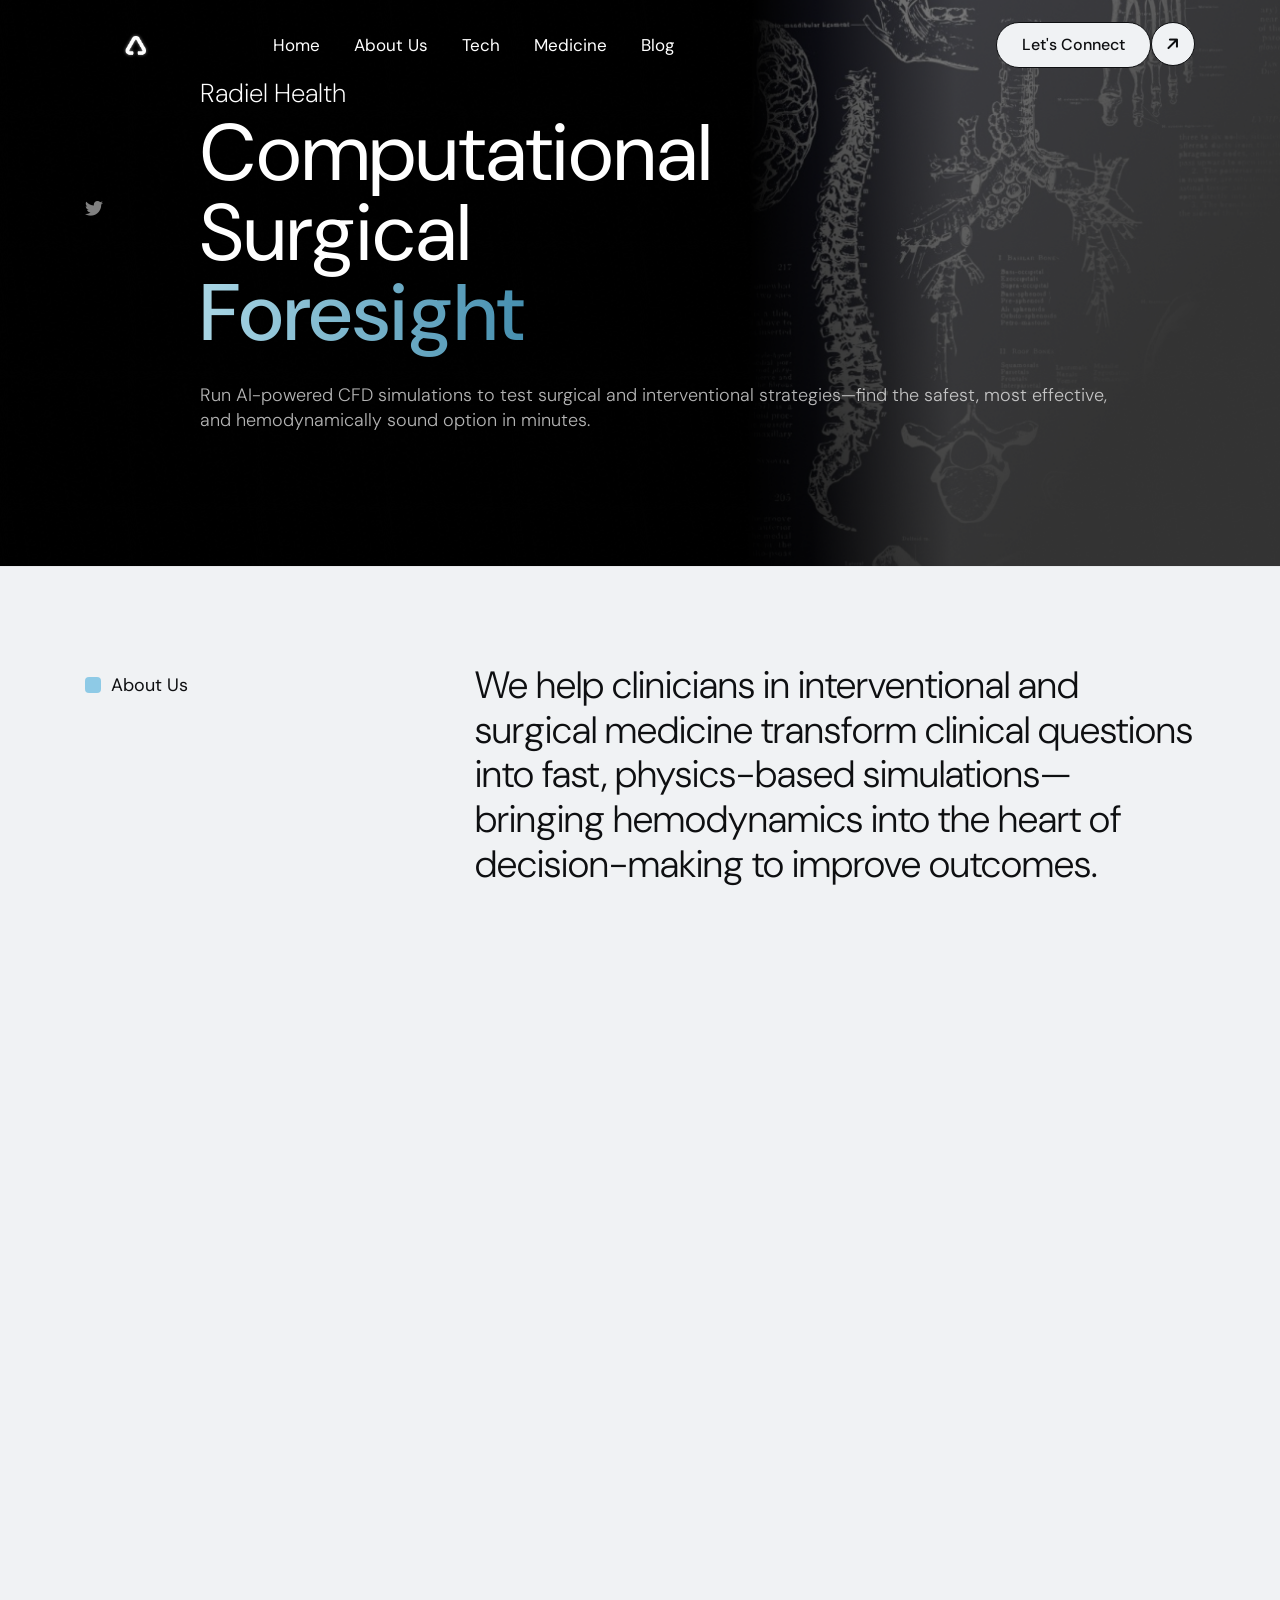
<file: index.html>
<!DOCTYPE html>
<html lang="en">

<head>
  <meta charset="UTF-8">
  <meta http-equiv="X-UA-Compatible" content="IE=edge">
  <meta name="viewport" content="width=device-width, initial-scale=1.0">
  <meta name="description" content="Radiel Health Home Page- Computational Surgical Foresight">
  <meta name="keywords" content="Radiel Health, Computational Surgical Foresight, AI-powered CFD simulations, surgical strategies, hemodynamics, medical technology">

  <title>Radiel Health</title>

  <!-- Fav Icon -->
  <link rel="icon" type="image/x-icon" href="assets/imgs/logo/favicon.png">





  <!-- Vendor CSS Files -->
  <link rel="stylesheet" href="assets/vendor/bootstrap.min.css">
  <link rel="stylesheet" href="assets/vendor/all.min.css">
  <link rel="stylesheet" href="assets/vendor/swiper-bundle.min.css">
  <link rel="stylesheet" href="assets/vendor/progressbar.css">
  <link rel="stylesheet" href="assets/vendor/meanmenu.min.css">
  <link rel="stylesheet" href="assets/vendor/magnific-popup.css">
  <link rel="stylesheet" href="assets/vendor/animate.min.css">
  <link rel="stylesheet" href="assets/vendor/nice-select.css">

  <!-- Template Main CSS File -->
  <link rel="stylesheet" href="assets/css/style.css">

  <!-- Custom styles for equal sizing -->
  <style>
    .about-area-6 .section-content {
      display: flex;
      justify-content: space-between;
      align-items: center;
      gap: 20px;
    }
    
    .about-area-6 .thumb.thumb-3 {
      flex: 1;
      max-width: 33.333%;
      margin: 0;
    }

    .about-area-6 {
      padding-bottom: 50px;   /* Reduced padding */
      margin-bottom: 60px;    /* Back to original margin */
      position: relative;     /* Ensure proper stacking */
      z-index: 1;            /* Keep it above background but below other sections */
    }

    .about-area-6-inner {
      padding: 60px 0;       /* Add vertical padding to inner container */
    }

    /* Custom styling for Evidence-Informed Surgical Support */
    .process-area .section-title,
    .about-area-4 .section-title {
      font-size: 48px;  /* Larger font size */
      line-height: 1.2;  /* Comfortable line height */
      margin-bottom: 30px;  /* Space below the title */
      font-weight: 400;  /* Normal weight */
    }

    .process-area .section-subtitle,
    .about-area-4 .section-subtitle {
      font-size: 18px;  /* Subtitle size */
      margin-bottom: 15px;  /* Space below subtitle */
    }

    /* Custom styling for GNN section title */
    .video-area .section-title {
      font-size: 48px;  /* Match Evidence-Informed Surgical Support size */
      line-height: 1.2;  /* Comfortable line height */
      margin-bottom: 30px;  /* Space below the title */
      font-weight: 400;  /* Normal weight */
    }

    /* Hero section title styling */
    .hero-area-5 .section-title {
      font-size: 80px;  /* Larger hero title */
      line-height: 1;   /* Tighter line height to maintain section size */
      font-weight: 400; /* Normal weight */
      margin-bottom: 30px;
    }

    /* Hide explore details buttons */
    .hero-area-5 .btn-wrapper {
      display: none; /* Hide the buttons completely */
    }

    /* Maintain section spacing but reduce bottom padding */
    .hero-area-5 .section-content-wrapper {
      padding: inherit;  /* Keep existing padding */
      padding-bottom: 40px;  /* Reduced bottom padding */
    }

    .hero-area-5-inner.section-spacing {
      padding-bottom: 60px;  /* Reduced section spacing */
    }

    /* Footer background styling */
    .footer-area-2 {
      position: relative;
      background-color: #1a1a1a;  /* Dark background color */
    }

    .footer-area-2 .area-bg {
      position: absolute;
      top: 0;
      left: 0;
      width: 100%;
      height: 100%;
      opacity: 0.1;  /* Adjust the opacity of the background pattern */
    }

    /* Sticky header styling */
    .header-sticky.sticky {
      background-color: rgba(26, 26, 26, 0.95);  /* Dark semi-transparent background */
      backdrop-filter: blur(10px);  /* Blur effect for glass morphism */
      -webkit-backdrop-filter: blur(10px);  /* For Safari support */
      box-shadow: 0 4px 30px rgba(0, 0, 0, 0.1);  /* Subtle shadow */
    }

    .header-sticky.sticky .header-logo img {
      filter: brightness(0) invert(1);  /* Make logo white when sticky */
    }

    /* Subtitle decoration styling */
    .section-subtitle:before {
      background-color: #8ECAE6 !important;  /* Light blue color */
      width: 10px;
      height: 10px;
      border-radius: 2px;
    }
    
    /* Targeted fix for neurosurgery section only */
    .service-area .services-wrapper-box .service-box-1:nth-child(3) .content {
      overflow: visible !important;
      height: auto !important;
      min-height: auto !important;
      padding-bottom: 50px !important;
    }
    
    .service-area .services-wrapper-box .service-box-1:nth-child(3) .service-list {
      margin-bottom: 30px !important;
    }
    
    .service-area .services-wrapper-box .service-box-1:nth-child(3) .service-box-inner.body {
      overflow: visible !important;
      padding-bottom: 60px !important;
    }

    /* Make sure the decoration shows on light and dark backgrounds */
    .section-subtitle.light:before {
      background-color: #8ECAE6 !important;
    }
  </style>

</head>


<body class="body-wrapper body-marketing-agency">

  <!-- Preloader -->
  <div id="preloader">
    <div id="container" class="container-preloader">
      <div class="animation-preloader">
        <div class="spinner"></div>

      </div>
      <div class="loader-section section-left"></div>
      <div class="loader-section section-right"></div>
    </div>
  </div>



  <!-- Sroll to top -->
  <div class="progress-wrap">
    <svg class="progress-circle svg-content" width="100%" height="100%" viewBox="-1 -1 102 102">
      <path d="M50,1 a49,49 0 0,1 0,98 a49,49 0 0,1 0,-98"></path>
    </svg>
  </div>

  <!-- side toggle start -->
  <aside class="fix">
    <div class="side-info">
      <div class="side-info-content">
        <div class="offset-widget offset-header">
          <div class="offset-logo">
            <a href="index.html">
              <img src="assets/imgs/logo/logo.png" alt="site logo">
            </a>
          </div>
          <button id="side-info-close" class="side-info-close">
            <i class="fas fa-times"></i>
          </button>
        </div>
        <div class="mobile-menu d-xl-none fix"></div>
        <div class="offset-info-box">
          <h2 class="title">Contact Us</h2>
          <div class="text-wrapper">
            <p class="text">Want to learn more about our technology?</p>
          </div>
          <div class="t-btn-group">
            <a class="t-btn t-btn-primary" href="mailto:hello@radielhealth.com">Email Us</a>
          </div>
        </div>
        
        <div class="offset-widget-box">
          <div class="social-links">
            <a href="https://x.com/HelloRadiel"><i class="fa-brands fa-twitter"></i></a>
          </div>
        </div>
      </div>
    </div>
  </aside>
  <div class="offcanvas-overlay"></div>
  <!-- side toggle end -->

  <!-- search modal start -->
  <div class="modal fade" id="search-template" data-bs-backdrop="static" data-bs-keyboard="false" tabindex="-1"
    aria-labelledby="search-template" aria-hidden="true">
    <button type="button" class="btn-close" data-bs-dismiss="modal" aria-label="Close"></button>
    <div class="modal-dialog modal-dialog-centered">
      <div class="modal-content">
        <div class="modal-body">
          <form action="#" class="form-search">
            <input type="text" placeholder="Search">
            <button type="submit"><i class="fa-solid fa-magnifying-glass"></i></button>
          </form>
        </div>
      </div>
    </div>
  </div>
  <!-- search modal end -->

  <!-- Header area start -->
  <header class="header-area-5">
    <div class="header-main header-sticky">
      <div class="container large">
        <div class="header-area-5-inner">
          <div class="header-logo">
            <a href="index.html">
              <img src="assets/imgs/logo/logo-light.png" class="normal-logo" alt="Site Logo">
            </a>
          </div>
          <div class="header-nav">
            <nav class="main-menu">
              <ul>
                <li><a href="index.html">Home</a></li>
                <li><a href="#about">About Us</a></li>
                <li><a href="#tech">Tech</a></li>
                <li><a href="#medical-impact">Medicine</a></li>
                <li><a href="https://radielhealth.notion.site/">Blog</a></li>
              </ul>
            </nav>
          </div>
          <div class="header-button">
            <div class="t-btn-group">
              <a class="t-btn t-btn-circle" href="mailto:hello@radielhealth.com">
                <i class="fa-solid fa-arrow-right"></i>
              </a>
              <a class="t-btn t-btn-primary" href="mailto:hello@radielhealth.com">Let's Connect</a>
              <a class="t-btn t-btn-circle" href="mailto:hello@radielhealth.com">
                <i class="fa-solid fa-arrow-right"></i>
              </a>
            </div>
          </div>
          <div class="header-offcanvas d-xl-none">
            <button class="side-toggle">
              <i class="fa-solid fa-bars"></i></button>
          </div>
        </div>
      </div>
    </div>
  </header>
  <!-- Header area end -->

  <div class="has-smooth" id="has_smooth"></div>
  <div id="smooth-wrapper">
    <div id="smooth-content">



      <main>

        <!-- hero area stat  -->
        <section class="hero-area-5">
          <div class="area-bg">
            <img src="assets/imgs/shape/radiel_background.png" alt="image">
    
            <div class="dots">
    
            </div>
          </div>
          <div class="container large">
            <div class="hero-area-5-inner section-spacing">
              <div class="section-content-wrapper section-spacing-top">
                <div class="social-links">
                  <a href="https://x.com/HelloRadiel"><i class="fa-brands fa-twitter"></i></a>
                </div>
                <div class="section-content">
                  <div class="section-title-wrapper">
                    <div class="subtitle-wrapper">
                      <span class="section-subtitle char-anim" data-delay="0.60">Radiel Health</span>
                    </div>
                    <div class="title-wrapper fade-anim" data-delay="0.75">
                      <h1 class="section-title">Computational<br>Surgical<br><span style="background: linear-gradient(to right, #A9D6E5, #468FAF); -webkit-background-clip: text; -webkit-text-fill-color: transparent;">Foresight</span></h1>
                    </div>
                  </div>
                  <div class="text-wrapper fade-anim" data-delay="0.90">
                    <p class="text">Run AI-powered CFD simulations to test surgical and interventional strategies—find the safest, most effective, and hemodynamically sound option in minutes.</p>
                  </div>
                  <div class="btn-wrapper fade-anim">
                    <a class="t-btn t-btn-primary" href="mailto:hello@radielhealth.com">Explore Services</a>
                  </div>
                </div>
                <div class="area-shape-image fade-anim" data-delay="1.20" data-direction="top" data-offset="100"
                  data-ease="bounce">
                  <div class="shape-1">
 
                  </div>
                </div>
              </div>
            </div>
          </div>
        </section>
        <!-- hero area end  -->

        <!-- about area start  -->
        <section id="about" class="about-area-5">
          <div class="container">
            <div class="about-area-5-inner section-spacing">
              <div class="section-content-wrapper">
                <div class="content-first fade-anim" data-direction="right">
                  <div class="subtitle-wrapper">
                    <span class="section-subtitle">About Us</span>
                  </div>
                  <div class="content-shape-1">
             
                  </div>
                </div>
                <div class="section-content fade-anim" data-direction="left">
                  <div class="section-title-wrapper">
                    <div class="title-wrapper">
                      <h2 class="section-title">We help clinicians in interventional and surgical medicine transform clinical questions into fast, physics-based simulations—bringing hemodynamics into the heart of decision-making to improve outcomes. </h2>
                    </div>
                  </div>
                  <!-- Removing About Us button wrapper -->
                </div>
              </div>

              <!-- process area start  -->
        <section class="process-area page-services">
          <div class="process-area-inner section-spacing">
            <div class="container">
              <div class="section-header">
                <div class="section-title-wrapper">
                  <!-- <div class="subtitle-wrapper fade-anim">
                    <span class="section-subtitle">About Us</span>
                  </div> -->
                  <div class="title-wrapper fade-anim">
                    <h2 class="section-title">Evidence-Informed Surgical Support</h2>
                  </div>
                </div>
                <div class="btn-wrapper fade-anim">
                  <div class="t-btn-group">
    
                    </a>

                    </a>
                  </div>
                </div>
              </div>
            </div>            <div class="process-wrapper-box fade-anim">
              <div class="container">
                <div class="process-wrapper">
                  <div class="process-box-1 fade-anim">
                    <span class="number">01</span>
                    <div class="thumb">
                      <img src="assets/imgs/icon/icon-1.webp" alt="image">
                    </div>
                    <div class="content">
                      <h3 class="title">Prevent Long-Term Complications</h3>
                      <p class="text">We understand blood flow to identify procedures with decreased complications such as fibrosis.
                        </p>
                    </div>
                  </div>
                  <div class="process-box-1 fade-anim">
                    <span class="number">02</span>
                    <div class="thumb">
                      <img src="assets/imgs/icon/icon-2.webp" alt="image">
                    </div>
                    <div class="content">
                      <h3 class="title">Visualize Blood Flow for Patients</h3>
                      <p class="text">By studying both anatomy and fluid behaviour across different interventions, we can personalize surgeries.</p>
                    </div>
                  </div>
                  <div class="process-box-1 fade-anim">
                    <span class="number">03</span>
                    <div class="thumb">
                      <img src="assets/imgs/icon/icon-3.webp" alt="image">
                    </div>
                    <div class="content">
                      <h3 class="title">Optimize Placement Sites for Interventions</h3>
                      <p class="text">We support surgical design by flagging the vascular access sites most likely to optimize patency.</p>
                    </div>
                  </div>
                </div>
              </div>
            </div>
          </div>
        </section>
        <!-- process area end  -->
   
            </div>
          </div>
        </section>
        <!-- about area end  -->
     <!-- video area start  -->
     <section id="tech" class="video-area fade-anim">
      <div class="area-bg">
        <img src="assets/imgs/shape/tech_background.png" alt="image" style="width: 100%; height: 100%; object-fit: cover; position: absolute; top: 0; left: 0;">
      </div>
      <div class="container">
        <div class="video-area-inner section-spacing">
          <div class="section-content">
            <div class="section-title-wrapper">
              <div class="subtitle-wrapper fade-anim">
                <span class="section-subtitle" style="color: #FFFFFF;">Our Technology</span>
              </div>
              <div class="title-wrapper fade-anim ">
                <h2 class="section-title">We use AI to predict CFD data & speed up simulations.
                  </h2>
              </div>
            </div>
          </div>
        </div>
      </div>
    </section>
    <!-- video area end  -->
        <!-- services area start  -->
        <section class="service-area-5 fade-anim">
          <div class="container">
            <div class="service-area-5-inner section-spacing-top">
              <div class="section-header">
                <div class="section-title-wrapper fade-anim">
                  <div class="subtitle-wrapper">
                    <span class="section-subtitle">Our Technology</span>
                  </div>
                </div>
                <div class="btn-wrapper fade-anim">
                  <div class="t-btn-group">
                    <a class="t-btn t-btn-circle" href="mailto:hello@radielhealth.com">
                      <i class="fa-solid fa-arrow-right"></i>
                    </a>
                    <a class="t-btn t-btn-primary" href="mailto:hello@radielhealth.com">Our Services</a>
                    <a class="t-btn t-btn-circle" href="mailto:hello@radielhealth.com">
                      <i class="fa-solid fa-arrow-right"></i>
                    </a>
                  </div>
                </div>
              </div>
              <div class="services-wrapper-box fade-anim">
                <div class="services-wrapper">
                  <div class="area-bg">
                    <img src="assets/imgs/shape/tech_background.jpg" alt="image">
                  </div>
                  <ul class="nav nav-pills" id="pills-tab" role="tablist">
                    <li class="nav-item" role="presentation">
                      <div class="nav-link active" id="pills-home-tab" data-bs-toggle="pill"
                        data-bs-target="#pills-home" role="tab" aria-controls="pills-home" aria-selected="true">
                        <div class="service-name">
                          <h2 class="title">Computational Fluid Dynamics (CFD) <span class="number">/01</span></h2>
                        </div>
                      </div>
                    </li>
                    <li class="nav-item" role="presentation">
                      <div class="nav-link" id="pills-profile-tab" data-bs-toggle="pill" data-bs-target="#pills-profile"
                        role="tab" aria-controls="pills-profile" aria-selected="false">
                        <div class="service-name">
                          <h2 class="title">Graph Neural Networks (GNNs) <span class="number">/02</span></h2>
                        </div>
                      </div>
                    </li>
                    <li class="nav-item" role="presentation">
                      <div class="nav-link" id="pills-contact-tab" data-bs-toggle="pill" data-bs-target="#pills-contact"
                        role="tab" aria-controls="pills-contact" aria-selected="false">
                        <div class="service-name">
                          <h2 class="title">Radiology-Guided CFD Pipeline<span class="number">/03</span></h2>
                        </div>
                      </div>
                    </li>
                    <li class="nav-item" role="presentation">
                      <div class="nav-link" id="pills-disabled-tab" data-bs-toggle="pill"
                        data-bs-target="#pills-disabled" role="tab" aria-controls="pills-disabled"
                        aria-selected="false">
                        <div class="service-name">
                          <h2 class="title">Physics Residuals & Error Analysis<span class="number">/04</span></h2>
                        </div>
                      </div>
                    </li>
                  </ul>
                  <div class="tab-content" id="pills-tabContent">
                    <div class="tab-pane fade show active" id="pills-home" role="tabpanel"
                      aria-labelledby="pills-home-tab" tabindex="0">
                      <div class="service-box-5">
                        <div class="area-bg">
                          <img src="assets/imgs/shape/shape-33.webp" alt="image">
                        </div>
                        <div class="thumb">
                          <img src="assets/imgs/icon/icon-10.webp" alt="image">
                        </div>
                        <div class="content">
                          <h3 class="title">Computational Fluid Dynamics</h3>
                          <p class="text">We run CFD simulations in vascular, cardiac and neurovascular interventions to build training datasets for our AI models. We are studying the following metrics: </p>
                          <div class="feature-list">
                            <ul>
                              <li>Wall Shear Stress (WSS)</li>
                              <li>Oscillatory Shear Index (OSI)</li>
                              <li>Time Averaged Wall Shear Stress (TAWSS)</li>
                              <li>Energy Loss</li>
                            </ul>
                          </div>
                          <!-- Removing "View Details" button -->
                        </div>
                      </div>
                    </div>
                    <div class="tab-pane fade" id="pills-profile" role="tabpanel" aria-labelledby="pills-profile-tab"
                      tabindex="0">
                      <div class="service-box-5">
                        <div class="area-bg">
                          <img src="assets/imgs/shape/shape-33.webp" alt="image">
                        </div>
                        <div class="thumb">
                          <img src="assets/imgs/icon/icon-28.webp" alt="image">
                        </div>
                        <div class="content">
                          <h3 class="title">Graph Neural Networks (GNNs)</h3>
                          <p class="text">GNNs are AI models where nodes and edges represent blood vessel anatomy and flow. These help capture how vessel structure influences blood dynamics and:</p>
                          <div class="feature-list">
                            <ul>
                              <li>Obtain CFD data without long simulations</li>
                              <li>Get real-time predictions of blood flow</li>
                              <li>Personlize interventions</li>
                              <li>Identify high risk complications</li>
                            </ul>
                          </div>
                          <!-- Removing "View Details" button -->
                        </div>
                      </div>
                    </div>
                    <div class="tab-pane fade" id="pills-contact" role="tabpanel" aria-labelledby="pills-contact-tab"
                      tabindex="0">
                      <div class="service-box-5">
                        <div class="area-bg">
                          <img src="assets/imgs/shape/shape-33.webp" alt="image">
                        </div>
                        <div class="thumb">
                          <img src="assets/imgs/icon/icon-29.webp" alt="image">
                        </div>
                        <div class="content">
                          <h3 class="title">Radiology-Guided CFD Pipeline</h3>
                          <p class="text">We streamline the process of using medical imaging for flow modeling. Our pipeline segments vessels and prepares them for simulation with minimal manual input.</p>
                          <div class="feature-list">
                            <ul>
                              <li>Supports CT, MRI, ultrasound</li>
                              <li>Automatic vessel segmentation</li>
                              <li>Reconstructs 3D Models</li>
                              <li>Uses filetypes already in the clinic</li>
                            </ul>
                          </div>
                          <!-- Removing "View Details" button -->
                        </div>
                      </div>
                    </div>
                    <div class="tab-pane fade" id="pills-disabled" role="tabpanel" aria-labelledby="pills-disabled-tab"
                      tabindex="0">
                      <div class="service-box-5">
                        <div class="area-bg">
                          <img src="assets/imgs/shape/shape-33.webp" alt="image">
                        </div>
                        <div class="thumb">
                          <img src="assets/imgs/icon/icon-30.webp" alt="image">
                        </div>
                        <div class="content">
                          <h3 class="title">Physics Residuals & Error Analysis</h3>
                          <p class="text">We monitor the outputs our AI models generate and evaluate physics equations with them. This ensures our models are always grounded in physics.
                          </p>
                          <div class="feature-list">
                            <ul>
                              <li>Navier-Stokes Equations</li>
                              <li>Continuity Equation</li>
                              <li>Momentum Equation</li>
                              <li>Energy Equation</li>
                            </ul>
                          </div>
                          <!-- Removing "View Details" button -->
                        </div>
                      </div>
                    </div>
                  </div>
                </div>
              </div>
        </section>
        <!-- services area end  -->

                        <!-- about area start  -->
                        <section id="medical-impact" class="about-area-4">
                          <div class="container">
                            <div class="about-area-4-inner section-spacing">
                              <div class="section-content-wrapper">
                                <div class="thumb fade-anim" data-direction="left">
                                  <img src="assets/imgs/shape/shape-23.webp" alt="image">
                                </div>
                                <div class="section-content">
                                  <div class="section-title-wrapper fade-anim">
                                    <div class="subtitle-wrapper">
                                      <span class="section-subtitle">The Medical Impact</span>
                                    </div>
                                    <div class="title-wrapper">
                                      <h2 class="section-title">Shaping the Future of Medicine</h2>
                                    </div>
                                  </div>
                                  <div class="text-wrapper fade-anim" data-direction="right">
                                    <p class="text">We are passionate about using our AI models to improve patient outcomes.</p>
                                    <p class="text">We anticipate that our models could be used in cardiothoracic surgery, vascular surgery, interventional radiology and neurovascular surgery. Scroll further to learn more.</p>
                                  </div>
                                </div>
                              </div>
                            </div>
                          </div>
                        </section>
                        <!-- about area end  -->
          <!-- about area start  -->
          <div class="about-area-6">
            <div class="about-area-6-inner">
              <div class="section-content fade-anim">
                <div class="thumb thumb-3">
                  <span class="brand-text">Vascular Surgery</span>
                  <div class="image img_anim_reveal">
                    <img src="assets/imgs/shape/avf.png" alt="image">
                  </div>
                </div>
                <div class="thumb thumb-3">
                  <span class="brand-text">Cardiac Surgery</span>
                  <div class="image img_anim_reveal">
                    <img src="assets/imgs/shape/cardio.png" alt="image">
                  </div>
                </div>
                <div class="thumb thumb-3">
                  <span class="brand-text">Neurosurgery</span>
                  <div class="image img_anim_reveal">
                    <img src="assets/imgs/shape/neurovas.png" alt="image">
                  </div>
                </div>
              </div>
            </div>
          </div>
          <!-- about area end  -->

        <!-- service area start  -->
        <section class="service-area">
          <div class="service-area-inner section-spacing-top">
            <div class="container">
              <div class="section-header">
                <div class="section-title-wrapper fade-anim">
                  <div class="subtitle-wrapper">
                    <span class="section-subtitle">The Medical Impact</span>
                  </div>
                  <div class="title-wrapper">
    
                  </div>
                </div>
                <div class="btn-wrapper fade-anim">
                  <div class="t-btn-group">
                    <a class="t-btn t-btn-circle" href="mailto:hello@radielhealth.com">
                      <i class="fa-solid fa-arrow-right"></i>
                    </a>
                    <a class="t-btn t-btn-primary" href="mailto:hello@radielhealth.com">See All Services</a>
                    <a class="t-btn t-btn-circle" href="mailto:hello@radielhealth.com">
                      <i class="fa-solid fa-arrow-right"></i>
                    </a>
                  </div>
                </div>
              </div>
            </div>
            <div class="services-wrapper-box">
              <div class="services-wrapper header-stacking-items">
                <div class="service-box-1 item">
                  <div class="container">
                    <div class="header">
                      <div class="number">(01)</div>
                      <h3 class="title">Vascular Surgery <span><img src="assets/imgs/shape/shape-50.webp" alt="image"></span></h3>
                    </div>
                    <div class="service-box-inner body">
                      <div class="btn-wrapper">
                        <div class="t-btn">
                          <!-- Removed "Show Details" text -->
                          <svg viewBox="0 0 123 115" fill="none" xmlns="http://www.w3.org/2000/svg">
                            <path fill-rule="evenodd" clip-rule="evenodd"
                              d="M7.67648 102.817L94.6863 16.8148H0.999996V0.999997H122V108.409H106V27.9975L18.9902 114L7.67648 102.817Z"
                              stroke="#FFFFFF" />
                          </svg>
                        </div>
                      </div>
                      <div class="content">
                        <p class="text">This includes vascular access and stent placement. For example, AV Fistula & graft patency are based on blood flow. We predict the optimal site that allows for graft patency and demonstrate the estimated blood flow maps.</p>
                        <ul class="service-list">
                          <li>1. AV Fistula/Graft Patency Prediction</li>
                          <li>2. Aortic Aneurysm Prediction</li>
                          <li>3. Endovascular Stent Placement</li>
                        </ul>
                      </div>
                    </div>
                  </div>
                </div>
                <div class="service-box-1 item">
                  <div class="container">
                    <div class="header">
                      <div class="number">(02)</div>
                      <h3 class="title">Cardiac Surgery <span><img src="assets/imgs/shape/shape-50.webp" alt="image"></span>
                      </h3>
                    </div>
                    <div class="service-box-inner body">
                      <div class="btn-wrapper">
                        <div class="t-btn">
                          <!-- Removed "Show Details" text -->
                          <svg viewBox="0 0 123 115" fill="none" xmlns="http://www.w3.org/2000/svg">
                            <path fill-rule="evenodd" clip-rule="evenodd"
                              d="M7.67648 102.817L94.6863 16.8148H0.999996V0.999997H122V108.409H106V27.9975L18.9902 114L7.67648 102.817Z"
                              stroke="#FFFFFF" />
                          </svg>
                        </div>
                      </div>
                      <div class="content">
                        <p class="text">This includes high-risk cardiac procedures such as graft, valve placement and reconstructions. For example, in pediatric cases, we work on optimizing long-term flow in patients.</p>
                        <ul class="service-list">
                          <li>1.  Coronary Artery Bypass Graft (CABG) Flow</li>
                          <li>2. Aortic Valve Replacement (AVR) Flow</a></li>
                          <li>3. Fontan Circuit Optimization</li>
                        </ul>
                      </div>
                    </div>
                  </div>
                </div>
                <div class="service-box-1 item">
                  <div class="container">
                    <div class="header">
                      <div class="number">(03)</div>
                      <h3 class="title">Neurosurgery<span><img src="assets/imgs/shape/shape-50.webp" alt="image"></span>
                      </h3>
                    </div>
                    <div class="service-box-inner body">
                      <div class="btn-wrapper">
                        <div class="t-btn">
                          <!-- Removed "Show Details" text -->
                          <svg viewBox="0 0 123 115" fill="none" xmlns="http://www.w3.org/2000/svg">
                            <path fill-rule="evenodd" clip-rule="evenodd"
                              d="M7.67648 102.817L94.6863 16.8148H0.999996V0.999997H122V108.409H106V27.9975L18.9902 114L7.67648 102.817Z"
                              stroke="#FFFFFF" />
                          </svg>
                        </div>
                      </div>
                      <div class="content">
                        <p class="text">This includes cerebrovascular procedures where personalized blood flow modeling can improve outcomes such as rupture prevention and long-term durability. Using AI and CFD, we support neurosurgeons in reducing uncertainty and enhancing surgical planning.</p>
                        <ul class="service-list">
                          <li>1. Intracranial Aneurysm Rupture Risk Prediction</li>
                          <li>2. Flow Diversion and Stent Planning</li>
                          <li>3. Arteriovenous Malformation (AVM) Flow Analysis</li>
                        </ul>
                      </div>
                    </div>
                  </div>
                </div>
              </div>
            </div>
            <div class="final"></div>
          </div>
        </section>
        <!-- service area end  -->

      </main>

      <!-- footer area start  -->
      <footer class="footer-area-2">
        <div class="area-bg">
          <img src="assets/imgs/shape/footer.png" alt="image">
        </div>
        <div class="cta-area fade-anim">
          <div class="container">
            <div class="cta-area-inner">
              <div class="section-header">
                <div class="section-title-wrapper fade-anim">
                  <div class="subtitle-wrapper">
                    <span class="section-subtitle">Pilot our Technology!</span>
                  </div>
                  <div class="title-wrapper">
                    <h2 class="section-title">Connect for a Demo</h2>
                  </div>
                </div>
                <div class="btn-wrapper fade-anim">
                  <div class="t-btn-group">
                    <a class="t-btn t-btn-circle" href="mailto:hello@radielhealth.com">
                      <i class="fa-solid fa-arrow-right"></i>
                    </a>
                    <a class="t-btn t-btn-primary" href="mailto:hello@radielhealth.com">Contact Us</a>
                    <a class="t-btn t-btn-circle" href="mailto:hello@radielhealth.com">
                      <i class="fa-solid fa-arrow-right"></i>
                    </a>
                  </div>
                </div>
              </div>
            </div>
          </div>
        </div>
        <div class="container">
          <div class="footer-widget-wrapper-box">
            <div class="footer-widget-wrapper">
              <div class="footer-widget-box">
                <div class="info-box">
                  <div class="footer-logo">
                    <a href="index.html"><img src="assets/imgs/logo/footer.png" alt="site logo"></a>
                  </div>
                  <div class="text-wrapper">
                    <p class="text">Predictive blood flow for surgical planning.</p>
                  </div>
                  <div class="social-links">
                    <a href="https://x.com/HelloRadiel"><i class="fa-brands fa-twitter"></i></a>
                  </div>
                </div>
              </div>
              <div class="footer-widget-box">

                </ul>
              </div>
              <div class="footer-widget-box">
      
                </ul>
              </div>
              <div class="footer-widget-box">
                <h2 class="title">Contact Us</h2>
                <ul class="footer-nav-list contact">
                  <li><span class="nav-title">Email Us</span><a href="mailto:hello@radielhealth.com">hello@radielhealth.com</a></li>
                  <li><span class="nav-title">Locations</span>Brisbane, Australia<br> Toronto, Canada</li>
                </ul>
              </div>
            </div>
          </div>
        </div>
        <div class="copyright-area">
          <div class="container">
            <div class="copyright-area-inner">
              <div class="copyright-text">
                <p class="text">Copyright © 2025 <a href="#">Radiel Health</a>. 
              </div>
              <ul class="copyright-nav-list">
     
              </ul>
            </div>
          </div>
        </div>
      </footer>
      <!-- footer area end  -->

    </div>
  </div>



  <!-- Vendor JS Files -->
  <script src="assets/vendor/jquery-3.7.1.min.js"></script>
  <script src="assets/vendor/bootstrap.bundle.min.js"></script>
  <script src="assets/vendor/jquery.magnific-popup.min.js"></script>
  <script src="assets/vendor/swiper-bundle.min.js"></script>
  <script src="assets/vendor/counter.js"></script>
  <script src="assets/vendor/progressbar.js"></script>
  <script src="assets/vendor/gsap.min.js"></script>
  <script src="assets/vendor/ScrollSmoother.min.js"></script>
  <script src="assets/vendor/ScrollTrigger.min.js"></script>
  <script src="assets/vendor/SplitText.min.js"></script>
  <script src="assets/vendor/jquery.meanmenu.min.js"></script>
  <script src="assets/vendor/jquery.nice-select.min.js"></script>
  <script src="assets/vendor/backToTop.js"></script>

  <!-- Template Main JS File -->
  <script src="assets/js/main.js"></script>



</body>

</html>
</html>
</file>
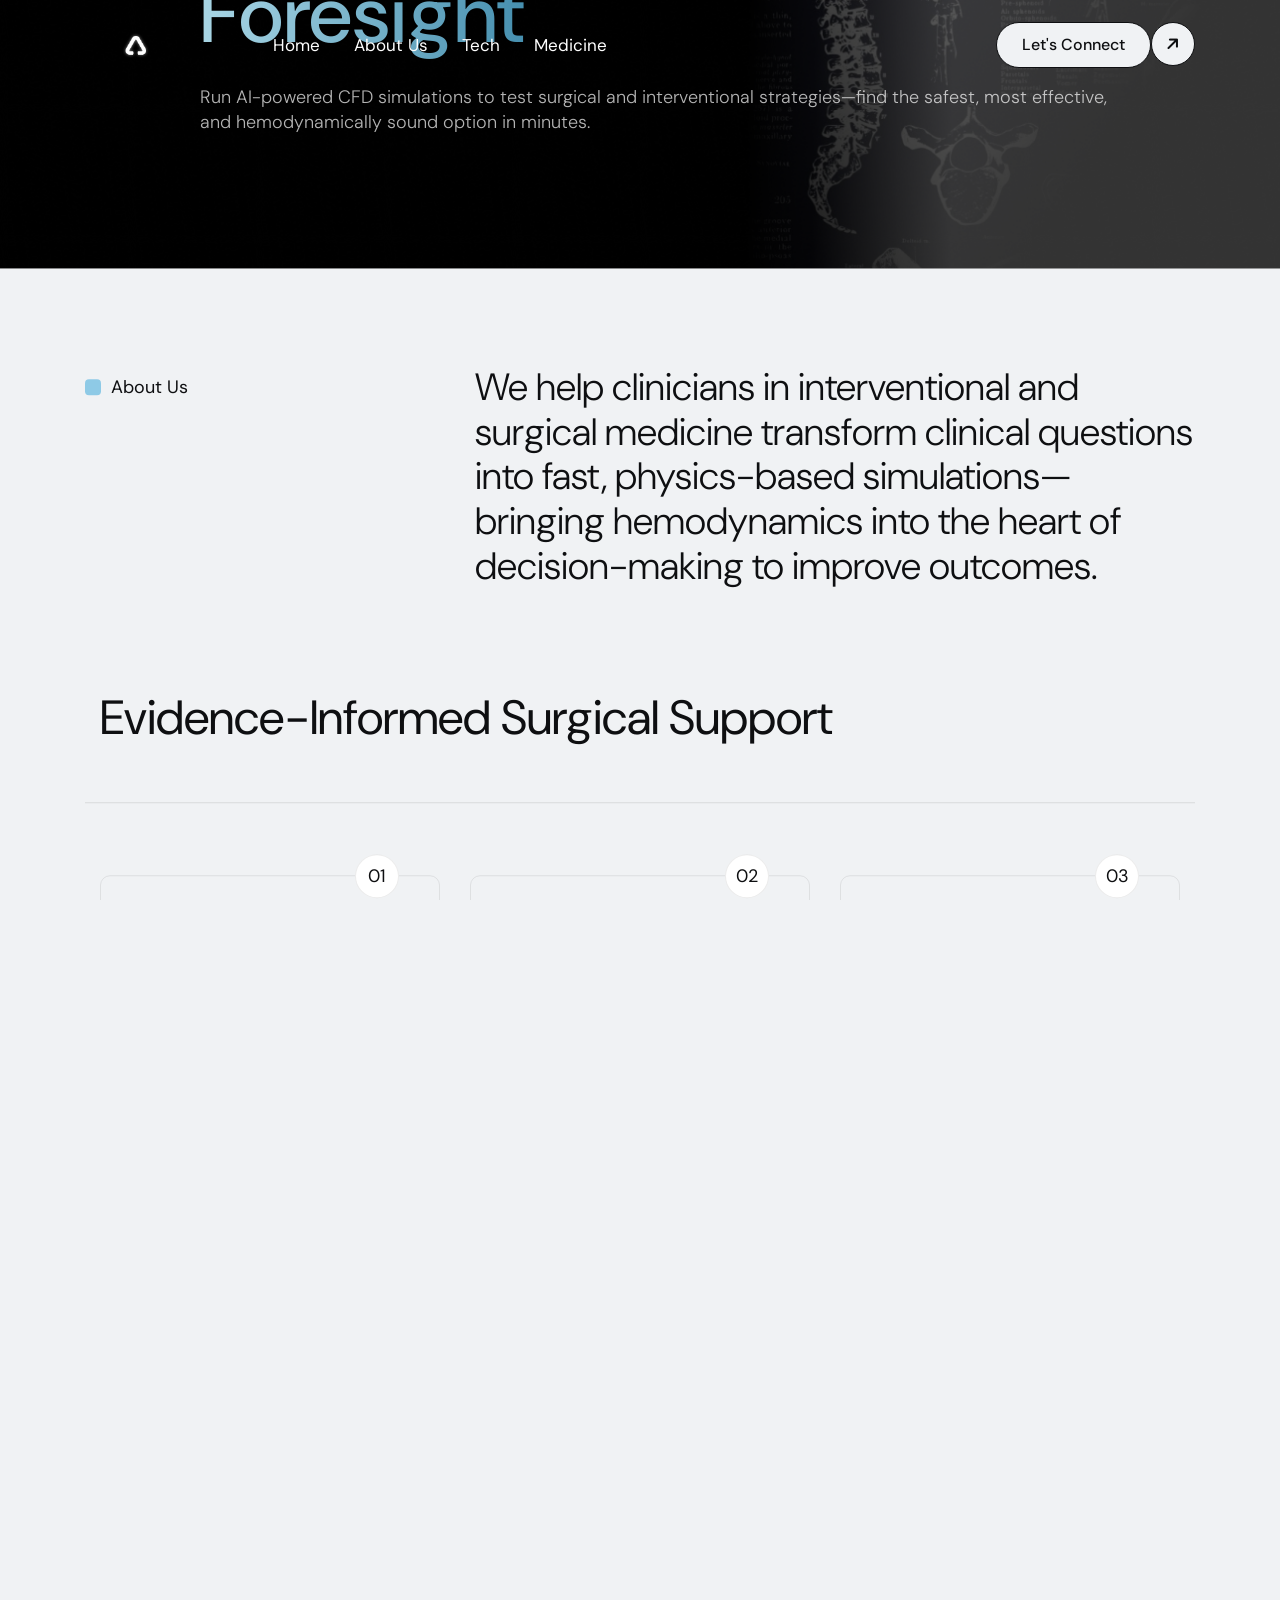
<file: Website Folder/index.html>
<!DOCTYPE html>
<html lang="en">

<head>
  <meta charset="UTF-8">
  <meta http-equiv="X-UA-Compatible" content="IE=edge">
  <meta name="viewport" content="width=device-width, initial-scale=1.0">
  <meta name="description" content="Feux HTML Template">

  <title>Radiel Health</title>

  <!-- Fav Icon -->
  <link rel="icon" type="image/x-icon" href="assets/imgs/logo/favicon.png">





  <!-- Vendor CSS Files -->
  <link rel="stylesheet" href="assets/vendor/bootstrap.min.css">
  <link rel="stylesheet" href="assets/vendor/all.min.css">
  <link rel="stylesheet" href="assets/vendor/swiper-bundle.min.css">
  <link rel="stylesheet" href="assets/vendor/progressbar.css">
  <link rel="stylesheet" href="assets/vendor/meanmenu.min.css">
  <link rel="stylesheet" href="assets/vendor/magnific-popup.css">
  <link rel="stylesheet" href="assets/vendor/animate.min.css">
  <link rel="stylesheet" href="assets/vendor/nice-select.css">

  <!-- Template Main CSS File -->
  <link rel="stylesheet" href="assets/css/style.css">

  <!-- Custom styles for equal sizing -->
  <style>
    .about-area-6 .section-content {
      display: flex;
      justify-content: space-between;
      align-items: center;
      gap: 20px;
    }
    
    .about-area-6 .thumb.thumb-3 {
      flex: 1;
      max-width: 33.333%;
      margin: 0;
    }

    .about-area-6 {
      padding-bottom: 50px;   /* Reduced padding */
      margin-bottom: 60px;    /* Back to original margin */
      position: relative;     /* Ensure proper stacking */
      z-index: 1;            /* Keep it above background but below other sections */
    }

    .about-area-6-inner {
      padding: 60px 0;       /* Add vertical padding to inner container */
    }

    /* Custom styling for Evidence-Informed Surgical Support */
    .process-area .section-title,
    .about-area-4 .section-title {
      font-size: 48px;  /* Larger font size */
      line-height: 1.2;  /* Comfortable line height */
      margin-bottom: 30px;  /* Space below the title */
      font-weight: 400;  /* Normal weight */
    }

    .process-area .section-subtitle,
    .about-area-4 .section-subtitle {
      font-size: 18px;  /* Subtitle size */
      margin-bottom: 15px;  /* Space below subtitle */
    }

    /* Custom styling for GNN section title */
    .video-area .section-title {
      font-size: 48px;  /* Match Evidence-Informed Surgical Support size */
      line-height: 1.2;  /* Comfortable line height */
      margin-bottom: 30px;  /* Space below the title */
      font-weight: 400;  /* Normal weight */
    }

    /* Hero section title styling */
    .hero-area-5 .section-title {
      font-size: 80px;  /* Larger hero title */
      line-height: 1;   /* Tighter line height to maintain section size */
      font-weight: 400; /* Normal weight */
      margin-bottom: 30px;
    }

    /* Hide explore details buttons */
    .hero-area-5 .btn-wrapper {
      display: none; /* Hide the buttons completely */
    }

    /* Maintain section spacing but reduce bottom padding */
    .hero-area-5 .section-content-wrapper {
      padding: inherit;  /* Keep existing padding */
      padding-bottom: 40px;  /* Reduced bottom padding */
    }

    .hero-area-5-inner.section-spacing {
      padding-bottom: 60px;  /* Reduced section spacing */
    }

    /* Footer background styling */
    .footer-area-2 {
      position: relative;
      background-color: #1a1a1a;  /* Dark background color */
    }

    .footer-area-2 .area-bg {
      position: absolute;
      top: 0;
      left: 0;
      width: 100%;
      height: 100%;
      opacity: 0.1;  /* Adjust the opacity of the background pattern */
    }

    /* Sticky header styling */
    .header-sticky.sticky {
      background-color: rgba(26, 26, 26, 0.95);  /* Dark semi-transparent background */
      backdrop-filter: blur(10px);  /* Blur effect for glass morphism */
      -webkit-backdrop-filter: blur(10px);  /* For Safari support */
      box-shadow: 0 4px 30px rgba(0, 0, 0, 0.1);  /* Subtle shadow */
    }

    .header-sticky.sticky .header-logo img {
      filter: brightness(0) invert(1);  /* Make logo white when sticky */
    }

    /* Subtitle decoration styling */
    .section-subtitle:before {
      background-color: #8ECAE6 !important;  /* Light blue color */
      width: 10px;
      height: 10px;
      border-radius: 2px;
    }
    
    /* Targeted fix for neurosurgery section only */
    .service-area .services-wrapper-box .service-box-1:nth-child(3) .content {
      overflow: visible !important;
      height: auto !important;
      min-height: auto !important;
      padding-bottom: 50px !important;
    }
    
    .service-area .services-wrapper-box .service-box-1:nth-child(3) .service-list {
      margin-bottom: 30px !important;
    }
    
    .service-area .services-wrapper-box .service-box-1:nth-child(3) .service-box-inner.body {
      overflow: visible !important;
      padding-bottom: 60px !important;
    }

    /* Make sure the decoration shows on light and dark backgrounds */
    .section-subtitle.light:before {
      background-color: #8ECAE6 !important;
    }
  </style>

</head>


<body class="body-wrapper body-marketing-agency">

  <!-- Preloader -->
  <div id="preloader">
    <div id="container" class="container-preloader">
      <div class="animation-preloader">
        <div class="spinner"></div>

      </div>
      <div class="loader-section section-left"></div>
      <div class="loader-section section-right"></div>
    </div>
  </div>



  <!-- Sroll to top -->
  <div class="progress-wrap">
    <svg class="progress-circle svg-content" width="100%" height="100%" viewBox="-1 -1 102 102">
      <path d="M50,1 a49,49 0 0,1 0,98 a49,49 0 0,1 0,-98"></path>
    </svg>
  </div>

  <!-- side toggle start -->
  <aside class="fix">
    <div class="side-info">
      <div class="side-info-content">
        <div class="offset-widget offset-header">
          <div class="offset-logo">
            <a href="index.html">
              <img src="assets/imgs/logo/logo.png" alt="site logo">
            </a>
          </div>
          <button id="side-info-close" class="side-info-close">
            <i class="fas fa-times"></i>
          </button>
        </div>
        <div class="mobile-menu d-xl-none fix"></div>
        <div class="offset-info-box">
          <h2 class="title">Contact Us</h2>
          <div class="text-wrapper">
            <p class="text">Want to learn more about our technology?</p>
          </div>
          <div class="t-btn-group">
            <a class="t-btn t-btn-primary" href="mailto:hello@radielhealth.com">Email Us</a>
          </div>
        </div>
        
        <div class="offset-widget-box">
          <div class="social-links">
            <a href="https://x.com/HelloRadiel"><i class="fa-brands fa-twitter"></i></a>
          </div>
        </div>
      </div>
    </div>
  </aside>
  <div class="offcanvas-overlay"></div>
  <!-- side toggle end -->

  <!-- search modal start -->
  <div class="modal fade" id="search-template" data-bs-backdrop="static" data-bs-keyboard="false" tabindex="-1"
    aria-labelledby="search-template" aria-hidden="true">
    <button type="button" class="btn-close" data-bs-dismiss="modal" aria-label="Close"></button>
    <div class="modal-dialog modal-dialog-centered">
      <div class="modal-content">
        <div class="modal-body">
          <form action="#" class="form-search">
            <input type="text" placeholder="Search">
            <button type="submit"><i class="fa-solid fa-magnifying-glass"></i></button>
          </form>
        </div>
      </div>
    </div>
  </div>
  <!-- search modal end -->

  <!-- Header area start -->
  <header class="header-area-5">
    <div class="header-main header-sticky">
      <div class="container large">
        <div class="header-area-5-inner">
          <div class="header-logo">
            <a href="index.html">
              <img src="assets/imgs/logo/logo-light.png" class="normal-logo" alt="Site Logo">
            </a>
          </div>
          <div class="header-nav">
            <nav class="main-menu">
              <ul>
                <li><a href="index.html">Home</a></li>
                <li><a href="#about">About Us</a></li>
                <li><a href="#tech">Tech</a></li>
                <li><a href="#medical-impact">Medicine</a></li>
              </ul>
            </nav>
          </div>
          <div class="header-button">
            <div class="t-btn-group">
              <a class="t-btn t-btn-circle" href="mailto:hello@radielhealth.com">
                <i class="fa-solid fa-arrow-right"></i>
              </a>
              <a class="t-btn t-btn-primary" href="mailto:hello@radielhealth.com">Let's Connect</a>
              <a class="t-btn t-btn-circle" href="mailto:hello@radielhealth.com">
                <i class="fa-solid fa-arrow-right"></i>
              </a>
            </div>
          </div>
          <div class="header-offcanvas d-xl-none">
            <button class="side-toggle">
              <i class="fa-solid fa-bars"></i></button>
          </div>
        </div>
      </div>
    </div>
  </header>
  <!-- Header area end -->

  <div class="has-smooth" id="has_smooth"></div>
  <div id="smooth-wrapper">
    <div id="smooth-content">



      <main>

        <!-- hero area stat  -->
        <section class="hero-area-5">
          <div class="area-bg">
            <img src="assets/imgs/shape/radiel_background.png" alt="image">
    
            <div class="dots">
    
            </div>
          </div>
          <div class="container large">
            <div class="hero-area-5-inner section-spacing">
              <div class="section-content-wrapper section-spacing-top">
                <div class="social-links">
                  <a href="https://x.com/HelloRadiel"><i class="fa-brands fa-twitter"></i></a>
                </div>
                <div class="section-content">
                  <div class="section-title-wrapper">
                    <div class="subtitle-wrapper">
                      <span class="section-subtitle char-anim" data-delay="0.60">Radiel Health</span>
                    </div>
                    <div class="title-wrapper fade-anim" data-delay="0.75">
                      <h1 class="section-title">Computational<br>Surgical<br><span style="background: linear-gradient(to right, #A9D6E5, #468FAF); -webkit-background-clip: text; -webkit-text-fill-color: transparent;">Foresight</span></h1>
                    </div>
                  </div>
                  <div class="text-wrapper fade-anim" data-delay="0.90">
                    <p class="text">Run AI-powered CFD simulations to test surgical and interventional strategies—find the safest, most effective, and hemodynamically sound option in minutes.</p>
                  </div>
                  <div class="btn-wrapper fade-anim">
                    <a class="t-btn t-btn-primary" href="mailto:hello@radielhealth.com">Explore Services</a>
                  </div>
                </div>
                <div class="area-shape-image fade-anim" data-delay="1.20" data-direction="top" data-offset="100"
                  data-ease="bounce">
                  <div class="shape-1">
 
                  </div>
                </div>
              </div>
            </div>
          </div>
        </section>
        <!-- hero area end  -->

        <!-- about area start  -->
        <section id="about" class="about-area-5">
          <div class="container">
            <div class="about-area-5-inner section-spacing">
              <div class="section-content-wrapper">
                <div class="content-first fade-anim" data-direction="right">
                  <div class="subtitle-wrapper">
                    <span class="section-subtitle">About Us</span>
                  </div>
                  <div class="content-shape-1">
             
                  </div>
                </div>
                <div class="section-content fade-anim" data-direction="left">
                  <div class="section-title-wrapper">
                    <div class="title-wrapper">
                      <h2 class="section-title">We help clinicians in interventional and surgical medicine transform clinical questions into fast, physics-based simulations—bringing hemodynamics into the heart of decision-making to improve outcomes. </h2>
                    </div>
                  </div>
                  <!-- Removing About Us button wrapper -->
                </div>
              </div>

              <!-- process area start  -->
        <section class="process-area page-services">
          <div class="process-area-inner section-spacing">
            <div class="container">
              <div class="section-header">
                <div class="section-title-wrapper">
                  <!-- <div class="subtitle-wrapper fade-anim">
                    <span class="section-subtitle">About Us</span>
                  </div> -->
                  <div class="title-wrapper fade-anim">
                    <h2 class="section-title">Evidence-Informed Surgical Support</h2>
                  </div>
                </div>
                <div class="btn-wrapper fade-anim">
                  <div class="t-btn-group">
    
                    </a>

                    </a>
                  </div>
                </div>
              </div>
            </div>            <div class="process-wrapper-box fade-anim">
              <div class="container">
                <div class="process-wrapper">
                  <div class="process-box-1 fade-anim">
                    <span class="number">01</span>
                    <div class="thumb">
                      <img src="assets/imgs/icon/icon-1.webp" alt="image">
                    </div>
                    <div class="content">
                      <h3 class="title">Prevent Long-Term Complications</h3>
                      <p class="text">We understand blood flow to identify procedures with decreased complications such as fibrosis.
                        </p>
                    </div>
                  </div>
                  <div class="process-box-1 fade-anim">
                    <span class="number">02</span>
                    <div class="thumb">
                      <img src="assets/imgs/icon/icon-2.webp" alt="image">
                    </div>
                    <div class="content">
                      <h3 class="title">Visualize Blood Flow for Patients</h3>
                      <p class="text">By studying both anatomy and fluid behaviour across different interventions, we can personalize surgeries.</p>
                    </div>
                  </div>
                  <div class="process-box-1 fade-anim">
                    <span class="number">03</span>
                    <div class="thumb">
                      <img src="assets/imgs/icon/icon-3.webp" alt="image">
                    </div>
                    <div class="content">
                      <h3 class="title">Optimize Placement Sites for Interventions</h3>
                      <p class="text">We support surgical design by flagging the vascular access sites most likely to optimize patency.</p>
                    </div>
                  </div>
                </div>
              </div>
            </div>
          </div>
        </section>
        <!-- process area end  -->
   
            </div>
          </div>
        </section>
        <!-- about area end  -->
     <!-- video area start  -->
     <section id="tech" class="video-area fade-anim">
      <div class="area-bg">
        <img src="assets/imgs/shape/tech_background.png" alt="image" style="width: 100%; height: 100%; object-fit: cover; position: absolute; top: 0; left: 0;">
      </div>
      <div class="container">
        <div class="video-area-inner section-spacing">
          <div class="section-content">
            <div class="section-title-wrapper">
              <div class="subtitle-wrapper fade-anim">
                <span class="section-subtitle" style="color: #FFFFFF;">Our Technology</span>
              </div>
              <div class="title-wrapper fade-anim ">
                <h2 class="section-title">We use AI to predict CFD data & speed up simulations.
                  </h2>
              </div>
            </div>
          </div>
        </div>
      </div>
    </section>
    <!-- video area end  -->
        <!-- services area start  -->
        <section class="service-area-5 fade-anim">
          <div class="container">
            <div class="service-area-5-inner section-spacing-top">
              <div class="section-header">
                <div class="section-title-wrapper fade-anim">
                  <div class="subtitle-wrapper">
                    <span class="section-subtitle">Our Technology</span>
                  </div>
                </div>
                <div class="btn-wrapper fade-anim">
                  <div class="t-btn-group">
                    <a class="t-btn t-btn-circle" href="mailto:hello@radielhealth.com">
                      <i class="fa-solid fa-arrow-right"></i>
                    </a>
                    <a class="t-btn t-btn-primary" href="mailto:hello@radielhealth.com">Our Services</a>
                    <a class="t-btn t-btn-circle" href="mailto:hello@radielhealth.com">
                      <i class="fa-solid fa-arrow-right"></i>
                    </a>
                  </div>
                </div>
              </div>
              <div class="services-wrapper-box fade-anim">
                <div class="services-wrapper">
                  <div class="area-bg">
                    <img src="assets/imgs/shape/tech_background.jpg" alt="image">
                  </div>
                  <ul class="nav nav-pills" id="pills-tab" role="tablist">
                    <li class="nav-item" role="presentation">
                      <div class="nav-link active" id="pills-home-tab" data-bs-toggle="pill"
                        data-bs-target="#pills-home" role="tab" aria-controls="pills-home" aria-selected="true">
                        <div class="service-name">
                          <h2 class="title">Computational Fluid Dynamics (CFD) <span class="number">/01</span></h2>
                        </div>
                      </div>
                    </li>
                    <li class="nav-item" role="presentation">
                      <div class="nav-link" id="pills-profile-tab" data-bs-toggle="pill" data-bs-target="#pills-profile"
                        role="tab" aria-controls="pills-profile" aria-selected="false">
                        <div class="service-name">
                          <h2 class="title">Graph Neural Networks (GNNs) <span class="number">/02</span></h2>
                        </div>
                      </div>
                    </li>
                    <li class="nav-item" role="presentation">
                      <div class="nav-link" id="pills-contact-tab" data-bs-toggle="pill" data-bs-target="#pills-contact"
                        role="tab" aria-controls="pills-contact" aria-selected="false">
                        <div class="service-name">
                          <h2 class="title">Radiology-Guided CFD Pipeline<span class="number">/03</span></h2>
                        </div>
                      </div>
                    </li>
                    <li class="nav-item" role="presentation">
                      <div class="nav-link" id="pills-disabled-tab" data-bs-toggle="pill"
                        data-bs-target="#pills-disabled" role="tab" aria-controls="pills-disabled"
                        aria-selected="false">
                        <div class="service-name">
                          <h2 class="title">Physics Residuals & Error Analysis<span class="number">/04</span></h2>
                        </div>
                      </div>
                    </li>
                  </ul>
                  <div class="tab-content" id="pills-tabContent">
                    <div class="tab-pane fade show active" id="pills-home" role="tabpanel"
                      aria-labelledby="pills-home-tab" tabindex="0">
                      <div class="service-box-5">
                        <div class="area-bg">
                          <img src="assets/imgs/shape/shape-33.webp" alt="image">
                        </div>
                        <div class="thumb">
                          <img src="assets/imgs/icon/icon-10.webp" alt="image">
                        </div>
                        <div class="content">
                          <h3 class="title">Computational Fluid Dynamics</h3>
                          <p class="text">We run CFD simulations in vascular, cardiac and neurovascular interventions to build training datasets for our AI models. We are studying the following metrics: </p>
                          <div class="feature-list">
                            <ul>
                              <li>Wall Shear Stress (WSS)</li>
                              <li>Oscillatory Shear Index (OSI)</li>
                              <li>Time Averaged Wall Shear Stress (TAWSS)</li>
                              <li>Energy Loss</li>
                            </ul>
                          </div>
                          <!-- Removing "View Details" button -->
                        </div>
                      </div>
                    </div>
                    <div class="tab-pane fade" id="pills-profile" role="tabpanel" aria-labelledby="pills-profile-tab"
                      tabindex="0">
                      <div class="service-box-5">
                        <div class="area-bg">
                          <img src="assets/imgs/shape/shape-33.webp" alt="image">
                        </div>
                        <div class="thumb">
                          <img src="assets/imgs/icon/icon-28.webp" alt="image">
                        </div>
                        <div class="content">
                          <h3 class="title">Graph Neural Networks (GNNs)</h3>
                          <p class="text">GNNs are AI models where nodes and edges represent blood vessel anatomy and flow. These help capture how vessel structure influences blood dynamics and:</p>
                          <div class="feature-list">
                            <ul>
                              <li>Obtain CFD data without long simulations</li>
                              <li>Get real-time predictions of blood flow</li>
                              <li>Personlize interventions</li>
                              <li>Identify high risk complications</li>
                            </ul>
                          </div>
                          <!-- Removing "View Details" button -->
                        </div>
                      </div>
                    </div>
                    <div class="tab-pane fade" id="pills-contact" role="tabpanel" aria-labelledby="pills-contact-tab"
                      tabindex="0">
                      <div class="service-box-5">
                        <div class="area-bg">
                          <img src="assets/imgs/shape/shape-33.webp" alt="image">
                        </div>
                        <div class="thumb">
                          <img src="assets/imgs/icon/icon-29.webp" alt="image">
                        </div>
                        <div class="content">
                          <h3 class="title">Radiology-Guided CFD Pipeline</h3>
                          <p class="text">We streamline the process of using medical imaging for flow modeling. Our pipeline segments vessels and prepares them for simulation with minimal manual input.</p>
                          <div class="feature-list">
                            <ul>
                              <li>Supports CT, MRI, ultrasound</li>
                              <li>Automatic vessel segmentation</li>
                              <li>Reconstructs 3D Models</li>
                              <li>Uses filetypes already in the clinic</li>
                            </ul>
                          </div>
                          <!-- Removing "View Details" button -->
                        </div>
                      </div>
                    </div>
                    <div class="tab-pane fade" id="pills-disabled" role="tabpanel" aria-labelledby="pills-disabled-tab"
                      tabindex="0">
                      <div class="service-box-5">
                        <div class="area-bg">
                          <img src="assets/imgs/shape/shape-33.webp" alt="image">
                        </div>
                        <div class="thumb">
                          <img src="assets/imgs/icon/icon-30.webp" alt="image">
                        </div>
                        <div class="content">
                          <h3 class="title">Physics Residuals & Error Analysis</h3>
                          <p class="text">We monitor the outputs our AI models generate and evaluate physics equations with them. This ensures our models are always grounded in physics.
                          </p>
                          <div class="feature-list">
                            <ul>
                              <li>Navier-Stokes Equations</li>
                              <li>Continuity Equation</li>
                              <li>Momentum Equation</li>
                              <li>Energy Equation</li>
                            </ul>
                          </div>
                          <!-- Removing "View Details" button -->
                        </div>
                      </div>
                    </div>
                  </div>
                </div>
              </div>
        </section>
        <!-- services area end  -->

                        <!-- about area start  -->
                        <section id="medical-impact" class="about-area-4">
                          <div class="container">
                            <div class="about-area-4-inner section-spacing">
                              <div class="section-content-wrapper">
                                <div class="thumb fade-anim" data-direction="left">
                                  <img src="assets/imgs/shape/shape-23.webp" alt="image">
                                </div>
                                <div class="section-content">
                                  <div class="section-title-wrapper fade-anim">
                                    <div class="subtitle-wrapper">
                                      <span class="section-subtitle">The Medical Impact</span>
                                    </div>
                                    <div class="title-wrapper">
                                      <h2 class="section-title">Shaping the Future of Medicine</h2>
                                    </div>
                                  </div>
                                  <div class="text-wrapper fade-anim" data-direction="right">
                                    <p class="text">We are passionate about using our AI models to improve patient outcomes.</p>
                                    <p class="text">We anticipate that our models could be used in cardiothoracic surgery, vascular surgery, interventional radiology and neurovascular surgery. Scroll further to learn more.</p>
                                  </div>
                                </div>
                              </div>
                            </div>
                          </div>
                        </section>
                        <!-- about area end  -->
          <!-- about area start  -->
          <div class="about-area-6">
            <div class="about-area-6-inner">
              <div class="section-content fade-anim">
                <div class="thumb thumb-3">
                  <span class="brand-text">Vascular Surgery</span>
                  <div class="image img_anim_reveal">
                    <img src="assets/imgs/shape/avf.png" alt="image">
                  </div>
                </div>
                <div class="thumb thumb-3">
                  <span class="brand-text">Cardiac Surgery</span>
                  <div class="image img_anim_reveal">
                    <img src="assets/imgs/shape/cardio.png" alt="image">
                  </div>
                </div>
                <div class="thumb thumb-3">
                  <span class="brand-text">Neurosurgery</span>
                  <div class="image img_anim_reveal">
                    <img src="assets/imgs/shape/neurovas.png" alt="image">
                  </div>
                </div>
              </div>
            </div>
          </div>
          <!-- about area end  -->

        <!-- service area start  -->
        <section class="service-area">
          <div class="service-area-inner section-spacing-top">
            <div class="container">
              <div class="section-header">
                <div class="section-title-wrapper fade-anim">
                  <div class="subtitle-wrapper">
                    <span class="section-subtitle">The Medical Impact</span>
                  </div>
                  <div class="title-wrapper">
    
                  </div>
                </div>
                <div class="btn-wrapper fade-anim">
                  <div class="t-btn-group">
                    <a class="t-btn t-btn-circle" href="mailto:hello@radielhealth.com">
                      <i class="fa-solid fa-arrow-right"></i>
                    </a>
                    <a class="t-btn t-btn-primary" href="mailto:hello@radielhealth.com">See All Services</a>
                    <a class="t-btn t-btn-circle" href="mailto:hello@radielhealth.com">
                      <i class="fa-solid fa-arrow-right"></i>
                    </a>
                  </div>
                </div>
              </div>
            </div>
            <div class="services-wrapper-box">
              <div class="services-wrapper header-stacking-items">
                <div class="service-box-1 item">
                  <div class="container">
                    <div class="header">
                      <div class="number">(01)</div>
                      <h3 class="title">Vascular Surgery <span><img src="assets/imgs/shape/shape-50.webp" alt="image"></span></h3>
                    </div>
                    <div class="service-box-inner body">
                      <div class="btn-wrapper">
                        <div class="t-btn">
                          <!-- Removed "Show Details" text -->
                          <svg viewBox="0 0 123 115" fill="none" xmlns="http://www.w3.org/2000/svg">
                            <path fill-rule="evenodd" clip-rule="evenodd"
                              d="M7.67648 102.817L94.6863 16.8148H0.999996V0.999997H122V108.409H106V27.9975L18.9902 114L7.67648 102.817Z"
                              stroke="#FFFFFF" />
                          </svg>
                        </div>
                      </div>
                      <div class="content">
                        <p class="text">This includes vascular access and stent placement. For example, AV Fistula & graft patency are based on blood flow. We predict the optimal site that allows for graft patency and demonstrate the estimated blood flow maps.</p>
                        <ul class="service-list">
                          <li>1. AV Fistula/Graft Patency Prediction</li>
                          <li>2. Aortic Aneurysm Prediction</li>
                          <li>3. Endovascular Stent Placement</li>
                        </ul>
                      </div>
                    </div>
                  </div>
                </div>
                <div class="service-box-1 item">
                  <div class="container">
                    <div class="header">
                      <div class="number">(02)</div>
                      <h3 class="title">Cardiac Surgery <span><img src="assets/imgs/shape/shape-50.webp" alt="image"></span>
                      </h3>
                    </div>
                    <div class="service-box-inner body">
                      <div class="btn-wrapper">
                        <div class="t-btn">
                          <!-- Removed "Show Details" text -->
                          <svg viewBox="0 0 123 115" fill="none" xmlns="http://www.w3.org/2000/svg">
                            <path fill-rule="evenodd" clip-rule="evenodd"
                              d="M7.67648 102.817L94.6863 16.8148H0.999996V0.999997H122V108.409H106V27.9975L18.9902 114L7.67648 102.817Z"
                              stroke="#FFFFFF" />
                          </svg>
                        </div>
                      </div>
                      <div class="content">
                        <p class="text">This includes high-risk cardiac procedures such as graft, valve placement and reconstructions. For example, in pediatric cases, we work on optimizing long-term flow in patients.</p>
                        <ul class="service-list">
                          <li>1.  Coronary Artery Bypass Graft (CABG) Flow</li>
                          <li>2. Aortic Valve Replacement (AVR) Flow</a></li>
                          <li>3. Fontan Circuit Optimization</li>
                        </ul>
                      </div>
                    </div>
                  </div>
                </div>
                <div class="service-box-1 item">
                  <div class="container">
                    <div class="header">
                      <div class="number">(03)</div>
                      <h3 class="title">Neurosurgery<span><img src="assets/imgs/shape/shape-50.webp" alt="image"></span>
                      </h3>
                    </div>
                    <div class="service-box-inner body">
                      <div class="btn-wrapper">
                        <div class="t-btn">
                          <!-- Removed "Show Details" text -->
                          <svg viewBox="0 0 123 115" fill="none" xmlns="http://www.w3.org/2000/svg">
                            <path fill-rule="evenodd" clip-rule="evenodd"
                              d="M7.67648 102.817L94.6863 16.8148H0.999996V0.999997H122V108.409H106V27.9975L18.9902 114L7.67648 102.817Z"
                              stroke="#FFFFFF" />
                          </svg>
                        </div>
                      </div>
                      <div class="content">
                        <p class="text">This includes cerebrovascular procedures where personalized blood flow modeling can improve outcomes such as rupture prevention and long-term durability. Using AI and CFD, we support neurosurgeons in reducing uncertainty and enhancing surgical planning.</p>
                        <ul class="service-list">
                          <li>1. Intracranial Aneurysm Rupture Risk Prediction</li>
                          <li>2. Flow Diversion and Stent Planning</li>
                          <li>3. Arteriovenous Malformation (AVM) Flow Analysis</li>
                        </ul>
                      </div>
                    </div>
                  </div>
                </div>
              </div>
            </div>
            <div class="final"></div>
          </div>
        </section>
        <!-- service area end  -->

      </main>

      <!-- footer area start  -->
      <footer class="footer-area-2">
        <div class="area-bg">
          <img src="assets/imgs/shape/footer.png" alt="image">
        </div>
        <div class="cta-area fade-anim">
          <div class="container">
            <div class="cta-area-inner">
              <div class="section-header">
                <div class="section-title-wrapper fade-anim">
                  <div class="subtitle-wrapper">
                    <span class="section-subtitle">Pilot our Technology!</span>
                  </div>
                  <div class="title-wrapper">
                    <h2 class="section-title">Connect for a Demo</h2>
                  </div>
                </div>
                <div class="btn-wrapper fade-anim">
                  <div class="t-btn-group">
                    <a class="t-btn t-btn-circle" href="mailto:hello@radielhealth.com">
                      <i class="fa-solid fa-arrow-right"></i>
                    </a>
                    <a class="t-btn t-btn-primary" href="mailto:hello@radielhealth.com">Contact Us</a>
                    <a class="t-btn t-btn-circle" href="mailto:hello@radielhealth.com">
                      <i class="fa-solid fa-arrow-right"></i>
                    </a>
                  </div>
                </div>
              </div>
            </div>
          </div>
        </div>
        <div class="container">
          <div class="footer-widget-wrapper-box">
            <div class="footer-widget-wrapper">
              <div class="footer-widget-box">
                <div class="info-box">
                  <div class="footer-logo">
                    <a href="index.html"><img src="assets/imgs/logo/footer.png" alt="site logo"></a>
                  </div>
                  <div class="text-wrapper">
                    <p class="text">Predictive blood flow for surgical planning.</p>
                  </div>
                  <div class="social-links">
                    <a href="https://x.com/HelloRadiel"><i class="fa-brands fa-twitter"></i></a>
                  </div>
                </div>
              </div>
              <div class="footer-widget-box">

                </ul>
              </div>
              <div class="footer-widget-box">
      
                </ul>
              </div>
              <div class="footer-widget-box">
                <h2 class="title">Contact Us</h2>
                <ul class="footer-nav-list contact">
                  <li><span class="nav-title">Email Us</span><a href="mailto:hello@radielhealth.com">hello@radielhealth.com</a></li>
                  <li><span class="nav-title">Locations</span>Brisbane, Australia<br> Toronto, Canada</li>
                </ul>
              </div>
            </div>
          </div>
        </div>
        <div class="copyright-area">
          <div class="container">
            <div class="copyright-area-inner">
              <div class="copyright-text">
                <p class="text">Copyright © 2025 <a href="#">Radiel Health</a>. 
              </div>
              <ul class="copyright-nav-list">
     
              </ul>
            </div>
          </div>
        </div>
      </footer>
      <!-- footer area end  -->

    </div>
  </div>



  <!-- Vendor JS Files -->
  <script src="assets/vendor/jquery-3.7.1.min.js"></script>
  <script src="assets/vendor/bootstrap.bundle.min.js"></script>
  <script src="assets/vendor/jquery.magnific-popup.min.js"></script>
  <script src="assets/vendor/swiper-bundle.min.js"></script>
  <script src="assets/vendor/counter.js"></script>
  <script src="assets/vendor/progressbar.js"></script>
  <script src="assets/vendor/gsap.min.js"></script>
  <script src="assets/vendor/ScrollSmoother.min.js"></script>
  <script src="assets/vendor/ScrollTrigger.min.js"></script>
  <script src="assets/vendor/SplitText.min.js"></script>
  <script src="assets/vendor/jquery.meanmenu.min.js"></script>
  <script src="assets/vendor/jquery.nice-select.min.js"></script>
  <script src="assets/vendor/backToTop.js"></script>

  <!-- Template Main JS File -->
  <script src="assets/js/main.js"></script>



</body>

</html>
</html>
</file>
<file: assets/vendor/progressbar.css>
.sonny_progressbar {
	margin-bottom: 16px;
}
.sonny_progressbar p.title {
	font-size: 18px;
	line-height: 20px;
	margin: 0;
	padding: 10px 0;
}
.sonny_progressbar .bar-container {
	position: relative;
	height: 40px;
	border-radius: 25px;
}
.sonny_progressbar .bar-container.shadow {
	-moz-box-shadow: 0px 5px 7px -3px rgba(0,0,0,.5);
	-webkit-box-shadow: 0px 5px 7px -3px rgba(0,0,0,.5);
	box-shadow: 0px 5px 7px -3px rgba(0,0,0,.5);
}
.sonny_progressbar .backgroundBar {
	position: absolute;
	bottom: 0;
	top: 0;
	left: 0;
	right: 0;
}
.sonny_progressbar .bar {
	position: absolute;
	top: 0;
	left: 0;
	height: 100%;
	border-radius: 25px;
}
.sonny_progressbar .targetBar {
	position: absolute;
	top: 0;
	left: 0;
	height: 100%;
	-webkit-animation: Animation 2s infinite ease-in-out;
	-moz-animation: Animation 2s infinite ease-in-out;
	animation: Animation 2s infinite ease-in-out;
}
.sonny_progressbar .targetBar.loader {
	-webkit-animation: AnimationB 4s infinite ease-in-out;
	-moz-animation: AnimationB 4s infinite ease-in-out;
	animation: AnimationB 4s infinite ease-in-out;
	background-image: url('animated-overlay.gif');
}
.sonny_progressbar .bar-container.border .bar, .sonny_progressbar .bar-container.border .targetBar, .sonny_progressbar .bar-container.border .backgroundBar {
	border-bottom: 3px solid rgba(0,0,0,.2);
}
.sonny_progressbar .progress-percent {
	font-size: 20px;
	position: absolute;
	inset-inline-end: 15px;
	top:-24px;
}

@keyframes Animation {
  0%   { opacity:.4; }
  50%   { opacity:1; }
  100% { opacity:.4; }
}
@-moz-keyframes Animation{
  0%   { opacity:.4; }
  50%   { opacity:1; }
  100% { opacity:.4; }
}
@-webkit-keyframes Animation{
  0%   { opacity:.4; }
  50%   { opacity:1; }
  100% { opacity:.4; }
}
@keyframes AnimationB {
  0%   { opacity:.01; }
  50%   { opacity:.1; }
  100% { opacity:.01; }
}
@-moz-keyframes AnimationB {
  0%   { opacity:.01; }
  50%   { opacity:.1; }
  100% { opacity:.01; }
}
@-webkit-keyframes AnimationB {
  0%   { opacity:.01; }
  50%   { opacity:.1; }
  100% { opacity:.01; }
}
</file>
<file: assets/vendor/nice-select.css>
.nice-select {
  -webkit-tap-highlight-color: transparent;
  background-color: #fff;
  border-radius: 5px;
  border: solid 1px #e8e8e8;
  box-sizing: border-box;
  clear: both;
  cursor: pointer;
  display: block;
  float: left;
  font-family: inherit;
  font-size: 14px;
  font-weight: normal;
  height: 42px;
  line-height: 40px;
  outline: none;
  padding-left: 18px;
  padding-right: 30px;
  position: relative;
  text-align: left !important;
  -webkit-transition: all 0.2s ease-in-out;
  transition: all 0.2s ease-in-out;
  -webkit-user-select: none;
     -moz-user-select: none;
      -ms-user-select: none;
          user-select: none;
  white-space: nowrap;
  width: auto; }
  .nice-select:hover {
    border-color: #dbdbdb; }
  .nice-select:active, .nice-select.open, .nice-select:focus {
    border-color: #999; }
  .nice-select:after {
    border-bottom: 2px solid #999;
    border-right: 2px solid #999;
    content: '';
    display: block;
    height: 5px;
    margin-top: -4px;
    pointer-events: none;
    position: absolute;
    right: 12px;
    top: 50%;
    -webkit-transform-origin: 66% 66%;
        -ms-transform-origin: 66% 66%;
            transform-origin: 66% 66%;
    -webkit-transform: rotate(45deg);
        -ms-transform: rotate(45deg);
            transform: rotate(45deg);
    -webkit-transition: all 0.15s ease-in-out;
    transition: all 0.15s ease-in-out;
    width: 5px; }
  .nice-select.open:after {
    -webkit-transform: rotate(-135deg);
        -ms-transform: rotate(-135deg);
            transform: rotate(-135deg); }
  .nice-select.open .list {
    opacity: 1;
    pointer-events: auto;
    -webkit-transform: scale(1) translateY(0);
        -ms-transform: scale(1) translateY(0);
            transform: scale(1) translateY(0); }
  .nice-select.disabled {
    border-color: #ededed;
    color: #999;
    pointer-events: none; }
    .nice-select.disabled:after {
      border-color: #cccccc; }
  .nice-select.wide {
    width: 100%; }
    .nice-select.wide .list {
      left: 0 !important;
      right: 0 !important; }
  .nice-select.right {
    float: right; }
    .nice-select.right .list {
      left: auto;
      right: 0; }
  .nice-select.small {
    font-size: 12px;
    height: 36px;
    line-height: 34px; }
    .nice-select.small:after {
      height: 4px;
      width: 4px; }
    .nice-select.small .option {
      line-height: 34px;
      min-height: 34px; }
  .nice-select .list {
    background-color: #fff;
    border-radius: 5px;
    box-shadow: 0 0 0 1px rgba(68, 68, 68, 0.11);
    box-sizing: border-box;
    margin-top: 4px;
    opacity: 0;
    overflow: hidden;
    padding: 0;
    pointer-events: none;
    position: absolute;
    top: 100%;
    left: 0;
    -webkit-transform-origin: 50% 0;
        -ms-transform-origin: 50% 0;
            transform-origin: 50% 0;
    -webkit-transform: scale(0.75) translateY(-21px);
        -ms-transform: scale(0.75) translateY(-21px);
            transform: scale(0.75) translateY(-21px);
    -webkit-transition: all 0.2s cubic-bezier(0.5, 0, 0, 1.25), opacity 0.15s ease-out;
    transition: all 0.2s cubic-bezier(0.5, 0, 0, 1.25), opacity 0.15s ease-out;
    z-index: 9; }
    .nice-select .list:hover .option:not(:hover) {
      background-color: transparent !important; }
  .nice-select .option {
    cursor: pointer;
    font-weight: 400;
    line-height: 40px;
    list-style: none;
    min-height: 40px;
    outline: none;
    padding-left: 18px;
    padding-right: 29px;
    text-align: left;
    -webkit-transition: all 0.2s;
    transition: all 0.2s; }
    .nice-select .option:hover, .nice-select .option.focus, .nice-select .option.selected.focus {
      background-color: #f6f6f6; }
    .nice-select .option.selected {
      font-weight: bold; }
    .nice-select .option.disabled {
      background-color: transparent;
      color: #999;
      cursor: default; }

.no-csspointerevents .nice-select .list {
  display: none; }

.no-csspointerevents .nice-select.open .list {
  display: block; }
</file>
<file: assets/css/style.css>
@charset "UTF-8";
/*-----------------------------------------------------------------------------------

  Theme Name: Feux - Agency HTML Template
  Author: wprealizer 
  Support: 
  Description: 
  Version: 1.0

-----------------------------------------------------------------------------------

/************ TABLE OF CONTENTS ***************
/* variable css */
/* typography css */
/* animation css */
/* global css */
/* theme css */
/* preloader css */
/* scroll css */
/* button css */
/* button animation css */
/* menu css */
/* modal css */
/* side info style */
/* mean menu customize */
/* header area style  */
/* header area 2 style  */
/* header area 3 style  */
/* header area 4 style  */
/* header area 5 style  */
/* sticky header style */
/* footer area style  */
/* footer area 2 style  */
/* footer area 3 style  */
/* footer area 4 style  */
/* hero area style  */
/* hero area 2 style  */
/* hero area 3 style  */
/* hero area 4 style  */
/* hero area 5 style  */
/* brand area style  */
/* brand area 2 style  */
/* brand area 3 style  */
/* brand area 4 style  */
/* brand area 5 style  */
/* brand area 6 style  */
/* about area style  */
/* about area 2 style  */
/* about area 3 style  */
/* about area 4 style  */
/* about area 5 style  */
/* about area 6 style  */
/* process area style  */
/* process area 2 style */
/* process area 3 style  */
/* process area 4 style  */
/* process area 6 style  */
/* service area style  */
/* service area 2 style  */
/* service area 3 style  */
/* service area 4 style  */
/* service area 5 style  */
/* service area 6 style  */
/* service details area style  */
/* work area style  */
/* work area 2 style  */
/* work area 3 style  */
/* work area 4 style  */
/* work area 5 style  */
/* work area 6 style  */
/* work area 7 style  */
/* work area 8 style  */
/* work area 9 style  */
/* team area style  */
/* team area 2 style  */
/* team area 3 style  */
/* team area 4 style  */
/* team area 5 style  */
/* text slider area style  */
/* text slider area 2 style  */
/* text slider area 3 style  */
/* awards area style  */
/* awards area 2 style  */
/* blog area style  */
/* blog area 2 style  */
/* blog area 3 style  */
/* blog area 4 style  */
/* blog area 5 style  */
/* blog area 6 style  */
/* blog area 7 style  */
/* info area style  */
/* cta area style  */
/* cta area 2 style  */
/* cta area 3 style  */
/* page title area style  */
/* video area style  */
/* choose area style  */
/* choose area 2 style  */
/* testimonial area style  */
/* testimonial area 2 style  */
/* testimonial area 3 style  */
/* testimonial area 4 style  */
/* testimonial area 5 style  */
/* faq area style  */
/* faq area 2 style  */
/* contact area style  */
/* contact meta area style  */
/* reveal animation style  */
/* typing text style  */
/* work details area style  */
/*----------------------------------------*/
/* variable css */
/*----------------------------------------*/
@import url("https://fonts.googleapis.com/css2?family=Instrument+Sans:ital,wght@0,400..700;1,400..700&family=Space+Grotesk:wght@300..700&display=swap");
@import url("https://fonts.googleapis.com/css2?family=Poppins:ital,wght@0,100;0,200;0,300;0,400;0,500;0,600;0,700;0,800;0,900;1,100;1,200;1,300;1,400;1,500;1,600;1,700;1,800;1,900&display=swap");
@import url("https://fonts.googleapis.com/css2?family=DM+Sans:ital,opsz,wght@0,9..40,100..1000;1,9..40,100..1000&display=swap");
:root {
  --primary: #0E0F11;
  --secondary: #525355;
  --border: #0E0F11;
  --bg: #0E0F11;
  --theme: #8ecae6;
  --black: #0E0F11;
  --black-2: #525355;
  --white: #FFFFFF;
  --white-2: #FFFFFF;
  --action: #8ecae6;
}

/*----------------------------------------*/
/* typography css */
/*----------------------------------------*/
:root {
  --font_instrumentsans: "Instrument Sans", sans-serif;
  --font_awesome: "Font Awesome 6 Free";
  --font_poppins: "Poppins", sans-serif;
  --font_dmsans: "DM Sans", serif;
}

* {
  margin: 0;
  padding: 0;
}

body {
  font-family: var(--font_instrumentsans);
  line-height: 1;
}

html {
  scroll-behavior: smooth;
}

h1,
h2,
h3,
h4,
h5,
h6 {
  padding: 0;
  margin: 0;
  color: var(--primary);
  line-height: 1.22;
  font-family: var(--font_instrumentsans);
  font-weight: 500;
}

ul,
ol {
  padding: 0;
  margin: 0;
}

li {
  list-style: none;
}

a {
  text-decoration: none;
  transition: all 0.3s;
  color: inherit;
}
a:hover {
  color: var(--primary);
}

button {
  background-color: transparent;
  border: 0;
}

p {
  padding: 0;
  margin: 0;
  font-size: 18px;
  font-weight: 400;
  line-height: 26px;
  color: var(--secondary);
}

strong {
  font-weight: 500;
}

video,
iframe,
img {
  margin: 0;
  padding: 0;
}

img {
  max-width: 100%;
}

.medium {
  font-weight: 600;
}

.bold {
  font-weight: 700;
}

@media only screen and (max-width: 767px) {
  .g-0 {
    padding-right: 15px;
    padding-left: 15px;
  }
  .row.g-0 {
    padding-right: 0;
    padding-left: 0;
  }
  br {
    display: none;
  }
}
main {
  display: inline-block;
  width: 100%;
  overflow: hidden;
}

h1 {
  font-size: 48px;
}

h2 {
  font-size: 36px;
}

h3 {
  font-size: 32px;
}

h4 {
  font-size: 24px;
}

h5 {
  font-size: 20px;
}

h6 {
  font-size: 18px;
}

/*----------------------------------------*/
/* animation css */
/*----------------------------------------*/
.cf_parallax_image {
  overflow: hidden;
}

@keyframes wcBubble {
  0% {
    scale: 1;
  }
  50% {
    scale: 1.5;
  }
  100% {
    scale: 1;
  }
}
@keyframes wcZoom {
  0% {
    scale: 1;
  }
  50% {
    scale: 0.5;
  }
  100% {
    scale: 1;
  }
}
@keyframes wcZoom_2 {
  0% {
    scale: 1;
  }
  50% {
    scale: 0.9;
  }
  100% {
    scale: 1;
  }
}
@keyframes wcSlideBottom {
  0% {
    transform: translateY(0);
  }
  50% {
    transform: translateY(50px);
  }
  100% {
    transform: translateY(0);
  }
}
@keyframes reveal {
  to {
    opacity: 1;
    filter: blur(0px);
  }
}
@keyframes fadeUp {
  0% {
    opacity: 0;
    transform: translateY(50px);
  }
  100% {
    opacity: 1;
    transform: translateY(0);
  }
}
@keyframes spinner {
  to {
    transform: rotateZ(360deg);
  }
}
@keyframes characters {
  0%, 75%, 100% {
    opacity: 0;
    transform: rotateY(-90deg);
  }
  25%, 50% {
    opacity: 1;
    transform: rotateY(0deg);
  }
}
@keyframes sheen {
  50% {
    transform: translateY(-20px);
    color: var(--primary);
  }
}
/*----------------------------------------*/
/* global css */
/*----------------------------------------*/
.body-overlay {
  position: fixed;
  z-index: 9;
  pointer-events: none;
  top: 0;
  opacity: 1;
  inset-inline-start: 0;
  width: 100vw;
  height: 100vh;
  background-repeat: repeat;
  background-position: top left;
  background-image: url(../imgs/writer/body-bg.webp);
}

.container-xl {
  max-width: 1550px;
}

.text-slider-active .swiper-slide {
  width: auto;
}

::-webkit-scrollbar {
  width: 5px;
}

::-webkit-scrollbar-track {
  background: #d6d6d6;
}

::-webkit-scrollbar-thumb {
  background: #888;
}

::-webkit-scrollbar-thumb:hover {
  background: #555;
}

.pos-abs {
  position: absolute;
}

.circle-text {
  width: 140px;
  height: 140px;
  position: relative;
  border-radius: 100px;
  background: var(--white);
  display: flex;
  align-items: center;
  justify-content: center;
  padding: 14px;
}
@media only screen and (max-width: 991px) {
  .circle-text {
    width: 120px;
    height: 120px;
  }
}
.circle-text .text {
  animation: spinner 5s infinite linear;
  width: 100%;
}
.circle-text .icon {
  position: absolute;
  left: 50%;
  top: 50%;
  transform: translate(-50%, -50%);
}
.circle-text:before {
  position: absolute;
  content: "";
  width: 100%;
  height: 100%;
  border: 37px solid var(--white);
  border-radius: 50%;
}

.p-relative {
  position: relative;
}

.p-absolute {
  position: absolute;
}

.fix {
  overflow: hidden;
}

.bg-full {
  position: absolute;
  width: 100%;
  height: 100%;
  top: 0;
  left: 0;
}
.bg-full img {
  width: 100%;
  height: 100%;
  -o-object-fit: cover;
     object-fit: cover;
}

.has-top-line {
  position: relative;
  padding-top: 10px;
}
.has-top-line:before {
  position: absolute;
  content: "";
  width: 100%;
  height: 1px;
  background-color: currentColor;
  top: 0;
  left: 0;
}

.has-bottom-line {
  position: relative;
  padding-bottom: 10px;
}
.has-bottom-line:after {
  position: absolute;
  content: "";
  width: 100%;
  height: 1px;
  background-color: currentColor;
  bottom: 0;
  left: 0;
}

.has-left-line {
  position: relative;
  padding-inline-start: 35px;
  display: inline-block;
}
.has-left-line:before {
  position: absolute;
  content: "";
  width: 30px;
  height: 1px;
  background-color: currentColor;
  inset-inline-start: 0;
  top: 50%;
  transform: translateY(-50%);
}

.has-right-line {
  position: relative;
  padding-inline-end: 35px;
  display: inline-block;
}
.has-right-line:after {
  position: absolute;
  content: "";
  width: 30px;
  height: 1px;
  background-color: currentColor;
  inset-inline-end: 0;
  top: 50%;
  transform: translateY(-50%);
}

.t-btn-play {
  width: 56px;
  height: 56px;
  display: inline-flex;
  justify-content: center;
  align-items: center;
  border: 1.5px solid currentColor;
  color: var(--primary);
  border-radius: 50%;
  transition: all 0.5s;
  font-size: 14px;
}
@media only screen and (max-width: 767px) {
  .t-btn-play {
    width: 50px;
    height: 50px;
    font-size: 12px;
    border-width: 1px;
  }
}
.t-btn-play:hover {
  color: var(--theme, --action);
}
.t-btn-play.light {
  color: var(--white);
}
.t-btn-play.light:hover {
  color: var(--white);
}
.t-btn-play.dark {
  color: var(--black);
}
.t-btn-play.dark:hover {
  color: var(--black);
}

.show-light {
  display: inline-block;
}
.dark .show-light {
  display: none;
}

.show-dark {
  display: none;
}
.dark .show-dark {
  display: inline-block;
}

.line-area {
  position: relative;
}

.lines {
  width: 100%;
  height: 100%;
  position: absolute;
  top: 0;
  left: 0;
  display: flex;
  justify-content: space-between;
}
.lines .line {
  width: 1px;
  height: 100%;
  background-color: rgba(0, 81, 83, 0.031372549);
  display: inline-block;
  position: relative;
  z-index: 1;
}

.t-btn-icon i {
  transform: rotate(-45deg);
  transition: all 0.3s;
  font-size: 20px;
  color: var(--primary);
}
.dir-rtl .t-btn-icon i {
  transform: rotate(-135deg);
}
.t-btn-icon:hover i {
  transform: rotate(0);
}
.dir-rtl .t-btn-icon:hover i {
  transform: rotate(-180deg);
}

.list-check li {
  position: relative;
  padding-inline-start: 30px;
  font-size: 18px;
  font-weight: 400;
  line-height: 1.4;
  margin-bottom: 10px;
}
.list-check li::before {
  content: "";
  position: absolute;
  inset-inline-start: 0;
  background-image: url("../imgs/electrician/check-mark.webp");
  background-repeat: no-repeat;
  width: 14px;
  height: 14px;
  top: 4px;
  transform: rotateY(0deg);
}
.dir-rtl .list-check li::before {
  transform: rotateY(180deg);
}
.list-check li:last-child {
  margin-bottom: 0;
}

.list-plus li {
  position: relative;
  padding-inline-start: 30px;
  font-size: 18px;
  font-weight: 400;
  line-height: 1.4;
  display: inline-block;
  width: 100%;
}
.list-plus li::before {
  content: "+";
  position: absolute;
  inset-inline-start: 0;
  top: -10px;
  font-size: 30px;
  font-weight: 300;
  line-height: 1;
}
.list-plus li:not(:last-child) {
  margin-bottom: 10px;
}

.pos-center {
  position: absolute;
  top: 50%;
  left: 50%;
  transform: translate(-50%, -50%);
  z-index: 1;
}

.pagination-with-dash {
  font-size: 14px;
  display: flex;
  gap: 10px;
  color: var(--primary);
  align-items: center;
}
.pagination-with-dash .dash {
  width: 100px;
  height: 1px;
  background-color: var(--primary);
}
.pagination-with-dash .swiper-pagination-current {
  display: flex;
  gap: 5px;
  align-items: center;
}
.pagination-with-dash .swiper-pagination-current:before {
  content: url(../imgs/icon/arrow-left.webp);
}
.pagination-with-dash .swiper-pagination-total {
  display: flex;
  gap: 5px;
  align-items: center;
}
.pagination-with-dash .swiper-pagination-total:after {
  content: url(../imgs/icon/arrow-right.webp);
}

.form-search input {
  width: 100%;
  height: 55px;
  background: transparent;
  border: 0;
  color: var(--white);
}
.form-search input:focus {
  outline: 0;
}

.form-search {
  display: flex;
  gap: 10px;
  border: 1px solid rgba(95, 96, 98, 0.3);
  border-radius: 70px;
  padding: 0 15px;
}
.form-search button i {
  color: var(--white);
  opacity: 0.7;
}

.btn-close {
  content: "\e92d";
  font-family: "icomoon";
  font-size: 16px;
  opacity: 1;
  filter: brightness(100) contrast(0);
  border-radius: 50px;
  width: 2em;
  height: 2em;
  border: 1px solid var(--white);
  position: absolute;
  inset-inline-end: 20px;
  top: 20px;
  transition: unset;
}

.modal {
  background-color: var(--primary);
  z-index: 99999;
}

.modal-content {
  background-color: transparent;
  border: 0;
}

/*----------------------------------------*/
/* theme css */
/*----------------------------------------*/
html {
  --container-max-widths: 1320px;
}
@media only screen and (max-width: 1399px) {
  html {
    --container-max-widths: 1140px;
  }
}
@media only screen and (max-width: 1199px) {
  html {
    --container-max-widths: 960px;
  }
}
@media only screen and (max-width: 991px) {
  html {
    --container-max-widths: 720px;
  }
}
@media only screen and (max-width: 767px) {
  html {
    --container-max-widths: 540px;
  }
}
@media (max-width: 575px) {
  html {
    --container-max-widths: 100%;
  }
}

body {
  background-color: #F5F5F5;
  color: var(--secondary);
}

.body-wrapper {
  background-color: var(--white);
}
.dark .body-wrapper {
  background-color: var(--black);
}

.img-reveal-top {
  visibility: hidden;
  overflow: hidden;
}
.img-reveal-top img {
  -o-object-fit: cover;
     object-fit: cover;
  transform-origin: left;
}

.anim-reveal {
  overflow: hidden;
}

.anim-reveal-line {
  overflow: hidden;
}

.color-white {
  color: var(--white);
}
.color-black {
  color: var(--black);
}
.color-primary {
  color: var(--primary);
}
.color-secondary {
  color: var(--secondary);
}

.bg-white {
  background-color: var(--white);
}
.bg-black {
  background-color: var(--black);
}
.bg-primary {
  background-color: var(--primary);
}
.bg-secondary {
  background-color: var(--secondary);
}
.bg-transparent {
  background-color: transparent !important;
}

.zi-1 {
  z-index: 1;
}
.zi-2 {
  z-index: 2;
}
.zi-0 {
  z-index: 0;
}
.zi--1 {
  z-index: -1;
}

.box-layout {
  max-width: 1600px;
  margin: 0 auto;
  overflow: hidden !important;
}

.text-underline {
  text-decoration: underline;
  text-decoration-thickness: 2px;
  text-underline-offset: 5px;
}

.header__area-6 {
  position: unset;
}

.vertically-center {
  height: 100%;
  display: flex;
  flex-direction: column;
  justify-content: center;
}

.text-indent-40 {
  text-indent: 40px;
}
.text-indent-50 {
  text-indent: 50px;
}

header {
  margin-bottom: -1px;
  z-index: 100;
}

section {
  margin-bottom: -1px;
}

.dir-rtl {
  direction: rtl;
}

.show-dark {
  display: inline-block;
}
.dark .show-dark {
  display: none;
}

.show-light {
  display: none;
}
.dark .show-light {
  display: inline-block;
}

.line-divider-sm {
  height: 0.5px;
  background-color: var(--black-9);
}
.dark .line-divider-sm {
  background-color: #E9E9E9;
}

.admin-bar header,
.admin-bar .body-wrapper {
  margin-top: 32px;
}

.swiper,
.swiper-container {
  direction: ltr;
}

.border-e-0 {
  border-inline-end: 0 !important;
}

.border-s-0 {
  border-inline-start: 0 !important;
}

/* preloader css */
.container-preloader {
  align-items: center;
  cursor: none;
  display: flex;
  width: 100vw;
  height: 100vh;
  justify-content: center;
  position: fixed;
  left: 0;
  top: 0;
  z-index: 900;
}
.container-preloader .animation-preloader {
  position: absolute;
  z-index: 100;
}
.container-preloader .animation-preloader .spinner {
  animation: spinner 1s infinite linear;
  border-radius: 50%;
  height: 6em;
  width: 6em;
  border: 7px solid var(--primary);
  border-top-color: var(--white);
  margin: 0 auto 3.5em auto;
}
@media only screen and (max-width: 1199px) {
  .container-preloader .animation-preloader .spinner {
    height: 4em;
    width: 4em;
    border-width: 5px;
  }
}
@media only screen and (max-width: 767px) {
  .container-preloader .animation-preloader .spinner {
    margin: 0 auto 0.2em auto;
  }
}
.container-preloader .animation-preloader .txt-loading {
  font: bold 5em "Montserrat", sans-serif;
  text-align: center;
  -webkit-user-select: none;
     -moz-user-select: none;
          user-select: none;
}
.container-preloader .animation-preloader .txt-loading .characters {
  color: var(--white);
  position: relative;
  display: inline-block;
}
.dark .container-preloader .animation-preloader .txt-loading .characters {
  color: rgba(0, 0, 0, 0.2);
}
@media only screen and (max-width: 767px) {
  .container-preloader .animation-preloader .txt-loading .characters {
    font-size: 50px;
  }
}
.container-preloader .animation-preloader .txt-loading .characters:before {
  color: var(--primary);
  content: attr(data-text);
  animation: characters 4s infinite;
  left: 0;
  top: 0;
  opacity: 0;
  position: absolute;
  transform: rotateY(-90deg);
}
.container-preloader .animation-preloader .txt-loading .characters:nth-child(2):before {
  animation-delay: 0.2s;
}
.container-preloader .animation-preloader .txt-loading .characters:nth-child(3):before {
  animation-delay: 0.4s;
}
.container-preloader .animation-preloader .txt-loading .characters:nth-child(4):before {
  animation-delay: 0.6s;
}
.container-preloader .animation-preloader .txt-loading .characters:nth-child(5):before {
  animation-delay: 0.8s;
}
.container-preloader .animation-preloader .txt-loading .characters:nth-child(6):before {
  animation-delay: 1s;
}
.container-preloader .loader-section {
  background-color: var(--white);
  height: 100%;
  position: fixed;
  top: 0;
  width: calc(50% + 1px);
}
.dark .container-preloader .loader-section {
  background-color: var(--white);
}
.container-preloader .loader-section.section-left {
  left: 0;
}
.container-preloader .loader-section.section-right {
  right: 0;
}

.loaded .animation-preloader {
  opacity: 0;
  transition: 0.3s ease-out;
}
.loaded .loader-section.section-left {
  transform: translateX(-101%);
  transition: 0.7s 0.3s all cubic-bezier(0.1, 0.1, 0.1, 1);
}
.loaded .loader-section.section-right {
  transform: translateX(101%);
  transition: 0.7s 0.3s all cubic-bezier(0.1, 0.1, 0.1, 1);
}

/* scroll css */
.scroll__down {
  display: flex;
  gap: 20px;
  align-items: center;
}
.scroll__down p {
  font-weight: 500;
  font-size: 14px;
  line-height: 1.9;
  text-transform: uppercase;
  color: var(--white);
}
.scroll__down span {
  width: 66px;
  height: 106px;
  border: 1px solid var(--black-6);
  display: flex;
  align-items: center;
  justify-content: center;
  border-radius: 89px;
}
.scroll__down span i {
  color: var(--white);
}
.scroll__down-wrapper {
  height: 425px;
  display: flex;
  align-items: center;
  justify-content: center;
}
@media only screen and (max-width: 1399px) {
  .scroll__down-wrapper {
    height: 380px;
  }
}
@media only screen and (max-width: 1199px) {
  .scroll__down-wrapper {
    height: 350px;
  }
}
@media only screen and (max-width: 767px) {
  .scroll__down-wrapper {
    height: auto;
    padding: 40px 0;
  }
}
.scroll-top {
  width: 50px;
  height: 50px;
  position: fixed;
  right: 15px;
  bottom: 0px;
  z-index: 9999;
  background: var(--white);
  border-radius: 100px;
  mix-blend-mode: exclusion;
  opacity: 0;
  visibility: hidden;
  transition: all 0.5s;
}
.scroll-top.showed {
  opacity: 1;
  visibility: visible;
  bottom: 20px;
}

.go-top-writer {
  width: 105px;
  font-size: 16px;
  cursor: pointer;
  text-align: left;
  color: var(--white);
  background-image: url(../imgs/writer/go-top.webp);
  background-position: right center;
  background-repeat: no-repeat;
  right: 16%;
  visibility: hidden;
  opacity: 0;
  z-index: 9;
  transition: all 0.5s;
}
.dark .go-top-writer {
  color: var(--black);
  background-image: url(../imgs/writer/go-top-light.webp);
}
.go-top-writer:hover {
  color: var(--primary);
}
.go-top-writer.showed {
  opacity: 1;
  visibility: visible;
  bottom: 20px;
}
@media only screen and (max-width: 767px) {
  .go-top-writer br {
    display: block;
  }
}

.progress-wrap {
  position: fixed;
  right: 20px;
  bottom: 20px;
  height: 46px;
  width: 46px;
  cursor: pointer;
  display: block;
  border-radius: 50px;
  z-index: 99;
  opacity: 0;
  visibility: hidden;
  transform: translateY(-100px);
  transition: all 300ms linear;
  mix-blend-mode: exclusion;
}

.progress-wrap.active-progress {
  opacity: 1;
  visibility: visible;
  transform: translateY(0);
}

.progress-wrap::after {
  position: absolute;
  content: "\f062";
  font: var(--fa-font-solid);
  text-align: center;
  line-height: 46px;
  font-size: 20px;
  color: var(--primary);
  left: 0;
  top: 0;
  height: 46px;
  width: 46px;
  cursor: pointer;
  display: block;
  z-index: 1;
  transition: all 200ms linear;
  border-radius: 50px;
}

.progress-wrap svg path {
  fill: var(--black-6);
}

.progress-wrap svg.progress-circle path {
  fill: var(--white);
  stroke: var(--theme);
  stroke-width: 0;
  box-sizing: border-box;
  transition: all 200ms linear;
}

.light .scroll__down p {
  color: var(--black);
}
.light .scroll__down span {
  border-color: var(--white-3);
}
.light .scroll__down span i {
  color: var(--black);
}
.light.go-top-writer {
  color: var(--black);
  background-color: transparent;
  background-image: url(../imgs/writer/go-top-light.webp);
}
.light.progress-wrap {
  margin: 0;
  background-color: transparent;
}
.light.progress-wrap svg path {
  fill: var(--black);
}
.light.progress-wrap::after {
  color: var(--white);
}

/*----------------------------------------*/
/* button css */
/*----------------------------------------*/
.b-radius {
  border-radius: 12px;
}

.t-btn {
  display: inline-block;
}
.t-btn-default {
  font-size: 14px;
  font-weight: 500;
  line-height: 1;
  color: var(--white);
  text-transform: capitalize;
  background: transparent;
  border-radius: 100px;
  padding: 17px 35px;
  display: inline-flex;
  gap: 10px;
  align-items: center;
  border: 1px solid var(--black-6);
  overflow: hidden;
  transition: all 0.3s;
}
.t-btn-default:hover {
  color: var(--white);
}
.dark .t-btn-default {
  color: var(--black);
}
.dark .t-btn-default:hover {
  color: var(--black);
}
.dir-rtl .t-btn-default i {
  transform: rotateY(180deg);
}
.t-btn-border {
  gap: 10px;
  display: inline-flex;
  align-items: center;
  color: var(--white);
  font-size: 16px;
  font-weight: 500;
  line-height: 1.5;
  padding: 16px 30px;
  border: 1px solid var(--white);
  overflow: hidden;
  transition: all 0.3s;
  z-index: 1;
  position: relative;
}
.t-btn-border:hover {
  color: var(--white);
}
.dark .t-btn-border {
  color: var(--black);
  border-color: var(--black);
}
.dark .t-btn-border:hover {
  color: var(--black);
}
.t-btn-primary {
  padding: 13px 24px;
  font-weight: 500;
  font-size: 16px;
  line-height: 1;
  color: var(--primary);
  background-color: var(--white);
  border: 1px solid var(--primary);
  border-radius: 50px;
  transition: all 0.3s;
  display: inline-flex;
  align-items: center;
  justify-content: center;
  overflow: hidden;
  z-index: 1;
  gap: 10px;
  white-space: nowrap;
}
.t-btn-primary:hover {
  color: var(--primary);
  background-color: var(--white);
  border-color: var(--primary);
}
.t-btn-primary.bordered {
  border-color: var(--secondary);
  background-color: transparent;
  color: var(--primary);
}
.t-btn-primary.bordered:hover {
  border-color: var(--primary);
  background-color: var(--primary);
  color: var(--white);
}
.t-btn-primary.bg-active {
  background-color: var(--action);
  border-color: var(--action);
  color: var(--black);
}
.t-btn-primary.bg-active:hover {
  background-color: var(--primary);
  border-color: transparent;
  color: white;
}
.dir-rtl .t-btn-primary i {
  transform: rotateY(180deg);
}
.t-btn-circle {
  text-align: center;
  width: 44px;
  height: 44px;
  font-weight: 500;
  font-size: 16px;
  line-height: 1;
  color: var(--black);
  border-radius: 100%;
  display: flex;
  gap: 10px;
  align-items: center;
  justify-content: center;
  background-color: var(--white);
  border: 1px solid var(--primary);
}
.t-btn-circle:hover {
  background-color: var(--white);
  border-color: var(--primary);
}
.t-btn-circle i {
  transform: rotate(-45deg);
}
.t-btn-oval {
  font-weight: 500;
  font-size: 16px;
  line-height: 1.5;
  color: var(--white);
  border: 1px solid #3F3A36;
  display: inline-block;
  padding: 32px 52px;
  text-align: center;
  transition: all 0.3s;
  border-radius: 50% 50% 50% 50%/50% 50% 50% 50%;
}
.dark .t-btn-oval {
  color: var(--black);
}
.t-btn-oval:hover {
  color: var(--primary);
}
.t-btn-light {
  color: var(--white) !important;
  border-color: var(--white) !important;
}
.t-btn-light:hover {
  color: var(--black) !important;
}
.t-btn-light span {
  background-color: var(--white) !important;
}
.t-btn-ellipse {
  font-size: 16px;
  font-weight: 500;
  color: var(--white);
  padding: 45px 45px;
  position: relative;
  display: inline-block;
  background-color: var(--white);
  border-radius: 100%;
  border-top-left-radius: 200%;
  border-bottom-right-radius: 200%;
  z-index: 1;
}
.dark .t-btn-ellipse {
  color: var(--black);
  background-color: var(--black);
}
.t-btn-ellipse:before {
  position: absolute;
  content: "";
  width: calc(100% - 14px);
  height: calc(100% - 2px);
  background-color: var(--black);
  z-index: -1;
  top: 50%;
  left: 50%;
  transform: translate(-50%, -50%);
  border-radius: 100%;
  border-top-left-radius: 200%;
  border-bottom-right-radius: 200%;
}
.dark .t-btn-ellipse:before {
  background-color: #EDEDED;
}
.t-btn-appointment {
  font-weight: 500;
  font-size: 20px;
  line-height: 24px;
  color: var(--blue-6);
  text-align: center;
  border: 1px solid currentColor;
  display: flex;
  align-items: center;
  justify-content: center;
  flex-direction: column;
  height: 215px;
  width: 215px;
  padding: 20px;
}
@media only screen and (max-width: 1199px) {
  .t-btn-appointment {
    width: 200px;
    height: 200px;
  }
}
@media only screen and (max-width: 991px) {
  .t-btn-appointment {
    width: 170px;
    height: 170px;
    font-size: 18px;
  }
}
.t-btn-appointment i {
  font-size: 24px;
  margin-bottom: 10px;
}
.t-btn-appointment:hover {
  color: var(--blue-3);
}
.t-btn-link {
  font-weight: 500;
  font-size: 14px;
  line-height: 1.7;
  color: var(--white);
  display: inline-block;
  text-transform: uppercase;
  transition: all 0.3s;
  display: inline-flex;
  align-items: center;
  gap: 10px;
}
.dark .t-btn-link {
  color: var(--black);
}
.t-btn-link i {
  transform: rotate(-45deg);
  transition: all 0.3s;
}
.t-btn-link:hover {
  color: var(--primary);
}
.t-btn-link:hover i {
  transform: rotate(0);
  color: var(--primary);
}

.about-btn {
  display: inline-block;
  padding: 15px 30px;
  background-color: var(--primary);
  color: var(--black);
  font-weight: 500;
  font-size: 16px;
  line-height: 26px;
  text-align: center;
}
.about-btn img {
  padding-left: 15px;
}

.readmore-btn img {
  margin-bottom: 3px;
}

.play_btn_5 {
  height: 100px;
  width: 100px;
  border-radius: 50%;
  display: inline-flex;
  align-items: center;
  justify-content: center;
  border: 1px solid var(--white);
}
@media only screen and (max-width: 991px) {
  .play_btn_5 {
    height: 80px;
    width: 80px;
  }
}
.play_btn_5:hover {
  border-color: var(--primary);
}
.play_btn_5 i {
  font-size: 20px;
  color: var(--white);
}
.dark .play_btn_5 i {
  color: var(--black);
}
.dark .play_btn_5 img {
  filter: brightness(0);
}

.get-touch {
  font-weight: 500;
  font-size: 14px;
  line-height: 1.5;
  color: var(--white-11);
  padding: 13px 18px;
  display: inline-block;
  text-transform: uppercase;
  border: 1px solid var(--white);
  margin-inline-end: 40px;
}
.get-touch:hover {
  color: var(--white);
}
@media only screen and (max-width: 767px) {
  .get-touch {
    padding: 12px 10px;
    margin-inline-end: 12px;
  }
}

.t-btns-group {
  text-align: center;
  display: flex;
}
@media only screen and (max-width: 991px) {
  .t-btns-group {
    flex-direction: column;
  }
}
@media only screen and (max-width: 767px) {
  .t-btns-group {
    padding: 40px 0;
  }
  .t-btns-group br {
    display: block;
  }
}
.t-btns-group .btn-wrapper a {
  width: 140px;
  height: 140px;
  display: inline-flex;
  justify-content: center;
  align-items: center;
  background: var(--white);
  border-radius: 50%;
  color: var(--black);
  font-weight: 500;
}
@media only screen and (max-width: 1199px) {
  .t-btns-group .btn-wrapper a {
    width: 110px;
    height: 110px;
  }
}
.t-btns-group .btn-wrapper:first-child a {
  margin-inline-end: -15px;
  background-color: var(--primary);
}
@media only screen and (max-width: 991px) {
  .t-btns-group .btn-wrapper:first-child a {
    margin-inline-end: 0;
  }
}
.t-btns-group .btn-wrapper:first-child a span {
  background-color: var(--white);
}
.t-btns-group .btn-wrapper:last-child a {
  margin-inline-start: -15px;
}
.dark .t-btns-group .btn-wrapper:last-child a {
  background: var(--black);
  color: var(--white);
}
@media only screen and (max-width: 991px) {
  .t-btns-group .btn-wrapper:last-child a {
    margin-inline-start: 0;
    margin-top: -15px;
  }
}
.t-btns-group .btn-wrapper:last-child a:hover {
  border: 0;
}
.t-btns-group .btn-wrapper:last-child a span {
  background-color: var(--primary);
}
.t-btns-group-wrap {
  height: 425px;
  display: flex;
  justify-content: center;
  align-items: center;
  border-bottom: 1px solid var(--black-6);
}
.dark .t-btns-group-wrap {
  border-color: #F3F2F2;
}
@media only screen and (max-width: 1399px) {
  .t-btns-group-wrap {
    height: 380px;
  }
}
@media only screen and (max-width: 1199px) {
  .t-btns-group-wrap {
    height: 350px;
  }
}
@media only screen and (max-width: 767px) {
  .t-btns-group-wrap {
    height: auto;
  }
}
.t-btns-group a:hover {
  border: 0;
}
.t-btns-group a span {
  background-color: var(--white);
}

.btn-hover-bgchange {
  overflow: hidden;
  position: relative;
  z-index: 5;
}
.btn-hover-bgchange span {
  position: absolute;
  content: "";
  width: 0;
  height: 0;
  left: 50%;
  top: 50%;
  z-index: -1;
  border-radius: 100%;
  transition: all 1s;
  background-color: var(--primary);
  transform: translate(-50%, -50%);
}
.btn-hover-bgchange:hover {
  color: var(--black);
  border: 1px solid var(--primary);
}
.btn-hover-bgchange:hover span {
  width: 400px;
  height: 400px;
}

.t-btn-link-none {
  color: var(--primary);
  font-size: 13px;
  font-weight: 700;
  line-height: 1.85;
  text-transform: uppercase;
  display: inline-flex;
  align-items: center;
  gap: 30px;
}
.t-btn-link-none:hover {
  color: var(--action);
}

/*
--------------------
t-btn-underline
--------------------
*/
.t-btn-underline {
  font-size: 14px;
  font-weight: 500;
  letter-spacing: 0;
  color: var(--primary);
  text-transform: uppercase;
  position: relative;
  display: inline-flex;
  align-items: center;
  gap: 10px;
  padding-bottom: 4px;
  white-space: nowrap;
}
.t-btn-underline:hover::before {
  width: 0;
}
.t-btn-underline::before {
  position: absolute;
  content: "";
  inset-inline-start: 0;
  bottom: 0px;
  width: 100%;
  height: 2px;
  background-color: currentColor;
  transition: 0.3s;
}
.t-btn-underline i {
  font-size: 10px;
}
.dir-rtl .t-btn-underline i {
  transform: rotateY("180deg");
}

/*
--------------------
t-btn-normal
--------------------
*/
.t-btn-normal {
  display: inline-flex;
  position: relative;
  color: var(--secondary);
  text-decoration: none;
  font-size: 16px;
  font-weight: 500;
  align-items: center;
  gap: 5px;
}
.t-btn-normal:hover {
  color: var(--theme);
}
.t-btn-normal i {
  font-size: 14px;
}
.dir-rtl .t-btn-normal i {
  transform: rotateY(180deg);
}

/*
--------------------
btn-text-flip
--------------------
*/
.btn-text-flip {
  perspective: 1000px;
}
.btn-text-flip:hover span {
  transform: rotateX(90deg) translateY(-12px);
  color: inherit;
}
.btn-text-flip span {
  position: relative;
  display: inline-block;
  padding: 0;
  transition: transform 0.5s;
  transform-origin: 50% 0;
  transform-style: preserve-3d;
}
.btn-text-flip span:before {
  position: absolute;
  top: 100%;
  left: 0;
  width: 100%;
  height: 100%;
  content: attr(data-text);
  transition: color 0.5s;
  transform: rotateX(-90deg);
  transform-origin: 50% 0;
  text-align: center;
}

.t-btn-group {
  display: inline-flex;
}
.t-btn-group > *:nth-child(1) {
  transform: scale3d(0.5, 0.5, 1);
  margin-right: -44px;
  transition: all 0.3s;
}
.t-btn-group > *:nth-child(2) {
  transform: scale3d(1, 1, 1);
  transition: all 0.3s;
}
.t-btn-group > *:nth-child(3) {
  transform: scale3d(1, 1, 1);
  margin-left: 0;
  transition: all 0.3s;
}
.t-btn-group:hover > *:nth-child(1) {
  transform: scale3d(1, 1, 1);
  margin-right: 0;
}
.t-btn-group:hover > *:nth-child(2) {
  transform: scale3d(1, 1, 1);
}
.t-btn-group:hover > *:nth-child(3) {
  transform: scale3d(0.5, 0.5, 1);
  margin-left: -44px;
}

/* button animation css */
@keyframes mask_animation {
  from {
    -webkit-mask-position: 0 0;
    mask-position: 0 0;
  }
  to {
    -webkit-mask-position: 100% 0;
    mask-position: 100% 0;
  }
}
@keyframes mask_animation_2 {
  from {
    -webkit-mask-position: 100% 0;
    mask-position: 100% 0;
  }
  to {
    -webkit-mask-position: 0 0;
    mask-position: 0 0;
  }
}
.btn-hover-default {
  transition: all 0.5s;
}
.btn-hover-default:hover {
  color: var(--black);
  background-color: var(--white);
}
.btn-hover-cross {
  overflow: hidden;
  position: relative;
  transition: all 1s;
}
.btn-hover-cross::after {
  position: absolute;
  content: "";
  width: 150%;
  height: 0%;
  left: 50%;
  top: 50%;
  background-color: var(--primary);
  transform: translateX(-50%) translateY(-50%) rotate(0deg);
  transition: all 0.75s;
  opacity: 0.5;
  z-index: -1;
}
.btn-hover-cross:hover {
  border-color: var(--primary);
  background-color: transparent;
}
.btn-hover-cross:hover::after {
  height: 120%;
  opacity: 1;
}
.btn-hover-divide {
  overflow: hidden;
  position: relative;
  transition: all 1s;
  z-index: 1;
}
.btn-hover-divide::after {
  position: absolute;
  content: "";
  width: 150%;
  height: 0%;
  left: 50%;
  top: 50%;
  background-color: var(--primary);
  transform: translateX(-50%) translateY(-50%) rotate(90deg);
  transition: all 0.75s;
  opacity: 0.5;
  z-index: -1;
}
.btn-hover-divide:hover {
  border-color: var(--primary);
  background-color: transparent !important;
  border-color: transparent;
}
.btn-hover-divide:hover::after {
  height: 400%;
  opacity: 1;
}
.btn-hover-cropping {
  overflow: hidden;
  position: relative;
  transition: all 1s;
}
.btn-hover-cropping::after {
  position: absolute;
  content: "";
  width: 150%;
  height: 0%;
  left: 50%;
  top: 50%;
  background-color: var(--primary);
  transform: translateX(-50%) translateY(-50%) rotate(25deg);
  transition: all 0.75s;
  opacity: 0.5;
  z-index: -1;
}
.btn-hover-cropping:hover {
  border-color: var(--primary);
  background-color: transparent;
}
.btn-hover-cropping:hover::after {
  height: 400%;
  opacity: 1;
}
.btn-hover-mask {
  gap: 10px;
  display: inline-flex;
  align-items: center;
  padding: 15px 30px;
  position: relative;
  overflow: hidden;
  transition: all 0.5s;
  border-radius: 5px;
  color: var(--white);
  font-weight: 400;
  font-size: 16px;
  border: 1px solid var(--white);
  z-index: 1;
}
.btn-hover-mask::after {
  display: flex;
  align-items: center;
  justify-content: center;
  color: var(--black);
  position: absolute;
  content: attr(data-text);
  cursor: pointer;
  width: 100%;
  height: 100%;
  left: 0;
  top: 0;
  background-color: var(--white);
  -webkit-mask: url("https://raw.githubusercontent.com/robin-dela/css-mask-animation/master/img/nature-sprite.webp");
          mask: url("https://raw.githubusercontent.com/robin-dela/css-mask-animation/master/img/nature-sprite.webp");
  -webkit-mask-size: 2300% 100%;
          mask-size: 2300% 100%;
  animation: mask_animation_2 0.7s steps(22) forwards;
}
.btn-hover-mask:hover {
  color: var(--white);
}
.btn-hover-mask:hover::after {
  animation: mask_animation 0.7s steps(22) forwards;
}
.dark .btn-hover-mask {
  border-color: var(--black);
}
.dark .btn-hover-mask::after {
  z-index: -1;
  color: var(--white);
  background-color: var(--black);
}
.dark .btn-hover-mask:hover {
  color: var(--black);
}
.btn-rollover-top {
  position: relative;
  transition: all 0.4s cubic-bezier(0.215, 0.61, 0.355, 1) 0s;
}
.btn-rollover-top:before {
  position: absolute;
  left: 0px;
  bottom: 0px;
  height: 0px;
  width: 100%;
  z-index: -1;
  content: "";
  background-color: var(--primary);
  transition: all 0.4s cubic-bezier(0.215, 0.61, 0.355, 1) 0s;
}
.btn-rollover-top:hover {
  border-color: var(--primary);
  background-color: transparent;
}
.btn-rollover-top:hover::before {
  top: 0%;
  bottom: auto;
  height: 100%;
}
.btn-rollover-left {
  position: relative;
  transition: all 0.4s cubic-bezier(0.215, 0.61, 0.355, 1) 0s;
}
.btn-rollover-left::before {
  position: absolute;
  top: 0px;
  right: 0px;
  height: 100%;
  width: 0px;
  z-index: -1;
  content: "";
  background-color: var(--primary);
  transition: all 0.4s cubic-bezier(0.42, 0, 0.58, 1) 0s;
}
.btn-rollover-left:hover {
  border-color: var(--primary);
  background-color: transparent;
}
.btn-rollover-left:hover::before {
  left: 0%;
  right: auto;
  width: 100%;
}
.btn-rollover-cross {
  overflow: hidden;
  position: relative;
  transition: all 0.5s;
}
.btn-rollover-cross::before {
  position: absolute;
  content: "";
  width: 100%;
  height: 100%;
  bottom: 100%;
  left: 100%;
  opacity: 0;
  border-bottom: 3px solid var(--primary);
  border-left: 3px solid var(--primary);
  transition: all 0.75s;
}
.btn-rollover-cross::after {
  position: absolute;
  content: "";
  width: 100%;
  height: 100%;
  top: 100%;
  right: 100%;
  opacity: 0;
  border-top: 3px solid var(--primary);
  border-right: 3px solid var(--primary);
  transition: all 0.75s;
}
.btn-rollover-cross:hover {
  border-color: transparent;
  color: var(--primary);
}
.btn-rollover-cross:hover::before {
  bottom: 0;
  left: 0;
  opacity: 1;
  width: 100%;
  height: 100%;
}
.btn-rollover-cross:hover::after {
  top: 0;
  right: 0;
  opacity: 1;
  width: 100%;
  height: 100%;
}
.btn-parallal-border {
  overflow: hidden;
  position: relative;
  transition: all 0.5s;
}
.btn-parallal-border::before {
  position: absolute;
  content: "";
  width: 0%;
  height: 0%;
  bottom: 0;
  left: 0;
  opacity: 0;
  border-bottom: 3px solid var(--primary);
  border-left: 3px solid var(--primary);
  border-radius: 5px;
  transition: all 0.75s;
}
.btn-parallal-border::after {
  position: absolute;
  content: "";
  width: 0%;
  height: 0%;
  top: 0;
  right: 0;
  opacity: 0;
  border-top: 3px solid var(--primary);
  border-right: 3px solid var(--primary);
  border-radius: 5px;
  transition: all 0.75s;
}
.btn-parallal-border:hover {
  border-color: transparent;
  color: var(--primary);
}
.btn-parallal-border:hover::before {
  opacity: 1;
  width: 100%;
  height: 100%;
}
.btn-parallal-border:hover::after {
  opacity: 1;
  width: 100%;
  height: 100%;
}

/*----------------------------------------*/
/* menu css */
/*----------------------------------------*/
.main-menu.menu-dark > ul > li > a {
  color: var(--black);
}
.main-menu.menu-light > ul > li > a {
  color: var(--white);
}
.main-menu > ul {
  display: flex;
}
.main-menu > ul > li:hover > a {
  color: var(--primary);
}
.main-menu > ul > li:hover > ul {
  opacity: 1;
  pointer-events: all;
  inset-inline-start: 0;
}
.main-menu > ul > li:hover > ul.dp-menu li:hover > ul {
  opacity: 1;
  pointer-events: all;
  inset-inline-start: 100%;
}
.main-menu li {
  position: relative;
}
.main-menu li a {
  display: flex;
  align-items: center;
  font-weight: 400;
  font-size: 18px;
  line-height: 1;
  color: var(--primary);
  padding: 37px 15px;
  text-transform: capitalize;
}
.dark .main-menu li a {
  color: var(--black);
}
.main-menu ul.dp-menu {
  background-color: #232529;
  padding: 18px 0px;
  width: 250px;
  position: absolute;
  inset-inline-start: 10px;
  opacity: 0;
  pointer-events: none;
  z-index: 10;
  transition: all 0.5s;
}
.main-menu ul.dp-menu ul {
  background-color: #232529;
  padding: 18px 0px;
  width: 250px;
  position: absolute;
  inset-inline-start: calc(100% + 10px);
  top: 0;
  opacity: 0;
  pointer-events: none;
  z-index: 10;
  transition: all 0.5s;
}
.main-menu ul.dp-menu li {
  position: relative;
  padding: 0 25px;
}
.main-menu ul.dp-menu li:hover > a {
  color: var(--white);
  background-color: transparent;
}
.main-menu ul.dp-menu li:hover > ul {
  opacity: 1;
  transform: none !important;
  pointer-events: all;
}
.main-menu ul.dp-menu li a {
  font-size: 16px;
  font-weight: 500;
  color: #999999;
  padding: 10px 0;
  background-color: transparent;
  border-radius: 8px;
  text-transform: capitalize;
}
.main-menu ul.dp-menu li a:hover {
  letter-spacing: 0.5px;
}
.main-menu ul.dp-menu li a:after {
  transform: rotate(-90deg);
  margin-left: auto;
}
.main-menu .has-mega-menu {
  position: static;
}
.main-menu li.menu-item-has-children > a:after {
  content: "\f107";
  font-family: var(--font_awesome);
  margin-inline-start: 5px;
  font-weight: 600;
  font-size: 14px;
}
.main-menu .mega-menu {
  background-color: var(--black);
  padding: 30px 50px;
  width: 100%;
  position: absolute;
  left: 10px;
  display: grid;
  grid-template-columns: repeat(4, 1fr);
  -moz-column-gap: 50px;
       column-gap: 50px;
  justify-content: center;
  overflow: hidden;
  opacity: 0;
  pointer-events: none;
  z-index: 10;
  transition: all 0.5s;
}
@media only screen and (max-width: 1399px) {
  .main-menu .mega-menu {
    -moz-column-gap: 30px;
         column-gap: 30px;
  }
}
.main-menu .mega-menu li:has(ul) > a:after {
  content: "";
}
.main-menu .mega-menu li a {
  font-size: 16px;
  font-weight: 500;
  color: #999999;
  height: 40px;
  padding: 0 20px;
  display: flex;
  align-items: center;
  gap: 8px;
  background: var(--black);
  border-radius: 8px;
  overflow: hidden;
}
.main-menu .mega-menu li a:hover {
  color: var(--white);
  background: #2C2C2F;
}
.main-menu .mega-menu .title {
  font-weight: 600;
  color: var(--white);
  text-transform: uppercase;
  border-bottom: 1px solid #333337;
  padding-bottom: 20px;
  margin-bottom: 20px;
  pointer-events: none;
  border-radius: 0;
}
.main-menu .mega-style-2 {
  padding: 0 15%;
  gap: 0;
  grid-template-columns: repeat(2, 1fr);
}
.main-menu .mega-style-2 .title {
  height: 70px;
  padding-bottom: 0;
  margin-bottom: 0;
  position: relative;
  overflow: visible;
  padding-left: 30px;
}
.main-menu .mega-style-2 .title:after {
  position: absolute;
  content: "";
  width: 5000px;
  height: 1px;
  background-color: #333337;
  bottom: -1px;
  left: 50%;
  transform: translateX(-50%);
}
.main-menu .mega-style-2 > li:not(:first-child) {
  border-left: 1px solid #333337;
}
.main-menu .mega-style-2 ul {
  -moz-column-count: 2;
       column-count: 2;
  position: relative;
  padding: 20px 0;
}
.main-menu .mega-style-2 ul:after {
  position: absolute;
  content: "";
  width: 1px;
  height: 700px;
  background-color: #333337;
  top: 0;
  left: 50%;
  z-index: 1;
}
.main-menu .mega-style-2 ul li a {
  padding-left: 30px;
}
.main-menu .mega-style-3 {
  padding: 0 0 0 20px;
  gap: 0;
  grid-template-columns: repeat(3, 1fr);
}
.main-menu .mega-style-3 .title {
  height: 70px;
  padding-bottom: 0;
  margin-bottom: 0;
  position: relative;
  overflow: visible;
  padding-left: 30px;
}
.main-menu .mega-style-3 .title:after {
  position: absolute;
  content: "";
  width: 5000px;
  height: 1px;
  background-color: #333337;
  bottom: -1px;
  left: 50%;
  transform: translateX(-50%);
}
.main-menu .mega-style-3 > li:not(:first-child) {
  border-left: 1px solid #333337;
}
.main-menu .mega-style-3 > li:last-child {
  border: none;
  width: 36vw;
}
@media only screen and (max-width: 1399px) {
  .main-menu .mega-style-3 > li:last-child {
    width: 32vw;
  }
}
.main-menu .mega-style-3 ul {
  -moz-column-count: 2;
       column-count: 2;
  position: relative;
  padding: 20px 0;
  -moz-column-gap: 0;
       column-gap: 0;
}
.main-menu .mega-style-3 ul:after {
  position: absolute;
  content: "";
  width: 1px;
  height: 700px;
  background-color: #333337;
  top: 0;
  left: 50%;
  z-index: 1;
}
.main-menu .mega-style-3 ul li {
  margin: 0 10px;
}
.main-menu .mega-style-3 ul li a {
  padding-left: 20px;
}
.main-menu .mega-grid-6 {
  grid-template-columns: repeat(6, 1fr);
}
.main-menu .mega-grid-2 {
  grid-template-columns: repeat(2, 1fr);
  row-gap: 60px;
}
.main-menu .list-3-column ul {
  display: grid;
  grid-template-columns: repeat(3, 1fr);
  -moz-column-gap: 50px;
       column-gap: 50px;
}
@media only screen and (max-width: 1399px) {
  .main-menu .list-3-column ul {
    -moz-column-gap: 30px;
         column-gap: 30px;
  }
}
.main-menu .span-first-item ul li:first-child {
  grid-column: 1/-1;
  -moz-column-span: all;
       column-span: all;
}
.main-menu .new {
  font-size: 10px;
  font-weight: 600;
  background: #FFA38E;
  color: var(--black);
  padding: 3px 7px;
  line-height: 1;
  border-radius: 2px;
  margin-inline-start: 8px;
  display: inline-block;
}
@media only screen and (max-width: 1199px) {
  .main-menu-2 {
    display: none;
  }
}
.main-menu-2 li {
  display: inline-block;
  padding: 0 10px;
}
.main-menu-2 li a {
  display: block;
  font-weight: 500;
  font-size: 20px;
  line-height: 1.5;
  color: var(--white);
  padding: 10px;
  text-transform: capitalize;
}
.main-menu-2 li a:hover {
  color: var(--primary);
}
@media only screen and (max-width: 1399px) {
  .main-menu-2 li a {
    padding: 5px 0;
  }
}
.main-menu-3 li {
  display: inline-block;
  margin-right: 45px;
}
@media only screen and (max-width: 1199px) {
  .main-menu-3 li {
    margin-right: 25px;
  }
}
.main-menu-3 li:last-child {
  margin-right: 0;
}
.main-menu-3 li a {
  color: var(--white);
  font-weight: 500;
  font-size: 18px;
  line-height: 26px;
}
.main-menu-3 li a:hover {
  color: var(--primary);
}
.main-menu-4 li {
  display: inline-block;
  margin-right: 50px;
}
.main-menu-4 li a {
  font-size: 14px;
  font-weight: 500;
  line-height: 1.5;
  color: var(--white);
  text-transform: uppercase;
}
.main-menu-4 li a:hover {
  color: var(--primary);
}

.mega-menu-thumb {
  width: 108%;
  aspect-ratio: 100/83;
  position: absolute;
  right: 0;
  bottom: 0;
  z-index: -1;
}
@media only screen and (max-width: 1199px) {
  .mega-menu-thumb {
    width: 100%;
    height: 100%;
  }
}
.mega-menu-thumb:after {
  position: absolute;
  content: "";
  width: 76%;
  height: 100%;
  top: 0;
  left: 0;
  background: linear-gradient(270deg, rgba(28, 29, 32, 0) 0%, #1C1D20 100%);
}
.mega-menu-thumb .laptop-view {
  width: 70%;
  aspect-ratio: 100/114;
  -o-object-fit: cover;
     object-fit: cover;
  -o-object-position: center top;
     object-position: center top;
  position: absolute;
  right: 70px;
  bottom: 0;
}

.mega-menu-counter__item {
  text-align: center;
  display: inline-block;
  margin-top: 35%;
  margin-left: 17%;
  position: relative;
}
@media only screen and (max-width: 1199px) {
  .mega-menu-counter__item {
    margin: 30px auto 50px;
  }
}
.mega-menu-counter__text p {
  font-size: 30px;
  line-height: 28px;
  color: var(--white);
  font-weight: 500;
}
.mega-menu-counter__number {
  font-size: 150px;
  font-weight: 600;
  line-height: 1;
  margin-bottom: 24px;
  color: var(--white);
  background: linear-gradient(136deg, #9479FF 0%, #FFA6D6 47.92%, #FFFCE3 100%);
  background-clip: text;
  -webkit-background-clip: text;
  -webkit-text-fill-color: transparent;
}

@media only screen and (max-width: 1199px) {
  .menu-with-number {
    display: none;
  }
}
.menu-with-number li {
  display: inline-block;
}
.menu-with-number li a {
  font-weight: 500;
  font-size: 14px;
  line-height: 1.5;
  color: var(--white);
  padding: 34px 40px;
  display: inline-block;
  text-transform: uppercase;
}
.menu-with-number li a:hover span {
  color: var(--white);
}
.menu-with-number li a:hover span::before {
  background-color: var(--white);
}
.menu-with-number li a.active span {
  color: var(--white);
}
.menu-with-number li a.active span::before {
  position: absolute;
  content: "";
  width: 35px;
  height: 1px;
  right: 20px;
  top: 50%;
  background-color: var(--white);
}
.menu-with-number li a span {
  display: block;
  font-weight: 500;
  font-size: 12px;
  line-height: 10px;
  text-align: right;
  color: #999999;
  position: relative;
  transition: all 0.5s;
}
.menu-with-number li a span::before {
  position: absolute;
  content: "";
  width: 35px;
  height: 1px;
  right: 20px;
  top: 50%;
  transition: all 0.5s;
  background-color: var(--black-6);
}

.sidebar-menu li {
  display: block;
  padding-bottom: 15px;
}
@media only screen and (max-width: 1919px) {
  .sidebar-menu li {
    padding-bottom: 10px;
  }
}
.sidebar-menu li a {
  display: block;
  font-weight: 600;
  font-size: 14px;
  line-height: 1.5;
  color: var(--white);
  padding: 10px 0;
  text-transform: uppercase;
}
.sidebar-menu li a:hover, .sidebar-menu li a.active {
  color: var(--primary);
}
@media only screen and (max-width: 1399px) {
  .sidebar-menu li a {
    padding: 5px 0;
  }
}

/* mean menu customize */
.offcanvas__menu-wrapper.mean-container .mean-nav > ul {
  padding: 0;
  margin: 0;
  width: 100%;
  list-style-type: none;
  display: block !important;
}
.offcanvas__menu-wrapper.mean-container .mean-nav > ul > li:last-child > a {
  border-bottom: 1px solid var(--black-4);
}
.offcanvas__menu-wrapper.mean-container .mean-nav {
  background: none;
  margin-top: 0;
}
.offcanvas__menu-wrapper.mean-container .mean-nav .new {
  font-size: 10px;
  font-weight: 600;
  background: #FFA38E;
  color: var(--black);
  padding: 3px 7px;
  line-height: 1;
  display: flex;
  align-items: center;
  border-radius: 2px;
}
.offcanvas__menu-wrapper.mean-container .mean-nav ul li a {
  width: 100%;
  padding: 15px 0;
  padding-inline-start: 15px;
  font-weight: 400;
  font-size: 22px;
  line-height: 1;
  color: var(--white);
  text-transform: capitalize;
  border-top: 1px solid var(--black-4);
  display: flex;
  gap: 8px;
  justify-content: flex-start;
  align-items: center;
  outline: none;
  transform: translateY(var(--y)) translateZ(0);
  transition: transform 0.4s ease, box-shadow 0.4s ease;
  box-sizing: border-box;
}
.dark .offcanvas__menu-wrapper.mean-container .mean-nav ul li a {
  color: var(--black);
  border-color: var(--white-4);
}
@media only screen and (max-width: 767px) {
  .offcanvas__menu-wrapper.mean-container .mean-nav ul li a {
    font-size: 20px;
  }
}
.offcanvas__menu-wrapper.mean-container .mean-nav ul li a.mean-expand {
  width: 54px;
  height: 54px;
  justify-content: center;
  font-weight: 300;
  border: none !important;
}
.dark .offcanvas__menu-wrapper.mean-container .mean-nav ul li a.mean-expand {
  background-color: var(--white-4);
}
.dir-rtl .offcanvas__menu-wrapper.mean-container .mean-nav ul li a.mean-expand {
  right: 275px;
}
@media only screen and (max-width: 767px) {
  .offcanvas__menu-wrapper.mean-container .mean-nav ul li a.mean-expand {
    height: 50px;
  }
}
.offcanvas__menu-wrapper.mean-container .mean-nav ul li a.mean-expand:hover {
  background: var(--secondary);
  opacity: 1;
}
.dark .offcanvas__menu-wrapper.mean-container .mean-nav ul li a.mean-expand:hover {
  background-color: var(--white-4);
}
.offcanvas__menu-wrapper.mean-container .mean-nav ul li li:first-child {
  border-top: 1px solid var(--black-4);
}
.dark .offcanvas__menu-wrapper.mean-container .mean-nav ul li li:first-child {
  border-color: var(--white-4);
}
.offcanvas__menu-wrapper.mean-container .mean-nav ul li li a {
  font-size: 20px;
  text-transform: capitalize;
  border-top: none !important;
  padding: 12px 0;
  padding-inline-start: 30px;
}
@media only screen and (max-width: 767px) {
  .offcanvas__menu-wrapper.mean-container .mean-nav ul li li a {
    font-size: 18px;
  }
}
.offcanvas__menu-wrapper.mean-container .mean-nav ul li li a.mean-expand {
  height: 58px;
}
@media only screen and (max-width: 991px) {
  .offcanvas__menu-wrapper.mean-container .mean-nav ul li li a.mean-expand {
    height: 25px;
  }
}
@media only screen and (max-width: 767px) {
  .offcanvas__menu-wrapper.mean-container .mean-nav ul li li a.mean-expand {
    height: 22px;
  }
}
.offcanvas__menu-wrapper.mean-container .mean-nav ul li li li:last-child {
  border-bottom: 1px solid var(--black-4);
}
.offcanvas__menu-wrapper.mean-container .mean-nav ul li li li a {
  padding-left: 40px;
}
.offcanvas__menu-wrapper.mean-container .mean-bar {
  padding: 0;
  background: none;
  max-height: auto;
  overflow-y: scroll;
}
.offcanvas__menu-wrapper.mean-container .mean-bar::-webkit-scrollbar {
  width: 0;
}
.offcanvas__menu-wrapper.mean-container a.meanmenu-reveal {
  display: none !important;
}

.light .main-menu li a:hover {
  color: var(--primary);
}
.light .main-menu-2 li a {
  color: var(--black);
}
.light .main-menu-2 li a:hover {
  color: var(--primary);
}
.light .main-menu-3 li a {
  color: var(--black);
}
.light .main-menu-3 li a:hover {
  color: var(--primary);
}
.light .sidebar-menu li a {
  color: var(--black);
}
.light .sidebar-menu li a:hover {
  color: var(--primary);
}
.light .menu-with-number li a {
  color: var(--black);
}
.light .menu-with-number li a:hover span {
  color: var(--black);
}
.light .menu-with-number li a:hover span::before {
  background-color: var(--black);
}
.light .menu-with-number li a span {
  color: var(--black-9);
}
.light .menu-with-number li a span::before {
  background-color: var(--black-9);
}
.light .menu-with-number li a.active span {
  color: var(--black);
}
.light .menu-with-number li a.active span::before {
  background-color: var(--black);
}

/*----------------------------------------*/
/* modal css */
/*----------------------------------------*/
.modal__dialog {
  width: 760px;
  max-width: 100%;
  margin-top: 100px;
}
@media only screen and (max-width: 991px) {
  .modal__dialog {
    width: 700px;
    margin-top: 80px;
  }
}
@media only screen and (max-width: 767px) {
  .modal__dialog {
    width: 350px;
  }
}
.modal__content {
  height: 500px;
}
@media only screen and (max-width: 767px) {
  .modal__content {
    height: 300px;
  }
}
.modal__content iframe {
  width: 100%;
  height: 100%;
}
.modal__close {
  position: absolute;
  width: 40px;
  height: 40px;
  top: -15px;
  right: -15px;
  z-index: 9;
  border-radius: 50px;
  font-size: 20px;
  color: var(--white);
  background: var(--black);
  transition: all 0.3s;
}
.modal__close:hover {
  color: var(--primary);
}
.modal__sfluence {
  width: 100%;
  height: 100%;
  padding: 60px;
}
@media only screen and (max-width: 767px) {
  .modal__sfluence {
    padding: 20px 10px;
  }
}
.modal__sfluence-area {
  width: 100vw;
  height: 100vh;
  background: var(--black);
  position: fixed;
  top: 0;
  left: 0;
  z-index: 9;
  opacity: 0;
  visibility: hidden;
  transition: all 0.5s;
  transform: scale(0.5);
}
.modal__sfluence-area.showed {
  opacity: 1;
  visibility: visible;
  transform: scale(1);
}
.modal__sfluence-area .close_btn {
  position: absolute;
  width: 60px;
  height: 60px;
  top: 0px;
  right: 20px;
  z-index: 9;
  border-radius: 50px;
  font-size: 30px;
  color: var(--white);
  transition: all 0.3s;
  cursor: pointer;
  display: flex;
  align-items: center;
  justify-content: center;
}
.modal__sfluence-area .close_btn:hover {
  color: var(--primary);
}
@media only screen and (max-width: 767px) {
  .modal__sfluence-area .close_btn {
    right: 0;
  }
}
.modal__sfluence-area iframe,
.modal__sfluence-area video {
  width: 100%;
  height: 100%;
}
@media only screen and (max-width: 767px) {
  .modal__sfluence-area iframe,
  .modal__sfluence-area video {
    height: 300px;
    -o-object-fit: cover;
       object-fit: cover;
    margin-top: 45%;
  }
}

.parallax-view {
  overflow: hidden;
}

.body-inner-page {
  background-color: #FFFFFF;
}
.body-inner-page .section-subtitle {
  font-size: 18px;
  font-weight: 400;
  line-height: 28px;
  display: inline-flex;
  align-items: center;
  color: var(--primary);
}
.body-inner-page .section-subtitle:before {
  content: "";
  width: 6px;
  height: 6px;
  background-color: currentColor;
  border-radius: 50%;
  margin-inline-end: 8px;
  display: inline-block;
}

.body-digital-agency {
  background-color: #F2F2F2;
}
.body-digital-agency .section-subtitle {
  font-size: 18px;
  font-weight: 400;
  line-height: 28px;
  display: inline-flex;
  align-items: center;
  color: var(--primary);
}
.body-digital-agency .section-subtitle:before {
  content: "";
  width: 6px;
  height: 6px;
  background-color: currentColor;
  border-radius: 50%;
  margin-inline-end: 8px;
  display: inline-block;
}
.body-digital-agency .t-btn-primary {
  background-color: #F2F2F2;
}
.body-digital-agency .t-btn-circle {
  background-color: #F2F2F2;
}

.body-design-agency {
  --action: #FD5D39;
  background-color: #FFFAF4;
}
.body-design-agency .section-subtitle {
  display: flex;
  align-items: center;
  color: var(--primary);
  font-size: 18px;
  font-weight: 500;
  line-height: 28px;
  text-transform: uppercase;
}
@media only screen and (max-width: 1199px) {
  .body-design-agency .section-subtitle {
    font-size: 16px;
    font-weight: 400;
    line-height: 26px;
  }
}
.body-design-agency .section-subtitle:before {
  content: url(../imgs/shape/shape-14.webp);
  margin-inline-end: 14px;
  width: 24px;
  height: 24px;
  background-color: transparent;
}
.body-design-agency .section-subtitle.light:before {
  content: url(../imgs/shape/shape-14-light.webp);
}
.body-design-agency .t-btn-primary {
  background-color: #FFFAF4;
}
.body-design-agency .t-btn-circle {
  background-color: #FFFAF4;
}

.body-creative-agency {
  --action: #FD5D39;
  background-color: #F0F0F0;
}
.body-creative-agency h1,
.body-creative-agency h2,
.body-creative-agency h3,
.body-creative-agency h4,
.body-creative-agency h5,
.body-creative-agency h6 {
  line-height: 1.22;
  font-family: var(--font_poppins);
  font-weight: 400;
}
.body-creative-agency .section-subtitle {
  font-size: 18px;
  font-weight: 500;
  line-height: 28px;
}
.body-creative-agency .section-subtitle:before {
  display: none;
}
.body-creative-agency .t-btn-primary {
  background-color: #F0F0F0;
}
.body-creative-agency .t-btn-circle {
  background-color: #F0F0F0;
}

.body-ai-agency {
  background-color: #FFFFFF;
}
.body-ai-agency h1,
.body-ai-agency h2,
.body-ai-agency h3,
.body-ai-agency h4,
.body-ai-agency h5,
.body-ai-agency h6 {
  line-height: 1.2;
  font-weight: 500;
}
.body-ai-agency .section-subtitle {
  font-size: 16px;
  font-weight: 400;
  line-height: 26px;
  padding: 2px 17px;
  border: 1px solid rgba(14, 15, 17, 0.1);
  display: inline-block;
  border-radius: 50px;
}
.body-ai-agency .section-subtitle:before {
  display: none;
}
.body-ai-agency .section-title {
  font-size: 54px;
  font-weight: 500;
  line-height: 1.2;
  letter-spacing: -0.01em;
}
@media only screen and (max-width: 1919px) {
  .body-ai-agency .section-title {
    font-size: 48px;
  }
}
@media only screen and (max-width: 1399px) {
  .body-ai-agency .section-title {
    font-size: 42px;
  }
}
@media only screen and (max-width: 1199px) {
  .body-ai-agency .section-title {
    font-size: 34px;
  }
}
@media only screen and (max-width: 991px) {
  .body-ai-agency .section-title {
    font-size: 32px;
  }
}
@media only screen and (max-width: 767px) {
  .body-ai-agency .section-title {
    font-size: 30px;
  }
}
.body-ai-agency .t-btn-circle {
  width: 50px;
  height: 50px;
}
.body-ai-agency .t-btn-circle i {
  font-size: 18px;
}
.body-ai-agency .t-btn-group {
  display: inline-flex;
}
.body-ai-agency .t-btn-group > *:nth-child(1) {
  transform: scale3d(0.5, 0.5, 1);
  margin-right: -52px;
}
.body-ai-agency .t-btn-group > *:nth-child(2) {
  transform: scale3d(1, 1, 1);
}
.body-ai-agency .t-btn-group > *:nth-child(3) {
  transform: scale3d(1, 1, 1);
  margin-left: 0;
}
.body-ai-agency .t-btn-group:hover > *:nth-child(1) {
  transform: scale3d(1, 1, 1);
  margin-right: 0;
}
.body-ai-agency .t-btn-group:hover > *:nth-child(2) {
  transform: scale3d(1, 1, 1);
}
.body-ai-agency .t-btn-group:hover > *:nth-child(3) {
  transform: scale3d(0.5, 0.5, 1);
  margin-left: -52px;
}

.body-marketing-agency {
  --action: #8B93FF;
  background-color: #F0F2F4;
  font-family: var(--font_dmsans);
}
.body-marketing-agency h1,
.body-marketing-agency h2,
.body-marketing-agency h3,
.body-marketing-agency h4,
.body-marketing-agency h5,
.body-marketing-agency h6 {
  line-height: 1.18;
  font-family: var(--font_dmsans);
  font-weight: 300;
}
.body-marketing-agency .section-subtitle {
  font-size: 18px;
  font-weight: 400;
  line-height: 28px;
}
.body-marketing-agency .section-subtitle:before {
  width: 16px;
  height: 16px;
  background-color: var(--action);
  border-radius: 4px;
  margin-inline-end: 10px;
}
.body-marketing-agency .section-title {
  font-size: 44px;
  font-weight: 300;
  line-height: 1.18;
}
@media only screen and (max-width: 1919px) {
  .body-marketing-agency .section-title {
    font-size: 42px;
  }
}
@media only screen and (max-width: 1399px) {
  .body-marketing-agency .section-title {
    font-size: 38px;
  }
}
@media only screen and (max-width: 1199px) {
  .body-marketing-agency .section-title {
    font-size: 34px;
  }
}
@media only screen and (max-width: 991px) {
  .body-marketing-agency .section-title {
    font-size: 32px;
  }
}
@media only screen and (max-width: 767px) {
  .body-marketing-agency .section-title {
    font-size: 30px;
  }
}
.body-marketing-agency .t-btn-primary {
  background-color: #F0F2F4;
}
.body-marketing-agency .t-btn-circle {
  background-color: #F0F2F4;
}

.section-subtitle {
  font-size: 18px;
  font-weight: 400;
  line-height: 28px;
  display: inline-flex;
  align-items: center;
  color: var(--primary);
}
.section-subtitle:before {
  content: "";
  width: 6px;
  height: 6px;
  background-color: currentColor;
  border-radius: 50%;
  margin-inline-end: 8px;
  display: inline-block;
}

.section-title {
  font-size: 44px;
  font-weight: 500;
  line-height: 1.22;
}
@media only screen and (max-width: 1919px) {
  .section-title {
    font-size: 12px;
  }
}
@media only screen and (max-width: 1399px) {
  .section-title {
    font-size: 38px;
  }
}
@media only screen and (max-width: 1199px) {
  .section-title {
    font-size: 34px;
  }
}
@media only screen and (max-width: 991px) {
  .section-title {
    font-size: 32px;
  }
}
@media only screen and (max-width: 767px) {
  .section-title {
    font-size: 30px;
  }
}

.section-spacing {
  padding-top: 100px;
  padding-bottom: 100px;
}
@media only screen and (max-width: 1919px) {
  .section-spacing {
    padding-top: 90px;
    padding-bottom: 90px;
  }
}
@media only screen and (max-width: 1399px) {
  .section-spacing {
    padding-top: 80px;
    padding-bottom: 80px;
  }
}
@media only screen and (max-width: 1199px) {
  .section-spacing {
    padding-top: 70px;
    padding-bottom: 70px;
  }
}

.section-spacing-top {
  padding-top: 100px;
}
@media only screen and (max-width: 1919px) {
  .section-spacing-top {
    padding-top: 90px;
  }
}
@media only screen and (max-width: 1399px) {
  .section-spacing-top {
    padding-top: 80px;
  }
}
@media only screen and (max-width: 1199px) {
  .section-spacing-top {
    padding-top: 60px;
  }
}

.section-spacing-bottom {
  padding-bottom: 100px;
}
@media only screen and (max-width: 1919px) {
  .section-spacing-bottom {
    padding-bottom: 90px;
  }
}
@media only screen and (max-width: 1399px) {
  .section-spacing-bottom {
    padding-bottom: 80px;
  }
}
@media only screen and (max-width: 1199px) {
  .section-spacing-bottom {
    padding-bottom: 60px;
  }
}

.container {
  --bs-gutter-x: 30px;
}
@media (min-width: 1600px) {
  .container.large {
    max-width: 1750px;
  }
}
.container.full-hd {
  max-width: 1920px;
  margin-left: auto;
  margin-right: auto;
  padding-left: 0;
  padding-right: 0;
}

/* side info style */
.offcanvas-overlay {
  position: fixed;
  height: 100%;
  width: 100%;
  background-color: rgba(14, 15, 17, 0.1);
  z-index: 900;
  top: 0;
  opacity: 0;
  visibility: hidden;
  transition: all 0.5s;
  -webkit-backdrop-filter: blur(8px);
          backdrop-filter: blur(8px);
}

.offcanvas-overlay.overlay-open {
  opacity: 1;
  visibility: visible;
}

.side-info-close {
  font-size: 30px;
  padding: 0;
  transition: all 0.3s linear;
  background-color: var(--white);
  color: var(--black);
}
.side-info-close:hover {
  transform: rotate(90deg);
}

.side-info {
  background: var(--white);
  height: 100%;
  position: fixed;
  z-index: 999;
  inset-inline-end: -100%;
  top: 0;
  width: 505px;
  padding: 0px 0px;
  overflow-y: scroll;
  transition: all 0.5s;
  overscroll-behavior-y: contain;
}
@media (max-width: 575px) {
  .side-info {
    width: 100%;
  }
}
.side-info::-webkit-scrollbar {
  width: 0;
}

.side-info.info-open {
  inset-inline-end: 0;
}

.side-info-content {
  position: relative;
  min-height: 100%;
}

.offset-header {
  display: flex;
  justify-content: space-between;
  align-items: center;
  padding: 50px 50px 40px;
  border-bottom: 14px solid var(--theme);
  margin-bottom: 50px;
}
@media only screen and (max-width: 1199px) {
  .offset-header {
    border-width: 7px;
  }
}
@media (max-width: 575px) {
  .offset-header {
    padding: 30px 30px 30px;
    margin-bottom: 30px;
  }
}
.offset-logo {
  width: 100px;
}
@media (max-width: 575px) {
  .offset-logo {
    width: 100px;
  }
}
.offset-logo img {
  width: 100%;
}

.offset-info-box {
  padding: 0 50px;
  margin-top: 40px;
  margin-bottom: 54px;
}
@media (max-width: 575px) {
  .offset-info-box {
    padding: 0 30px;
  }
}
.offset-info-box .title {
  font-size: 44px;
  font-weight: 600;
  line-height: 54px;
}
.offset-info-box .text {
  font-size: 18px;
  font-weight: 400;
  line-height: 28px;
  margin-top: 6px;
}
.offset-info-box .t-btn-group {
  margin-top: 20px;
}
@media (min-width: 576px) {
  .offset-info-box .t-btn-group {
    display: none;
  }
}
.offset-info-box .t-btn-group .t-btn-primary {
  background-color: var(--white);
}
.offset-info-box .t-btn-group .t-btn-circle {
  background-color: var(--white);
}
.offset-info-box .post-image {
  display: grid;
  gap: 14px;
  grid-template-columns: repeat(4, 1fr);
  margin-top: 36px;
}
.offset-info-box .post-image img {
  width: 100%;
  border-radius: 8px;
}

.offset-widget-box {
  margin-top: 46px;
  margin-bottom: 30px;
  padding: 0 50px;
}
@media (max-width: 575px) {
  .offset-widget-box {
    padding: 0 30px;
  }
}
.offset-widget-box .title {
  font-size: 24px;
  font-weight: 500;
  line-height: 28px;
}
.offset-widget-box .contact-meta {
  margin-top: 12px;
}
.offset-widget-box .contact-meta > *:not(:first-child) {
  margin-top: 3px;
}
.offset-widget-box .contact-item .text {
  font-size: 18px;
  font-weight: 400;
  line-height: 28px;
}
.offset-widget-box .social-links {
  display: flex;
  gap: 9px;
  margin-top: 19px;
}
@media only screen and (max-width: 1199px) {
  .offset-widget-box .social-links {
    gap: 6px;
  }
}
.offset-widget-box .social-links a {
  font-size: 14px;
  font-weight: 500;
  line-height: 24px;
  color: var(--primary);
  width: 40px;
  height: 40px;
  border: 1px solid rgba(14, 15, 17, 0.1);
  display: inline-flex;
  justify-content: center;
  align-items: center;
  border-radius: 50%;
}
.offset-widget-box .social-links a:hover {
  background-color: var(--theme);
  border-color: transparent;
  color: var(--primary);
}

.offset-logo-footer {
  position: absolute;
  bottom: 77px;
  right: 0;
  z-index: -1;
}
@media only screen and (max-width: 1199px) {
  .offset-logo-footer {
    bottom: 47px;
  }
}
.offset-logo-footer img {
  width: 393px;
}
@media only screen and (max-width: 1199px) {
  .offset-logo-footer img {
    width: 293px;
  }
}
@media (max-width: 575px) {
  .offset-logo-footer img {
    width: 193px;
  }
}

/* mean menu customize */
.mobile-menu {
  padding: 0 50px;
}
@media (max-width: 575px) {
  .mobile-menu {
    padding: 0 30px;
  }
}
.mobile-menu.mean-container .mean-nav > ul {
  padding: 0;
  margin: 0;
  width: 100%;
  list-style-type: none;
  display: block !important;
}
.mobile-menu.mean-container .mean-nav > ul > li:last-child > a {
  border-bottom: 1px solid rgba(14, 15, 17, 0.1);
}
.mobile-menu.mean-container .mean-nav {
  background: none;
  margin-top: 0;
}
.mobile-menu.mean-container .mean-nav .new {
  font-size: 10px;
  font-weight: 600;
  background: #FFA38E;
  color: var(--black-2);
  padding: 3px 7px;
  line-height: 1;
  display: flex;
  align-items: center;
  border-radius: 2px;
}
.mobile-menu.mean-container .mean-nav ul li a {
  width: 100%;
  padding: 15px 0;
  padding-inline-start: 0px;
  font-weight: 400;
  font-size: 18px;
  line-height: 1;
  color: var(--secondary);
  text-transform: capitalize;
  border-top: 1px solid rgba(14, 15, 17, 0.1);
  display: flex;
  gap: 8px;
  justify-content: flex-start;
  align-items: center;
  outline: none;
  transform: translateY(var(--y)) translateZ(0);
  transition: transform 0.4s ease, box-shadow 0.4s ease;
  box-sizing: border-box;
  opacity: 1;
}
@media only screen and (max-width: 767px) {
  .mobile-menu.mean-container .mean-nav ul li a {
    font-size: 20px;
  }
}
.mobile-menu.mean-container .mean-nav ul li a.mean-expand {
  width: 100%;
  height: 48px;
  justify-content: end;
  font-weight: 300;
  border: none !important;
}
.dir-rtl .mobile-menu.mean-container .mean-nav ul li a.mean-expand {
  right: 275px;
}
@media only screen and (max-width: 767px) {
  .mobile-menu.mean-container .mean-nav ul li a.mean-expand {
    height: 50px;
  }
}
.mobile-menu.mean-container .mean-nav ul li a.mean-expand:hover {
  background: transparent;
  opacity: 1;
}
.mobile-menu.mean-container .mean-nav ul li li:first-child {
  border-top: 1px solid rgba(14, 15, 17, 0.1);
}
.mobile-menu.mean-container .mean-nav ul li li a {
  font-size: 16px;
  text-transform: capitalize;
  border-top: none !important;
  padding: 12px 0;
  padding-inline-start: 15px;
}
.mobile-menu.mean-container .mean-nav ul li li a.mean-expand {
  height: 58px;
}
@media only screen and (max-width: 991px) {
  .mobile-menu.mean-container .mean-nav ul li li a.mean-expand {
    height: 25px;
  }
}
@media only screen and (max-width: 767px) {
  .mobile-menu.mean-container .mean-nav ul li li a.mean-expand {
    height: 22px;
  }
}
.mobile-menu.mean-container .mean-nav ul li li li:last-child {
  border-bottom: 1px solid var(--border);
}
.mobile-menu.mean-container .mean-nav ul li li li a {
  padding-left: 40px;
}
.mobile-menu.mean-container .mean-bar {
  padding: 0;
  background: none;
  max-height: auto;
  overflow-y: scroll;
}
.mobile-menu.mean-container .mean-bar::-webkit-scrollbar {
  width: 0;
}
.mobile-menu.mean-container a.meanmenu-reveal {
  display: none !important;
}

/* header area style  */
.header-area {
  position: absolute;
  top: 0;
  left: 0;
  width: 100%;
  margin-top: 20px;
}
.header-area-inner {
  display: grid;
  gap: 0 130px;
  grid-template-columns: auto 1fr auto auto 140px auto;
  justify-content: space-between;
}
@media only screen and (max-width: 1399px) {
  .header-area-inner {
    gap: 0 100px;
  }
}
@media only screen and (max-width: 1199px) {
  .header-area-inner {
    gap: 0 80px;
    grid-template-columns: auto 1fr auto 140px auto;
  }
}
@media only screen and (max-width: 991px) {
  .header-area-inner {
    gap: 0 50px;
    grid-template-columns: auto 1fr auto auto auto;
  }
}
@media only screen and (max-width: 767px) {
  .header-area-inner {
    grid-template-columns: 1fr auto;
  }
}
.header-area .header-main {
  padding-top: 14px;
  padding-bottom: 14px;
  border-top: 1px solid rgba(14, 15, 17, 0.08);
}
.header-area .header-main .main-menu {
  display: block !important;
}
.header-area .header-main.sticky, .header-area .header-main.transformed {
  background-color: #F2F2F2;
}
.header-area .header-main.sticky .header-area-inner, .header-area .header-main.transformed .header-area-inner {
  grid-template-columns: 1fr 545px auto;
  align-items: center;
}
@media only screen and (max-width: 1199px) {
  .header-area .header-main.sticky .header-area-inner, .header-area .header-main.transformed .header-area-inner {
    grid-template-columns: 1fr auto;
  }
}
.header-area .header-main.sticky .site-category, .header-area .header-main.transformed .site-category {
  display: none !important;
}
.header-area .header-main.sticky .main-menu > ul, .header-area .header-main.transformed .main-menu > ul {
  flex-direction: row;
  gap: 30px;
}
.header-area .header-main.sticky .social-links, .header-area .header-main.transformed .social-links {
  display: none !important;
}
.header-area .header-main.sticky .office-location, .header-area .header-main.transformed .office-location {
  display: none !important;
}
.header-area .header-logo {
  width: 101px;
  margin-top: 6px;
}
@media only screen and (max-width: 1399px) {
  .header-area .header-logo {
    width: 101px;
  }
}
@media only screen and (max-width: 991px) {
  .header-area .header-logo {
    width: 101px;
  }
}
.header-area .header-logo img {
  width: 100%;
}
.header-area .site-category {
  font-size: 16px;
  font-weight: 500;
  line-height: 24px;
  color: var(--primary);
}
@media only screen and (max-width: 1199px) {
  .header-area .site-category {
    font-size: 14px;
  }
}
.header-area .main-menu > ul > li > a {
  font-size: 16px;
  font-weight: 500;
  line-height: 24px;
  padding: 0;
}
.header-area .main-menu > ul > li > a:hover {
  color: var(--action);
}
.header-area .social-links li:not(:first-child) {
  margin-top: 6px;
}
.header-area .social-links li a {
  font-size: 16px;
  font-weight: 500;
  line-height: 24px;
}
.header-area .social-links li a:hover {
  color: var(--action);
}
.header-area .office-location li a {
  font-size: 16px;
  font-weight: 500;
  line-height: 24px;
}
.header-area .office-location li a:hover {
  color: var(--action);
}
.header-area .main-menu > ul {
  flex-direction: column;
  gap: 6px;
}
@media (max-width: 575px) {
  .header-area .header-button {
    display: none;
  }
}
.header-area .header-offcanvas {
  margin-top: 6px;
}
.header-area .side-toggle {
  width: 44px;
  height: 44px;
}
@media only screen and (max-width: 1399px) {
  .header-area .side-toggle {
    width: 33px;
    height: 33px;
  }
}

/* header area 2 style  */
.header-area-2 {
  position: absolute;
  top: 0;
  left: 0;
  width: 100%;
}
.header-area-2-inner {
  display: flex;
  align-items: center;
  gap: 20px;
  position: relative;
  height: 90px;
}
@media only screen and (max-width: 1199px) {
  .header-area-2-inner {
    height: 70px;
  }
}
.header-area-2-inner > *:first-child {
  margin-inline-end: auto;
}
.header-area-2 .header-logo {
  width: 101px;
}
@media only screen and (max-width: 1399px) {
  .header-area-2 .header-logo {
    width: 101px;
  }
}
@media only screen and (max-width: 991px) {
  .header-area-2 .header-logo {
    width: 101px;
  }
}
.header-area-2 .header-logo img {
  width: 100%;
}
.header-area-2 .header-nav {
  margin-right: -50%;
}
.header-area-2 .main-menu > ul > li:hover > a {
  color: var(--action);
}
.header-area-2 .main-menu > ul > li > a {
  font-size: 16px;
  font-weight: 500;
  text-transform: uppercase;
}
.header-area-2 .search-icon {
  color: var(--primary);
}
@media (max-width: 575px) {
  .header-area-2 .header-meta {
    display: none;
  }
}
.header-area-2 .t-btn-primary {
  padding: 10px 25px;
}
@media only screen and (max-width: 991px) {
  .header-area-2 .t-btn-primary {
    padding: 10px 20px;
  }
}
@media (max-width: 575px) {
  .header-area-2 .header-button {
    display: none;
  }
}
.header-area-2 .header-offcanvas i {
  font-size: 22px;
}
.header-area-2 .sticky {
  background-color: #FFFAF4;
}
.body-inner-page .header-area-2 .sticky {
  background-color: #FFFFFF;
}

/* header area 3 style  */
.header-area-3 {
  position: absolute;
  top: 0;
  left: 0;
  width: 100%;
}
.header-area-3-inner {
  display: grid;
  grid-template-columns: 1fr 1290px 1fr;
  align-items: center;
  gap: 20px;
  position: relative;
  height: 110px;
}
@media only screen and (max-width: 1919px) {
  .header-area-3-inner {
    grid-template-columns: 1fr 890px 1fr;
  }
}
@media only screen and (max-width: 1399px) {
  .header-area-3-inner {
    grid-template-columns: 1fr 700px 1fr;
  }
}
@media only screen and (max-width: 1199px) {
  .header-area-3-inner {
    height: 70px;
    grid-template-columns: 1fr 0px auto;
  }
}
.header-area-3 .header-logo {
  width: 101px;
}
@media only screen and (max-width: 1399px) {
  .header-area-3 .header-logo {
    width: 101px;
  }
}
@media only screen and (max-width: 991px) {
  .header-area-3 .header-logo {
    width: 101px;
  }
}
.header-area-3 .header-logo img {
  width: 100%;
}
.header-area-3 .main-menu > ul > li > a {
  font-size: 18px;
  font-weight: 500;
  line-height: 28px;
  padding: 10px 0;
  border-top: 1px solid rgba(14, 15, 17, 0.1);
  position: relative;
}
.header-area-3 .main-menu > ul > li > a:hover {
  color: var(--primary);
}
.header-area-3 .main-menu > ul > li > a:hover:before {
  width: 100%;
  left: 0;
  right: auto;
}
.header-area-3 .main-menu > ul > li > a:before {
  position: absolute;
  content: "";
  width: 0%;
  height: 1px;
  background-color: var(--primary);
  top: 0;
  right: 0;
  transition: all 0.3s;
}
.header-area-3 .main-menu > ul {
  display: grid;
  gap: 0 30px;
  grid-template-columns: repeat(4, 1fr);
}
.header-area-3 .main-menu li.menu-item-has-children > a:after {
  content: "+";
  font-family: var(--font_awesome);
  margin-inline-start: 6px;
  font-weight: 600;
  font-size: 14px;
}
@media (max-width: 575px) {
  .header-area-3 .header-button {
    display: none;
  }
}
.header-area-3 .header-offcanvas {
  text-align: right;
}
.header-area-3 .sticky {
  background-color: #F0F0F0;
}

/* header area 4 style  */
.header-area-4 {
  position: absolute;
  top: 0;
  left: 0;
  width: 100%;
  margin-top: 24px;
}
.header-area-4-inner {
  display: flex;
  align-items: center;
  gap: 20px;
  position: relative;
  height: 100px;
  background-color: #F3F3F3;
  border-radius: 100px;
  padding: 24px 44px;
}
@media only screen and (max-width: 1919px) {
  .header-area-4-inner {
    height: 80px;
    padding: 24px 24px;
  }
}
@media only screen and (max-width: 1199px) {
  .header-area-4-inner {
    height: 70px;
  }
}
.header-area-4-inner > *:first-child {
  margin-inline-end: auto;
}
.header-area-4 .header-logo {
  width: 101px;
}
@media only screen and (max-width: 1399px) {
  .header-area-4 .header-logo {
    width: 101px;
  }
}
@media only screen and (max-width: 991px) {
  .header-area-4 .header-logo {
    width: 101px;
  }
}
.header-area-4 .header-logo img {
  width: 100%;
}
.header-area-4 .header-nav {
  margin-right: -50%;
}
.header-area-4 .main-menu li a {
  font-size: 18px;
  font-weight: 400;
  padding: 17px 17px;
}
.header-area-4 .main-menu li a:hover {
  color: var(--action);
}
.header-area-4 .main-menu li.menu-item-has-children > a:after {
  content: "+";
  font-family: var(--font_awesome);
  margin-inline-start: 6px;
  font-weight: 600;
  font-size: 14px;
}
.header-area-4 .t-btn-primary {
  padding: 17px 24px;
}
@media only screen and (max-width: 991px) {
  .header-area-4 .t-btn-primary {
    padding: 11px 20px;
  }
}
@media (max-width: 575px) {
  .header-area-4 .header-button {
    display: none;
  }
}
.header-area-4 .header-offcanvas i {
  font-size: 22px;
}
.header-area-4 .sticky {
  background-color: transparent;
}

/* header area 5 style  */
.header-area-5 {
  position: absolute;
  top: 0;
  left: 0;
  width: 100%;
}
.header-area-5-inner {
  display: flex;
  align-items: center;
  gap: 40px;
  position: relative;
  height: 90px;
}
@media only screen and (max-width: 1199px) {
  .header-area-5-inner {
    height: 70px;
  }
}
.header-area-5-inner > *:first-child {
  margin-inline-end: 60px;
}
@media only screen and (max-width: 1919px) {
  .header-area-5-inner > *:first-child {
    margin-inline-end: 30px;
  }
}
.header-area-5 .header-logo {
  width: 101px;
}
@media only screen and (max-width: 1399px) {
  .header-area-5 .header-logo {
    width: 101px;
  }
}
@media only screen and (max-width: 991px) {
  .header-area-5 .header-logo {
    width: 101px;
  }
}
.header-area-5 .header-logo img {
  width: 100%;
}
.header-area-5 .header-nav {
  margin-right: auto;
}
.header-area-5 .main-menu > ul > li > a {
  font-size: 18px;
  font-weight: 400;
  color: var(--white);
  padding: 21px 17px;
}
@media only screen and (max-width: 1399px) {
  .header-area-5 .main-menu > ul > li > a {
    font-size: 17px;
  }
}
.header-area-5 .main-menu > ul > li > a:hover {
  color: var(--white);
}
.header-area-5 .main-menu li.menu-item-has-children > a:after {
  content: "+";
  font-family: var(--font_awesome);
  margin-inline-start: 6px;
  font-weight: 600;
  font-size: 12px;
}
.header-area-5 .search-icon {
  color: var(--white);
  cursor: pointer;
}
@media (max-width: 575px) {
  .header-area-5 .header-meta {
    display: none;
  }
}
.header-area-5 .t-btn-primary {
  padding: 14px 25px;
}
@media only screen and (max-width: 991px) {
  .header-area-5 .t-btn-primary {
    padding: 11px 20px;
  }
}
@media (max-width: 575px) {
  .header-area-5 .header-button {
    display: none;
  }
}
.header-area-5 .header-offcanvas i {
  font-size: 22px;
  color: var(--white);
}
.header-area-5 .sticky {
  background-image: url("../imgs/shape/shape-42.webp");
  background-repeat: no-repeat;
  background-size: cover;
  background-color: transparent;
}

/* sticky header style */
.header-sticky {
  transition: all 0.5s;
}

.transformed {
  position: fixed !important;
  top: 0;
  left: 0;
  right: 0;
  width: 100%;
  z-index: 800;
  transform: translateY(-100%);
}

.sticky {
  position: fixed !important;
  top: 0;
  left: 0;
  right: 0;
  width: 100%;
  z-index: 800;
  background-color: #FFFFFF;
  transform: translateY(0%);
}

/* footer area style  */
.footer-area {
  position: relative;
  z-index: 1;
}
.footer-area .area-bg {
  position: absolute;
  width: 100%;
  height: 100%;
  top: 0;
  left: 0;
  z-index: -1;
}
.footer-area .area-bg:after {
  position: absolute;
  content: "";
  width: 100%;
  height: 100%;
  background-color: rgba(14, 15, 17, 0.92);
  top: 0;
  left: 0;
}
.footer-area .area-bg img {
  width: 100%;
  height: 100%;
  -o-object-fit: cover;
     object-fit: cover;
}
.footer-area .subscription-box {
  padding-right: 50px;
}
@media only screen and (max-width: 1199px) {
  .footer-area .subscription-box {
    padding-right: 0;
  }
}
.footer-area .subscription-box .section-title {
  font-weight: 600;
  color: var(--white);
}
.footer-area .subscription-box .text {
  font-size: 20px;
  line-height: 28px;
  color: var(--white);
  opacity: 0.74;
}
@media only screen and (max-width: 1399px) {
  .footer-area .subscription-box .text {
    font-size: 18px;
  }
}
.footer-area .subscription-box .text-wrapper {
  margin-top: 12px;
}
.footer-area .subscription-box .subscribe-form {
  margin-top: 43px;
  border: 1px solid rgba(255, 255, 255, 0.1);
  padding: 12px 24px;
  border-radius: 50px;
}
@media only screen and (max-width: 1399px) {
  .footer-area .subscription-box .subscribe-form {
    padding: 7px 14px;
  }
}
.footer-area .subscription-box .subscribe-form .input-field {
  display: flex;
  gap: 10px;
  margin-left: 10px;
}
.footer-area .subscription-box .subscribe-form .input-field input {
  width: 100%;
  border: none;
  background-color: transparent;
  outline: 0;
  font-size: 16px;
  line-height: 24px;
  color: var(--white);
}
.footer-area .subscription-box .subscribe-form .input-field input::-moz-placeholder {
  color: currentColor;
  opacity: 0.74;
}
.footer-area .subscription-box .subscribe-form .input-field input::placeholder {
  color: currentColor;
  opacity: 0.74;
}
.footer-area .subscription-box .subscribe-form .input-field .t-btn-primary {
  font-size: 16px;
  line-height: 24px;
  padding: 14px 42px;
  background-color: var(--action);
  border-color: transparent;
  color: var(--black);
}
@media only screen and (max-width: 1399px) {
  .footer-area .subscription-box .subscribe-form .input-field .t-btn-primary {
    padding: 9px 32px;
  }
}
.footer-area .subscription-box .subscribe-form .input-field .t-btn-primary:hover {
  background-color: var(--white);
}
.footer-area .footer-widget-wrapper-box {
  padding-top: 90px;
  padding-bottom: 90px;
}
@media only screen and (max-width: 1919px) {
  .footer-area .footer-widget-wrapper-box {
    padding-top: 80px;
    padding-bottom: 80px;
  }
}
@media only screen and (max-width: 1199px) {
  .footer-area .footer-widget-wrapper-box {
    padding-top: 60px;
    padding-bottom: 60px;
  }
}
.footer-area .footer-widget-wrapper {
  display: grid;
  gap: 30px 50px;
  grid-template-columns: 470px auto auto 254px;
  justify-content: space-between;
}
@media only screen and (max-width: 1199px) {
  .footer-area .footer-widget-wrapper {
    grid-template-columns: 1fr 1fr 1fr;
  }
}
@media only screen and (max-width: 767px) {
  .footer-area .footer-widget-wrapper {
    grid-template-columns: 1fr 1fr;
  }
}
@media (max-width: 575px) {
  .footer-area .footer-widget-wrapper {
    grid-template-columns: 1fr;
  }
}
.footer-area .footer-widget-box .title {
  font-size: 26px;
  font-weight: 600;
  line-height: 1.3;
  color: var(--white);
  margin-top: 13px;
  border-bottom: 1px solid rgba(255, 255, 255, 0.14);
  padding-bottom: 14px;
}
@media only screen and (max-width: 1199px) {
  .footer-area .footer-widget-box .title {
    font-size: 22px;
  }
}
@media only screen and (max-width: 1199px) {
  .footer-area .footer-widget-box.newsletter {
    grid-column: span 3;
    text-align: center;
    width: 100%;
    max-width: 700px;
    margin-inline: auto;
  }
}
@media only screen and (max-width: 767px) {
  .footer-area .footer-widget-box.newsletter {
    grid-column: span 2;
  }
}
@media (max-width: 575px) {
  .footer-area .footer-widget-box.newsletter {
    grid-column: auto;
  }
}
.footer-area .footer-nav-list {
  margin-top: 25px;
}
.footer-area .footer-nav-list li {
  font-size: 18px;
  font-weight: 400;
  line-height: 28px;
  color: var(--white);
  opacity: 0.74;
}
.footer-area .footer-nav-list li:not(:first-child) {
  margin-top: 9px;
}
.footer-area .footer-nav-list li a:hover {
  color: var(--action);
}
.footer-area .instagram-posts {
  margin-top: 34px;
  display: grid;
  gap: 10px 10px;
  grid-template-columns: 1fr 1fr;
}
.footer-area .instagram-posts a {
  position: relative;
  overflow: hidden;
  border-radius: 4px;
  display: inline-block;
  z-index: 1;
}
.footer-area .instagram-posts a:hover:before {
  opacity: 0.5;
}
.footer-area .instagram-posts a:hover:after {
  opacity: 1;
}
.footer-area .instagram-posts a:before {
  position: absolute;
  content: "";
  width: 100%;
  height: 100%;
  background-color: var(--primary);
  top: 0;
  left: 0;
  opacity: 0;
  transition: all 0.5s;
}
.footer-area .instagram-posts a:after {
  content: "\f16d";
  font-family: "Font Awesome 6 Brands";
  font-weight: 700;
  font-size: 20px;
  color: var(--white);
  position: absolute;
  width: 100%;
  height: 100%;
  top: 0;
  left: 0;
  display: inline-flex;
  justify-content: center;
  align-items: center;
  opacity: 0;
  transition: all 0.5s;
}
.footer-area .instagram-posts a img {
  width: 100%;
}
.footer-area .copyright-area {
  border-top: 1px solid rgba(255, 255, 255, 0.1);
}
.footer-area .copyright-area-inner {
  border-top: 1px solid rgba(0, 0, 0, 0.062745098);
  display: grid;
  gap: 15px 60px;
  grid-template-columns: 1fr 2fr 1fr;
  justify-content: space-between;
  align-items: center;
  padding-top: 40px;
  padding-bottom: 26px;
}
@media only screen and (max-width: 1199px) {
  .footer-area .copyright-area-inner {
    padding-top: 20px;
    padding-bottom: 16px;
  }
}
@media only screen and (max-width: 991px) {
  .footer-area .copyright-area-inner {
    grid-template-columns: 1fr;
    justify-content: center;
    text-align: center;
  }
}
@media only screen and (max-width: 991px) {
  .footer-area .copyright-text {
    order: 3;
  }
}
.footer-area .copyright-text .text {
  font-size: 18px;
  font-weight: 400;
  line-height: 28px;
  color: var(--white);
  opacity: 0.74;
  text-align: center;
}
.footer-area .copyright-text .text a:hover {
  color: var(--white);
}
.footer-area .social-links {
  display: flex;
  gap: 14px;
  justify-content: flex-end;
}
@media only screen and (max-width: 1199px) {
  .footer-area .social-links {
    gap: 6px;
  }
}
@media only screen and (max-width: 991px) {
  .footer-area .social-links {
    justify-content: center;
  }
}
.footer-area .social-links a {
  font-size: 14px;
  font-weight: 500;
  line-height: 24px;
  color: var(--white);
  width: 40px;
  height: 40px;
  border: 1px solid var(--white);
  display: inline-flex;
  justify-content: center;
  align-items: center;
  border-radius: 50%;
}
.footer-area .social-links a:hover {
  background-color: var(--white);
  color: var(--primary);
}

/* footer area 2 style  */
.footer-area-2 {
  background-color: var(--black);
  position: relative;
  z-index: 1;
}
.footer-area-2 .area-bg {
  position: absolute;
  width: 100%;
  height: 100%;
  top: 0;
  left: 0;
  z-index: -1;
}
.footer-area-2 .area-bg img {
  width: 100%;
  height: 100%;
  -o-object-fit: cover;
     object-fit: cover;
}
.footer-area-2 .footer-widget-wrapper-box {
  padding-top: 90px;
  padding-bottom: 82px;
}
@media only screen and (max-width: 1919px) {
  .footer-area-2 .footer-widget-wrapper-box {
    padding-top: 80px;
    padding-bottom: 70px;
  }
}
@media only screen and (max-width: 1199px) {
  .footer-area-2 .footer-widget-wrapper-box {
    padding-top: 60px;
    padding-bottom: 52px;
  }
}
.footer-area-2 .footer-widget-wrapper {
  display: grid;
  gap: 40px 50px;
  grid-template-columns: 420px auto auto auto;
  justify-content: space-between;
}
@media only screen and (max-width: 1399px) {
  .footer-area-2 .footer-widget-wrapper {
    grid-template-columns: 370px auto auto auto;
  }
}
@media only screen and (max-width: 1199px) {
  .footer-area-2 .footer-widget-wrapper {
    grid-template-columns: 1fr 1fr;
  }
}
@media only screen and (max-width: 767px) {
  .footer-area-2 .footer-widget-wrapper {
    grid-template-columns: 1fr 1fr;
  }
}
@media (max-width: 575px) {
  .footer-area-2 .footer-widget-wrapper {
    grid-template-columns: 1fr;
  }
}
.footer-area-2 .footer-widget-box .title {
  font-size: 18px;
  font-weight: 600;
  line-height: 1.89;
  color: var(--white);
  text-transform: uppercase;
  border-bottom: 1px solid rgba(255, 255, 255, 0.14);
  padding-bottom: 9px;
}
.footer-area-2 .info-box {
  margin-top: 10px;
}
.footer-area-2 .info-box .text {
  font-size: 18px;
  font-weight: 400;
  line-height: 26px;
  color: var(--white);
  opacity: 0.74;
  max-width: 300px;
}
.footer-area-2 .info-box .text-wrapper {
  margin-top: 23px;
}
.footer-area-2 .footer-nav-list {
  margin-top: 23px;
}
.footer-area-2 .footer-nav-list li {
  font-size: 18px;
  font-weight: 400;
  line-height: 28px;
  color: var(--white);
  opacity: 0.74;
}
.footer-area-2 .footer-nav-list li:not(:first-child) {
  margin-top: 15px;
}
@media only screen and (max-width: 1199px) {
  .footer-area-2 .footer-nav-list li:not(:first-child) {
    margin-top: 10px;
  }
}
.footer-area-2 .footer-nav-list li a:hover {
  color: var(--action);
}
.footer-area-2 .footer-nav-list.contact li {
  color: var(--white);
  opacity: 1;
}
.footer-area-2 .footer-nav-list.contact .nav-title {
  display: block;
  color: var(--white);
  opacity: 0.74;
  margin-bottom: 15px;
}
.footer-area-2 .copyright-area {
  border-top: 1px solid rgba(255, 255, 255, 0.14);
}
.footer-area-2 .copyright-area-inner {
  display: grid;
  gap: 10px 60px;
  grid-template-columns: 1fr auto;
  justify-content: space-between;
  align-items: center;
  padding-top: 23px;
  padding-bottom: 26px;
}
@media only screen and (max-width: 1199px) {
  .footer-area-2 .copyright-area-inner {
    padding-top: 20px;
    padding-bottom: 16px;
  }
}
@media only screen and (max-width: 991px) {
  .footer-area-2 .copyright-area-inner {
    grid-template-columns: 1fr;
    justify-content: center;
    text-align: center;
  }
}
.footer-area-2 .copyright-text .text {
  font-size: 18px;
  font-weight: 400;
  line-height: 28px;
  color: var(--white);
  opacity: 0.74;
}
.footer-area-2 .copyright-text .text a {
  color: var(--white);
}
.footer-area-2 .copyright-nav-list li {
  font-size: 18px;
  font-weight: 400;
  line-height: 28px;
  color: var(--white);
  opacity: 0.74;
}
.footer-area-2 .copyright-nav-list li a:hover {
  color: var(--action);
}
.footer-area-2 .social-links {
  display: flex;
  gap: 14px;
  margin-top: 27px;
}
@media only screen and (max-width: 1199px) {
  .footer-area-2 .social-links {
    gap: 8px;
  }
}
.footer-area-2 .social-links a {
  font-size: 18px;
  color: var(--white);
  width: 40px;
  height: 40px;
  border: 1px solid var(--white);
  display: inline-flex;
  justify-content: center;
  align-items: center;
  border-radius: 50%;
}
.footer-area-2 .social-links a:hover {
  background-color: var(--white);
  color: var(--primary);
}

/* footer area 3 style  */
.footer-area-3 {
  background-color: var(--black);
  position: relative;
  z-index: 1;
  border-radius: 40px 40px 0 0;
  overflow: hidden;
}
@media only screen and (max-width: 1399px) {
  .footer-area-3 {
    border-radius: 20px 20px 0 0;
  }
}
.footer-area-3 .area-shape-1 {
  position: absolute;
  right: 90%;
  bottom: 10px;
  z-index: -1;
  width: -moz-max-content;
  width: max-content;
  filter: blur(250px);
  opacity: 0.8;
}
.footer-area-3 .area-shape-1 img {
  animation: spinner 9s linear infinite;
}
.footer-area-3 .area-shape-2 {
  position: absolute;
  left: 91%;
  bottom: -131px;
  z-index: -1;
  width: -moz-max-content;
  width: max-content;
  filter: blur(250px);
  opacity: 0.8;
  transform: rotate(-123deg);
}
.footer-area-3 .area-shape-2 img {
  animation: spinner 9s linear infinite;
}
.footer-area-3 .footer-widget-wrapper-box {
  padding-top: 90px;
}
@media only screen and (max-width: 1919px) {
  .footer-area-3 .footer-widget-wrapper-box {
    padding-top: 80px;
  }
}
@media only screen and (max-width: 1199px) {
  .footer-area-3 .footer-widget-wrapper-box {
    padding-top: 60px;
  }
}
.footer-area-3 .info-box {
  margin-top: 40px;
  border-top: 1px solid rgba(255, 255, 255, 0.1);
  padding-top: 39px;
  padding-bottom: 42px;
  display: grid;
  gap: 15px 60px;
  grid-template-columns: 490px 1fr auto;
  align-items: flex-start;
}
@media only screen and (max-width: 1399px) {
  .footer-area-3 .info-box {
    margin-top: 30px;
    padding-top: 29px;
    padding-bottom: 32px;
    grid-template-columns: 390px 1fr auto;
  }
}
@media only screen and (max-width: 1199px) {
  .footer-area-3 .info-box {
    grid-template-columns: 290px 1fr auto;
  }
}
@media only screen and (max-width: 991px) {
  .footer-area-3 .info-box {
    grid-template-columns: 1fr;
  }
}
.footer-area-3 .info-box .text {
  font-size: 18px;
  font-weight: 400;
  line-height: 28px;
  color: var(--white);
  opacity: 0.7;
  max-width: 382px;
}
.footer-area-3 .info-box .text-wrapper {
  margin-top: 8px;
}
.footer-area-3 .footer-logo img {
  width: 160px;
}
@media only screen and (max-width: 1399px) {
  .footer-area-3 .footer-logo img {
    width: 130px;
  }
}
.footer-area-3 .mail-box li {
  font-size: 44px;
  font-weight: 400;
  line-height: 1.22;
  color: var(--white);
}
@media only screen and (max-width: 1919px) {
  .footer-area-3 .mail-box li {
    font-size: 42px;
  }
}
@media only screen and (max-width: 1399px) {
  .footer-area-3 .mail-box li {
    font-size: 38px;
  }
}
@media only screen and (max-width: 1199px) {
  .footer-area-3 .mail-box li {
    font-size: 34px;
  }
}
@media only screen and (max-width: 991px) {
  .footer-area-3 .mail-box li {
    font-size: 32px;
  }
}
@media only screen and (max-width: 767px) {
  .footer-area-3 .mail-box li {
    font-size: 30px;
  }
}
.footer-area-3 .mail-box li a {
  position: relative;
}
.footer-area-3 .mail-box li a:hover {
  color: var(--white);
}
.footer-area-3 .mail-box li a:hover::before {
  width: 100%;
}
.footer-area-3 .mail-box li a::before {
  position: absolute;
  content: "";
  inset-inline-start: 0;
  bottom: 0px;
  width: 0%;
  height: 2px;
  background-color: currentColor;
  transition: 0.3s;
}
.footer-area-3 .social-links {
  display: flex;
  gap: 40px;
  justify-content: flex-end;
  margin-top: 11px;
}
@media only screen and (max-width: 1199px) {
  .footer-area-3 .social-links {
    gap: 20px;
  }
}
@media only screen and (max-width: 991px) {
  .footer-area-3 .social-links {
    justify-content: flex-start;
  }
}
.footer-area-3 .social-links a {
  font-size: 22px;
  color: var(--white);
}
.footer-area-3 .social-links a:hover {
  color: var(--action);
}
.footer-area-3 .copyright-area-inner {
  display: grid;
  gap: 10px 60px;
  grid-template-columns: 1fr auto;
  justify-content: space-between;
  align-items: center;
  padding-top: 33px;
  padding-bottom: 22px;
  border-top: 1px solid rgba(255, 255, 255, 0.1);
}
@media only screen and (max-width: 1199px) {
  .footer-area-3 .copyright-area-inner {
    padding-top: 23px;
    padding-bottom: 17px;
  }
}
@media only screen and (max-width: 991px) {
  .footer-area-3 .copyright-area-inner {
    grid-template-columns: 1fr;
  }
}
.footer-area-3 .copyright-text .text {
  font-size: 18px;
  font-weight: 400;
  line-height: 28px;
  color: var(--white);
  opacity: 0.7;
}
.footer-area-3 .copyright-text .text a {
  color: var(--white);
}
.footer-area-3 .copyright-nav-list {
  display: flex;
  gap: 10px 48px;
  align-items: center;
  flex-wrap: wrap;
}
.footer-area-3 .copyright-nav-list li {
  font-size: 18px;
  font-weight: 400;
  line-height: 28px;
  color: var(--white);
  position: relative;
}
.footer-area-3 .copyright-nav-list li a:hover {
  color: var(--action);
}
.footer-area-3 .copyright-nav-list li:not(:first-child):before {
  position: absolute;
  content: "";
  width: 1px;
  height: 24px;
  background-color: rgba(255, 255, 255, 0.1);
  left: -24px;
  top: 50%;
  transform: translateY(-50%);
}

/* footer area 4 style  */
.footer-area-4 {
  background-color: var(--black);
  position: relative;
  z-index: 1;
}
.footer-area-4 .area-bg {
  position: absolute;
  width: 100%;
  height: 100%;
  top: 0;
  left: 0;
  z-index: -1;
}
.footer-area-4 .area-bg:after {
  position: absolute;
  content: "";
  width: 100%;
  height: 100%;
  background-color: rgba(14, 15, 17, 0.84);
  top: 0;
  left: 0;
}
.footer-area-4 .area-bg img {
  width: 100%;
  height: 100%;
  -o-object-fit: cover;
     object-fit: cover;
}
.footer-area-4 .footer-widget-wrapper-box {
  border-top: 1px solid rgba(255, 255, 255, 0.14);
  padding-top: 90px;
  padding-bottom: 90px;
}
@media only screen and (max-width: 1919px) {
  .footer-area-4 .footer-widget-wrapper-box {
    padding-top: 70px;
    padding-bottom: 70px;
  }
}
@media only screen and (max-width: 1199px) {
  .footer-area-4 .footer-widget-wrapper-box {
    padding-top: 50px;
    padding-bottom: 50px;
  }
}
.footer-area-4 .info-box {
  display: grid;
  gap: 15px 60px;
  grid-template-columns: 1fr 2fr 1fr;
  align-items: center;
}
@media only screen and (max-width: 767px) {
  .footer-area-4 .info-box {
    grid-template-columns: 1fr;
  }
}
.footer-area-4 .footer-logo img {
  width: 117px;
}
.footer-area-4 .footer-nav-list {
  display: flex;
  gap: 10px 30px;
  justify-content: center;
}
@media only screen and (max-width: 767px) {
  .footer-area-4 .footer-nav-list {
    justify-content: flex-start;
  }
}
.footer-area-4 .footer-nav-list a {
  font-size: 18px;
  font-weight: 500;
  line-height: 32px;
  color: var(--white);
  border: 1px solid transparent;
  border-radius: 30px;
  padding: 0 14px;
  display: inline-flex;
}
@media only screen and (max-width: 991px) {
  .footer-area-4 .footer-nav-list a {
    border: none;
    padding: 0 0;
  }
}
.footer-area-4 .footer-nav-list a:hover {
  border-color: var(--white);
}
.footer-area-4 .social-links {
  display: flex;
  gap: 20px;
  justify-content: flex-end;
  margin-top: 11px;
}
@media only screen and (max-width: 1199px) {
  .footer-area-4 .social-links {
    gap: 15px;
  }
}
@media only screen and (max-width: 991px) {
  .footer-area-4 .social-links {
    justify-content: flex-start;
  }
}
.footer-area-4 .social-links a {
  font-size: 24px;
  color: var(--white);
}
@media only screen and (max-width: 1199px) {
  .footer-area-4 .social-links a {
    font-size: 20px;
  }
}
.footer-area-4 .social-links a:hover {
  color: var(--action);
}
.footer-area-4 .copyright-area {
  border-top: 1px solid rgba(255, 255, 255, 0.14);
}
.footer-area-4 .copyright-area-inner {
  display: grid;
  gap: 5px 60px;
  grid-template-columns: 1fr auto;
  justify-content: space-between;
  align-items: center;
  padding-top: 24px;
  padding-bottom: 20px;
}
@media only screen and (max-width: 767px) {
  .footer-area-4 .copyright-area-inner {
    grid-template-columns: 1fr;
  }
}
.footer-area-4 .copyright-text .text {
  font-size: 18px;
  font-weight: 500;
  line-height: 34px;
  color: var(--white);
}
.footer-area-4 .copyright-text .text a {
  color: var(--white);
}
.footer-area-4 .copyright-nav-list {
  display: flex;
  gap: 5px 40px;
  align-items: center;
  flex-wrap: wrap;
}
@media only screen and (max-width: 991px) {
  .footer-area-4 .copyright-nav-list {
    gap: 5px 30px;
  }
}
.footer-area-4 .copyright-nav-list li {
  font-size: 18px;
  font-weight: 500;
  line-height: 34px;
  color: var(--white);
}
.footer-area-4 .copyright-nav-list li a:hover {
  color: var(--action);
}

/* hero area style  */
.hero-area .section-subtitle {
  font-size: 24px;
  font-weight: 500;
  line-height: 1.41;
  letter-spacing: 0.2em;
  display: inline-block;
}
@media only screen and (max-width: 1919px) {
  .hero-area .section-subtitle {
    font-size: 20px;
  }
}
@media only screen and (max-width: 1199px) {
  .hero-area .section-subtitle {
    font-size: 18px;
  }
}
@media only screen and (max-width: 767px) {
  .hero-area .section-subtitle {
    font-size: 16px;
  }
}
.hero-area .section-subtitle:before {
  display: none;
}
.hero-area .title-wrapper {
  margin-top: 22px;
}
.hero-area .section-title {
  font-size: 180px;
  font-weight: 600;
  line-height: 0.83;
  letter-spacing: -0.01em;
  text-transform: uppercase;
}
@media only screen and (max-width: 1919px) {
  .hero-area .section-title {
    font-size: 150px;
  }
}
@media only screen and (max-width: 1399px) {
  .hero-area .section-title {
    font-size: 130px;
  }
}
@media only screen and (max-width: 1199px) {
  .hero-area .section-title {
    font-size: 110px;
  }
}
@media only screen and (max-width: 991px) {
  .hero-area .section-title {
    font-size: 80px;
  }
}
@media only screen and (max-width: 767px) {
  .hero-area .section-title {
    font-size: 50px;
  }
}
@media (max-width: 575px) {
  .hero-area .section-title {
    font-size: 46px;
  }
}
.hero-area .section-title-wrapper {
  position: relative;
}
.hero-area .section-title-wrapper .shape-1 {
  position: absolute;
  top: 0;
  right: 0;
  transform: rotate(30deg);
  width: 140px;
}
@media only screen and (max-width: 1919px) {
  .hero-area .section-title-wrapper .shape-1 {
    width: 110px;
  }
}
@media only screen and (max-width: 1199px) {
  .hero-area .section-title-wrapper .shape-1 {
    width: 90px;
  }
}
@media only screen and (max-width: 991px) {
  .hero-area .section-title-wrapper .shape-1 {
    width: 70px;
  }
}
@media only screen and (max-width: 767px) {
  .hero-area .section-title-wrapper .shape-1 {
    width: 50px;
  }
}
@media (max-width: 575px) {
  .hero-area .section-title-wrapper .shape-1 {
    display: none;
  }
}
.hero-area .section-title-wrapper .shape-1 img {
  animation: spinner 9s linear infinite;
}
.hero-area .section-header {
  margin-top: 150px;
}
@media only screen and (max-width: 767px) {
  .hero-area .section-header {
    margin-top: 80px;
  }
}
.hero-area .section-content-wrapper {
  margin-top: 34px;
  border-top: 1px solid rgba(14, 15, 17, 0.08);
}
.hero-area .section-content {
  position: relative;
  padding-top: 44px;
  display: grid;
  gap: 40px 60px;
  grid-template-columns: 740px 435px;
  justify-content: space-between;
  align-items: flex-start;
  z-index: 1;
}
@media only screen and (max-width: 1919px) {
  .hero-area .section-content {
    grid-template-columns: 620px 435px;
  }
}
@media only screen and (max-width: 1399px) {
  .hero-area .section-content {
    grid-template-columns: 620px 375px;
  }
}
@media only screen and (max-width: 1199px) {
  .hero-area .section-content {
    padding-top: 24px;
    grid-template-columns: 490px 375px;
  }
}
@media only screen and (max-width: 991px) {
  .hero-area .section-content {
    gap: 40px 40px;
    grid-template-columns: 1fr 333px;
  }
}
@media only screen and (max-width: 767px) {
  .hero-area .section-content {
    grid-template-columns: 1fr;
  }
}
.hero-area .section-content .line-1 {
  position: absolute;
  content: "";
  width: 1px;
  height: 100%;
  background-color: rgba(14, 15, 17, 0.08);
  top: 0;
  left: -220px;
}
.hero-area .section-content .line-2 {
  position: absolute;
  content: "";
  width: 1px;
  height: 100%;
  background-color: rgba(14, 15, 17, 0.08);
  top: 0;
  left: -120px;
}
.hero-area .section-content .line-3 {
  position: absolute;
  content: "";
  width: 1px;
  height: 100%;
  background-color: rgba(14, 15, 17, 0.08);
  top: 0;
  right: -120px;
}
.hero-area .section-content .line-4 {
  position: absolute;
  content: "";
  width: 1px;
  height: 100%;
  background-color: rgba(14, 15, 17, 0.08);
  top: 0;
  right: -220px;
}
.hero-area .hero-content {
  margin-top: 160px;
}
@media only screen and (max-width: 1919px) {
  .hero-area .hero-content {
    margin-top: 80px;
  }
}
@media only screen and (max-width: 1199px) {
  .hero-area .hero-content {
    margin-top: 80px;
  }
}
@media only screen and (max-width: 1199px) {
  .hero-area .hero-content {
    margin-top: 50px;
  }
}
@media only screen and (max-width: 991px) {
  .hero-area .hero-content {
    margin-top: 0px;
  }
}
.hero-area .hero-content .text {
  font-size: 24px;
  font-weight: 400;
  line-height: 1.41;
}
@media only screen and (max-width: 1919px) {
  .hero-area .hero-content .text {
    font-size: 20px;
  }
}
@media only screen and (max-width: 991px) {
  .hero-area .hero-content .text {
    font-size: 18px;
  }
}
.hero-area .hero-content .btn-wrapper {
  margin-top: 62px;
}
@media only screen and (max-width: 1919px) {
  .hero-area .hero-content .btn-wrapper {
    margin-top: 32px;
  }
}
.hero-area .content-lines {
  position: absolute;
  width: 100%;
  height: 100%;
  top: 0;
  left: 0;
  z-index: -1;
}
.hero-area .hero-thumb {
  border-radius: 210px;
  overflow: hidden;
  aspect-ratio: 100/54;
  margin-bottom: 20px;
}
@media only screen and (max-width: 767px) {
  .hero-area .hero-thumb {
    margin-bottom: 0;
  }
}
.hero-area .hero-thumb video {
  width: 100%;
  height: 100%;
  -o-object-fit: cover;
     object-fit: cover;
}

/* hero area 2 style  */
.hero-area-2 .section-title {
  font-size: 342px;
  font-weight: 700;
  line-height: 1;
  letter-spacing: -0.01em;
  text-transform: uppercase;
  display: inline-block;
  height: 342px;
}
@media only screen and (max-width: 1919px) {
  .hero-area-2 .section-title {
    font-size: 232px;
    height: 232px;
  }
}
@media only screen and (max-width: 1919px) {
  .hero-area-2 .section-title {
    font-size: 182px;
    height: 182px;
  }
}
@media only screen and (max-width: 1199px) {
  .hero-area-2 .section-title {
    font-size: 142px;
    height: 142px;
  }
}
@media only screen and (max-width: 991px) {
  .hero-area-2 .section-title {
    font-size: 122px;
    height: 122px;
  }
}
@media (max-width: 575px) {
  .hero-area-2 .section-title {
    font-size: 72px;
    height: 72px;
  }
}
.hero-area-2 .typewriter-text {
  padding-right: 10px;
  border-right: solid var(--primary) 10px;
  animation: cursor 1s ease-in-out infinite;
  overflow: hidden;
}
@media only screen and (max-width: 1399px) {
  .hero-area-2 .typewriter-text {
    border-width: 8px;
  }
}
@media only screen and (max-width: 991px) {
  .hero-area-2 .typewriter-text {
    border-width: 4px;
  }
}
@keyframes cursor {
  from {
    border-color: var(--primary);
  }
  to {
    border-color: transparent;
  }
}
.hero-area-2 .section-subtitle {
  font-size: 18px;
  font-weight: 400;
  line-height: 28px;
  padding: 3px 14px;
  border-left: 1px solid var(--primary);
  border-right: 1px solid var(--primary);
  display: inline-block;
}
@media only screen and (max-width: 991px) {
  .hero-area-2 .section-subtitle {
    font-size: 16px;
    line-height: 24px;
  }
}
.hero-area-2 .section-subtitle:before {
  display: none;
}
@keyframes marquee {
  0% {
    transform: translateX(0);
  }
  100% {
    transform: translateX(-100%);
  }
}
.hero-area-2 .marquee {
  display: flex;
  align-items: center;
  justify-content: flex-start;
  overflow: hidden;
  width: 238px;
}
.hero-area-2 .marquee span {
  will-change: transform;
  transform: translateX(0);
  white-space: nowrap;
  animation: marquee 4s linear infinite;
  padding-right: 5px;
}
.hero-area-2 .section-content {
  display: grid;
  gap: 20px 60px;
  grid-template-columns: 150px 1fr 515px;
  align-items: flex-end;
}
@media only screen and (max-width: 1919px) {
  .hero-area-2 .section-content {
    grid-template-columns: 100px 1fr 455px;
  }
}
@media only screen and (max-width: 1399px) {
  .hero-area-2 .section-content {
    grid-template-columns: 100px 1fr 365px;
  }
}
@media only screen and (max-width: 1199px) {
  .hero-area-2 .section-content {
    grid-template-columns: 70px 1fr 305px;
  }
}
@media only screen and (max-width: 991px) {
  .hero-area-2 .section-content {
    grid-template-columns: 1fr 275px;
    margin-top: 40px;
  }
}
@media only screen and (max-width: 767px) {
  .hero-area-2 .section-content {
    grid-template-columns: 1fr;
  }
}
.hero-area-2 .section-content .text {
  font-size: 54px;
  font-weight: 400;
  line-height: 1.22;
  max-width: 684px;
  color: var(--primary);
}
@media only screen and (max-width: 1919px) {
  .hero-area-2 .section-content .text {
    font-size: 40px;
    max-width: 504px;
  }
}
@media only screen and (max-width: 1399px) {
  .hero-area-2 .section-content .text {
    font-size: 30px;
    max-width: 384px;
  }
}
@media only screen and (max-width: 991px) {
  .hero-area-2 .section-content .text {
    font-size: 24px;
    max-width: 304px;
  }
}
@media only screen and (max-width: 767px) {
  .hero-area-2 .section-content .text {
    max-width: 100%;
  }
}
.hero-area-2 .hero-thumb {
  border-radius: 8px;
  position: relative;
}
.hero-area-2 .hero-thumb img {
  border-radius: 8px;
}
.hero-area-2 .hero-thumb .circle-text {
  position: absolute;
  top: 50%;
  left: 0;
  transform: translate(-50%, -50%);
  width: 172px;
  height: 172px;
  padding: 0;
  background: #F5F0EA;
}
@media only screen and (max-width: 1919px) {
  .hero-area-2 .hero-thumb .circle-text {
    width: 142px;
    height: 142px;
  }
}
@media only screen and (max-width: 1399px) {
  .hero-area-2 .hero-thumb .circle-text {
    width: 122px;
    height: 122px;
  }
}
@media only screen and (max-width: 767px) {
  .hero-area-2 .hero-thumb .circle-text {
    top: 70%;
    bottom: 0;
    left: 50%;
  }
}
.hero-area-2 .hero-thumb .circle-text:before {
  border-color: #F5F0EA;
}
.hero-area-2 .section-header {
  display: grid;
  gap: 20px 60px;
  grid-template-columns: 150px 1fr;
  margin-top: 52px;
}
@media only screen and (max-width: 1919px) {
  .hero-area-2 .section-header {
    grid-template-columns: 100px 1fr;
  }
}
@media only screen and (max-width: 1199px) {
  .hero-area-2 .section-header {
    grid-template-columns: 70px 1fr;
  }
}
@media only screen and (max-width: 991px) {
  .hero-area-2 .section-header {
    grid-template-columns: 40px 1fr;
  }
}
@media only screen and (max-width: 767px) {
  .hero-area-2 .section-header {
    grid-template-columns: 1fr;
  }
}
.hero-area-2 .social-links {
  display: inline-flex;
  flex-direction: column;
  gap: 32px 32px;
  margin-top: 109px;
  max-width: -moz-fit-content;
  max-width: fit-content;
}
@media only screen and (max-width: 1919px) {
  .hero-area-2 .social-links {
    margin-top: 49px;
  }
}
@media only screen and (max-width: 1399px) {
  .hero-area-2 .social-links {
    margin-top: 29px;
  }
}
@media only screen and (max-width: 1199px) {
  .hero-area-2 .social-links {
    margin-top: 49px;
  }
}
@media only screen and (max-width: 767px) {
  .hero-area-2 .social-links {
    margin-top: 0;
    flex-direction: row;
  }
}
.hero-area-2 .social-links a {
  position: relative;
  display: inline-flex;
}
.hero-area-2 .social-links a:hover img, .hero-area-2 .social-links a.active img {
  opacity: 1;
}
.hero-area-2 .social-links a img {
  opacity: 0.3;
  transition: all 0.5s;
}
.hero-area-2 .social-links a:not(:first-child):before {
  position: absolute;
  content: "";
  width: 4px;
  height: 4px;
  background-color: var(--primary);
  border-radius: 50%;
  top: -18px;
  left: 50%;
  transform: translate(-50%, 0);
  opacity: 0.1;
}
@media only screen and (max-width: 767px) {
  .hero-area-2 .social-links a:not(:first-child):before {
    top: 50%;
    left: -18px;
    transform: translate(0, -50%);
  }
}
.hero-area-2 .subtitle-wrapper {
  margin-top: 42px;
}
@media only screen and (max-width: 1399px) {
  .hero-area-2 .subtitle-wrapper {
    margin-top: 32px;
  }
}
.hero-area-2 .text-wrapper {
  margin-bottom: 21px;
}
@media only screen and (max-width: 1199px) {
  .hero-area-2 .text-wrapper {
    margin-bottom: 0;
  }
}
.hero-area-2 .hero-shape {
  margin-bottom: 64px;
}
@media only screen and (max-width: 1199px) {
  .hero-area-2 .hero-shape {
    margin-bottom: 24px;
  }
}
@media only screen and (max-width: 991px) {
  .hero-area-2 .hero-shape {
    display: none;
  }
}
.hero-area-2 .hero-shape svg path {
  stroke: var(--action);
  animation: movePath 5s infinite ease-in-out;
}
@keyframes movePath {
  0% {
    transform: translateY(0);
  }
  50% {
    transform: translateY(18px);
  }
  100% {
    transform: translateY(0);
  }
}
.hero-area-2 .section-content-wrapper {
  background-image: linear-gradient(180deg, #FFFAF4 88px, #F5F0EA 88px, #F5F0EA 100%);
}
@media only screen and (max-width: 1199px) {
  .hero-area-2 .section-content-wrapper {
    background-image: linear-gradient(180deg, #FFFAF4 48px, #F5F0EA 48px, #F5F0EA 100%);
  }
}
@media only screen and (max-width: 767px) {
  .hero-area-2 .section-content-wrapper {
    background-image: linear-gradient(180deg, #FFFAF4 148px, #F5F0EA 148px, #F5F0EA 100%);
  }
}

/* hero area 3 style  */
.hero-area-3 {
  position: relative;
}
.hero-area-3-inner {
  position: relative;
  z-index: 1;
}
.hero-area-3 .area-shape-1 {
  position: absolute;
  bottom: 0;
  width: 100%;
  left: 50%;
  transform: translateX(-50%);
  z-index: -1;
}
.hero-area-3 .area-shape-1:after {
  position: absolute;
  content: "";
  width: 100%;
  height: 100%;
  background: linear-gradient(180deg, #F0F0F0 -20.42%, rgba(240, 240, 240, 0) 46.23%, #F0F0F0 124.47%);
  top: 0;
  left: 0;
  z-index: 1;
}
.hero-area-3 .area-shape-1 img {
  opacity: 0.5;
}
.hero-area-3 .section-header {
  margin-top: 141px;
}
@media only screen and (max-width: 1919px) {
  .hero-area-3 .section-header {
    margin-top: 91px;
  }
}
@media only screen and (max-width: 1399px) {
  .hero-area-3 .section-header {
    margin-top: 71px;
  }
}
@media only screen and (max-width: 1199px) {
  .hero-area-3 .section-header {
    margin-top: 51px;
  }
}
.hero-area-3 .section-content {
  margin-top: 86px;
  margin-left: 558px;
}
@media only screen and (max-width: 1919px) {
  .hero-area-3 .section-content {
    margin-top: 46px;
    margin-left: 508px;
  }
}
@media only screen and (max-width: 1199px) {
  .hero-area-3 .section-content {
    margin-top: 36px;
    margin-left: 408px;
  }
}
@media only screen and (max-width: 991px) {
  .hero-area-3 .section-content {
    margin-left: 208px;
  }
}
@media only screen and (max-width: 767px) {
  .hero-area-3 .section-content {
    margin-top: 26px;
    margin-left: 0;
  }
}
.hero-area-3 .section-content .text {
  font-size: 24px;
  font-weight: 400;
  line-height: 1.42;
  max-width: 548px;
}
@media only screen and (max-width: 1199px) {
  .hero-area-3 .section-content .text {
    font-size: 22px;
  }
}
.hero-area-3 .section-content .btn-wrapper {
  margin-top: 42px;
}
@media only screen and (max-width: 1919px) {
  .hero-area-3 .section-content .btn-wrapper {
    margin-top: 32px;
  }
}
.hero-area-3 .section-content-wrapper {
  position: relative;
  z-index: 1;
}
.hero-area-3 .section-content-wrapper .content-shape-1 {
  position: absolute;
  bottom: 35px;
  right: calc(100% + 50px);
  width: 168px;
}
.hero-area-3 .section-content-wrapper .content-shape-1:hover img {
  opacity: 1;
}
@media only screen and (max-width: 1919px) {
  .hero-area-3 .section-content-wrapper .content-shape-1 {
    left: 0;
    right: auto;
    bottom: 0;
  }
}
@media only screen and (max-width: 767px) {
  .hero-area-3 .section-content-wrapper .content-shape-1 {
    display: none;
  }
}
.hero-area-3 .section-content-wrapper .content-shape-1 img {
  width: 186px;
  opacity: 0.1;
  transition: all 0.5s;
}
@media only screen and (max-width: 991px) {
  .hero-area-3 .section-content-wrapper .content-shape-1 img {
    width: 106px;
  }
}
.hero-area-3 .section-title {
  font-size: 100px;
  font-weight: 300;
  line-height: 1.2;
  letter-spacing: -0.01em;
}
@media only screen and (max-width: 1919px) {
  .hero-area-3 .section-title {
    font-size: 90px;
  }
}
@media only screen and (max-width: 1399px) {
  .hero-area-3 .section-title {
    font-size: 80px;
  }
}
@media only screen and (max-width: 1199px) {
  .hero-area-3 .section-title {
    font-size: 70px;
  }
}
@media only screen and (max-width: 991px) {
  .hero-area-3 .section-title {
    font-size: 50px;
  }
}
@media only screen and (max-width: 767px) {
  .hero-area-3 .section-title {
    font-size: 40px;
  }
}
.hero-area-3 .section-title span {
  font-weight: 500;
}
.hero-area-3 .section-title .title-shape-1 {
  display: inline-block;
  margin-left: 40px;
  animation: spinner 9s linear infinite;
}
@media only screen and (max-width: 991px) {
  .hero-area-3 .section-title .title-shape-1 {
    margin-left: 20px;
  }
}
@media (max-width: 575px) {
  .hero-area-3 .section-title .title-shape-1 {
    display: none;
  }
}
.hero-area-3 .section-title .title-shape-1 img {
  width: 90px;
  margin-top: -20px;
}
@media only screen and (max-width: 1919px) {
  .hero-area-3 .section-title .title-shape-1 img {
    width: 80px;
  }
}
@media only screen and (max-width: 1399px) {
  .hero-area-3 .section-title .title-shape-1 img {
    width: 70px;
  }
}
@media only screen and (max-width: 1199px) {
  .hero-area-3 .section-title .title-shape-1 img {
    width: 60px;
  }
}
@media only screen and (max-width: 991px) {
  .hero-area-3 .section-title .title-shape-1 img {
    width: 40px;
  }
}
@media only screen and (max-width: 767px) {
  .hero-area-3 .section-title .title-shape-1 img {
    width: 35px;
  }
}
.hero-area-3 .image-wrapper {
  border-radius: 40px;
  overflow: hidden;
}
@media only screen and (max-width: 1199px) {
  .hero-area-3 .image-wrapper {
    border-radius: 20px;
  }
}
.hero-area-3 .image-wrapper img {
  border-radius: 40px;
  width: 100%;
  height: 100%;
  -o-object-fit: cover;
     object-fit: cover;
  min-height: 400px;
}
@media only screen and (max-width: 1199px) {
  .hero-area-3 .image-wrapper img {
    border-radius: 20px;
  }
}

/* hero area 4 style  */
.hero-area-4-inner {
  position: relative;
  z-index: 1;
  overflow: hidden;
}
.hero-area-4 .area-bg {
  position: absolute;
  width: 100%;
  height: 100%;
  top: 0;
  left: 0;
  z-index: -1;
}
.hero-area-4 .area-bg:after {
  position: absolute;
  content: "";
  width: 100%;
  height: 100%;
  background-color: #FFFFFF;
  opacity: 0.08;
  top: 0;
  left: 0;
}
.hero-area-4 .area-bg img {
  width: 100%;
  height: 100%;
  -o-object-fit: cover;
     object-fit: cover;
}
.hero-area-4 .area-shape-1 {
  position: absolute;
  top: 110px;
  right: 89%;
  z-index: -1;
  rotate: 45deg;
  width: -moz-max-content;
  width: max-content;
}
.hero-area-4 .area-shape-1 img {
  width: 420px;
  animation: moveOne 15s infinite ease-in-out;
}
@media only screen and (max-width: 1919px) {
  .hero-area-4 .area-shape-1 img {
    width: 320px;
  }
}
@media only screen and (max-width: 1399px) {
  .hero-area-4 .area-shape-1 img {
    width: 220px;
  }
}
@media only screen and (max-width: 991px) {
  .hero-area-4 .area-shape-1 img {
    width: 170px;
  }
}
@media (max-width: 575px) {
  .hero-area-4 .area-shape-1 img {
    display: none;
  }
}
@keyframes moveOne {
  0% {
    transform: translateX(0);
  }
  50% {
    transform: translateX(-100px);
  }
  100% {
    transform: translateX(0);
  }
}
.hero-area-4 .area-shape-2 {
  position: absolute;
  bottom: -90px;
  left: 88%;
  z-index: -1;
  rotate: 25deg;
  width: -moz-max-content;
  width: max-content;
}
.hero-area-4 .area-shape-2 img {
  width: 450px;
  animation: moveTwo 15s infinite ease-in-out;
}
@media only screen and (max-width: 1919px) {
  .hero-area-4 .area-shape-2 img {
    width: 350px;
  }
}
@media only screen and (max-width: 1399px) {
  .hero-area-4 .area-shape-2 img {
    width: 250px;
  }
}
@media only screen and (max-width: 991px) {
  .hero-area-4 .area-shape-2 img {
    width: 200px;
  }
}
@media (max-width: 575px) {
  .hero-area-4 .area-shape-2 img {
    display: none;
  }
}
@keyframes moveTwo {
  0% {
    transform: translate(0, 0);
  }
  50% {
    transform: translate(-50px, 50px);
  }
  100% {
    transform: translate(0, 0);
  }
}
.hero-area-4 .section-content {
  margin-top: 55px;
  margin-bottom: 47px;
  text-align: center;
}
@media only screen and (max-width: 1919px) {
  .hero-area-4 .section-content {
    margin-top: 25px;
    margin-bottom: 27px;
  }
}
@media only screen and (max-width: 1199px) {
  .hero-area-4 .section-content {
    margin-bottom: 17px;
  }
}
.hero-area-4 .section-content .text {
  font-size: 20px;
  font-weight: 400;
  line-height: 30px;
  text-align: center;
  max-width: 465px;
  margin-inline: auto;
}
.hero-area-4 .section-content .text-wrapper {
  margin-top: 12px;
}
.hero-area-4 .section-content .btn-wrapper {
  margin-top: 52px;
  display: flex;
  justify-content: center;
  gap: 20px;
}
@media only screen and (max-width: 1919px) {
  .hero-area-4 .section-content .btn-wrapper {
    margin-top: 42px;
  }
}
@media only screen and (max-width: 1199px) {
  .hero-area-4 .section-content .btn-wrapper {
    margin-top: 32px;
  }
}
.hero-area-4 .section-content .t-btn-primary:hover {
  color: var(--white);
  background-color: var(--black);
  border-color: transparent;
}
.hero-area-4 .section-title {
  font-size: 90px;
  font-weight: 400;
  line-height: 1.16;
  letter-spacing: -0.01em;
  max-width: 1070px;
  margin-inline: auto;
}
@media only screen and (max-width: 1919px) {
  .hero-area-4 .section-title {
    font-size: 80px;
    max-width: 870px;
  }
}
@media only screen and (max-width: 1399px) {
  .hero-area-4 .section-title {
    font-size: 70px;
    max-width: 770px;
  }
}
@media only screen and (max-width: 1199px) {
  .hero-area-4 .section-title {
    font-size: 60px;
    max-width: 670px;
  }
}
@media only screen and (max-width: 991px) {
  .hero-area-4 .section-title {
    font-size: 50px;
    max-width: 570px;
  }
}
@media only screen and (max-width: 767px) {
  .hero-area-4 .section-title {
    font-size: 40px;
    max-width: 470px;
  }
}
.hero-area-4 .section-title span {
  font-weight: 600;
}

/* hero area 5 style  */
.hero-area-5 {
  background-color: #010001;
  position: relative;
  z-index: 3;
}
.hero-area-5 .area-bg {
  position: absolute;
  width: 100%;
  height: 100%;
  top: 0;
  left: 0;
  z-index: -1;
}
.hero-area-5 .area-bg img {
  width: 100%;
  height: 100%;
  -o-object-fit: cover;
     object-fit: cover;
}
.hero-area-5 .area-bg .lines {
  position: absolute;
  width: 100%;
  height: 100%;
  top: 0;
  left: 0;
  -o-object-fit: cover;
     object-fit: cover;
  opacity: 0.06;
}
.hero-area-5 .area-bg .dots {
  position: absolute;
  width: 100%;
  height: 100%;
  top: 0;
  left: 0;
  -o-object-fit: cover;
     object-fit: cover;
  opacity: 0.74;
}
.hero-area-5 .area-bg .dots img {
  width: 100%;
  height: 100%;
  -o-object-fit: cover;
     object-fit: cover;
  opacity: 0.1;
}
.hero-area-5 .section-subtitle {
  font-size: 44px;

  font-weight: 250;
  line-height: 1.18;
  color: var(--white);
  display: inline-block;
}
@media only screen and (max-width: 1919px) {
  .hero-area-5 .section-subtitle {
    font-size: 34px;
  }
}
@media only screen and (max-width: 1399px) {
  .hero-area-5 .section-subtitle {
    font-size: 26px;
  }
}
@media (max-width: 575px) {
  .hero-area-5 .section-subtitle {
    font-size: 22px;
  }
}
.hero-area-5 .section-subtitle:before {
  display: none;
}
.hero-area-5 .section-title {
  font-size: 180px;
  font-weight: 250;
  line-height: 1.07;
  letter-spacing: 0;
  color: var(--white);
  letter-spacing: 0.01em;
}
@media only screen and (max-width: 1919px) {
  .hero-area-5 .section-title {
    font-size: 140px;
  }
}
@media only screen and (max-width: 1399px) {
  .hero-area-5 .section-title {
    font-size: 120px;
  }
}
@media only screen and (max-width: 767px) {
  .hero-area-5 .section-title {
    font-size: 100px;
  }
}
@media (max-width: 575px) {
  .hero-area-5 .section-title {
    font-size: 60px;
  }
}
.hero-area-5 .section-title span {
  font-weight: 500;
  background-image: linear-gradient(235.28deg, #FFD7D7 -1.14%, #FF9292 40.74%, #FF48E7 68.06%, #BA1EF5 94.29%);
  -webkit-background-clip: text;
  -webkit-text-fill-color: transparent;
  background-clip: text;
  text-fill-color: transparent;
}
.hero-area-5 .section-content {
  position: relative;
  z-index: 1;
}
.hero-area-5 .section-content .text {
  font-size: 24px;
  font-weight: 300;
  line-height: 1.42;
  color: var(--white);
  opacity: 0.7;
}
@media only screen and (max-width: 1919px) {
  .hero-area-5 .section-content .text {
    font-size: 20px;
  }
}
@media only screen and (max-width: 1399px) {
  .hero-area-5 .section-content .text {
    font-size: 18px;
  }
}
.hero-area-5 .section-content .title-wrapper {
  margin-top: 4px;
}
.hero-area-5 .section-content .text-wrapper {
  margin-top: 3px;
}
.hero-area-5 .section-content .btn-wrapper {
  margin-top: 61px;
}
@media only screen and (max-width: 1919px) {
  .hero-area-5 .section-content .btn-wrapper {
    margin-top: 41px;
  }
}
.hero-area-5 .section-content .t-btn-primary {
  padding: 19px 23px;
  background-color: transparent;
  border-color: var(--white);
  color: var(--white);
}
.hero-area-5 .section-content .t-btn-primary:hover {
  background-color: var(--white);
  color: var(--black);
}
.hero-area-5 .section-content-wrapper {
  margin-top: 68px;
  margin-bottom: 32px;
  display: grid;
  gap: 40px 60px;
  grid-template-columns: 155px 1fr 385px;
  align-items: flex-start;
}
@media only screen and (max-width: 1919px) {
  .hero-area-5 .section-content-wrapper {
    grid-template-columns: 55px 1fr auto;
    margin-top: 28px;
  }
}
@media only screen and (max-width: 1399px) {
  .hero-area-5 .section-content-wrapper {
    margin-top: 8px;
  }
}
@media only screen and (max-width: 991px) {
  .hero-area-5 .section-content-wrapper {
    grid-template-columns: 1fr;
  }
}
.hero-area-5 .area-shape-image .shape-1 {
  position: absolute;
  top: -36px;
  right: 127px;
  transform: rotate(185deg);
  width: 600px;
  max-width: 600px;
  z-index: -1;
}
@media only screen and (max-width: 1919px) {
  .hero-area-5 .area-shape-image .shape-1 {
    width: 500px;
  }
}
@media only screen and (max-width: 1399px) {
  .hero-area-5 .area-shape-image .shape-1 {
    width: 400px;
  }
}
@media only screen and (max-width: 1199px) {
  .hero-area-5 .area-shape-image .shape-1 {
    width: 300px;
    top: 0;
    right: 77px;
  }
}
@media only screen and (max-width: 991px) {
  .hero-area-5 .area-shape-image .shape-1 {
    top: auto;
    right: 77px;
    bottom: 0;
  }
}
@media only screen and (max-width: 767px) {
  .hero-area-5 .area-shape-image .shape-1 {
    width: 200px;
    top: 0;
    right: 0;
  }
}
@media (max-width: 575px) {
  .hero-area-5 .area-shape-image .shape-1 {
    width: 150px;
    top: 0;
    right: 70px;
  }
}
.hero-area-5 .area-shape-image .shape-1 img {
  animation: moveOne 15s infinite ease-in-out;
}
@keyframes moveOne {
  0% {
    transform: translateX(0);
  }
  50% {
    transform: translateX(-100px);
  }
  100% {
    transform: translateX(0);
  }
}
.hero-area-5 .social-links {
  display: flex;
  flex-direction: column;
  align-items: flex-start;
  gap: 34px;
  margin-top: 171px;
}
@media only screen and (max-width: 1399px) {
  .hero-area-5 .social-links {
    margin-top: 121px;
  }
}
@media only screen and (max-width: 991px) {
  .hero-area-5 .social-links {
    flex-direction: row;
    margin-top: 0;
  }
}
.hero-area-5 .social-links a {
  color: var(--white);
  font-size: 18px;
  opacity: 0.5;
  position: relative;
  transition: all 0.5s;
}
.hero-area-5 .social-links a:hover, .hero-area-5 .social-links a.active {
  opacity: 1;
}
.hero-area-5 .social-links a:hover:before, .hero-area-5 .social-links a.active:before {
  opacity: 0.4;
}
.hero-area-5 .social-links a:not(:first-child):before {
  position: absolute;
  content: "";
  width: 4px;
  height: 4px;
  background-color: var(--white);
  border-radius: 50%;
  opacity: 0.4;
  left: 50%;
  top: -19px;
  transform: translate(-50%, 0);
}
@media only screen and (max-width: 991px) {
  .hero-area-5 .social-links a:not(:first-child):before {
    left: -19px;
    top: 50%;
    transform: translate(0, -50%);
  }
}

/* brand area style  */
.brand-area {
  background-color: var(--black);
  position: relative;
}
.brand-area-inner {
  padding-top: 81px;
  padding-bottom: 90px;
  display: grid;
  gap: 40px 60px;
  grid-template-columns: 1fr 885px;
}
@media only screen and (max-width: 1919px) {
  .brand-area-inner {
    padding-top: 61px;
    padding-bottom: 70px;
  }
}
@media only screen and (max-width: 1399px) {
  .brand-area-inner {
    grid-template-columns: 1fr 685px;
    padding-top: 41px;
    padding-bottom: 50px;
  }
}
@media only screen and (max-width: 1199px) {
  .brand-area-inner {
    grid-template-columns: 1fr 585px;
  }
}
@media only screen and (max-width: 991px) {
  .brand-area-inner {
    grid-template-columns: 1fr 455px;
  }
}
@media only screen and (max-width: 767px) {
  .brand-area-inner {
    grid-template-columns: 100%;
    padding-top: 61px;
    padding-bottom: 60px;
  }
}
.brand-area .section-title {
  font-size: 28px;
  font-weight: 500;
  line-height: 1.35;
  color: var(--white);
  position: relative;
  z-index: 1;
}
@media only screen and (max-width: 1919px) {
  .brand-area .section-title {
    font-size: 24px;
  }
}
@media only screen and (max-width: 991px) {
  .brand-area .section-title {
    font-size: 20px;
  }
}
.brand-area .counter-text {
  margin-top: -15px;
}
.brand-area .counter-text .brand-counter {
  font-size: 180px;
  font-weight: 600;
  line-height: 0.7;
  color: #5F6062;
  opacity: 0.6;
}
@media only screen and (max-width: 1919px) {
  .brand-area .counter-text .brand-counter {
    font-size: 150px;
  }
}
@media only screen and (max-width: 1199px) {
  .brand-area .counter-text .brand-counter {
    font-size: 130px;
  }
}
@media only screen and (max-width: 991px) {
  .brand-area .counter-text .brand-counter {
    font-size: 100px;
  }
}
.brand-area .brands-wrapper-box {
  border-top: 1px solid #5F6062;
  padding-top: 80px;
  margin-top: 20px;
}
@media only screen and (max-width: 1919px) {
  .brand-area .brands-wrapper-box {
    padding-top: 60px;
  }
}
@media only screen and (max-width: 1199px) {
  .brand-area .brands-wrapper-box {
    padding-top: 50px;
  }
}
@media only screen and (max-width: 767px) {
  .brand-area .brands-wrapper-box {
    padding-top: 30px;
    margin-top: 0px;
  }
}
.brand-area .brand-slider-active .swiper-wrapper {
  transition-timing-function: linear !important;
  display: flex;
  align-items: flex-start;
  gap: 20px 100px;
}
.brand-area .brand-slider-active .swiper-slide {
  width: auto;
}

/* brand area 2 style  */
.brand-area-2 .section-title {
  font-size: 18px;
  font-weight: 500;
  line-height: 28px;
  padding: 0 20px;
  display: inline-block;
  background-color: #FFFAF4;
}
.brand-area-2 .title-wrapper {
  max-width: 850px;
  margin-inline: auto;
  text-align: center;
  position: relative;
  z-index: 1;
}
.brand-area-2 .title-wrapper:before {
  position: absolute;
  content: "";
  width: 100%;
  height: 1px;
  background-color: var(--primary);
  opacity: 0.08;
  top: 14px;
  left: 0;
  z-index: -1;
}
.brand-area-2 .section-header {
  margin-top: 13px;
}
.brand-area-2 .brands-wrapper-box {
  margin-top: 52px;
}
@media only screen and (max-width: 1919px) {
  .brand-area-2 .brands-wrapper-box {
    margin-top: 42px;
  }
}
@media only screen and (max-width: 1199px) {
  .brand-area-2 .brands-wrapper-box {
    margin-top: 32px;
  }
}
.brand-area-2 .brand-slider-active .swiper-wrapper {
  transition-timing-function: linear !important;
  display: flex;
  gap: 20px 135px;
  align-items: center;
}
@media only screen and (max-width: 1199px) {
  .brand-area-2 .brand-slider-active .swiper-wrapper {
    gap: 20px 85px;
  }
}
.brand-area-2 .brand-slider-active .swiper-slide {
  width: auto;
}

.brand-item-2:hover img {
  opacity: 1;
}
.brand-item-2 img {
  opacity: 0.3;
  transition: all 0.5s;
}

/* brand area 3 style  */
.brand-area-3 .brand-slider-active .swiper-wrapper {
  transition-timing-function: linear !important;
}
.brand-area-3 .brand-slider-active .swiper-slide {
  width: auto;
}

.brand-item-3 {
  border-right: 1px solid rgba(14, 15, 17, 0.08);
  border-bottom: 1px solid rgba(14, 15, 17, 0.08);
  border-top: 1px solid rgba(14, 15, 17, 0.08);
  width: 320px;
  aspect-ratio: 100/100;
  padding: 40px;
  display: inline-flex;
  justify-content: center;
  align-items: center;
}
@media only screen and (max-width: 1919px) {
  .brand-item-3 {
    width: 240px;
  }
}
@media only screen and (max-width: 1399px) {
  .brand-item-3 {
    width: 230px;
  }
}
@media only screen and (max-width: 1199px) {
  .brand-item-3 {
    width: 180px;
    padding: 30px;
    aspect-ratio: 100/80;
  }
}
.brand-item-3:hover img {
  opacity: 1;
}
.brand-item-3 img {
  opacity: 0.3;
  transition: all 0.5s;
}

/* brand area 4 style  */
.brand-area-4 .section-title {
  font-size: 20px;
  font-weight: 500;
  line-height: 28px;
  text-align: center;
}
.brand-area-4 .brands-wrapper-box {
  margin-top: 46px;
  margin-bottom: -10px;
}
@media only screen and (max-width: 1919px) {
  .brand-area-4 .brands-wrapper-box {
    margin-top: 36px;
  }
}
.brand-area-4 .brand-slider-active .swiper-wrapper {
  transition-timing-function: linear !important;
  display: flex;
  gap: 20px 80px;
  align-items: center;
}
@media only screen and (max-width: 1199px) {
  .brand-area-4 .brand-slider-active .swiper-wrapper {
    gap: 20px 50px;
  }
}
.brand-area-4 .brand-slider-active .swiper-slide {
  width: auto;
}

.brand-item-4:hover img {
  opacity: 1;
}
.brand-item-4 img {
  opacity: 0.3;
  transition: all 0.5s;
}

/* brand area 5 style  */
.brand-area-5 .section-title {
  font-size: 24px;
  font-weight: 400;
  line-height: 34px;
  padding: 0 50px;
  display: inline-block;
  background-color: #F0F2F4;
}
.brand-area-5 .title-wrapper {
  text-align: center;
  position: relative;
  z-index: 1;
}
.brand-area-5 .title-wrapper:before {
  position: absolute;
  content: "";
  width: 100%;
  height: 1px;
  background-color: rgba(14, 15, 17, 0.1);
  top: 14px;
  left: 0;
  z-index: -1;
}
.brand-area-5 .section-header {
  margin-top: 12px;
}
.brand-area-5 .brands-wrapper-box {
  margin-top: 61px;
  margin-bottom: 20px;
}
@media only screen and (max-width: 1919px) {
  .brand-area-5 .brands-wrapper-box {
    margin-top: 41px;
  }
}
.brand-area-5 .brand-slider-active .swiper-wrapper {
  transition-timing-function: linear !important;
  display: flex;
  gap: 20px 80px;
  align-items: center;
}
.brand-area-5 .brand-slider-active .swiper-slide {
  width: auto;
}

.brand-item-5:hover img {
  filter: grayscale(0);
}
.brand-item-5 img {
  transition: all 0.5s;
  filter: grayscale(1);
}

/* brand area 6 style  */
.brand-area-6 .section-title {
  font-size: 18px;
  font-weight: 500;
  line-height: 28px;
  padding: 0 20px;
  display: inline-block;
  background-color: var(--white);
}
.brand-area-6 .title-wrapper {
  max-width: 850px;
  margin-inline: auto;
  text-align: center;
  position: relative;
  z-index: 1;
}
.brand-area-6 .title-wrapper:before {
  position: absolute;
  content: "";
  width: 100%;
  height: 1px;
  background-color: var(--primary);
  opacity: 0.08;
  top: 14px;
  left: 0;
  z-index: -1;
}
.brand-area-6 .section-header {
  margin-top: 13px;
}
.brand-area-6 .brands-wrapper-box {
  margin-top: 52px;
}
.brand-area-6 .brand-slider-active .swiper-wrapper {
  transition-timing-function: linear !important;
  display: flex;
  gap: 20px 135px;
  align-items: center;
}
.brand-area-6 .brand-slider-active .swiper-slide {
  width: auto;
}

.brand-item-6:hover img {
  opacity: 1;
}
.brand-item-6 img {
  opacity: 0.3;
  transition: all 0.5s;
}

/* about area style  */
.about-area {
  background-color: #F2F2F2;
  position: relative;
}
.about-area .section-content-wrapper {
  display: grid;
  gap: 40px 60px;
  grid-template-columns: 630px 520px;
  justify-content: space-between;
  align-items: center;
  margin-top: 20px;
}
@media only screen and (max-width: 1919px) {
  .about-area .section-content-wrapper {
    grid-template-columns: 530px 500px;
  }
}
@media only screen and (max-width: 1199px) {
  .about-area .section-content-wrapper {
    grid-template-columns: 430px 400px;
  }
}
@media only screen and (max-width: 991px) {
  .about-area .section-content-wrapper {
    grid-template-columns: 1fr;
  }
}
.about-area .section-content .text {
  max-width: 530px;
}
.about-area .section-content .title-wrapper {
  margin-top: 7px;
}
.about-area .section-content .text-wrapper {
  margin-top: 23px;
}
.about-area .section-content .btn-wrapper {
  margin-top: 64px;
}
@media only screen and (max-width: 1199px) {
  .about-area .section-content .btn-wrapper {
    margin-top: 44px;
  }
}
.about-area .about-thumb {
  position: relative;
}
.about-area .about-thumb .image {
  border-radius: 8px;
  overflow: hidden;
}
.about-area .about-thumb .image img {
  border-radius: 8px;
}
.about-area .about-thumb .btn-wrapper {
  position: absolute;
  left: -80px;
  bottom: -65px;
  z-index: 1;
}
@media only screen and (max-width: 1399px) {
  .about-area .about-thumb .btn-wrapper {
    left: -65px;
    bottom: -50px;
  }
}
@media only screen and (max-width: 991px) {
  .about-area .about-thumb .btn-wrapper {
    position: relative;
    left: 0;
    bottom: 0;
    margin-bottom: 30px;
  }
}
.about-area .about-thumb .circle-text {
  background: transparent;
  width: 180px;
  height: 180px;
  padding: 0;
}
@media only screen and (max-width: 1399px) {
  .about-area .about-thumb .circle-text {
    width: 150px;
    height: 150px;
  }
}
.about-area .about-thumb .circle-text:before {
  border-color: transparent;
}
.about-area .counter-item {
  position: relative;
}
.about-area .counter-item:hover .number {
  -webkit-background-clip: text;
          background-clip: text;
  -webkit-text-fill-color: transparent;
  -webkit-text-stroke: 1px;
}
.about-area .counter-item .number {
  font-size: 76px;
  font-weight: 500;
  line-height: 1.15;
  display: inline-block;
  transition: all 5s;
  color: var(--primary);
}
@media only screen and (max-width: 1399px) {
  .about-area .counter-item .number {
    font-size: 56px;
  }
}
@media only screen and (max-width: 1199px) {
  .about-area .counter-item .number {
    font-size: 46px;
  }
}
.about-area .counter-item .text {
  font-size: 18px;
  font-weight: 400;
  line-height: 24px;
  margin-top: 15px;
}
@media only screen and (max-width: 1399px) {
  .about-area .counter-item .text {
    margin-top: 5px;
  }
}
.about-area .counter-item:not(:first-child):before {
  content: "";
  height: 105px;
  width: 22px;
  background-image: url(../imgs/shape/shape-4.webp);
  background-size: contain;
  background-repeat: no-repeat;
  position: absolute;
  right: calc(100% + 92px);
  top: 50%;
  transform: translateY(-50%);
  opacity: 0.08;
}
@media only screen and (max-width: 1399px) {
  .about-area .counter-item:not(:first-child):before {
    right: calc(100% + 62px);
    height: 75px;
  }
}
@media only screen and (max-width: 1199px) {
  .about-area .counter-item:not(:first-child):before {
    right: calc(100% + 42px);
  }
}
@media only screen and (max-width: 991px) {
  .about-area .counter-item:not(:first-child):before {
    display: none;
  }
}
.about-area .counter-wrapper {
  display: grid;
  gap: 40px 60px;
  grid-template-columns: auto auto auto auto;
  justify-content: space-between;
}
@media only screen and (max-width: 991px) {
  .about-area .counter-wrapper {
    grid-template-columns: 1fr 1fr;
  }
}
@media (max-width: 575px) {
  .about-area .counter-wrapper {
    grid-template-columns: 1fr;
  }
}
.about-area .counter-wrapper-box {
  padding-top: 28px;
  border-top: 1px solid rgba(14, 15, 17, 0.08);
  margin-top: 105px;
}
@media only screen and (max-width: 991px) {
  .about-area .counter-wrapper-box {
    margin-top: 60px;
  }
}

.about-area.page-about {
  background-color: var(--white);
}
.about-area.page-about .counter-wrapper-box {
  margin-bottom: 14px;
}

/* about area 2 style  */
.about-area-2 .section-header {
  margin-top: 18px;
}
.about-area-2 .section-content-wrapper {
  border-top: 1px solid rgba(14, 15, 17, 0.08);
  margin-top: 22px;
  padding-top: 70px;
  display: grid;
  gap: 40px 60px;
  grid-template-columns: 1fr 550px;
  justify-content: space-between;
  align-items: flex-start;
  margin-bottom: 20px;
}
@media only screen and (max-width: 1919px) {
  .about-area-2 .section-content-wrapper {
    padding-top: 50px;
  }
}
@media only screen and (max-width: 1199px) {
  .about-area-2 .section-content-wrapper {
    padding-top: 40px;
    grid-template-columns: 1fr 480px;
  }
}
@media only screen and (max-width: 991px) {
  .about-area-2 .section-content-wrapper {
    grid-template-columns: 1fr;
  }
}
.about-area-2 .thumb {
  max-width: 630px;
  border-radius: 6px;
  overflow: hidden;
}
.about-area-2 .thumb img {
  width: 100%;
}
.about-area-2 .section-content {
  margin-top: 9px;
}
.about-area-2 .text-wrapper {
  margin-top: 23px;
}
.about-area-2 .feature-list {
  display: grid;
  gap: 20px 40px;
  grid-template-columns: 1fr 1fr;
  margin-top: 37px;
}
@media only screen and (max-width: 767px) {
  .about-area-2 .feature-list {
    grid-template-columns: 270px;
  }
}
.about-area-2 .feature-list-item {
  display: flex;
  gap: 20px;
}
.about-area-2 .feature-list-item .icon {
  width: 64px;
  min-width: 64px;
}
.about-area-2 .feature-list-item .text {
  font-size: 18px;
  font-weight: 500;
  line-height: 26px;
  margin-top: 4px;
  color: var(--primary);
}
.about-area-2 .btn-wrapper {
  margin-top: 50px;
}

/* about area 3 style  */
.about-area-3 .section-title-wrapper {
  display: grid;
  gap: 20px 60px;
  grid-template-columns: 380px 1fr;
}
@media only screen and (max-width: 1399px) {
  .about-area-3 .section-title-wrapper {
    grid-template-columns: 320px 1fr;
  }
}
@media only screen and (max-width: 1199px) {
  .about-area-3 .section-title-wrapper {
    grid-template-columns: 240px 1fr;
  }
}
@media only screen and (max-width: 991px) {
  .about-area-3 .section-title-wrapper {
    grid-template-columns: 1fr;
  }
}
.about-area-3 .subtitle-wrapper {
  margin-top: 5px;
}
.about-area-3 .section-header {
  margin-top: 9px;
}
.about-area-3 .counter-item {
  position: relative;
}
.about-area-3 .counter-item:not(:first-child):before {
  position: absolute;
  content: "";
  width: 1px;
  height: 68px;
  background-color: rgba(14, 15, 17, 0.1);
  left: -60px;
  top: 50%;
  transform: translateY(-50%);
}
@media only screen and (max-width: 1399px) {
  .about-area-3 .counter-item:not(:first-child):before {
    left: -40px;
  }
}
@media only screen and (max-width: 1199px) {
  .about-area-3 .counter-item:not(:first-child):before {
    left: -30px;
  }
}
@media only screen and (max-width: 767px) {
  .about-area-3 .counter-item:not(:first-child):before {
    display: none;
  }
}
.about-area-3 .counter-item .number {
  font-size: 100px;
  font-weight: 400;
  line-height: 0.92;
  letter-spacing: -0.01em;
  color: var(--primary);
}
@media only screen and (max-width: 1919px) {
  .about-area-3 .counter-item .number {
    font-size: 80px;
  }
}
@media only screen and (max-width: 1199px) {
  .about-area-3 .counter-item .number {
    font-size: 70px;
  }
}
.about-area-3 .counter-item .text {
  font-size: 18px;
  font-weight: 400;
  line-height: 28px;
  margin-top: 3px;
}
.about-area-3 .section-content-wrapper {
  margin-top: 68px;
  display: grid;
  gap: 20px 60px;
  grid-template-columns: 380px 1fr;
  align-items: flex-end;
}
@media only screen and (max-width: 1919px) {
  .about-area-3 .section-content-wrapper {
    margin-top: 48px;
  }
}
@media only screen and (max-width: 1399px) {
  .about-area-3 .section-content-wrapper {
    grid-template-columns: 320px 1fr;
  }
}
@media only screen and (max-width: 1199px) {
  .about-area-3 .section-content-wrapper {
    margin-top: 38px;
    grid-template-columns: 240px 1fr;
  }
}
@media only screen and (max-width: 991px) {
  .about-area-3 .section-content-wrapper {
    grid-template-columns: 1fr;
  }
}
.about-area-3 .section-content-wrapper .btn-wrapper {
  margin-bottom: 8px;
}
.about-area-3 .counter-wrapper {
  display: grid;
  gap: 25px 0;
  grid-template-columns: repeat(3, 1fr);
  justify-content: space-between;
}
@media only screen and (max-width: 767px) {
  .about-area-3 .counter-wrapper {
    grid-template-columns: repeat(2, 1fr);
  }
}
@media (max-width: 575px) {
  .about-area-3 .counter-wrapper {
    grid-template-columns: repeat(1, 1fr);
  }
}

/* about area 4 style  */
.about-area-4 .section-content-wrapper {
  display: grid;
  gap: 40px 60px;
  grid-template-columns: 360px 1fr;
  align-items: flex-end;
  margin-top: 20px;
  margin-bottom: 20px;
}
@media only screen and (max-width: 1919px) {
  .about-area-4 .section-content-wrapper {
    grid-template-columns: 460px 1fr;
  }
}
@media only screen and (max-width: 1199px) {
  .about-area-4 .section-content-wrapper {
    grid-template-columns: 380px 1fr;
  }
}
@media only screen and (max-width: 991px) {
  .about-area-4 .section-content-wrapper {
    grid-template-columns: 1fr;
  }
}
.about-area-4 .thumb {
  opacity: 0.5;
  margin-bottom: 38px;
}
@media only screen and (max-width: 991px) {
  .about-area-4 .thumb {
    text-align: center;
  }
}
.about-area-4 .section-content .title-wrapper {
  margin-top: 17px;
}
.about-area-4 .section-content .btn-wrapper {
  margin-top: 42px;
  max-width: 664px;
  margin-left: auto;
}
@media only screen and (max-width: 991px) {
  .about-area-4 .section-content .btn-wrapper {
    margin-left: 0;
  }
}
.about-area-4 .section-content .text {
  font-size: 18px;
  font-weight: 400;
  line-height: 28px;
}
.about-area-4 .section-content .text:not(:first-child) {
  margin-top: 19px;
}
.about-area-4 .section-content .text-wrapper {
  margin-top: 24px;
  max-width: 664px;
  margin-left: auto;
}
@media only screen and (max-width: 991px) {
  .about-area-4 .section-content .text-wrapper {
    margin-left: 0;
  }
}

/* about area 5 style  */
.about-area-5 .section-content-wrapper {
  margin-top: 18px;
  display: grid;
  gap: 20px 60px;
  grid-template-columns: 1fr 760px;
  align-items: flex-start;
}
@media only screen and (max-width: 1919px) {
  .about-area-5 .section-content-wrapper {
    grid-template-columns: 1fr 720px;
  }
}
@media only screen and (max-width: 1199px) {
  .about-area-5 .section-content-wrapper {
    grid-template-columns: 1fr 590px;
  }
}
@media only screen and (max-width: 991px) {
  .about-area-5 .section-content-wrapper {
    grid-template-columns: 1fr;
  }
}
.about-area-5 .content-shape-1 {
  margin-top: 138px;
}
@media only screen and (max-width: 1919px) {
  .about-area-5 .content-shape-1 {
    margin-top: 128px;
  }
}
@media only screen and (max-width: 1399px) {
  .about-area-5 .content-shape-1 {
    margin-top: 108px;
  }
}
@media only screen and (max-width: 991px) {
  .about-area-5 .content-shape-1 {
    display: none;
  }
}
.about-area-5 .content-shape-1 img {
  opacity: 0.1;
  width: 170px;
}
@media only screen and (max-width: 1399px) {
  .about-area-5 .content-shape-1 img {
    width: 120px;
  }
}
.about-area-5 .content-first {
  margin-top: 8px;
}
.about-area-5 .section-content .btn-wrapper {
  margin-top: 49px;
}
@media only screen and (max-width: 991px) {
  .about-area-5 .section-content .btn-wrapper {
    margin-top: 29px;
  }
}
.about-area-5 .counter-wrapper-box {
  margin-top: 20px;
  display: grid;
  gap: 40px 60px;
  grid-template-columns: 1fr 760px;
  align-items: flex-start;
}
@media only screen and (max-width: 1919px) {
  .about-area-5 .counter-wrapper-box {
    grid-template-columns: 1fr 720px;
  }
}
@media only screen and (max-width: 1199px) {
  .about-area-5 .counter-wrapper-box {
    grid-template-columns: 1fr 590px;
  }
}
@media only screen and (max-width: 991px) {
  .about-area-5 .counter-wrapper-box {
    grid-template-columns: 1fr;
  }
}
.about-area-5 .counter-wrapper {
  margin-top: 25px;
}
@media only screen and (max-width: 1199px) {
  .about-area-5 .counter-wrapper {
    margin-top: 0;
  }
}
.about-area-5 .counter-thumb {
  border-radius: 10px;
  overflow: hidden;
}
.about-area-5 .counter-thumb img {
  width: 100%;
  border-radius: 10px;
}

.counter-item-5:not(:first-child) {
  margin-top: 64px;
}
@media only screen and (max-width: 991px) {
  .counter-item-5:not(:first-child) {
    margin-top: 34px;
  }
}
.counter-item-5 .number {
  font-size: 80px;
  font-weight: 400;
  line-height: 0.7;
  letter-spacing: -0.01em;
  display: inline-block;
  color: var(--primary);
}
@media only screen and (max-width: 1919px) {
  .counter-item-5 .number {
    font-size: 70px;
  }
}
@media only screen and (max-width: 1199px) {
  .counter-item-5 .number {
    font-size: 50px;
  }
}
.counter-item-5 .text {
  font-size: 24px;
  font-weight: 300;
  line-height: 1.42;
  margin-top: 17px;
}
@media only screen and (max-width: 1399px) {
  .counter-item-5 .text {
    font-size: 20px;
  }
}
@media only screen and (max-width: 1199px) {
  .counter-item-5 .text {
    margin-top: 7px;
  }
}

/* about area 6 style  */
.about-area-6-inner {
  padding: 40px 40px 0;
}
@media only screen and (max-width: 1199px) {
  .about-area-6-inner {
    padding: 20px 20px 0;
  }
}
@media only screen and (max-width: 991px) {
  .about-area-6-inner {
    padding: 10px 10px 0;
  }
}
.about-area-6 .section-content {
  display: grid;
  gap: 30px;
  grid-template-columns: 1fr 1.43fr 1fr;
  align-items: flex-start;
}
@media only screen and (max-width: 1199px) {
  .about-area-6 .section-content {
    gap: 20px;
  }
}
@media only screen and (max-width: 991px) {
  .about-area-6 .section-content {
    gap: 10px;
  }
}
@media (max-width: 575px) {
  .about-area-6 .section-content {
    grid-template-columns: 1fr;
  }
}
.about-area-6 .section-content .thumb {
  position: relative;
  z-index: 1;
}
.about-area-6 .section-content .thumb .image {
  border-radius: 14px;
  position: relative;
  overflow: hidden;
  z-index: 1;
}
.about-area-6 .section-content .thumb .image img {
  width: 100%;
}
.about-area-6 .section-content .thumb .video {
  border-radius: 14px;
  position: relative;
  overflow: hidden;
  z-index: 1;
  width: 100%;
  height: 100%;
}
.about-area-6 .section-content .thumb .video video {
  width: 100%;
  height: 100%;
  -o-object-fit: cover;
     object-fit: cover;
}
.about-area-6 .section-content .thumb-1:hover .shape-1 img {
  animation: spinner 4s linear infinite;
}
.about-area-6 .section-content .thumb-1 .shape-1 {
  position: absolute;
  top: 36px;
  right: 34px;
  z-index: 2;
}
.about-area-6 .section-content .thumb-1 .shape-1 img {
  width: 92px;
}
@media only screen and (max-width: 1919px) {
  .about-area-6 .section-content .thumb-1 .shape-1 img {
    width: 72px;
  }
}
@media only screen and (max-width: 1199px) {
  .about-area-6 .section-content .thumb-1 .shape-1 img {
    width: 52px;
  }
}
@media only screen and (max-width: 991px) {
  .about-area-6 .section-content .thumb-1 .shape-1 img {
    width: 42px;
  }
}
.about-area-6 .section-content .thumb-2 {
  margin-bottom: 45px;
  aspect-ratio: 100/81;
}
@media only screen and (max-width: 1919px) {
  .about-area-6 .section-content .thumb-2 {
    margin-bottom: 35px;
  }
}
@media only screen and (max-width: 1199px) {
  .about-area-6 .section-content .thumb-2 {
    margin-bottom: 30px;
  }
}
@media only screen and (max-width: 767px) {
  .about-area-6 .section-content .thumb-2 {
    margin-bottom: 0;
  }
}
.about-area-6 .section-content .thumb-2:before {
  position: absolute;
  content: "";
  width: 100%;
  height: 100%;
  background-color: var(--primary);
  bottom: 0;
  left: 0;
  opacity: 0.24;
  z-index: 2;
  border-radius: 14px;
}
.about-area-6 .section-content .thumb-2 .shape-1 {
  position: absolute;
  top: 50%;
  left: 50%;
  transform: translate(-50%, -50%);
  z-index: 2;
}
.about-area-6 .section-content .thumb-2 .shape-1 img {
  width: 190px;
}
@media only screen and (max-width: 1919px) {
  .about-area-6 .section-content .thumb-2 .shape-1 img {
    width: 160px;
  }
}
@media only screen and (max-width: 1199px) {
  .about-area-6 .section-content .thumb-2 .shape-1 img {
    width: 130px;
  }
}
@media only screen and (max-width: 991px) {
  .about-area-6 .section-content .thumb-2 .shape-1 img {
    width: 110px;
  }
}
.about-area-6 .section-content .thumb-2 .video-button {
  height: 90px;
  background-color: var(--white);
  border-radius: 90px;
  padding: 0 30px;
  display: flex;
  align-items: center;
  width: 465px;
  position: absolute;
  right: 0;
  bottom: -45px;
  z-index: 2;
}
@media only screen and (max-width: 1919px) {
  .about-area-6 .section-content .thumb-2 .video-button {
    width: 345px;
    height: 70px;
    bottom: -35px;
    padding: 0 20px;
  }
}
@media only screen and (max-width: 1199px) {
  .about-area-6 .section-content .thumb-2 .video-button {
    width: 210px;
    height: 60px;
    bottom: -30px;
    padding: 0 15px;
    left: 0;
    margin: 0 auto;
  }
}
@media only screen and (max-width: 767px) {
  .about-area-6 .section-content .thumb-2 .video-button {
    width: 190px;
    height: 50px;
    bottom: 5px;
    padding: 0 5px;
  }
}
.about-area-6 .section-content .thumb-2 .video-button a {
  display: flex;
  gap: 12px;
  align-items: center;
  font-size: 20px;
  font-weight: 500;
  line-height: 30px;
}
.about-area-6 .section-content .thumb-2 .video-button a:hover .text::before {
  width: 100%;
}
@media only screen and (max-width: 1199px) {
  .about-area-6 .section-content .thumb-2 .video-button a {
    font-size: 16px;
  }
}
.about-area-6 .section-content .thumb-2 .video-button a .text {
  position: relative;
}
.about-area-6 .section-content .thumb-2 .video-button a .text::before {
  position: absolute;
  content: "";
  inset-inline-start: 0;
  bottom: 0px;
  width: 0%;
  height: 1px;
  background-color: currentColor;
  transition: 0.3s;
}
.about-area-6 .section-content .thumb-3 .brand-text {
  font-size: 90px;
  font-weight: 500;
  line-height: 1.16;
  display: inline-block;
  -webkit-text-stroke: 1.2px;
  -webkit-text-stroke-color: var(--white);
  color: var(--white);
  position: absolute;
  right: 11px;
  bottom: 34px;
  writing-mode: vertical-lr;
  z-index: 2;
}
@media only screen and (max-width: 1919px) {
  .about-area-6 .section-content .thumb-3 .brand-text {
    font-size: 60px;
  }
}
@media only screen and (max-width: 1199px) {
  .about-area-6 .section-content .thumb-3 .brand-text {
    font-size: 40px;
  }
}
@media only screen and (max-width: 991px) {
  .about-area-6 .section-content .thumb-3 .brand-text {
    font-size: 30px;
  }
}

/* process area style  */
.process-area .section-header {
  display: grid;
  gap: 20px 60px;
  grid-template-columns: 1fr auto;
  justify-content: space-between;
  align-items: flex-end;
  margin-top: 7px;
}
@media only screen and (max-width: 767px) {
  .process-area .section-header {
    grid-template-columns: 1fr;
  }
}
.process-area .section-header .title-wrapper {
  margin-top: 7px;
}
.process-area .section-header .btn-wrapper {
  margin-bottom: 5px;
}
.process-area .process-wrapper-box {
  border-top: 1px solid rgba(14, 15, 17, 0.1);
  padding-top: 70px;
  margin-top: 25px;
  margin-bottom: 20px;
}
@media only screen and (max-width: 1919px) {
  .process-area .process-wrapper-box {
    padding-top: 50px;
  }
}
@media only screen and (max-width: 1199px) {
  .process-area .process-wrapper-box {
    padding-top: 40px;
  }
}
.process-area .process-wrapper {
  display: grid;
  gap: 40px 30px;
  grid-template-columns: repeat(3, 1fr);
}
@media only screen and (max-width: 991px) {
  .process-area .process-wrapper {
    grid-template-columns: repeat(2, 1fr);
  }
}
@media only screen and (max-width: 767px) {
  .process-area .process-wrapper {
    grid-template-columns: repeat(1, 1fr);
  }
}

.process-box-1 {
  border: 1px solid rgba(14, 15, 17, 0.08);
  border-radius: 10px;
  margin-top: 22px;
  position: relative;
  padding: 44px 30px 37px;
  transition: all 0.5s;
}
@media only screen and (max-width: 1199px) {
  .process-box-1 {
    padding: 44px 20px 27px;
  }
}
.process-box-1:hover {
  border-color: var(--primary);
}
.process-box-1:hover .number {
  border-color: var(--primary);
  background-color: var(--theme);
}
.process-box-1 .number {
  font-size: 18px;
  color: var(--primary);
  width: 44px;
  height: 44px;
  border: 1px solid rgba(14, 15, 17, 0.08);
  border-radius: 50%;
  display: inline-flex;
  justify-content: center;
  align-items: center;
  position: absolute;
  top: -22px;
  right: 40px;
  background-color: #F2F2F2;
  transition: all 0.5s;
}
.process-box-1 .thumb {
  width: 90px;
  height: 90px;
  padding: 15px;
  border: 1px solid var(--primary);
  border-radius: 50%;
  display: flex;
  align-items: center;
  justify-content: center;
}
@media only screen and (max-width: 1919px) {
  .process-box-1 .thumb {
    width: 70px;
    height: 70px;
  }
}
.process-box-1 .title {
  font-size: 26px;
  font-weight: 500;
  line-height: 1.3;
}
@media only screen and (max-width: 1199px) {
  .process-box-1 .title {
    font-size: 22px;
  }
}
.process-box-1 .text {
  margin-top: 21px;
}
.process-box-1 .content {
  margin-top: 36px;
}

.process-area.page-services .section-header {
  margin-top: 13px;
}
.process-area.page-services .process-box-1:hover .number {
  background-color: var(--theme);
}
.process-area.page-services .process-box-1 .number {
  background-color: var(--white);
}

/* process area 2 style */
.process-area-2 {
  background-color: var(--black);
}
.process-area-2 .section-header {
  margin-top: 20px;
  text-align: center;
}
.process-area-2 .section-header .title-wrapper {
  margin-top: 11px;
}
.process-area-2 .section-subtitle {
  flex-direction: column;
  color: var(--white);
}
.process-area-2 .section-subtitle:before {
  margin-bottom: 7px;
  margin-inline-end: 0;
}
.process-area-2 .section-title {
  color: var(--white);
}
.process-area-2 .process-wrapper-box {
  margin-top: 59px;
}
@media only screen and (max-width: 1199px) {
  .process-area-2 .process-wrapper-box {
    margin-top: 49px;
  }
}
.process-area-2 .process-wrapper {
  display: grid;
  gap: 40px 45px;
  grid-template-columns: repeat(3, 1fr);
}
@media only screen and (max-width: 1199px) {
  .process-area-2 .process-wrapper {
    gap: 40px 35px;
  }
}
@media only screen and (max-width: 991px) {
  .process-area-2 .process-wrapper {
    grid-template-columns: repeat(2, 1fr);
  }
}
@media only screen and (max-width: 767px) {
  .process-area-2 .process-wrapper {
    grid-template-columns: repeat(1, 1fr);
  }
}

.process-box-2 {
  position: relative;
  padding: 41px 30px;
  border-left: 1px dashed rgba(255, 255, 255, 0.2);
  border-right: 1px dashed rgba(255, 255, 255, 0.2);
  min-height: 405px;
  transition: all 0.5s;
}
@media only screen and (max-width: 1399px) {
  .process-box-2 {
    padding: 21px 20px;
    min-height: 335px;
  }
}
.process-box-2:hover, .process-box-2.active {
  background-color: var(--action);
  border-color: transparent;
  border-radius: 8px;
  transform: scale(1.03);
}
.process-box-2:hover .number, .process-box-2.active .number {
  border-color: var(--white);
}
.process-box-2:hover .process-list, .process-box-2.active .process-list {
  opacity: 1;
}
.process-box-2:hover .process-list li, .process-box-2.active .process-list li {
  border-color: var(--white);
}
.process-box-2 .title {
  font-size: 26px;
  font-weight: 500;
  line-height: 1.31;
  color: var(--white);
}
@media only screen and (max-width: 1399px) {
  .process-box-2 .title {
    font-size: 24px;
  }
}
.process-box-2 .number {
  font-size: 16px;
  font-weight: 500;
  line-height: 26px;
  color: var(--white);
  display: inline-block;
  padding: 2px 18px;
  border: 1px solid rgba(255, 255, 255, 0.1);
  border-radius: 30px;
  position: absolute;
  top: 44px;
  right: 30px;
  transition: all 0.5s;
}
@media only screen and (max-width: 1399px) {
  .process-box-2 .number {
    top: 21px;
    right: 20px;
  }
}
@media only screen and (max-width: 1199px) {
  .process-box-2 .number {
    position: static;
    margin-bottom: 10px;
    border: 0;
    padding: 0;
  }
}
.process-box-2 .process-list {
  margin-top: 61px;
  opacity: 0.7;
  transition: all 0.5s;
}
.process-box-2 .process-list ul {
  display: inline-flex;
  flex-direction: column;
  align-items: flex-start;
}
.process-box-2 .process-list li {
  font-size: 18px;
  font-weight: 400;
  line-height: 26px;
  color: var(--white);
  border: 1px solid rgba(255, 255, 255, 0.1);
  border-radius: 30px;
  padding: 8px 18px;
  display: inline-block;
  transition: all 0.5s;
}
.process-box-2 .process-list li:not(:first-child) {
  margin-top: 20px;
}

/* process area 3 style  */
.process-area-3 .section-header {
  margin-top: 5px;
}
.process-area-3 .title-wrapper {
  margin-top: 11px;
}
.process-area-3 .process-wrapper-box {
  margin-top: 58px;
  margin-bottom: 20px;
}
@media only screen and (max-width: 1919px) {
  .process-area-3 .process-wrapper-box {
    margin-top: 38px;
  }
}
@media only screen and (max-width: 1199px) {
  .process-area-3 .process-wrapper-box {
    margin-top: 28px;
  }
}
.process-area-3 .process-wrapper {
  display: grid;
  gap: 30px;
  grid-template-columns: repeat(3, 1fr);
}
@media only screen and (max-width: 991px) {
  .process-area-3 .process-wrapper {
    grid-template-columns: repeat(2, 1fr);
  }
}
@media only screen and (max-width: 767px) {
  .process-area-3 .process-wrapper {
    grid-template-columns: repeat(1, 1fr);
  }
}

.process-box-3 {
  background-color: #E4E4E4;
  border: 1px solid #E4E4E4;
  border-radius: 8px;
  padding: 31px 30px 38px;
  transition: all 0.5s;
}
@media only screen and (max-width: 1199px) {
  .process-box-3 {
    padding: 21px 20px 28px;
  }
}
.process-box-3:hover {
  border-color: var(--primary);
  background-color: transparent;
}
.process-box-3:hover .number {
  color: transparent;
}
.process-box-3 .title {
  font-size: 24px;
  font-weight: 500;
  line-height: 1.42;
}
@media only screen and (max-width: 1199px) {
  .process-box-3 .title {
    font-size: 20px;
  }
}
.process-box-3 .text {
  font-size: 18px;
  font-weight: 400;
  line-height: 28px;
  margin-top: 29px;
}
.process-box-3 .number {
  font-size: 124px;
  font-weight: 400;
  line-height: 0.76;
  letter-spacing: -0.01em;
  margin-top: 90px;
  display: inline-block;
  color: transparent;
  background: linear-gradient(225.52deg, #CAA473 -0.42%, #A06AC8 84.05%);
  -webkit-background-clip: text;
          background-clip: text;
  color: #D0D0D0;
  transition: all 0.5s;
}
@media only screen and (max-width: 1919px) {
  .process-box-3 .number {
    font-size: 94px;
    margin-top: 70px;
  }
}
@media only screen and (max-width: 1399px) {
  .process-box-3 .number {
    font-size: 74px;
    margin-top: 60px;
  }
}

/* process area 4 style  */
.process-area-4 {
  background-color: var(--primary);
}
.process-area-4-inner {
  display: grid;
  gap: 40px 0;
  grid-template-columns: 740px 1fr;
}
@media only screen and (max-width: 1399px) {
  .process-area-4-inner {
    grid-template-columns: 640px 1fr;
  }
}
@media only screen and (max-width: 1199px) {
  .process-area-4-inner {
    grid-template-columns: 540px 1fr;
  }
}
@media only screen and (max-width: 991px) {
  .process-area-4-inner {
    grid-template-columns: 1fr;
  }
}
.process-area-4 .section-content {
  margin-top: 20px;
  margin-bottom: 20px;
}
.process-area-4 .section-content .title-wrapper {
  margin-top: 17px;
}
.process-area-4 .section-subtitle {
  color: var(--white);
  border-color: rgba(255, 255, 255, 0.1);
}
.process-area-4 .section-title {
  color: var(--white);
}
.process-area-4 .section-thumb {
  margin-right: calc((100vw - var(--container-max-widths)) / -2 - 14px);
}
@media only screen and (max-width: 991px) {
  .process-area-4 .section-thumb {
    display: none;
  }
}
.process-area-4 .section-thumb video {
  width: 100%;
  height: 100%;
  -o-object-fit: cover;
     object-fit: cover;
}

.accordion-wrapper-4 {
  margin-top: 67px;
}
@media only screen and (max-width: 1919px) {
  .accordion-wrapper-4 {
    margin-top: 47px;
  }
}
@media only screen and (max-width: 1199px) {
  .accordion-wrapper-4 {
    margin-top: 37px;
  }
}
.accordion-wrapper-4 .accordion {
  --bs-accordion-border-radius: 45px;
  --bs-accordion-inner-border-radius: 45px;
  counter-reset: accordion;
}
.accordion-wrapper-4 .accordion-item:not(:first-child) {
  margin-top: 24px;
}
.accordion-wrapper-4 .accordion-item {
  border: 1px solid rgba(255, 255, 255, 0.14);
  border-radius: 45px !important;
  background-color: var(--primary);
  padding-left: 90px;
  position: relative;
}
@media (max-width: 575px) {
  .accordion-wrapper-4 .accordion-item {
    padding-left: 0;
    border-radius: 15px !important;
  }
}
.accordion-wrapper-4 .accordion-item:before {
  counter-increment: accordion;
  content: counter(accordion, decimal-leading-zero);
  font-size: 24px;
  font-weight: 500;
  line-height: 34px;
  letter-spacing: -0.01em;
  color: var(--white);
  width: 90px;
  height: calc(100% + 2px);
  display: inline-flex;
  border: 1px solid rgba(255, 255, 255, 0.14);
  border-radius: 45px;
  justify-content: center;
  padding-top: 27px;
  position: absolute;
  left: -1px;
  top: -1px;
}
@media (max-width: 575px) {
  .accordion-wrapper-4 .accordion-item:before {
    display: none;
  }
}
.accordion-wrapper-4 .accordion-item.active {
  border-color: var(--action);
}
.accordion-wrapper-4 .accordion-item.active:before {
  background-color: var(--action);
  border-color: var(--action);
  color: var(--black);
}
.accordion-wrapper-4 .accordion-button {
  background-color: transparent;
  color: var(--white);
  font-size: 32px;
  font-weight: 500;
  line-height: 40px;
  letter-spacing: -0.01em;
  padding: 24px 39px 24px 24px;
  border: none;
  box-shadow: none;
}
@media only screen and (max-width: 1199px) {
  .accordion-wrapper-4 .accordion-button {
    font-size: 28px;
  }
}
@media (max-width: 575px) {
  .accordion-wrapper-4 .accordion-button {
    font-size: 22px;
  }
}
.accordion-wrapper-4 .accordion-button::after {
  content: "+";
  font-family: var(--font_awesome);
  background-image: none;
  width: auto;
  height: auto;
}
.accordion-wrapper-4 .accordion-button:not(.collapsed) {
  pointer-events: none;
}
.accordion-wrapper-4 .accordion-button:not(.collapsed)::after {
  transform: rotate(135deg);
}
.accordion-wrapper-4 .accordion-body {
  font-size: 18px;
  font-weight: 400;
  line-height: 28px;
  color: var(--white);
  opacity: 0.7;
  padding: 1px 39px 36px 24px;
  border: none;
}

/* process area 6 style  */
.process-area-6 {
  background-color: #F4F4F4;
}
.process-area-6 .section-header {
  display: grid;
  gap: 20px 60px;
  grid-template-columns: 1fr auto;
  justify-content: space-between;
  align-items: flex-end;
  margin-top: 13px;
}
@media only screen and (max-width: 767px) {
  .process-area-6 .section-header {
    grid-template-columns: 1fr;
  }
}
.process-area-6 .section-header .title-wrapper {
  margin-top: 7px;
}
.process-area-6 .section-header .btn-wrapper {
  margin-bottom: 5px;
}
.process-area-6 .section-header .t-btn-primary {
  background-color: #F4F4F4;
}
.process-area-6 .section-header .t-btn-circle {
  background-color: #F4F4F4;
}
.process-area-6 .process-wrapper-box {
  border-top: 1px solid rgba(14, 15, 17, 0.1);
  padding-top: 70px;
  margin-top: 25px;
  margin-bottom: 20px;
}
@media only screen and (max-width: 1919px) {
  .process-area-6 .process-wrapper-box {
    padding-top: 50px;
  }
}
@media only screen and (max-width: 1199px) {
  .process-area-6 .process-wrapper-box {
    padding-top: 40px;
  }
}
.process-area-6 .process-wrapper {
  display: grid;
  gap: 40px 30px;
  grid-template-columns: repeat(3, 1fr);
}
@media only screen and (max-width: 991px) {
  .process-area-6 .process-wrapper {
    grid-template-columns: repeat(2, 1fr);
  }
}
@media only screen and (max-width: 767px) {
  .process-area-6 .process-wrapper {
    grid-template-columns: repeat(1, 1fr);
  }
}

.process-box-6 {
  border: 1px solid rgba(14, 15, 17, 0.08);
  border-radius: 10px;
  margin-top: 22px;
  position: relative;
  padding: 44px 30px 37px;
  transition: all 0.5s;
}
@media only screen and (max-width: 1199px) {
  .process-box-6 {
    padding: 44px 20px 27px;
  }
}
.process-box-6:hover {
  border-color: var(--primary);
}
.process-box-6:hover .number {
  border-color: var(--primary);
  background-color: var(--theme);
}
.process-box-6 .number {
  font-size: 18px;
  color: var(--primary);
  width: 44px;
  height: 44px;
  border: 1px solid rgba(14, 15, 17, 0.08);
  border-radius: 50%;
  display: inline-flex;
  justify-content: center;
  align-items: center;
  position: absolute;
  top: -22px;
  right: 40px;
  background-color: #F2F2F2;
  transition: all 0.5s;
}
.process-box-6 .thumb {
  width: 90px;
  height: 90px;
  padding: 15px;
  border: 1px solid var(--primary);
  border-radius: 50%;
  display: flex;
  align-items: center;
  justify-content: center;
}
@media only screen and (max-width: 1919px) {
  .process-box-6 .thumb {
    width: 70px;
    height: 70px;
  }
}
.process-box-6 .title {
  font-size: 26px;
  font-weight: 500;
  line-height: 1.3;
}
@media only screen and (max-width: 1199px) {
  .process-box-6 .title {
    font-size: 22px;
  }
}
.process-box-6 .text {
  margin-top: 21px;
}
.process-box-6 .content {
  margin-top: 36px;
}

/* service area style  */
.service-area {
  background-color: var(--primary);
}
.service-area .section-header {
  display: grid;
  gap: 20px 60px;
  grid-template-columns: 1fr auto;
  justify-content: space-between;
  align-items: flex-end;
  margin-top: 13px;
}
@media only screen and (max-width: 767px) {
  .service-area .section-header {
    grid-template-columns: 1fr;
  }
}
.service-area .section-header .title-wrapper {
  margin-top: 7px;
}
.service-area .section-header .btn-wrapper {
  margin-bottom: 5px;
}
.service-area .section-header .t-btn-primary {
  background-color: var(--primary);
  border-color: var(--white);
  color: var(--white);
}
.service-area .section-header .t-btn-circle {
  background-color: var(--primary);
  border-color: var(--white);
  color: var(--white);
}
.service-area .section-subtitle {
  color: var(--white);
}
.service-area .section-title {
  color: var(--white);
}
.service-area .services-wrapper-box {
  margin-top: 39px;
}
@media only screen and (max-width: 991px) {
  .service-area .services-wrapper {
    display: grid;
    gap: 40px;
  }
}

.service-box-1 {
  border-top: 1px solid rgba(95, 96, 98, 0.3);
  background-color: var(--primary);
  height: 100vh;
}
@media only screen and (max-width: 991px) {
  .service-box-1 {
    height: auto;
  }
}
.service-box-1:hover .title span img {
  animation: spinner 4s linear infinite;
}
.service-box-1 .header {
  display: grid;
  gap: 20px 60px;
  grid-template-columns: 1fr 850px;
  align-items: flex-end;
  padding-top: 50px;
  padding-bottom: 36px;
}
@media only screen and (max-width: 1919px) {
  .service-box-1 .header {
    padding-top: 30px;
  }
}
@media only screen and (max-width: 1399px) {
  .service-box-1 .header {
    grid-template-columns: 1fr 750px;
    padding-top: 25px;
    padding-bottom: 26px;
  }
}
@media only screen and (max-width: 1199px) {
  .service-box-1 .header {
    grid-template-columns: 1fr 700px;
  }
}
@media only screen and (max-width: 991px) {
  .service-box-1 .header {
    grid-template-columns: 1fr 500px;
  }
}
@media only screen and (max-width: 767px) {
  .service-box-1 .header {
    grid-template-columns: 1fr;
  }
}
.service-box-1 .service-box-inner {
  display: grid;
  gap: 20px 60px;
  grid-template-columns: 1fr 850px;
  align-items: flex-end;
}
@media only screen and (max-width: 1399px) {
  .service-box-1 .service-box-inner {
    grid-template-columns: 1fr 750px;
  }
}
@media only screen and (max-width: 1199px) {
  .service-box-1 .service-box-inner {
    grid-template-columns: 1fr 700px;
  }
}
@media only screen and (max-width: 991px) {
  .service-box-1 .service-box-inner {
    grid-template-columns: 1fr 500px;
  }
}
@media only screen and (max-width: 767px) {
  .service-box-1 .service-box-inner {
    grid-template-columns: 1fr;
  }
}
.service-box-1 .number {
  font-size: 24px;
  font-weight: 500;
  line-height: 2.25;
  color: rgba(255, 255, 255, 0.7);
}
@media only screen and (max-width: 1399px) {
  .service-box-1 .number {
    font-size: 20px;
  }
}
.service-box-1 .title {
  font-size: 90px;
  font-weight: 600;
  line-height: 0.6;
  color: var(--white);
  display: flex;
  justify-content: space-between;
  align-items: center;
}
@media only screen and (max-width: 1919px) {
  .service-box-1 .title {
    font-size: 80px;
  }
}
@media only screen and (max-width: 1399px) {
  .service-box-1 .title {
    font-size: 60px;
  }
}
@media only screen and (max-width: 1199px) {
  .service-box-1 .title {
    font-size: 50px;
  }
}
@media only screen and (max-width: 991px) {
  .service-box-1 .title {
    font-size: 44px;
  }
}
@media (max-width: 575px) {
  .service-box-1 .title {
    font-size: 38px;
  }
}
@media only screen and (max-width: 1199px) {
  .service-box-1 .title img {
    scale: 0.8;
  }
}
@media only screen and (max-width: 991px) {
  .service-box-1 .title img {
    scale: 0.7;
  }
}
@media (max-width: 575px) {
  .service-box-1 .title img {
    scale: 0.6;
  }
}
.service-box-1 .text {
  font-size: 18px;
  font-weight: 400;
  line-height: 28px;
  color: var(--white);
  opacity: 0.7;
  max-width: 478px;
}
.service-box-1 .service-list {
  margin-top: 26px;
  margin-right: calc((100vw - (var(--container-max-widths) - 30px)) / -2);
}
@media (max-width: 575px) {
  .service-box-1 .service-list {
    margin-right: 0;
  }
}
.service-box-1 .service-list li {
  font-size: 26px;
  font-weight: 600;
  line-height: 1.3;
  color: var(--white);
  border-bottom: 1px solid #5F6062;
  padding-top: 20px;
  padding-bottom: 20px;
  transition: all 0.5s;
}
@media only screen and (max-width: 1919px) {
  .service-box-1 .service-list li {
    font-size: 24px;
    padding-top: 15px;
    padding-bottom: 15px;
  }
}
@media only screen and (max-width: 1399px) {
  .service-box-1 .service-list li {
    font-size: 20px;
  }
}
.service-box-1 .service-list li:hover {
  border-color: var(--action);
}
.service-box-1 .service-list li a:hover {
  color: var(--white);
}
.service-box-1 .btn-wrapper {
  display: flex;
  flex-direction: column;
  justify-content: space-between;
}
@media only screen and (max-width: 767px) {
  .service-box-1 .btn-wrapper {
    order: 2;
  }
}
.service-box-1 .btn-wrapper .t-btn {
  font-size: 18px;
  font-weight: 400;
  line-height: 28px;
  letter-spacing: 0.07em;
  display: inline-flex;
  flex-direction: column;
  gap: 12px;
  align-items: flex-start;
  align-self: flex-start;
}
@media only screen and (max-width: 1199px) {
  .service-box-1 .btn-wrapper .t-btn {
    font-size: 16px;
    gap: 7px;
  }
}
.service-box-1 .btn-wrapper .t-btn:hover span {
  opacity: 0.7;
}
.service-box-1 .btn-wrapper .t-btn:hover svg * {
  fill: var(--action);
}
.service-box-1 .btn-wrapper .t-btn span {
  color: var(--white);
  opacity: 0.2;
}
.service-box-1 .btn-wrapper .t-btn svg {
  width: 123px;
}
@media only screen and (max-width: 1199px) {
  .service-box-1 .btn-wrapper .t-btn svg {
    width: 93px;
  }
}
@media (max-width: 575px) {
  .service-box-1 .btn-wrapper .t-btn svg {
    width: 73px;
  }
}
.service-box-1 .btn-wrapper .t-btn svg > * {
  transition: all 0.5s;
}

/* service area 2 style  */
.service-area-2 {
  background-color: var(--primary);
}
.service-area-2 .section-header {
  display: grid;
  gap: 20px 60px;
  grid-template-columns: 1fr auto;
  justify-content: space-between;
  align-items: flex-end;
  margin-top: 17px;
}
@media only screen and (max-width: 767px) {
  .service-area-2 .section-header {
    grid-template-columns: 1fr;
  }
}
.service-area-2 .section-header .title-wrapper {
  margin-top: 17px;
}
.service-area-2 .section-header .btn-wrapper {
  margin-bottom: 5px;
}
.service-area-2 .section-header .t-btn-primary {
  background-color: var(--primary);
  border-color: var(--white);
  color: var(--white);
}
.service-area-2 .section-header .t-btn-circle {
  background-color: var(--primary);
  border-color: var(--white);
  color: var(--white);
}
.service-area-2 .section-subtitle {
  color: var(--white);
}
.service-area-2 .section-title {
  color: var(--white);
}
.service-area-2 .services-wrapper-box {
  margin-top: 19px;
  border-top: 1px solid rgba(255, 255, 255, 0.1);
  padding-top: 86px;
  margin-bottom: 20px;
}
@media only screen and (max-width: 1919px) {
  .service-area-2 .services-wrapper-box {
    padding-top: 56px;
  }
}
@media only screen and (max-width: 1199px) {
  .service-area-2 .services-wrapper-box {
    padding-top: 36px;
  }
}
.service-area-2 .services-wrapper {
  display: grid;
  gap: 60px;
  grid-template-columns: 1fr;
  position: relative;
  z-index: 1;
}
@media only screen and (max-width: 1919px) {
  .service-area-2 .services-wrapper {
    gap: 50px;
  }
}

.service-box-2 {
  display: grid;
  gap: 20px 85px;
  grid-template-columns: 1fr 465px;
  align-items: flex-start;
}
@media only screen and (max-width: 1919px) {
  .service-box-2 {
    grid-template-columns: 1fr 440px;
  }
}
@media only screen and (max-width: 1399px) {
  .service-box-2 {
    grid-template-columns: 1fr 380px;
  }
}
@media only screen and (max-width: 991px) {
  .service-box-2 {
    grid-template-columns: 1fr;
  }
}
.service-box-2:hover .service-box-2-inner, .service-box-2.active .service-box-2-inner {
  opacity: 1;
  visibility: visible;
  transform: rotate(0) translate(0, 0);
}
.service-box-2:hover .header:before, .service-box-2.active .header:before {
  width: 100%;
}
.service-box-2:hover .title, .service-box-2.active .title {
  color: var(--white);
}
.service-box-2-inner {
  padding-top: 4px;
  position: absolute;
  top: 0;
  right: 0;
  z-index: 1;
  transition: all 0.5s;
  transform-origin: bottom left;
  opacity: 0;
  visibility: hidden;
  transform: rotate(10deg) translate(20px, 20px);
  width: 465px;
}
@media only screen and (max-width: 1919px) {
  .service-box-2-inner {
    width: 440px;
  }
}
@media only screen and (max-width: 1399px) {
  .service-box-2-inner {
    width: 380px;
  }
}
@media only screen and (max-width: 991px) {
  .service-box-2-inner {
    position: relative;
    opacity: 1;
    visibility: visible;
    transform: none;
    width: 100%;
  }
}
.service-box-2 .title {
  font-size: 76px;
  font-weight: 500;
  line-height: 1.1;
  color: #5F6062;
  display: flex;
  align-items: flex-start;
  transition: all 0.5s;
}
@media only screen and (max-width: 1919px) {
  .service-box-2 .title {
    font-size: 66px;
  }
}
@media only screen and (max-width: 1399px) {
  .service-box-2 .title {
    font-size: 46px;
  }
}
@media only screen and (max-width: 991px) {
  .service-box-2 .title {
    color: var(--white);
  }
}
@media only screen and (max-width: 767px) {
  .service-box-2 .title {
    font-size: 36px;
  }
}
.service-box-2 .title a:hover {
  color: var(--white);
}
.service-box-2 .number {
  font-size: 18px;
  font-weight: 400;
  line-height: 26px;
  display: inline-block;
  color: #5F6062;
  margin-left: 3px;
  margin-top: 12px;
}
@media only screen and (max-width: 1399px) {
  .service-box-2 .number {
    margin-top: 7px;
  }
}
.service-box-2 .header {
  padding-bottom: 37px;
  border-bottom: 1px solid rgba(95, 96, 98, 0.3);
  transition: all 0.5s;
  position: relative;
  z-index: 1;
}
@media only screen and (max-width: 991px) {
  .service-box-2 .header {
    padding-bottom: 17px;
  }
}
.service-box-2 .header:before {
  position: absolute;
  content: "";
  width: 0%;
  height: 1px;
  background-color: #FD5D39;
  right: 0;
  bottom: -1px;
  transition: all 0.5s;
}
.service-box-2 .thumb {
  border-radius: 8px;
  overflow: hidden;
  width: 100%;
  aspect-ratio: 100/95;
}
@media only screen and (max-width: 991px) {
  .service-box-2 .thumb {
    aspect-ratio: 100/60;
    max-width: 600px;
  }
}
.service-box-2 .thumb img {
  width: 100%;
  height: 100%;
  -o-object-fit: cover;
     object-fit: cover;
}
.service-box-2 .thumb-2 {
  border-radius: 8px;
  overflow: hidden;
  width: 100%;
  aspect-ratio: 100/104;
}
.service-box-2 .thumb-2 img {
  width: 100%;
  height: 100%;
  -o-object-fit: cover;
     object-fit: cover;
}
.service-box-2 .content {
  display: grid;
  gap: 20px 50px;
  grid-template-columns: 180px 1fr;
  align-items: flex-end;
  margin-top: 40px;
}
@media only screen and (max-width: 1919px) {
  .service-box-2 .content {
    gap: 20px 40px;
    grid-template-columns: 120px 1fr;
  }
}
@media only screen and (max-width: 1399px) {
  .service-box-2 .content {
    grid-template-columns: 100px 1fr;
  }
}
.service-box-2 .content .text {
  font-size: 18px;
  font-weight: 400;
  line-height: 26px;
  color: var(--white);
  max-width: 235px;
  margin-bottom: 7px;
  opacity: 0.7;
}
@media only screen and (max-width: 767px) {
  .service-box-2 .content .text {
    margin-bottom: 0;
  }
}
.service-box-2 .shape-1 {
  position: absolute;
  width: 180px;
  top: 53%;
  right: 0;
  transform: translate(50%, 0);
  z-index: -1;
}
@media only screen and (max-width: 1919px) {
  .service-box-2 .shape-1 {
    width: 120px;
    top: 62%;
  }
}
@media only screen and (max-width: 1199px) {
  .service-box-2 .shape-1 {
    width: 100px;
  }
}
@media only screen and (max-width: 767px) {
  .service-box-2 .shape-1 {
    display: none;
  }
}
.service-box-2 .shape-1 img {
  animation: spinner 9s linear infinite;
}

/* service area 3 style  */
.services-area-3 {
  background-color: #181A1E;
  border-radius: 40px 40px 0 0;
  position: relative;
  z-index: 1;
}
@media only screen and (max-width: 1199px) {
  .services-area-3 {
    border-radius: 20px 20px 0 0;
  }
}
.services-area-3 .section-header {
  display: grid;
  gap: 20px 60px;
  grid-template-columns: 1fr auto;
  align-items: flex-end;
  margin-top: 13px;
}
@media only screen and (max-width: 767px) {
  .services-area-3 .section-header {
    grid-template-columns: 1fr;
  }
}
.services-area-3 .section-header .btn-wrapper {
  margin-bottom: 12px;
}
.services-area-3 .section-header .t-btn-primary {
  background-color: #181A1E;
  border-color: var(--white);
  color: var(--white);
}
.services-area-3 .section-header .t-btn-circle {
  background-color: #181A1E;
  border-color: var(--white);
  color: var(--white);
}
.services-area-3 .section-header .title-wrapper {
  margin-top: 11px;
}
.services-area-3 .section-subtitle {
  color: var(--white);
}
.services-area-3 .section-title {
  color: var(--white);
}
.services-area-3 .services-wrapper-box {
  border-top: 1px solid rgba(95, 96, 98, 0.3);
  margin-top: 28px;
}

.service-box-3 {
  border-bottom: 1px solid rgba(95, 96, 98, 0.3);
  padding-top: 20px;
  padding-bottom: 20px;
  position: relative;
  z-index: 1;
}
.service-box-3:hover .number {
  color: var(--white);
}
.service-box-3:hover .title {
  color: var(--white);
}
.service-box-3:hover .t-btn-primary {
  border-color: var(--white);
  background-color: var(--white);
  color: var(--primary);
}
.service-box-3:hover .video {
  opacity: 1;
}
.service-box-3-inner {
  display: grid;
  gap: 10px 60px;
  grid-template-columns: 50px 1fr 300px;
  align-items: flex-start;
}
@media only screen and (max-width: 1919px) {
  .service-box-3-inner {
    grid-template-columns: 50px 1fr 200px;
  }
}
@media only screen and (max-width: 1399px) {
  .service-box-3-inner {
    grid-template-columns: 50px 1fr 180px;
  }
}
@media only screen and (max-width: 1199px) {
  .service-box-3-inner {
    grid-template-columns: 50px 1fr 150px;
  }
}
@media only screen and (max-width: 991px) {
  .service-box-3-inner {
    grid-template-columns: 50px 1fr 130px;
  }
}
@media only screen and (max-width: 767px) {
  .service-box-3-inner {
    grid-template-columns: 1fr 130px;
  }
}
@media (max-width: 575px) {
  .service-box-3-inner {
    grid-template-columns: 1fr;
  }
}
.service-box-3 .number {
  font-size: 18px;
  font-weight: 500;
  line-height: 28px;
  display: inline-block;
  color: #5F6062;
  margin-top: 24px;
  transition: all 0.5s;
}
@media only screen and (max-width: 767px) {
  .service-box-3 .number {
    grid-column: span 2;
  }
}
@media only screen and (max-width: 1199px) {
  .service-box-3 .number {
    color: var(--white);
  }
}
@media (max-width: 575px) {
  .service-box-3 .number {
    grid-column: auto;
  }
}
.service-box-3 .title {
  font-size: 100px;
  font-weight: 400;
  line-height: 1.2;
  letter-spacing: -0.01em;
  color: #5F6062;
  transition: all 0.5s;
}
@media only screen and (max-width: 1919px) {
  .service-box-3 .title {
    font-size: 90px;
  }
}
@media only screen and (max-width: 1399px) {
  .service-box-3 .title {
    font-size: 80px;
  }
}
@media only screen and (max-width: 1199px) {
  .service-box-3 .title {
    font-size: 60px;
    color: var(--white);
  }
}
@media only screen and (max-width: 991px) {
  .service-box-3 .title {
    font-size: 45px;
  }
}
@media only screen and (max-width: 767px) {
  .service-box-3 .title {
    font-size: 36px;
  }
}
.service-box-3 .video {
  border-radius: 8px;
  overflow: hidden;
  opacity: 0.3;
  transition: all 0.5s;
}
@media only screen and (max-width: 1199px) {
  .service-box-3 .video {
    opacity: 1;
  }
}
@media (max-width: 575px) {
  .service-box-3 .video {
    max-width: 200px;
  }
}
.service-box-3 .video video {
  width: 100%;
}
.service-box-3 .t-btn-primary {
  color: #5F6062;
  border-color: #5F6062;
  background-color: transparent;
  margin-top: 29px;
  transition: all 0.5s;
}
.service-box-3 .t-btn-primary:hover {
  border-color: var(--white);
  background-color: transparent;
  color: var(--white);
}

/* service area 4 style  */
.service-area-4 {
  background-color: var(--primary);
}
.service-area-4 .section-header {
  display: grid;
  gap: 20px 60px;
  grid-template-columns: 1fr auto;
  justify-content: space-between;
  align-items: flex-end;
  margin-top: 20px;
}
@media only screen and (max-width: 767px) {
  .service-area-4 .section-header {
    grid-template-columns: 1fr;
  }
}
.service-area-4 .section-header .title-wrapper {
  margin-top: 17px;
}
.service-area-4 .section-header .btn-wrapper {
  margin-bottom: 13px;
}
.service-area-4 .section-header .t-btn-primary {
  background-color: var(--primary);
  border-color: var(--white);
  color: var(--white);
}
.service-area-4 .section-header .t-btn-circle {
  background-color: var(--primary);
  border-color: var(--white);
  color: var(--white);
}
.service-area-4 .section-subtitle {
  color: var(--white);
  border-color: rgba(255, 255, 255, 0.1);
}
.service-area-4 .section-title {
  color: var(--white);
}
.service-area-4 .services-wrapper {
  display: grid;
  gap: 40px 110px;
  grid-template-columns: 520px 1fr;
  align-items: flex-start;
}
@media only screen and (max-width: 1399px) {
  .service-area-4 .services-wrapper {
    gap: 40px 60px;
    grid-template-columns: 480px 1fr;
  }
}
@media only screen and (max-width: 1199px) {
  .service-area-4 .services-wrapper {
    grid-template-columns: 380px 1fr;
  }
}
@media only screen and (max-width: 991px) {
  .service-area-4 .services-wrapper {
    grid-template-columns: 1fr;
  }
}
.service-area-4 .service-name {
  border: 1px solid rgba(255, 255, 255, 0.14);
  border-radius: 100px;
  padding: 30px 50px;
  transition: all 0.5s;
  cursor: pointer;
}
@media only screen and (max-width: 991px) {
  .service-area-4 .service-name {
    border-radius: 100px;
    padding: 10px 30px;
  }
}
.service-area-4 .service-name .title {
  font-size: 32px;
  font-weight: 500;
  line-height: 1.25;
  letter-spacing: -0.01em;
  color: var(--white);
  transition: all 0.5s;
}
@media only screen and (max-width: 1919px) {
  .service-area-4 .service-name .title {
    font-size: 28px;
  }
}
@media only screen and (max-width: 1199px) {
  .service-area-4 .service-name .title {
    font-size: 22px;
  }
}
.service-area-4 .service-name .text {
  font-size: 16px;
  font-weight: 400;
  line-height: 26px;
  color: var(--white);
  opacity: 0.7;
  margin-top: 5px;
  transition: all 0.5s;
}
.service-area-4 .nav-item {
  width: 100%;
}
.service-area-4 .nav-link {
  padding: 0;
  background-color: transparent;
}
.service-area-4 .nav-link.active, .service-area-4 .nav-link:hover {
  border-color: transparent;
  background-color: transparent;
}
.service-area-4 .nav-link.active .service-name, .service-area-4 .nav-link:hover .service-name {
  border-color: var(--action);
  background-color: var(--action);
  transform: rotate(-4deg);
}
@media only screen and (max-width: 991px) {
  .service-area-4 .nav-link.active .service-name, .service-area-4 .nav-link:hover .service-name {
    transform: none;
  }
}
.service-area-4 .nav-link.active .service-name .title, .service-area-4 .nav-link:hover .service-name .title {
  color: var(--black);
}
.service-area-4 .nav-link.active .service-name .text, .service-area-4 .nav-link:hover .service-name .text {
  color: var(--black);
  opacity: 1;
}
.service-area-4 .nav {
  margin-top: 15px;
  display: grid;
  gap: 30px;
  grid-template-columns: 1fr;
}
@media only screen and (max-width: 991px) {
  .service-area-4 .nav {
    gap: 15px;
    grid-template-columns: 1fr 1fr;
    margin-top: 0px;
  }
}
@media only screen and (max-width: 767px) {
  .service-area-4 .nav {
    grid-template-columns: 1fr;
  }
}
.service-area-4 .services-wrapper-box {
  margin-top: 21px;
  border-top: 1px solid rgba(255, 255, 255, 0.1);
  padding-top: 70px;
}
@media only screen and (max-width: 1919px) {
  .service-area-4 .services-wrapper-box {
    padding-top: 50px;
  }
}
@media only screen and (max-width: 1199px) {
  .service-area-4 .services-wrapper-box {
    padding-top: 40px;
  }
}

.service-box-4 {
  background-color: rgba(255, 255, 255, 0.08);
  padding: 30px 30px 35px;
  border-radius: 8px;
}
@media (max-width: 575px) {
  .service-box-4 {
    padding: 20px 20px 25px;
  }
}
.service-box-4:hover .thumb img {
  transform: scale(1.1);
}
.service-box-4 .thumb {
  border-radius: 8px;
  overflow: hidden;
  position: relative;
}
.service-box-4 .thumb img {
  width: 100%;
  height: 100%;
  -o-object-fit: cover;
     object-fit: cover;
  transition: all 0.5s;
}
.service-box-4 .meta {
  font-size: 16px;
  font-weight: 400;
  line-height: 26px;
  color: var(--white);
  background-color: rgba(14, 15, 17, 0.5);
  border: 1px solid rgba(255, 255, 255, 0.14);
  display: inline-block;
  padding: 2px 17px;
  border-radius: 30px;
  position: absolute;
  z-index: 1;
  top: 24px;
  left: 24px;
}
.service-box-4 .title {
  font-size: 44px;
  font-weight: 500;
  line-height: 1.22;
  letter-spacing: -0.01em;
  color: var(--white);
}
@media only screen and (max-width: 1919px) {
  .service-box-4 .title {
    font-size: 42px;
  }
}
@media only screen and (max-width: 1399px) {
  .service-box-4 .title {
    font-size: 38px;
  }
}
@media only screen and (max-width: 1199px) {
  .service-box-4 .title {
    font-size: 34px;
  }
}
@media only screen and (max-width: 991px) {
  .service-box-4 .title {
    font-size: 32px;
  }
}
@media only screen and (max-width: 767px) {
  .service-box-4 .title {
    font-size: 30px;
  }
}
.service-box-4 .text {
  font-size: 18px;
  font-weight: 400;
  line-height: 28px;
  color: var(--white);
  opacity: 0.7;
  margin-top: 16px;
}
.service-box-4 .content {
  margin-top: 23px;
}
.service-box-4 .t-btn-group {
  margin-top: 32px;
}
.service-box-4 .t-btn-primary {
  background-color: #212224;
  border-color: var(--white);
  color: var(--white);
}
.service-box-4 .t-btn-circle {
  background-color: #212224;
  border-color: var(--white);
  color: var(--white);
}

/* service area 5 style  */
.service-area-5 {
  border-top: 1px solid rgba(14, 15, 17, 0.1);
}
.service-area-5 .section-header {
  display: grid;
  gap: 20px 60px;
  grid-template-columns: 1fr auto;
  justify-content: space-between;
  align-items: center;
}
@media only screen and (max-width: 767px) {
  .service-area-5 .section-header {
    grid-template-columns: 1fr;
  }
}
.service-area-5 .services-wrapper-box {
  margin-top: 70px;
}
@media only screen and (max-width: 1919px) {
  .service-area-5 .services-wrapper-box {
    margin-top: 50px;
  }
}
@media only screen and (max-width: 1199px) {
  .service-area-5 .services-wrapper-box {
    margin-top: 40px;
  }
}
.service-area-5 .services-wrapper {
  border-radius: 16px;
  overflow: hidden;
  position: relative;
  z-index: 1;
  padding: 50px 50px 50px 60px;
  display: grid;
  gap: 40px 80px;
  grid-template-columns: 1fr 580px;
  align-items: flex-start;
}
@media only screen and (max-width: 1399px) {
  .service-area-5 .services-wrapper {
    grid-template-columns: 1fr 490px;
  }
}
@media only screen and (max-width: 1199px) {
  .service-area-5 .services-wrapper {
    padding: 30px 30px 30px 30px;
    grid-template-columns: 1fr 440px;
    gap: 40px 60px;
  }
}
@media only screen and (max-width: 991px) {
  .service-area-5 .services-wrapper {
    grid-template-columns: 1fr;
  }
}
@media (max-width: 575px) {
  .service-area-5 .services-wrapper {
    padding: 20px 15px 10px 15px;
  }
}
.service-area-5 .services-wrapper .area-bg {
  position: absolute;
  width: 100%;
  height: 100%;
  top: 0;
  left: 0;
  z-index: -1;
}
.service-area-5 .services-wrapper .area-bg img {
  width: 100%;
  height: 100%;
  -o-object-fit: cover;
     object-fit: cover;
}
.service-area-5 .nav {
  margin-top: 60px;
  display: grid;
  gap: 45px;
  grid-template-columns: 1fr;
}
@media only screen and (max-width: 1919px) {
  .service-area-5 .nav {
    margin-top: 40px;
  }
}
@media only screen and (max-width: 1199px) {
  .service-area-5 .nav {
    margin-top: 20px;
  }
}
@media only screen and (max-width: 991px) {
  .service-area-5 .nav {
    margin-top: 0px;
    gap: 20px;
  }
}
.service-area-5 .nav-item {
  width: 100%;
}
.service-area-5 .service-name {
  border-bottom: 1px solid rgba(255, 255, 255, 0.1);
  padding-bottom: 23px;
  transition: all 0.5s;
  cursor: pointer;
}
@media only screen and (max-width: 991px) {
  .service-area-5 .service-name {
    padding-bottom: 6px;
  }
}
.service-area-5 .service-name .title {
  font-size: 44px;
  font-weight: 300;
  line-height: 1.18;
  color: var(--white);
  display: flex;
  align-items: flex-start;
  opacity: 0.7;
  transition: all 0.5s;
}
@media only screen and (max-width: 1919px) {
  .service-area-5 .service-name .title {
    font-size: 40px;
  }
}
@media only screen and (max-width: 1399px) {
  .service-area-5 .service-name .title {
    font-size: 32px;
  }
}
@media only screen and (max-width: 1199px) {
  .service-area-5 .service-name .title {
    font-size: 22px;
  }
}
.service-area-5 .service-name .number {
  font-size: 18px;
  font-weight: 400;
  line-height: 28px;
  display: inline-block;
  padding-left: 10px;
  padding-top: 3px;
}
@media only screen and (max-width: 1199px) {
  .service-area-5 .service-name .number {
    padding-top: 0;
  }
}
.service-area-5 .nav-pills .nav-link {
  padding: 0;
  border-radius: 0;
  background-color: transparent;
}
.service-area-5 .nav-pills .nav-link.active .service-name, .service-area-5 .nav-pills .nav-link:hover .service-name {
  border-color: var(--white);
}
.service-area-5 .nav-pills .nav-link.active .service-name .title, .service-area-5 .nav-pills .nav-link:hover .service-name .title {
  opacity: 1;
}

.service-box-5 {
  background-color: #F4F4F3;
  border-radius: 10px;
  padding: 60px 59px 60px;
  position: relative;
  z-index: 1;
}
@media only screen and (max-width: 1919px) {
  .service-box-5 {
    padding: 40px 40px 40px;
  }
}
@media only screen and (max-width: 1199px) {
  .service-box-5 {
    padding: 30px 30px 30px;
  }
}
@media only screen and (max-width: 767px) {
  .service-box-5 {
    padding: 20px 20px 20px;
  }
}
.service-box-5 .area-bg {
  position: absolute;
  width: 100%;
  height: 100%;
  top: 0;
  left: 0;
  z-index: -1;
}
.service-box-5 .area-bg img {
  width: 100%;
  height: 100%;
  -o-object-fit: cover;
     object-fit: cover;
  opacity: 0.14;
}
.service-box-5 .thumb {
  width: 109px;
  height: 98px;
  background-color: var(--action);
  border: 1px solid rgba(14, 15, 17, 0.1);
  border-radius: 10px;
  padding: 14px;
  display: flex;
  align-items: center;
  justify-content: center;
}
@media only screen and (max-width: 1399px) {
  .service-box-5 .thumb {
    width: 89px;
    height: 78px;
  }
}
.service-box-5 .title {
  font-size: 32px;
  font-weight: 400;
  line-height: 40px;
  margin-top: 35px;
}
.service-box-5 .text {
  font-size: 18px;
  font-weight: 400;
  line-height: 28px;
  margin-top: 14px;
}
.service-box-5 .feature-list {
  margin-top: 38px;
}
.service-box-5 .feature-list li {
  font-size: 24px;
  font-weight: 300;
  line-height: 1.42;
  position: relative;
  color: var(--primary);
}
@media only screen and (max-width: 1399px) {
  .service-box-5 .feature-list li {
    font-size: 20px;
  }
}
.service-box-5 .feature-list li:before {
  content: "";
  width: 16px;
  height: 16px;
  border: 1px solid var(--primary);
  display: inline-block;
  border-radius: 50%;
  margin-right: 14px;
  margin-top: 9px;
}
.service-box-5 .feature-list li:not(:first-child) {
  margin-top: 8px;
}
.service-box-5 .t-btn-primary {
  margin-top: 56px;
}
@media only screen and (max-width: 1399px) {
  .service-box-5 .t-btn-primary {
    margin-top: 36px;
  }
}
.service-box-5 .t-btn-primary:hover {
  background-color: var(--primary);
  border-color: transparent;
  color: var(--white);
}

/* service area 6 style  */
.service-area-6 .section-content-wrapper {
  margin-top: 13px;
  display: grid;
  gap: 40px 60px;
  grid-template-columns: 1fr 510px;
}
@media only screen and (max-width: 1199px) {
  .service-area-6 .section-content-wrapper {
    grid-template-columns: 1fr 460px;
  }
}
@media only screen and (max-width: 991px) {
  .service-area-6 .section-content-wrapper {
    grid-template-columns: 1fr;
  }
}
.service-area-6 .section-content .title-wrapper {
  margin-top: 7px;
}
.service-area-6 .section-content .btn-wrapper {
  margin-top: 143px;
}
@media only screen and (max-width: 991px) {
  .service-area-6 .section-content .btn-wrapper {
    margin-top: 33px;
  }
}
.service-area-6 .services-wrapper-box {
  margin-top: 45px;
}
@media only screen and (max-width: 991px) {
  .service-area-6 .services-wrapper-box {
    margin-top: 0;
  }
}
.service-area-6 .services-wrapper-box .text {
  font-weight: 400;
  font-size: 18px;
  line-height: 28px;
}
.service-area-6 .section-title {
  max-width: 500px;
}
.service-area-6 .services-wrapper {
  border-top: 1px solid rgba(14, 15, 17, 0.1);
  margin-top: 36px;
  padding-top: 27px;
}
.service-area-6 .services-wrapper ul {
  display: grid;
  gap: 9px 100px;
  grid-template-columns: 1fr 1fr;
  justify-content: space-between;
}
@media only screen and (max-width: 1199px) {
  .service-area-6 .services-wrapper ul {
    gap: 9px 40px;
  }
}
@media (max-width: 575px) {
  .service-area-6 .services-wrapper ul {
    grid-template-columns: 1fr;
  }
}
.service-area-6 .services-wrapper li {
  font-weight: 400;
  font-size: 18px;
  line-height: 28px;
  position: relative;
  display: flex;
  align-items: center;
  color: var(--primary);
}
.service-area-6 .services-wrapper li:before {
  content: "";
  width: 7px;
  height: 7px;
  background-color: var(--theme);
  border-radius: 50%;
  margin-right: 12px;
}
.service-area-6 .gallery-wrapper {
  margin-top: 82px;
  display: grid;
  gap: 30px;
  grid-template-columns: repeat(2, 1fr);
}
@media only screen and (max-width: 1199px) {
  .service-area-6 .gallery-wrapper {
    margin-top: 42px;
    gap: 20px;
  }
}
@media (max-width: 575px) {
  .service-area-6 .gallery-wrapper {
    grid-template-columns: 1fr;
  }
}
.service-area-6 .gallery-wrapper img {
  border-radius: 14px;
  width: 100%;
}

/* service details area style  */
.service-details-area .section-header {
  margin-top: -11px;
}
.service-details-area .section-header .subtitle-wrapper {
  order: 2;
  margin-top: 10px;
}
@media only screen and (max-width: 767px) {
  .service-details-area .section-header .subtitle-wrapper {
    order: unset;
  }
}
.service-details-area .section-title {
  max-width: 500px;
}
.service-details-area .section-title-wrapper {
  display: grid;
  gap: 15px 60px;
  grid-template-columns: 1fr auto;
}
@media only screen and (max-width: 767px) {
  .service-details-area .section-title-wrapper {
    grid-template-columns: 1fr;
  }
}
.service-details-area .video-box {
  margin-top: 59px;
}
@media only screen and (max-width: 1199px) {
  .service-details-area .video-box {
    margin-top: 29px;
  }
}
.service-details-area .video-box video {
  width: 100%;
}
.service-details-area .section-content {
  margin-top: 64px;
  display: grid;
  gap: 15px 130px;
  grid-template-columns: 1fr 350px 350px;
  margin-bottom: 13px;
}
@media only screen and (max-width: 1399px) {
  .service-details-area .section-content {
    gap: 15px 60px;
  }
}
@media only screen and (max-width: 1199px) {
  .service-details-area .section-content {
    grid-template-columns: 1fr 290px 290px;
    margin-top: 34px;
  }
}
@media only screen and (max-width: 991px) {
  .service-details-area .section-content {
    grid-template-columns: 1fr;
  }
}
.service-details-area .section-content .title {
  font-weight: 500;
  font-size: 24px;
  line-height: 34px;
}

/* work area style  */
.work-area {
  background-color: var(--primary);
  position: relative;
}
.work-area .section-header {
  display: grid;
  gap: 20px 60px;
  grid-template-columns: 1fr auto;
  justify-content: space-between;
  align-items: flex-end;
  margin-top: 13px;
}
@media only screen and (max-width: 767px) {
  .work-area .section-header {
    grid-template-columns: 1fr;
  }
}
.work-area .section-header .title-wrapper {
  margin-top: 7px;
}
.work-area .section-header .btn-wrapper {
  margin-bottom: 5px;
}
.work-area .section-header .t-btn-primary {
  background-color: var(--primary);
  border-color: var(--white);
  color: var(--white);
}
.work-area .section-header .t-btn-circle {
  background-color: var(--primary);
  border-color: var(--white);
  color: var(--white);
}
.work-area .section-subtitle {
  color: var(--white);
}
.work-area .section-title {
  color: var(--white);
}
.work-area .works-wrapper-box {
  border-top: 1px solid #5F6062;
  padding-top: 70px;
  margin-top: 25px;
  margin-bottom: 20px;
}
@media only screen and (max-width: 1919px) {
  .work-area .works-wrapper-box {
    padding-top: 50px;
  }
}
@media only screen and (max-width: 1199px) {
  .work-area .works-wrapper-box {
    padding-top: 40px;
  }
}
.work-area .works-wrapper {
  display: grid;
  gap: 70px;
  grid-template-columns: 1fr;
}
@media only screen and (max-width: 1919px) {
  .work-area .works-wrapper {
    gap: 50px;
  }
}
@media only screen and (max-width: 1199px) {
  .work-area .works-wrapper {
    gap: 40px;
  }
}
.work-area .works-wrapper > *:nth-child(2n) {
  grid-template-columns: 1fr 740px;
}
@media only screen and (max-width: 1399px) {
  .work-area .works-wrapper > *:nth-child(2n) {
    grid-template-columns: 1fr 620px;
  }
}
@media only screen and (max-width: 1199px) {
  .work-area .works-wrapper > *:nth-child(2n) {
    grid-template-columns: 1fr 500px;
  }
}
@media only screen and (max-width: 991px) {
  .work-area .works-wrapper > *:nth-child(2n) {
    grid-template-columns: 370px 1fr;
  }
}
@media only screen and (max-width: 767px) {
  .work-area .works-wrapper > *:nth-child(2n) {
    grid-template-columns: 1fr;
  }
}
.work-area .works-wrapper > *:nth-child(2n) .thumb {
  order: 2;
}
@media only screen and (max-width: 991px) {
  .work-area .works-wrapper > *:nth-child(2n) .thumb {
    order: unset;
  }
}

.work-box-1 {
  display: grid;
  gap: 30px 80px;
  grid-template-columns: 740px 1fr;
  align-items: center;
}
@media only screen and (max-width: 1399px) {
  .work-box-1 {
    grid-template-columns: 620px 1fr;
    gap: 30px 60px;
  }
}
@media only screen and (max-width: 1199px) {
  .work-box-1 {
    grid-template-columns: 500px 1fr;
    gap: 30px 40px;
  }
}
@media only screen and (max-width: 991px) {
  .work-box-1 {
    grid-template-columns: 370px 1fr;
    gap: 30px 30px;
  }
}
@media only screen and (max-width: 767px) {
  .work-box-1 {
    grid-template-columns: 1fr;
  }
}
.work-box-1:hover .thumb:after {
  opacity: 0.2;
}
.work-box-1:hover .meta {
  bottom: 25px;
  opacity: 1;
}
.work-box-1:hover .t-btn-primary {
  background-color: var(--action);
  border-color: var(--action);
  color: var(--primary);
}
.work-box-1:hover .t-btn-circle {
  background-color: var(--action);
  border-color: var(--action);
  color: var(--primary);
}
.work-box-1 .thumb {
  border-radius: 6px;
  overflow: hidden;
  position: relative;
}
.work-box-1 .thumb:after {
  position: absolute;
  content: "";
  width: 100%;
  height: 100%;
  background-color: var(--black);
  top: 0;
  left: 0;
  opacity: 0;
  transition: all 0.5s;
  pointer-events: none;
}
.work-box-1 .thumb img {
  width: 100%;
}
.work-box-1 .meta {
  position: absolute;
  bottom: 5px;
  left: 30px;
  display: flex;
  gap: 8px;
  z-index: 1;
  opacity: 0;
  transition: all 0.5s;
}
.work-box-1 .tag {
  font-size: 14px;
  font-weight: 500;
  line-height: 24px;
  border: 1px solid var(--white);
  color: var(--white);
  display: inline-block;
  padding: 1px 14px;
  border-radius: 30px;
}
.work-box-1 .t-btn-group {
  margin-top: 110px;
}
@media only screen and (max-width: 1399px) {
  .work-box-1 .t-btn-group {
    margin-top: 60px;
  }
}
@media only screen and (max-width: 1199px) {
  .work-box-1 .t-btn-group {
    margin-top: 40px;
  }
}
@media only screen and (max-width: 991px) {
  .work-box-1 .t-btn-group {
    margin-top: 25px;
  }
}
.work-box-1 .t-btn-primary {
  background-color: var(--primary);
  border-color: var(--white);
  color: var(--white);
}
.work-box-1 .t-btn-circle {
  background-color: var(--primary);
  border-color: var(--white);
  color: var(--white);
}
.work-box-1 .title {
  font-size: 44px;
  font-weight: 500;
  line-height: 1.22;
  color: var(--white);
  margin-top: 42px;
}
@media only screen and (max-width: 1399px) {
  .work-box-1 .title {
    font-size: 40px;
    margin-top: 36px;
  }
}
@media only screen and (max-width: 1199px) {
  .work-box-1 .title {
    font-size: 34px;
    margin-top: 32px;
  }
}
@media only screen and (max-width: 991px) {
  .work-box-1 .title {
    font-size: 26px;
    margin-top: 22px;
  }
}
.work-box-1 .title a:hover {
  color: var(--white);
}
.work-box-1 .number {
  font-size: 76px;
  font-weight: 600;
  line-height: 0.76;
  display: inline-block;
  color: #5F6062;
}
@media only screen and (max-width: 1399px) {
  .work-box-1 .number {
    font-size: 66px;
  }
}
@media only screen and (max-width: 1199px) {
  .work-box-1 .number {
    font-size: 50px;
  }
}
@media only screen and (max-width: 991px) {
  .work-box-1 .number {
    font-size: 40px;
  }
}
.work-box-1 .number .shape {
  font-size: 28px;
  font-weight: 600;
  margin-left: 4px;
}
@media only screen and (max-width: 1199px) {
  .work-box-1 .number .shape {
    font-size: 20px;
  }
}

/* work area 2 style  */
.work-area-2 .section-header {
  margin-top: 17px;
}
.work-area-2 .section-header .text {
  font-size: 18px;
  font-weight: 400;
  line-height: 26px;
}
.work-area-2 .section-header .title-wrapper {
  margin-bottom: 3px;
}
.work-area-2 .section-title-wrapper {
  border-top: 1px solid rgba(14, 15, 17, 0.08);
  padding-top: 29px;
  margin-top: 22px;
  display: grid;
  gap: 15px 60px;
  grid-template-columns: 1fr 416px;
  justify-content: space-between;
  align-items: flex-end;
}
@media only screen and (max-width: 991px) {
  .work-area-2 .section-title-wrapper {
    grid-template-columns: 1fr;
  }
}
.work-area-2 .works-wrapper-box {
  margin-top: 63px;
  margin-bottom: 20px;
}
@media only screen and (max-width: 1919px) {
  .work-area-2 .works-wrapper-box {
    margin-top: 53px;
  }
}
@media only screen and (max-width: 1199px) {
  .work-area-2 .works-wrapper-box {
    margin-top: 33px;
  }
}
.work-area-2 .swiper-pagination-progressbar {
  position: relative;
  background: rgba(14, 15, 17, 0.08);
  height: 1px;
  margin-top: 60px;
}
@media only screen and (max-width: 1919px) {
  .work-area-2 .swiper-pagination-progressbar {
    margin-top: 40px;
  }
}
.work-area-2 .swiper-pagination-progressbar .swiper-pagination-progressbar-fill {
  background: var(--primary);
}
.work-area-2 .slide-nav-wrapper {
  margin-top: 24px;
  display: grid;
  gap: 20px 60px;
  grid-template-columns: auto auto;
  justify-content: space-between;
}
.work-area-2 .slide-nav-button {
  width: 44px;
  height: 44px;
  border: 1px solid var(--primary);
  display: flex;
  justify-content: center;
  align-items: center;
  border-radius: 50%;
  transition: all 0.5s;
}
.work-area-2 .slide-nav-button:hover {
  background-color: var(--primary);
  border-color: transparent;
  color: var(--white);
}
.work-area-2 .slide-nav-button.swiper-button-disabled {
  opacity: 0.3;
  pointer-events: none;
}
.work-area-2 .slide-nav {
  display: flex;
  align-items: center;
  gap: 20px;
}
@media only screen and (max-width: 1199px) {
  .work-area-2 .slide-nav {
    gap: 10px;
  }
}
.work-area-2 .swiper {
  margin-right: calc((100vw - (var(--container-max-widths) - 30px)) / -2);
}
@media only screen and (max-width: 1199px) {
  .work-area-2 .swiper {
    margin-right: 0;
  }
}

.work-box-2:hover .thumb:after {
  opacity: 0.5;
}
.work-box-2:hover .thumb img {
  transform: scale(1.1);
}
.work-box-2:hover .meta {
  top: 30px;
  opacity: 1;
}
.work-box-2:hover .content {
  bottom: 36px;
  opacity: 1;
}
.work-box-2 .thumb {
  border-radius: 6px;
  overflow: hidden;
  position: relative;
}
.work-box-2 .thumb:after {
  position: absolute;
  content: "";
  width: 100%;
  height: 100%;
  background-color: var(--black);
  top: 0;
  left: 0;
  opacity: 0;
  transition: all 0.5s;
  pointer-events: none;
}
.work-box-2 .thumb img {
  width: 100%;
  height: 100%;
  -o-object-fit: cover;
     object-fit: cover;
  aspect-ratio: 100/92;
  transition: all 0.5s;
}
.work-box-2 .meta {
  position: absolute;
  top: 40px;
  left: 34px;
  display: flex;
  gap: 10px;
  z-index: 1;
  opacity: 0;
  transition: all 0.5s;
}
.work-box-2 .tag {
  font-size: 16px;
  font-weight: 500;
  line-height: 26px;
  border: 1px solid var(--white);
  color: var(--white);
  background-color: rgba(255, 255, 255, 0.1);
  display: inline-block;
  padding: 1px 14px;
  border-radius: 30px;
}
.work-box-2 .title {
  font-size: 26px;
  font-weight: 500;
  line-height: 1.3;
  color: var(--white);
}
.work-box-2 .title a:hover {
  color: var(--white);
}
.work-box-2 .content {
  position: absolute;
  left: 0;
  padding: 0 34px;
  bottom: 46px;
  z-index: 1;
  opacity: 0;
  transition: all 0.5s;
}

.work-area-2.page-portfolio-3 .works-wrapper-box {
  border-top: 1px solid rgba(14, 15, 17, 0.14);
  padding-top: 70px;
  margin-top: 30px;
  margin-bottom: 20px;
}
@media only screen and (max-width: 1919px) {
  .work-area-2.page-portfolio-3 .works-wrapper-box {
    padding-top: 50px;
  }
}
@media only screen and (max-width: 1199px) {
  .work-area-2.page-portfolio-3 .works-wrapper-box {
    padding-top: 40px;
  }
}

/* work area 3 style  */
.work-area-3 {
  background-color: #181A1E;
  border-radius: 0 0 40px 40px;
}
@media only screen and (max-width: 1199px) {
  .work-area-3 {
    border-radius: 0 0 20px 20px;
  }
}
.work-area-3 .section-title {
  font-size: 180px;
  font-weight: 400;
  line-height: 1.11;
  letter-spacing: -0.01em;
  text-align: center;
  color: var(--white);
}
@media only screen and (max-width: 1919px) {
  .work-area-3 .section-title {
    font-size: 160px;
  }
}
@media only screen and (max-width: 1399px) {
  .work-area-3 .section-title {
    font-size: 130px;
  }
}
@media only screen and (max-width: 991px) {
  .work-area-3 .section-title {
    font-size: 90px;
  }
}
@media only screen and (max-width: 767px) {
  .work-area-3 .section-title {
    font-size: 60px;
  }
}
@media (max-width: 575px) {
  .work-area-3 .section-title {
    font-size: 40px;
  }
}
.work-area-3 .section-header {
  margin-top: -17px;
}
@media only screen and (max-width: 767px) {
  .work-area-3 .section-header {
    margin-top: 0;
  }
}
.work-area-3 .works-wrapper-box {
  position: relative;
  margin-bottom: 12px;
  margin-top: 30px;
}
@media only screen and (max-width: 991px) {
  .work-area-3 .works-wrapper-box {
    margin-top: 20px;
  }
}
.work-area-3 .works-wrapper-box .wrapper-title {
  font-size: 44px;
  font-weight: 500;
  line-height: 0.77;
  color: var(--white);
  position: absolute;
  bottom: 54px;
  right: -240px;
  z-index: 1;
}
@media only screen and (max-width: 1919px) {
  .work-area-3 .works-wrapper-box .wrapper-title {
    font-size: 40px;
    right: 0;
  }
}
@media only screen and (max-width: 1399px) {
  .work-area-3 .works-wrapper-box .wrapper-title {
    font-size: 36px;
  }
}
@media only screen and (max-width: 1199px) {
  .work-area-3 .works-wrapper-box .wrapper-title {
    bottom: 0;
  }
}
@media only screen and (max-width: 991px) {
  .work-area-3 .works-wrapper-box .wrapper-title {
    position: static;
    text-align: center;
    margin-top: 50px;
    font-size: 32px;
  }
}
.work-area-3 .works-wrapper-box .wrapper-title .icon {
  margin-left: 20px;
  width: 34px;
  transition: all 0.3s;
}
@media only screen and (max-width: 1399px) {
  .work-area-3 .works-wrapper-box .wrapper-title .icon {
    width: 29px;
  }
}
@media only screen and (max-width: 991px) {
  .work-area-3 .works-wrapper-box .wrapper-title .icon {
    width: 24px;
  }
}
.work-area-3 .works-wrapper-box .wrapper-title a:hover {
  color: var(--white);
}
.work-area-3 .works-wrapper-box .wrapper-title a:hover .icon {
  fill: var(--white);
}
.work-area-3 .works-wrapper {
  display: grid;
  gap: 100px;
}
@media only screen and (max-width: 991px) {
  .work-area-3 .works-wrapper {
    gap: 60px;
  }
}

.work-box-3 {
  padding: 0 110px;
  position: relative;
  background-image: linear-gradient(180deg, transparent 10%, #181A1E 50%);
}
@media only screen and (max-width: 1919px) {
  .work-box-3 {
    padding: 0 150px;
  }
}
@media only screen and (max-width: 1199px) {
  .work-box-3 {
    padding: 0px 80px;
  }
}
@media only screen and (max-width: 991px) {
  .work-box-3 {
    padding: 0px 0px;
  }
}
.work-box-3 .tag {
  font-size: 24px;
  font-weight: 500;
  line-height: 1.42;
  color: var(--white);
  text-transform: uppercase;
}
@media only screen and (max-width: 1919px) {
  .work-box-3 .tag {
    font-size: 20px;
  }
}
@media only screen and (max-width: 1399px) {
  .work-box-3 .tag {
    font-size: 18px;
  }
}
@media only screen and (max-width: 991px) {
  .work-box-3 .tag {
    font-size: 16px;
  }
}
.work-box-3 .title {
  font-size: 44px;
  font-weight: 500;
  line-height: 1.23;
  color: var(--white);
  max-width: 480px;
  margin-top: 11px;
}
@media only screen and (max-width: 1919px) {
  .work-box-3 .title {
    font-size: 40px;
    max-width: 430px;
  }
}
@media only screen and (max-width: 1399px) {
  .work-box-3 .title {
    font-size: 36px;
    max-width: 400px;
  }
}
@media only screen and (max-width: 991px) {
  .work-box-3 .title {
    font-size: 30px;
    max-width: 100%;
  }
}
@media (max-width: 575px) {
  .work-box-3 .title {
    font-size: 26px;
  }
}
.work-box-3 .title a:hover {
  color: var(--white);
}
.work-box-3 .content {
  position: absolute;
  bottom: 73px;
  left: 0;
}
@media only screen and (max-width: 1919px) {
  .work-box-3 .content {
    left: 50px;
  }
}
@media only screen and (max-width: 1199px) {
  .work-box-3 .content {
    left: 0;
  }
}
@media only screen and (max-width: 991px) {
  .work-box-3 .content {
    position: static;
    margin-top: 20px;
  }
}
.work-box-3 .year {
  font-size: 18px;
  font-weight: 500;
  line-height: 28px;
  color: var(--white);
}
@media only screen and (max-width: 991px) {
  .work-box-3 .year {
    font-size: 16px;
  }
}
.work-box-3 .category {
  font-size: 18px;
  font-weight: 500;
  line-height: 28px;
  color: var(--white);
}
@media only screen and (max-width: 991px) {
  .work-box-3 .category {
    font-size: 16px;
  }
}
.work-box-3 .meta {
  margin-top: 17px;
  display: flex;
  gap: 10px 30px;
  justify-content: space-between;
}
@media only screen and (max-width: 767px) {
  .work-box-3 .meta {
    flex-direction: column;
  }
}
.work-box-3 .thumb img {
  border-radius: 14px;
  width: 100%;
}

/* work area 4 style  */
.work-area-4 .section-header .title-wrapper {
  margin-top: 17px;
}
.work-area-4 .section-header .btn-wrapper {
  margin-top: 21px;
  margin-bottom: 6px;
}
.work-area-4 .completed-projects .text {
  font-size: 20px;
  font-weight: 400;
  line-height: 30px;
  text-align: center;
  margin-top: 18px;
  color: var(--primary);
}
@media only screen and (max-width: 1199px) {
  .work-area-4 .completed-projects .text {
    margin-top: 8px;
  }
}
@media only screen and (max-width: 767px) {
  .work-area-4 .completed-projects .text {
    text-align: left;
  }
}
.work-area-4 .completed-projects .number {
  font-size: 180px;
  font-weight: 600;
  line-height: 0.78;
  letter-spacing: -0.01em;
  display: inline-block;
  background-image: linear-gradient(94.64deg, #E6543B 1.78%, #44124C 50.66%, #9E4296 89.07%);
  -webkit-background-clip: text;
          background-clip: text;
  -webkit-text-stroke: 3px transparent;
  color: white;
}
@media only screen and (max-width: 1919px) {
  .work-area-4 .completed-projects .number {
    font-size: 140px;
  }
}
@media only screen and (max-width: 1199px) {
  .work-area-4 .completed-projects .number {
    font-size: 120px;
  }
}
@media only screen and (max-width: 991px) {
  .work-area-4 .completed-projects .number {
    font-size: 95px;
  }
}
.work-area-4 .section-header-wrapper {
  display: grid;
  gap: 30px 60px;
  grid-template-columns: 1fr auto;
  justify-content: space-between;
  align-items: flex-end;
  margin-top: 20px;
}
@media only screen and (max-width: 767px) {
  .work-area-4 .section-header-wrapper {
    grid-template-columns: 1fr;
  }
}
.work-area-4 .works-wrapper-box {
  margin-top: 62px;
}
@media only screen and (max-width: 1919px) {
  .work-area-4 .works-wrapper-box {
    margin-top: 42px;
  }
}
@media only screen and (max-width: 1199px) {
  .work-area-4 .works-wrapper-box {
    margin-top: 32px;
  }
}
.work-area-4 .works-wrapper {
  display: grid;
  gap: 30px;
}

.work-box-4 {
  background-color: var(--primary);
  border-radius: 14px;
  padding: 30px 30px 32px;
  outline: 10px solid var(--white);
}
@media only screen and (max-width: 767px) {
  .work-box-4 {
    padding: 20px 20px 22px;
  }
}
.work-box-4 .tag {
  font-size: 16px;
  font-weight: 400;
  line-height: 26px;
  color: var(--white);
  background-color: rgba(14, 15, 17, 0.5);
  border: 1px solid rgba(255, 255, 255, 0.14);
  padding: 2px 17px;
  display: inline-block;
  border-radius: 30px;
}
.work-box-4 .meta {
  display: flex;
  gap: 10px;
  position: absolute;
  top: 30px;
  left: 30px;
}
@media only screen and (max-width: 767px) {
  .work-box-4 .meta {
    top: 20px;
    left: 20px;
  }
}
.work-box-4 .thumb {
  position: relative;
  border-radius: 8px;
  outline: 2px solid rgba(255, 255, 255, 0.1);
  overflow: hidden;
}
@media only screen and (max-width: 767px) {
  .work-box-4 .thumb img {
    aspect-ratio: 100/50;
    -o-object-fit: cover;
       object-fit: cover;
  }
}
.work-box-4 .text {
  font-size: 16px;
  font-weight: 400;
  line-height: 26px;
  color: var(--white);
  opacity: 0.7;
}
.work-box-4 .title {
  font-size: 32px;
  font-weight: 500;
  line-height: 1.25;
  letter-spacing: -0.01em;
  color: var(--white);
  margin-top: 4px;
}
@media only screen and (max-width: 1199px) {
  .work-box-4 .title {
    font-size: 28px;
  }
}
@media only screen and (max-width: 767px) {
  .work-box-4 .title {
    font-size: 24px;
  }
}
.work-box-4 .content-wrapper {
  margin-top: 18px;
  display: grid;
  gap: 20px 50px;
  grid-template-columns: 1fr auto;
  justify-content: space-between;
  align-items: flex-start;
}
@media only screen and (max-width: 767px) {
  .work-box-4 .content-wrapper {
    grid-template-columns: 1fr;
  }
}
.work-box-4 .t-btn-group {
  margin-top: 7px;
}
.work-box-4 .t-btn-primary {
  background-color: var(--primary);
  border-color: var(--white);
  color: var(--white);
}
.work-box-4 .t-btn-circle {
  background-color: var(--primary);
  border-color: var(--white);
  color: var(--white);
}

/* work area 5 style  */
.work-area-5 {
  background-color: var(--primary);
}
.work-area-5 .section-header {
  margin-top: 14px;
  display: grid;
  gap: 20px 60px;
  grid-template-columns: 1fr auto;
  justify-content: space-between;
  align-items: flex-end;
}
@media only screen and (max-width: 767px) {
  .work-area-5 .section-header {
    grid-template-columns: 1fr;
  }
}
.work-area-5 .section-header .btn-wrapper {
  margin-bottom: 11px;
}
.work-area-5 .section-header .title-wrapper {
  margin-top: 14px;
}
.work-area-5 .section-header .t-btn-primary {
  background-color: var(--primary);
  border-color: var(--white);
  color: var(--white);
}
.work-area-5 .section-header .t-btn-circle {
  background-color: var(--primary);
  border-color: var(--white);
  color: var(--white);
}
.work-area-5 .section-subtitle {
  color: var(--white);
}
.work-area-5 .section-title {
  color: var(--white);
}
.work-area-5 .works-wrapper-box {
  margin-top: 59px;
  margin-bottom: 20px;
}
@media only screen and (max-width: 1919px) {
  .work-area-5 .works-wrapper-box {
    margin-top: 39px;
  }
}
@media only screen and (max-width: 1199px) {
  .work-area-5 .works-wrapper-box {
    margin-top: 29px;
  }
}
.work-area-5 .swiper-pagination-bullets {
  margin-top: 60px;
  display: flex;
  gap: 14px;
  justify-content: center;
}
@media only screen and (max-width: 1919px) {
  .work-area-5 .swiper-pagination-bullets {
    margin-top: 40px;
  }
}
.work-area-5 .swiper-pagination-bullets .swiper-pagination-bullet {
  width: 16px;
  height: 16px;
  border: 1px solid var(--white);
  opacity: 1;
  margin: 0;
}
@media only screen and (max-width: 1199px) {
  .work-area-5 .swiper-pagination-bullets .swiper-pagination-bullet {
    width: 12px;
    height: 12px;
  }
}
.work-area-5 .swiper-pagination-bullets .swiper-pagination-bullet.swiper-pagination-bullet-active {
  background-color: var(--white);
}

.work-box-5 {
  position: relative;
  z-index: 1;
  border-radius: 10px;
  overflow: hidden;
  display: inline-block;
}
.work-box-5:hover:after {
  opacity: 0.4;
}
.work-box-5:hover .meta {
  opacity: 1;
}
.work-box-5:hover .t-btn-circle {
  opacity: 1;
}
.work-box-5:hover .content {
  opacity: 1;
}
.work-box-5:after {
  position: absolute;
  content: "";
  width: 100%;
  height: 100%;
  top: 0;
  left: 0;
  background-color: var(--primary);
  opacity: 0;
  z-index: 0;
  transition: all 0.5s;
  pointer-events: none;
}
.work-box-5 .tag {
  font-size: 18px;
  font-weight: 400;
  line-height: 28px;
  display: inline-block;
  color: var(--white);
  padding: 2px 20px;
  border: 1px solid var(--white);
  border-radius: 30px;
}
.work-box-5 .meta {
  position: absolute;
  top: 35px;
  left: 40px;
  z-index: 1;
  transition: all 0.5s;
  opacity: 0;
}
@media only screen and (max-width: 991px) {
  .work-box-5 .meta {
    top: 15px;
    left: 20px;
  }
}
.work-box-5 .t-btn-circle {
  position: absolute;
  top: 30px;
  right: 40px;
  z-index: 1;
  transition: all 0.5s;
  opacity: 0;
  background-color: transparent;
  border-color: var(--white);
  color: var(--white);
}
@media only screen and (max-width: 991px) {
  .work-box-5 .t-btn-circle {
    top: 15px;
    right: 20px;
  }
}
.work-box-5 .title {
  font-size: 32px;
  font-weight: 400;
  line-height: 40px;
  color: var(--white);
}
.work-box-5 .title a:hover {
  color: var(--white);
}
.work-box-5 .text {
  font-size: 18px;
  font-weight: 400;
  line-height: 28px;
  color: var(--white);
  opacity: 0.7;
  margin-top: 4px;
}
.work-box-5 .content {
  position: absolute;
  left: 40px;
  bottom: 32px;
  z-index: 1;
  transition: all 0.5s;
  opacity: 0;
}
@media only screen and (max-width: 991px) {
  .work-box-5 .content {
    left: 20px;
    bottom: 22px;
  }
}

/* work area 6 style  */
.work-area-6 .section-header {
  display: grid;
  gap: 20px 60px;
  grid-template-columns: 1fr auto;
  justify-content: space-between;
  align-items: center;
  margin-top: 20px;
}
@media only screen and (max-width: 767px) {
  .work-area-6 .section-header {
    grid-template-columns: 1fr;
  }
}
.work-area-6 .section-header .total-item {
  font-size: 18px;
  font-weight: 500;
  line-height: 30px;
  color: var(--primary);
}
.work-area-6 .filter-wrapper {
  display: flex;
  flex-wrap: wrap;
  align-items: center;
  gap: 10px 30px;
  position: relative;
  z-index: 1;
}
.work-area-6 .nice-select {
  border: 1px solid rgba(14, 15, 17, 0.08);
  border-radius: 30px;
  padding: 1px 35px;
  padding-right: 70px;
  height: 50px;
  line-height: 48px;
  font-size: 18px;
  font-weight: 500;
  color: var(--primary);
  min-width: 185px;
}
@media only screen and (max-width: 1399px) {
  .work-area-6 .nice-select {
    height: 40px;
    line-height: 38px;
  }
}
.work-area-6 .nice-select:after {
  content: url(../imgs/icon/icon-16.webp);
  border: none;
  right: 35px;
  top: 0%;
  transform-origin: center;
  width: auto;
  height: auto;
  margin-top: 0;
  transform: rotate(0deg);
}
.work-area-6 .nice-select.open::after {
  transform: rotate(-180deg);
}
.work-area-6 .works-wrapper-box {
  border-top: 1px solid rgba(14, 15, 17, 0.14);
  padding-top: 70px;
  margin-top: 30px;
  margin-bottom: 20px;
}
@media only screen and (max-width: 1919px) {
  .work-area-6 .works-wrapper-box {
    padding-top: 50px;
  }
}
@media only screen and (max-width: 1199px) {
  .work-area-6 .works-wrapper-box {
    padding-top: 40px;
  }
}
.work-area-6 .works-wrapper > *:not(:first-child) {
  margin-top: 60px;
}
@media only screen and (max-width: 1199px) {
  .work-area-6 .works-wrapper > *:not(:first-child) {
    margin-top: 50px;
  }
}
@media only screen and (max-width: 991px) {
  .work-area-6 .works-wrapper > *:not(:first-child) {
    margin-top: 40px;
  }
}
.work-area-6 .works-wrapper > *:nth-child(2n) {
  grid-template-columns: 1fr 740px;
}
@media only screen and (max-width: 1399px) {
  .work-area-6 .works-wrapper > *:nth-child(2n) {
    grid-template-columns: 1fr 620px;
  }
}
@media only screen and (max-width: 1199px) {
  .work-area-6 .works-wrapper > *:nth-child(2n) {
    grid-template-columns: 1fr 500px;
  }
}
@media only screen and (max-width: 991px) {
  .work-area-6 .works-wrapper > *:nth-child(2n) {
    grid-template-columns: 370px 1fr;
  }
}
@media only screen and (max-width: 767px) {
  .work-area-6 .works-wrapper > *:nth-child(2n) {
    grid-template-columns: 1fr;
  }
}
.work-area-6 .works-wrapper > *:nth-child(2n) .thumb {
  order: 2;
}
@media only screen and (max-width: 991px) {
  .work-area-6 .works-wrapper > *:nth-child(2n) .thumb {
    order: unset;
  }
}

.work-box-6 {
  display: grid;
  gap: 30px 80px;
  grid-template-columns: 740px 1fr;
  align-items: center;
}
@media only screen and (max-width: 1399px) {
  .work-box-6 {
    grid-template-columns: 620px 1fr;
    gap: 30px 60px;
  }
}
@media only screen and (max-width: 1199px) {
  .work-box-6 {
    grid-template-columns: 500px 1fr;
    gap: 30px 40px;
  }
}
@media only screen and (max-width: 991px) {
  .work-box-6 {
    grid-template-columns: 370px 1fr;
    gap: 30px 30px;
  }
}
@media only screen and (max-width: 767px) {
  .work-box-6 {
    grid-template-columns: 1fr;
  }
}
.work-box-6:hover .thumb:after {
  opacity: 0.2;
}
.work-box-6:hover .meta {
  bottom: 25px;
  opacity: 1;
}
.work-box-6 .thumb {
  border-radius: 6px;
  overflow: hidden;
  position: relative;
}
.work-box-6 .thumb:after {
  position: absolute;
  content: "";
  width: 100%;
  height: 100%;
  background-color: var(--black);
  top: 0;
  left: 0;
  opacity: 0;
  transition: all 0.5s;
  pointer-events: none;
}
.work-box-6 .thumb img {
  width: 100%;
  aspect-ratio: 100/65;
}
.work-box-6 .meta {
  position: absolute;
  bottom: 5px;
  left: 30px;
  display: flex;
  gap: 8px;
  z-index: 1;
  opacity: 0;
  transition: all 0.5s;
}
.work-box-6 .tag {
  font-size: 14px;
  font-weight: 500;
  line-height: 24px;
  border: 1px solid var(--white);
  color: var(--white);
  display: inline-block;
  padding: 1px 14px;
  border-radius: 30px;
}
.work-box-6 .t-btn-group {
  margin-top: 100px;
}
@media only screen and (max-width: 1399px) {
  .work-box-6 .t-btn-group {
    margin-top: 60px;
  }
}
@media only screen and (max-width: 1199px) {
  .work-box-6 .t-btn-group {
    margin-top: 40px;
  }
}
@media only screen and (max-width: 991px) {
  .work-box-6 .t-btn-group {
    margin-top: 25px;
  }
}
.work-box-6 .title {
  font-size: 44px;
  font-weight: 500;
  line-height: 1.22;
  color: var(--primary);
  margin-top: 42px;
}
@media only screen and (max-width: 1399px) {
  .work-box-6 .title {
    font-size: 40px;
    margin-top: 36px;
  }
}
@media only screen and (max-width: 1199px) {
  .work-box-6 .title {
    font-size: 34px;
    margin-top: 32px;
  }
}
@media only screen and (max-width: 991px) {
  .work-box-6 .title {
    font-size: 26px;
    margin-top: 22px;
  }
}
.work-box-6 .number {
  font-size: 76px;
  font-weight: 600;
  line-height: 0.76;
  display: inline-block;
  color: #5F6062;
  opacity: 0.1;
}
@media only screen and (max-width: 1399px) {
  .work-box-6 .number {
    font-size: 66px;
  }
}
@media only screen and (max-width: 1199px) {
  .work-box-6 .number {
    font-size: 50px;
  }
}
@media only screen and (max-width: 991px) {
  .work-box-6 .number {
    font-size: 40px;
  }
}
.work-box-6 .number .shape {
  font-size: 28px;
  font-weight: 600;
  margin-left: 4px;
}
@media only screen and (max-width: 1199px) {
  .work-box-6 .number .shape {
    font-size: 20px;
  }
}

/* work area 7 style  */
.work-area-7 .section-header {
  display: grid;
  gap: 20px 60px;
  grid-template-columns: 1fr auto;
  justify-content: space-between;
  align-items: center;
  margin-top: 20px;
}
@media only screen and (max-width: 767px) {
  .work-area-7 .section-header {
    grid-template-columns: 1fr;
  }
}
.work-area-7 .section-header .total-item {
  font-size: 18px;
  font-weight: 500;
  line-height: 30px;
  color: var(--primary);
}
.work-area-7 .filter-wrapper {
  display: flex;
  flex-wrap: wrap;
  align-items: center;
  gap: 10px 30px;
  position: relative;
  z-index: 1;
}
.work-area-7 .nice-select {
  border: 1px solid rgba(14, 15, 17, 0.08);
  border-radius: 30px;
  padding: 1px 35px;
  padding-right: 70px;
  height: 50px;
  line-height: 48px;
  font-size: 18px;
  font-weight: 500;
  color: var(--primary);
  min-width: 185px;
}
@media only screen and (max-width: 1399px) {
  .work-area-7 .nice-select {
    height: 40px;
    line-height: 38px;
  }
}
.work-area-7 .nice-select:after {
  content: url(../imgs/icon/icon-16.webp);
  border: none;
  right: 35px;
  top: 0%;
  transform-origin: center;
  width: auto;
  height: auto;
  margin-top: 0;
  transform: rotate(0deg);
}
.work-area-7 .nice-select.open::after {
  transform: rotate(-180deg);
}
.work-area-7 .works-wrapper-box {
  border-top: 1px solid rgba(14, 15, 17, 0.14);
  padding-top: 70px;
  margin-top: 30px;
  margin-bottom: 20px;
}
@media only screen and (max-width: 1919px) {
  .work-area-7 .works-wrapper-box {
    padding-top: 50px;
  }
}
@media only screen and (max-width: 1199px) {
  .work-area-7 .works-wrapper-box {
    padding-top: 40px;
  }
}
.work-area-7 .works-wrapper {
  display: grid;
  gap: 62px 30px;
  grid-template-columns: 740px 520px;
}
@media only screen and (max-width: 1399px) {
  .work-area-7 .works-wrapper {
    grid-template-columns: 635px 445px;
  }
}
@media only screen and (max-width: 1199px) {
  .work-area-7 .works-wrapper {
    grid-template-columns: 530px 370px;
    gap: 42px 20px;
  }
}
@media only screen and (max-width: 991px) {
  .work-area-7 .works-wrapper {
    grid-template-columns: 1fr 1fr;
  }
}
@media only screen and (max-width: 767px) {
  .work-area-7 .works-wrapper {
    grid-template-columns: 1fr;
  }
}
.work-area-7 .works-wrapper > *:nth-child(2n) .thumb img {
  aspect-ratio: 100/93;
}
@media only screen and (max-width: 991px) {
  .work-area-7 .works-wrapper > *:nth-child(2n) .thumb img {
    aspect-ratio: 100/65;
  }
}

.work-box-7:hover .thumb:after {
  opacity: 0.2;
}
.work-box-7:hover .meta {
  bottom: 25px;
  opacity: 1;
}
.work-box-7 .thumb {
  border-radius: 6px;
  overflow: hidden;
  position: relative;
}
.work-box-7 .thumb:after {
  position: absolute;
  content: "";
  width: 100%;
  height: 100%;
  background-color: var(--black);
  top: 0;
  left: 0;
  opacity: 0;
  transition: all 0.5s;
  pointer-events: none;
}
.work-box-7 .thumb img {
  width: 100%;
  height: 100%;
  -o-object-fit: cover;
     object-fit: cover;
  aspect-ratio: 100/65;
}
.work-box-7 .meta {
  position: absolute;
  bottom: 5px;
  left: 30px;
  display: flex;
  gap: 8px;
  z-index: 1;
  opacity: 0;
  transition: all 0.5s;
}
.work-box-7 .tag {
  font-size: 14px;
  font-weight: 500;
  line-height: 24px;
  border: 1px solid var(--white);
  color: var(--white);
  display: inline-block;
  padding: 1px 14px;
  border-radius: 30px;
}
.work-box-7 .content {
  margin-top: 23px;
}
@media only screen and (max-width: 1199px) {
  .work-box-7 .content {
    margin-top: 13px;
  }
}
.work-box-7 .title {
  font-size: 26px;
  font-weight: 500;
  line-height: 1.3;
  color: var(--primary);
}
@media only screen and (max-width: 1919px) {
  .work-box-7 .title {
    font-size: 24px;
  }
}
@media only screen and (max-width: 1919px) {
  .work-box-7 .title {
    font-size: 20px;
  }
}

/* work area 8 style  */
.work-area-8 .section-header {
  display: grid;
  gap: 20px 60px;
  grid-template-columns: 1fr auto;
  justify-content: space-between;
  align-items: center;
  margin-top: 20px;
}
@media only screen and (max-width: 767px) {
  .work-area-8 .section-header {
    grid-template-columns: 1fr;
  }
}
.work-area-8 .section-header .total-item {
  font-size: 18px;
  font-weight: 500;
  line-height: 30px;
  color: var(--primary);
}
.work-area-8 .filter-wrapper {
  display: flex;
  flex-wrap: wrap;
  align-items: center;
  gap: 10px 30px;
  position: relative;
  z-index: 1;
}
.work-area-8 .nice-select {
  border: 1px solid rgba(14, 15, 17, 0.08);
  border-radius: 30px;
  padding: 1px 35px;
  padding-right: 70px;
  height: 50px;
  line-height: 48px;
  font-size: 18px;
  font-weight: 500;
  color: var(--primary);
  min-width: 185px;
}
@media only screen and (max-width: 1399px) {
  .work-area-8 .nice-select {
    height: 40px;
    line-height: 38px;
  }
}
.work-area-8 .nice-select:after {
  content: url(../imgs/icon/icon-16.webp);
  border: none;
  right: 35px;
  top: 0%;
  transform-origin: center;
  width: auto;
  height: auto;
  margin-top: 0;
  transform: rotate(0deg);
}
.work-area-8 .nice-select.open::after {
  transform: rotate(-180deg);
}

/* work area 9 style  */
.work-area-9 .section-header {
  margin-top: 62px;
  display: grid;
  gap: 20px 60px;
  grid-template-columns: 1fr auto;
  justify-content: space-between;
  align-items: center;
}
@media (max-width: 575px) {
  .work-area-9 .section-header {
    grid-template-columns: 1fr;
  }
}
.work-area-9 .works-wrapper-box {
  margin-top: 34px;
  margin-bottom: 20px;
}
.work-area-9 .slide-nav-button {
  width: 44px;
  height: 44px;
  border: 1px solid var(--primary);
  display: flex;
  justify-content: center;
  align-items: center;
  border-radius: 50%;
  transition: all 0.5s;
}
.work-area-9 .slide-nav-button:hover {
  background-color: var(--primary);
  border-color: transparent;
  color: var(--white);
}
.work-area-9 .slide-nav-button.swiper-button-disabled {
  opacity: 0.3;
  pointer-events: none;
}
.work-area-9 .slide-nav {
  display: flex;
  align-items: center;
  gap: 20px;
}
@media only screen and (max-width: 1199px) {
  .work-area-9 .slide-nav {
    gap: 10px;
  }
}

.work-box-9:hover .thumb:after {
  opacity: 0.5;
}
.work-box-9:hover .thumb img {
  transform: scale(1.1);
}
.work-box-9:hover .meta {
  top: 30px;
  opacity: 1;
}
.work-box-9:hover .content {
  bottom: 36px;
  opacity: 1;
}
.work-box-9 .thumb {
  border-radius: 6px;
  overflow: hidden;
  position: relative;
}
.work-box-9 .thumb:after {
  position: absolute;
  content: "";
  width: 100%;
  height: 100%;
  background-color: var(--black);
  top: 0;
  left: 0;
  opacity: 0;
  transition: all 0.5s;
  pointer-events: none;
}
.work-box-9 .thumb img {
  width: 100%;
  height: 100%;
  -o-object-fit: cover;
     object-fit: cover;
  aspect-ratio: 100/92;
  transition: all 0.5s;
}
.work-box-9 .meta {
  position: absolute;
  top: 40px;
  left: 34px;
  display: flex;
  gap: 10px;
  z-index: 1;
  opacity: 0;
  transition: all 0.5s;
}
.work-box-9 .tag {
  font-size: 16px;
  font-weight: 500;
  line-height: 26px;
  border: 1px solid var(--white);
  color: var(--white);
  background-color: rgba(255, 255, 255, 0.1);
  display: inline-block;
  padding: 1px 14px;
  border-radius: 30px;
}
.work-box-9 .title {
  font-size: 26px;
  font-weight: 500;
  line-height: 1.3;
  color: var(--white);
}
.work-box-9 .title a:hover {
  color: var(--white);
}
.work-box-9 .content {
  position: absolute;
  left: 0;
  padding: 0 34px;
  bottom: 46px;
  z-index: 1;
  opacity: 0;
  transition: all 0.5s;
}

/* team area style  */
.team-area .section-header {
  display: grid;
  gap: 20px 60px;
  grid-template-columns: 1fr auto;
  justify-content: space-between;
  align-items: flex-end;
  margin-top: 13px;
}
@media only screen and (max-width: 767px) {
  .team-area .section-header {
    grid-template-columns: 1fr;
  }
}
.team-area .section-header .title-wrapper {
  margin-top: 7px;
}
.team-area .section-header .btn-wrapper {
  margin-bottom: 5px;
}
.team-area .team-wrapper-box {
  border-top: 1px solid rgba(14, 15, 17, 0.1);
  padding-top: 70px;
  margin-top: 25px;
  margin-bottom: 13px;
}
@media only screen and (max-width: 1919px) {
  .team-area .team-wrapper-box {
    padding-top: 50px;
  }
}
@media only screen and (max-width: 1199px) {
  .team-area .team-wrapper-box {
    padding-top: 40px;
  }
}
.team-area .team-wrapper {
  display: grid;
  gap: 40px 30px;
  grid-template-columns: repeat(3, 1fr);
}
@media only screen and (max-width: 991px) {
  .team-area .team-wrapper {
    grid-template-columns: repeat(2, 1fr);
  }
}
@media (max-width: 575px) {
  .team-area .team-wrapper {
    grid-template-columns: repeat(1, 1fr);
  }
}

.team-box-1 {
  transition: all 0.5s;
}
.team-box-1:hover, .team-box-1.active {
  transform: scale(1.05);
}
.team-box-1:hover .thumb:after, .team-box-1.active .thumb:after {
  opacity: 0;
}
.team-box-1:hover .thumb img, .team-box-1.active .thumb img {
  transform: scale(1);
}
.team-box-1:hover .number, .team-box-1.active .number {
  color: var(--white);
}
.team-box-1:hover .icon img, .team-box-1.active .icon img {
  filter: grayscale(1) brightness(10);
  transform: rotate(-45deg);
}
.team-box-1:hover .post, .team-box-1.active .post {
  color: var(--white);
}
.team-box-1 .thumb {
  position: relative;
  border-radius: 8px;
  z-index: 1;
  overflow: hidden;
}
.team-box-1 .thumb:after {
  position: absolute;
  content: "";
  width: 100%;
  height: 100%;
  background-color: var(--theme);
  top: 0;
  left: 0;
  transition: all 0.5s;
}
@media only screen and (max-width: 991px) {
  .team-box-1 .thumb:after {
    opacity: 0;
  }
}
.team-box-1 .thumb img {
  transform: scale(1.05);
  transition: all 0.5s;
  width: 100%;
}
.team-box-1 .number {
  font-size: 26px;
  font-weight: 500;
  line-height: 1.3;
  display: inline-block;
  transition: all 0.5s;
  position: absolute;
  top: 35px;
  left: 34px;
  z-index: 2;
}
@media only screen and (max-width: 1399px) {
  .team-box-1 .number {
    font-size: 22px;
  }
}
@media only screen and (max-width: 1199px) {
  .team-box-1 .number {
    font-size: 20px;
    top: 20px;
  }
}
@media only screen and (max-width: 991px) {
  .team-box-1 .number {
    color: var(--white);
  }
}
.team-box-1 .icon {
  width: 43px;
  position: absolute;
  top: 30px;
  right: 34px;
  z-index: 2;
}
@media only screen and (max-width: 1199px) {
  .team-box-1 .icon {
    width: 33px;
    top: 15px;
    right: 24px;
  }
}
.team-box-1 .icon img {
  width: 100%;
  transition: all 0.5s;
  transform: none;
}
@media only screen and (max-width: 991px) {
  .team-box-1 .icon img {
    filter: grayscale(1) brightness(10);
    transform: rotate(-45deg);
  }
}
.team-box-1 .post {
  font-size: 24px;
  font-weight: 400;
  line-height: 1.41;
  text-transform: uppercase;
  display: inline-block;
  position: absolute;
  right: 25px;
  bottom: 44px;
  z-index: 2;
  writing-mode: vertical-lr;
  transition: all 0.5s;
}
@media only screen and (max-width: 1399px) {
  .team-box-1 .post {
    font-size: 20px;
  }
}
@media only screen and (max-width: 1199px) {
  .team-box-1 .post {
    font-size: 18px;
    bottom: 24px;
  }
}
@media only screen and (max-width: 991px) {
  .team-box-1 .post {
    color: var(--white);
  }
}
.team-box-1 .name {
  font-size: 26px;
  font-weight: 500;
  line-height: 1.3;
}
@media only screen and (max-width: 1399px) {
  .team-box-1 .name {
    font-size: 22px;
  }
}
.team-box-1 .content {
  margin-top: 23px;
}
@media only screen and (max-width: 1199px) {
  .team-box-1 .content {
    margin-top: 13px;
  }
}

/* team area 2 style  */
.team-area-2 .title-wrapper {
  margin-top: 17px;
}
.team-area-2 .section-header {
  margin-top: 17px;
  display: grid;
  gap: 20px 60px;
  grid-template-columns: 1fr auto;
  justify-content: space-between;
  align-items: flex-end;
}
@media only screen and (max-width: 767px) {
  .team-area-2 .section-header {
    grid-template-columns: 1fr;
  }
}
.team-area-2 .section-header .btn-wrapper {
  margin-bottom: 5px;
}
.team-area-2 .team-wrapper-box {
  border-top: 1px solid rgba(14, 15, 17, 0.08);
  margin-top: 19px;
  padding-top: 70px;
  margin-bottom: 20px;
}
@media only screen and (max-width: 1919px) {
  .team-area-2 .team-wrapper-box {
    padding-top: 50px;
  }
}
@media only screen and (max-width: 1199px) {
  .team-area-2 .team-wrapper-box {
    padding-top: 40px;
  }
}
.team-area-2 .team-wrapper {
  display: grid;
  gap: 30px;
  grid-template-columns: repeat(3, 1fr);
}
@media only screen and (max-width: 991px) {
  .team-area-2 .team-wrapper {
    grid-template-columns: repeat(2, 1fr);
  }
}
@media only screen and (max-width: 767px) {
  .team-area-2 .team-wrapper {
    grid-template-columns: repeat(1, 1fr);
  }
}

.team-box-2 {
  position: relative;
  overflow: hidden;
  border-radius: 8px;
}
.team-box-2:hover .social-links {
  right: 0;
}
.team-box-2:hover .thumb:before {
  left: -100%;
}
.team-box-2:hover .thumb:after {
  top: 0;
}
.team-box-2 .name {
  font-size: 26px;
  font-weight: 500;
  line-height: 1.31;
  color: var(--white);
}
@media only screen and (max-width: 1399px) {
  .team-box-2 .name {
    font-size: 24px;
  }
}
.team-box-2 .name a {
  color: var(--white);
}
.team-box-2 .post {
  font-size: 18px;
  font-weight: 400;
  line-height: 30px;
  display: inline-block;
  color: var(--white);
  margin-top: 4px;
}
@media only screen and (max-width: 1399px) {
  .team-box-2 .post {
    font-size: 16px;
  }
}
@media only screen and (max-width: 1399px) {
  .team-box-2 .post {
    margin-top: 0;
  }
}
.team-box-2 .content {
  position: absolute;
  left: 34px;
  bottom: 31px;
  z-index: 1;
}
@media only screen and (max-width: 1399px) {
  .team-box-2 .content {
    left: 24px;
    bottom: 21px;
  }
}
.team-box-2 .thumb {
  position: relative;
  overflow: hidden;
}
.team-box-2 .thumb:before {
  position: absolute;
  content: "";
  width: 100%;
  height: 100%;
  top: 0;
  left: 0;
  background-image: linear-gradient(180deg, rgba(253, 93, 57, 0) 13.99%, rgba(253, 93, 57, 0.8) 84%);
  opacity: 0.6;
  transition: all 0.5s;
}
.team-box-2 .thumb:after {
  position: absolute;
  content: "";
  width: 100%;
  height: 100%;
  top: 100%;
  left: 0;
  background-image: linear-gradient(180deg, rgba(14, 15, 17, 0) 0%, rgba(14, 15, 17, 0.7) 90.13%);
  transition: all 0.5s;
}
.team-box-2 .thumb img {
  width: 100%;
}
.team-box-2 .social-links {
  background-color: var(--action);
  padding: 20px 23px;
  display: flex;
  flex-direction: column;
  gap: 21px;
  border-radius: 0 8px 0 8px;
  position: absolute;
  top: 0;
  right: -100%;
  z-index: 1;
  transition: all 0.5s;
}
@media only screen and (max-width: 1199px) {
  .team-box-2 .social-links {
    padding: 12px 12px;
    right: 0;
    gap: 10px;
  }
}
.team-box-2 .social-links a {
  font-size: 14px;
  font-weight: 500;
  line-height: 24px;
  display: inline-flex;
  justify-content: center;
  align-items: center;
  width: 34px;
  height: 34px;
  border: 1px solid #FFFAF4;
  color: #FFFAF4;
  border-radius: 50%;
}
.team-box-2 .social-links a:hover {
  color: var(--action);
  border-color: #FFFAF4;
  background-color: #FFFAF4;
}

/* team area 3 style  */
.team-area-3 .section-header {
  display: grid;
  gap: 20px 60px;
  grid-template-columns: 1fr auto;
  align-items: flex-end;
  margin-top: 13px;
}
@media only screen and (max-width: 767px) {
  .team-area-3 .section-header {
    grid-template-columns: 1fr;
  }
}
.team-area-3 .section-header .btn-wrapper {
  margin-bottom: 12px;
}
.team-area-3 .section-header .title-wrapper {
  margin-top: 11px;
}
.team-area-3 .team-wrapper-box {
  margin-top: 58px;
  margin-bottom: 12px;
}
@media only screen and (max-width: 1919px) {
  .team-area-3 .team-wrapper-box {
    margin-top: 38px;
  }
}
@media only screen and (max-width: 1199px) {
  .team-area-3 .team-wrapper-box {
    margin-top: 28px;
  }
}
.team-area-3 .team-wrapper {
  display: grid;
  gap: 40px 30px;
  grid-template-columns: repeat(3, 1fr);
}
@media only screen and (max-width: 991px) {
  .team-area-3 .team-wrapper {
    grid-template-columns: repeat(2, 1fr);
  }
}
@media only screen and (max-width: 767px) {
  .team-area-3 .team-wrapper {
    grid-template-columns: repeat(1, 1fr);
  }
}

.team-box-3:hover .post-on-thumb {
  opacity: 0.08;
}
.team-box-3:hover .thumb img {
  transform: scale(1.1);
}
.team-box-3 .name {
  font-size: 24px;
  font-weight: 500;
  line-height: 34px;
}
.team-box-3 .post {
  font-size: 18px;
  font-weight: 400;
  line-height: 28px;
  display: inline-block;
  margin-top: 1px;
}
.team-box-3 .post-on-thumb {
  font-size: 44px;
  font-weight: 400;
  line-height: 1.22;
  display: inline-block;
  writing-mode: vertical-lr;
  color: var(--white);
  opacity: 0;
  position: absolute;
  right: 13px;
  top: 50%;
  transform: translateY(-50%);
  margin-bottom: -50%;
  transition: all 0.5s;
  z-index: 1;
}
@media only screen and (max-width: 1919px) {
  .team-box-3 .post-on-thumb {
    font-size: 40px;
  }
}
@media only screen and (max-width: 1199px) {
  .team-box-3 .post-on-thumb {
    font-size: 30px;
  }
}
@media only screen and (max-width: 991px) {
  .team-box-3 .post-on-thumb {
    font-size: 32px;
  }
}
@media only screen and (max-width: 767px) {
  .team-box-3 .post-on-thumb {
    font-size: 30px;
  }
}
.team-box-3 .thumb {
  border-radius: 14px;
  overflow: hidden;
  position: relative;
  z-index: 1;
}
.team-box-3 .thumb img {
  transition: all 0.5s;
  width: 100%;
}
.team-box-3 .content {
  margin-top: 15px;
}
.team-box-3 .links-holder {
  width: 44px;
  height: 44px;
  background-color: #F0F0F0;
  display: flex;
  justify-content: center;
  align-items: center;
  border-radius: 0 0 50px 50px;
  font-size: 18px;
}
.team-box-3 .social-links-wrapper {
  position: absolute;
  left: 40px;
  top: 0;
  z-index: 1;
}
.team-box-3 .social-links-wrapper:hover .social-links {
  opacity: 1;
  visibility: visible;
}
.team-box-3 .social-links {
  display: flex;
  flex-direction: column;
  gap: 8px;
  position: absolute;
  top: 100%;
  left: 0;
  margin-top: 8px;
  transition: all 0.5s;
  opacity: 0;
  visibility: hidden;
}
.team-box-3 .social-links a {
  width: 44px;
  height: 44px;
  border: 1px solid var(--white);
  border-radius: 50%;
  color: var(--white);
  display: inline-flex;
  justify-content: center;
  align-items: center;
  font-size: 18px;
  transition: all 0.5s;
}
.team-box-3 .social-links a:hover {
  background-color: var(--white);
  border-color: var(--white);
  color: var(--black);
}

/* team area 4 style  */
.team-area-4-inner {
  margin-top: 20px;
  margin-bottom: 20px;
  display: grid;
  gap: 40px 60px;
  grid-template-columns: 1fr 630px;
  align-items: flex-start;
}
@media only screen and (max-width: 1399px) {
  .team-area-4-inner {
    grid-template-columns: 1fr 560px;
  }
}
@media only screen and (max-width: 1199px) {
  .team-area-4-inner {
    grid-template-columns: 1fr 480px;
  }
}
@media only screen and (max-width: 991px) {
  .team-area-4-inner {
    grid-template-columns: 1fr;
  }
}
.team-area-4 .section-content {
  margin-top: 24px;
}
.team-area-4 .section-content .title-wrapper {
  margin-top: 17px;
}
.team-area-4 .section-content .btn-wrapper {
  margin-top: 52px;
}
@media only screen and (max-width: 991px) {
  .team-area-4 .section-content .btn-wrapper {
    margin-top: 32px;
  }
}
.team-area-4 .section-content .team-members {
  margin-top: 52px;
}
@media only screen and (max-width: 991px) {
  .team-area-4 .section-content .team-members {
    margin-top: 32px;
  }
}
.team-area-4 .section-content .team-members .number {
  font-size: 180px;
  font-weight: 600;
  line-height: 0.78;
  letter-spacing: -0.01em;
  display: inline-block;
  background-image: linear-gradient(94.64deg, #E6543B 1.78%, #44124C 50.66%, #9E4296 89.07%);
  -webkit-background-clip: text;
  background-clip: text;
  -webkit-text-stroke: 3px transparent;
  color: white;
}
@media only screen and (max-width: 1919px) {
  .team-area-4 .section-content .team-members .number {
    font-size: 140px;
  }
}
@media only screen and (max-width: 1199px) {
  .team-area-4 .section-content .team-members .number {
    font-size: 120px;
  }
}
@media only screen and (max-width: 991px) {
  .team-area-4 .section-content .team-members .number {
    font-size: 95px;
  }
}
.team-area-4 .section-content .team-members .text {
  font-size: 20px;
  font-weight: 400;
  line-height: 30px;
  margin-top: 13px;
  color: var(--primary);
}
@media only screen and (max-width: 991px) {
  .team-area-4 .section-content .team-members .text {
    margin-top: 17px;
  }
}
.team-area-4 .team-wrapper {
  display: grid;
  gap: 30px;
  grid-template-columns: repeat(2, 1fr);
}
@media (max-width: 575px) {
  .team-area-4 .team-wrapper {
    grid-template-columns: repeat(1, 1fr);
  }
}

.team-box-4 {
  border: 1px solid rgba(14, 15, 17, 0.08);
  border-radius: 14px;
}
.team-box-4:hover .thumb img {
  transform: scale(1.1);
}
.team-box-4 .thumb {
  border-radius: 14px;
  border-radius: 14px;
  margin: -1px -1px 0;
  overflow: hidden;
}
.team-box-4 .thumb img {
  width: 100%;
  transition: all 0.5s;
}
.team-box-4 .name {
  font-size: 24px;
  font-weight: 500;
  line-height: 1.67;
  letter-spacing: -0.01em;
}
@media only screen and (max-width: 1199px) {
  .team-box-4 .name {
    font-size: 22px;
  }
}
.team-box-4 .post {
  font-size: 16px;
  font-weight: 400;
  line-height: 26px;
  display: inline-block;
}
.team-box-4 .content {
  margin: 8px 23px 0;
}
@media only screen and (max-width: 1199px) {
  .team-box-4 .content {
    margin: 8px 14px 0;
  }
}
.team-box-4 .social-links-wrapper {
  margin: 17px 23px 19px;
  overflow: hidden;
  border-radius: 30px;
}
@media only screen and (max-width: 1199px) {
  .team-box-4 .social-links-wrapper {
    margin: 12px 14px 14px;
  }
}
.team-box-4 .links-holder {
  width: 34px;
  height: 34px;
  background-color: var(--primary);
  border-radius: 50%;
  color: var(--white);
  font-size: 14px;
  display: flex;
  justify-content: center;
  align-items: center;
  transition: all 0.5s;
  position: relative;
}
.team-box-4 .links-holder:hover .social-links {
  transform: translateX(0);
  opacity: 1;
  visibility: visible;
}
.team-box-4 .social-links {
  height: 34px;
  display: inline-flex;
  align-items: center;
  gap: 18px;
  padding: 0px 20px;
  border-radius: 30px;
  background-color: var(--primary);
  position: absolute;
  top: 0;
  left: 0;
  transform: translateX(calc(-100% + 34px));
  opacity: 0;
  visibility: hidden;
  transition: all 0.5s;
}
.team-box-4 .social-links a {
  color: var(--white);
  font-size: 14px;
}
.team-box-4 .social-links a:hover {
  color: var(--action);
}

/* team area 5 style  */
.team-area-5 {
  background-color: var(--white);
}
.team-area-5 .section-header {
  margin-top: 14px;
  display: grid;
  gap: 20px 60px;
  grid-template-columns: 1fr auto;
  justify-content: space-between;
  align-items: flex-end;
}
@media only screen and (max-width: 767px) {
  .team-area-5 .section-header {
    grid-template-columns: 1fr;
  }
}
.team-area-5 .section-header .btn-wrapper {
  margin-bottom: 11px;
}
.team-area-5 .section-header .title-wrapper {
  margin-top: 14px;
}
.team-area-5 .section-header .t-btn-primary {
  background-color: #FFFFFF;
}
.team-area-5 .section-header .t-btn-circle {
  background-color: #FFFFFF;
}
.team-area-5 .team-wrapper-box {
  margin-top: 69px;
  margin-bottom: 20px;
}
@media only screen and (max-width: 1919px) {
  .team-area-5 .team-wrapper-box {
    margin-top: 49px;
  }
}
@media only screen and (max-width: 1199px) {
  .team-area-5 .team-wrapper-box {
    margin-top: 39px;
  }
}

.team-wrapper-5 {
  display: grid;
  gap: 40px 60px;
  grid-template-columns: 1fr 740px;
  align-items: center;
  justify-content: space-between;
}
@media only screen and (max-width: 1399px) {
  .team-wrapper-5 {
    grid-template-columns: 420px 1fr;
  }
}
@media only screen and (max-width: 991px) {
  .team-wrapper-5 {
    grid-template-columns: 1fr;
  }
}
.team-wrapper-5 .author {
  display: grid;
  gap: 10px 50px;
  grid-template-columns: 1fr 290px 44px;
  align-items: center;
  padding: 18px 20px;
  padding-left: 40px;
  border-radius: 50px;
  border: 1px solid rgba(14, 15, 17, 0.1);
  transition: all 0.5s;
  cursor: pointer;
}
@media only screen and (max-width: 1399px) {
  .team-wrapper-5 .author {
    grid-template-columns: 1fr 200px 44px;
  }
}
@media only screen and (max-width: 1199px) {
  .team-wrapper-5 .author {
    grid-template-columns: 1fr auto;
  }
}
@media only screen and (max-width: 991px) {
  .team-wrapper-5 .author {
    grid-template-columns: 1fr 250px 44px;
  }
}
@media only screen and (max-width: 767px) {
  .team-wrapper-5 .author {
    grid-template-columns: 1fr auto;
  }
}
@media (max-width: 575px) {
  .team-wrapper-5 .author {
    grid-template-columns: 1fr;
  }
}
.team-wrapper-5 .author .name {
  font-size: 30px;
  font-weight: 400;
  line-height: 1.33;
  color: var(--primary);
  transition: all 0.5s;
}
@media only screen and (max-width: 1399px) {
  .team-wrapper-5 .author .name {
    font-size: 26px;
  }
}
.team-wrapper-5 .author .post {
  font-size: 18px;
  font-weight: 400;
  line-height: 28px;
  display: inline-flex;
  align-items: center;
  color: var(--secondary);
  transition: all 0.5s;
}
@media only screen and (max-width: 1199px) {
  .team-wrapper-5 .author .post {
    order: 3;
  }
}
@media only screen and (max-width: 991px) {
  .team-wrapper-5 .author .post {
    order: unset;
  }
}
@media only screen and (max-width: 767px) {
  .team-wrapper-5 .author .post {
    order: 3;
  }
}
@media (max-width: 575px) {
  .team-wrapper-5 .author .post {
    order: unset;
  }
}
.team-wrapper-5 .author .post:before {
  content: "";
  width: 4px;
  height: 4px;
  background-color: var(--primary);
  border-radius: 50%;
  margin-right: 6px;
  opacity: 0.1;
  transition: all 0.5s;
}
.team-wrapper-5 .author .t-btn-circle {
  border-color: rgba(14, 15, 17, 0.1);
  background-color: transparent;
  color: rgba(14, 15, 17, 0.1);
  transition: all 0.5s;
}
@media only screen and (max-width: 1199px) {
  .team-wrapper-5 .author .t-btn-circle {
    grid-row: span 2;
  }
}
@media only screen and (max-width: 991px) {
  .team-wrapper-5 .author .t-btn-circle {
    grid-row: auto;
  }
}
@media only screen and (max-width: 767px) {
  .team-wrapper-5 .author .t-btn-circle {
    grid-row: span 2;
  }
}
@media (max-width: 575px) {
  .team-wrapper-5 .author .t-btn-circle {
    grid-row: auto;
  }
}
.team-wrapper-5 .team-box {
  border: 1px solid rgba(14, 15, 17, 0.1);
  width: 420px;
  height: 420px;
  border-radius: 50%;
  overflow: hidden;
  position: relative;
  z-index: 1;
}
@media (max-width: 575px) {
  .team-wrapper-5 .team-box {
    width: 100%;
    aspect-ratio: 100/100;
    height: auto;
  }
}
.team-wrapper-5 .team-box .thumb img {
  width: 100%;
}
.team-wrapper-5 .social-links {
  position: absolute;
  left: 40px;
  top: 50%;
  transform: translateY(-50%);
  display: flex;
  flex-direction: column;
  gap: 34px;
}
.team-wrapper-5 .social-links a {
  color: var(--black);
  position: relative;
  font-size: 20px;
}
.team-wrapper-5 .social-links a:hover i {
  color: var(--action);
  opacity: 1;
}
.team-wrapper-5 .social-links a:not(:first-child):before {
  position: absolute;
  content: "";
  width: 4px;
  height: 4px;
  border-radius: 50%;
  background-color: var(--primary);
  left: 50%;
  transform: translateX(-50%);
  top: -19px;
  opacity: 0.5;
  pointer-events: none;
}
.team-wrapper-5 .social-links a i {
  opacity: 0.5;
}
.team-wrapper-5 .nav-link {
  padding: 0;
}
.team-wrapper-5 .nav-link.active, .team-wrapper-5 .nav-link:hover {
  background-color: transparent;
}
.team-wrapper-5 .nav-link.active .author, .team-wrapper-5 .nav-link:hover .author {
  background-color: var(--action);
  border-color: transparent;
}
.team-wrapper-5 .nav-link.active .author .name, .team-wrapper-5 .nav-link:hover .author .name {
  color: var(--white);
}
.team-wrapper-5 .nav-link.active .author .post, .team-wrapper-5 .nav-link:hover .author .post {
  color: var(--white);
}
.team-wrapper-5 .nav-link.active .author .post:before, .team-wrapper-5 .nav-link:hover .author .post:before {
  background-color: var(--white);
  opacity: 1;
}
.team-wrapper-5 .nav-link.active .author .t-btn-circle, .team-wrapper-5 .nav-link:hover .author .t-btn-circle {
  border-color: var(--white);
  color: var(--white);
}
.team-wrapper-5 .nav {
  order: 2;
  display: grid;
  gap: 28px;
  grid-template-columns: 1fr;
}
@media only screen and (max-width: 991px) {
  .team-wrapper-5 .nav {
    order: unset;
    gap: 18px;
  }
}
.team-wrapper-5 .nav .nav-item {
  width: 100%;
}

/* text slider area style  */
.text-slider-area .text-slider-active .swiper-slide {
  width: auto;
}
.text-slider-area .text-slider {
  padding-top: 8px;
  padding-bottom: 8px;
  background-color: var(--primary);
  transform: rotate(-1.5deg);
}
.text-slider-area .text-slider .swiper-wrapper {
  transition-timing-function: linear !important;
}
.text-slider-area .text-slider-box {
  padding-top: 25px;
  padding-bottom: 25px;
}
@media only screen and (max-width: 1399px) {
  .text-slider-area .text-slider-box {
    padding-top: 15px;
    padding-bottom: 15px;
  }
}
@media only screen and (max-width: 991px) {
  .text-slider-area .text-slider-box {
    padding-top: 10px;
    padding-bottom: 10px;
  }
}
.text-slider-area .text-slider-item .title {
  text-transform: uppercase;
  display: flex;
  align-items: center;
  font-size: 90px;
  font-weight: 600;
  line-height: 2.11;
  color: var(--white);
}
@media only screen and (max-width: 1919px) {
  .text-slider-area .text-slider-item .title {
    font-size: 70px;
  }
}
@media only screen and (max-width: 1399px) {
  .text-slider-area .text-slider-item .title {
    font-size: 60px;
  }
}
@media only screen and (max-width: 1199px) {
  .text-slider-area .text-slider-item .title {
    font-size: 50px;
  }
}
@media only screen and (max-width: 991px) {
  .text-slider-area .text-slider-item .title {
    font-size: 40px;
  }
}
@media only screen and (max-width: 767px) {
  .text-slider-area .text-slider-item .title {
    font-size: 30px;
  }
}
.text-slider-area .text-slider-item .title a:hover {
  color: var(--white);
}
.text-slider-area .text-slider-item .title img {
  margin-left: 80px;
  margin-right: 80px;
  width: 92px;
}
@media only screen and (max-width: 1919px) {
  .text-slider-area .text-slider-item .title img {
    width: 70px;
    margin-left: 60px;
    margin-right: 60px;
  }
}
@media only screen and (max-width: 1399px) {
  .text-slider-area .text-slider-item .title img {
    width: 60px;
    margin-left: 50px;
    margin-right: 50px;
  }
}
@media only screen and (max-width: 991px) {
  .text-slider-area .text-slider-item .title img {
    width: 50px;
    margin-left: 40px;
    margin-right: 40px;
  }
}
@media only screen and (max-width: 991px) {
  .text-slider-area .text-slider-item .title img {
    width: 40px;
    margin-left: 40px;
    margin-right: 40px;
  }
}

/* text slider area 2 style  */
.text-slider-area-2 .text-slider-active-2 .swiper-slide {
  width: auto;
}
.text-slider-area-2 .text-slider {
  padding-top: 8px;
  padding-bottom: 8px;
  background-color: var(--primary);
}
.text-slider-area-2 .text-slider .swiper-wrapper {
  transition-timing-function: linear !important;
}
.text-slider-area-2 .text-slider-item .title {
  font-size: 44px;
  font-weight: 500;
  line-height: 2.36;
  letter-spacing: -0.01em;
  color: var(--white);
  white-space: nowrap;
}
@media only screen and (max-width: 1919px) {
  .text-slider-area-2 .text-slider-item .title {
    font-size: 38px;
  }
}
@media only screen and (max-width: 1199px) {
  .text-slider-area-2 .text-slider-item .title {
    font-size: 32px;
  }
}
@media only screen and (max-width: 767px) {
  .text-slider-area-2 .text-slider-item .title {
    font-size: 28px;
  }
}
.text-slider-area-2 .text-slider-item .title .icon {
  margin-left: 15px;
  margin-right: 15px;
}

/* text slider area 3 style  */
.text-slider-area-3 .text-slider-active .swiper-slide {
  width: auto;
}
.text-slider-area-3 .text-slider {
  padding-top: 8px;
  padding-bottom: 8px;
}
.text-slider-area-3 .text-slider .swiper-wrapper {
  transition-timing-function: linear !important;
}
.text-slider-area-3 .text-slider-box {
  padding-top: 80px;
  padding-bottom: 20px;
}

.text-slider-item-3 {
  margin-left: 114px;
}
@media only screen and (max-width: 1199px) {
  .text-slider-item-3 {
    margin-left: 94px;
  }
}
@media only screen and (max-width: 767px) {
  .text-slider-item-3 {
    margin-left: 74px;
  }
}
.text-slider-item-3:hover .icon {
  border-color: var(--action);
  background-color: var(--action);
}
.text-slider-item-3:hover .text::before {
  width: 0;
}
.text-slider-item-3 .title {
  font-size: 80px;
  font-weight: 400;
  line-height: 1.23;
  letter-spacing: -0.01em;
  display: flex;
  gap: 50px;
  align-items: center;
}
@media only screen and (max-width: 1919px) {
  .text-slider-item-3 .title {
    font-size: 60px;
  }
}
@media only screen and (max-width: 1199px) {
  .text-slider-item-3 .title {
    font-size: 50px;
  }
}
@media only screen and (max-width: 767px) {
  .text-slider-item-3 .title {
    font-size: 30px;
  }
}
.text-slider-item-3 .text {
  position: relative;
  display: inline-block;
}
.text-slider-item-3 .text::before {
  position: absolute;
  content: "";
  inset-inline-start: 0;
  bottom: 8px;
  width: 100%;
  height: 4px;
  background-color: currentColor;
  transition: 0.3s;
}
@media only screen and (max-width: 1199px) {
  .text-slider-item-3 .text::before {
    bottom: 2;
    height: 3px;
  }
}
@media only screen and (max-width: 767px) {
  .text-slider-item-3 .text::before {
    bottom: 0;
    height: 2px;
  }
}
.text-slider-item-3 .icon {
  width: 100px;
  height: 100px;
  border: 1px solid var(--primary);
  border-radius: 50%;
  display: inline-flex;
  align-items: center;
  justify-content: center;
  transition: all 0.5s;
}
@media only screen and (max-width: 1919px) {
  .text-slider-item-3 .icon {
    width: 80px;
    height: 80px;
  }
}
@media only screen and (max-width: 767px) {
  .text-slider-item-3 .icon {
    width: 60px;
    height: 60px;
  }
}
.text-slider-item-3 .icon img {
  width: 40px;
}
@media only screen and (max-width: 1919px) {
  .text-slider-item-3 .icon img {
    width: 30px;
  }
}

/* awards area style  */
.awards-area .section-header {
  display: grid;
  gap: 20px 60px;
  grid-template-columns: 1fr 426px;
  justify-content: space-between;
  align-items: flex-end;
  margin-top: 13px;
}
@media only screen and (max-width: 991px) {
  .awards-area .section-header {
    grid-template-columns: 1fr 286px;
  }
}
@media only screen and (max-width: 767px) {
  .awards-area .section-header {
    grid-template-columns: 1fr;
  }
}
.awards-area .section-header .title-wrapper {
  margin-top: 7px;
}
.awards-area .section-header .text-wrapper {
  margin-bottom: 5px;
}
.awards-area .awards-wrapper-box {
  border-top: 1px solid rgba(14, 15, 17, 0.1);
  padding-top: 70px;
  margin-top: 25px;
}
@media only screen and (max-width: 1919px) {
  .awards-area .awards-wrapper-box {
    padding-top: 50px;
  }
}
@media only screen and (max-width: 1199px) {
  .awards-area .awards-wrapper-box {
    padding-top: 40px;
  }
}
@media only screen and (max-width: 991px) {
  .awards-area .awards-wrapper-box {
    padding-top: 18px;
  }
}
.awards-area .awards-wrapper {
  border-top: 1px solid rgba(14, 15, 17, 0.1);
}
@media only screen and (max-width: 991px) {
  .awards-area .awards-wrapper {
    display: grid;
    gap: 30px 50px;
    grid-template-columns: 1fr 1fr;
    border-top: 0;
  }
}
@media (max-width: 575px) {
  .awards-area .awards-wrapper {
    grid-template-columns: 1fr;
  }
}

.award-box-1 {
  display: grid;
  gap: 5px 50px;
  grid-template-columns: 1fr auto 240px 280px;
  border-bottom: 1px solid rgba(14, 15, 17, 0.1);
  padding-top: 32px;
  padding-bottom: 32px;
  transition: all 0.5s;
}
@media only screen and (max-width: 1919px) {
  .award-box-1 {
    padding-top: 27px;
    padding-bottom: 27px;
    grid-template-columns: 1fr auto 200px 280px;
  }
}
@media only screen and (max-width: 1399px) {
  .award-box-1 {
    padding-top: 22px;
    padding-bottom: 22px;
    grid-template-columns: 1fr auto 160px 280px;
  }
}
@media only screen and (max-width: 991px) {
  .award-box-1 {
    grid-template-columns: 1fr;
    text-align: center;
  }
}
.award-box-1:hover {
  border-color: var(--theme);
}
.award-box-1:hover .thumb img {
  transform: rotate(-20deg) scale(1);
  opacity: 1;
}
@media only screen and (max-width: 991px) {
  .award-box-1:hover .thumb img {
    transform: none;
  }
}
.award-box-1 .title {
  font-size: 26px;
  font-weight: 500;
  line-height: 1.3;
}
@media only screen and (max-width: 1399px) {
  .award-box-1 .title {
    font-size: 20px;
  }
}
@media only screen and (max-width: 1199px) {
  .award-box-1 .title {
    font-size: 18px;
  }
}
.award-box-1 .year {
  font-size: 26px;
  font-weight: 500;
  line-height: 1.3;
  display: inline-block;
}
@media only screen and (max-width: 1399px) {
  .award-box-1 .year {
    font-size: 20px;
  }
}
@media only screen and (max-width: 1199px) {
  .award-box-1 .year {
    font-size: 18px;
  }
}
.award-box-1 .thumb {
  position: relative;
}
@media only screen and (max-width: 991px) {
  .award-box-1 .thumb {
    order: -1;
    margin-bottom: 15px;
  }
}
.award-box-1 .thumb img {
  position: absolute;
  max-width: 240px;
  top: -63px;
  border-radius: 6px;
  transform: rotate(-10deg) scale(0.8);
  opacity: 0;
  transition: all 0.5s;
}
@media only screen and (max-width: 1399px) {
  .award-box-1 .thumb img {
    max-width: 200px;
    top: -43px;
  }
}
@media only screen and (max-width: 1199px) {
  .award-box-1 .thumb img {
    max-width: 160px;
    top: -23px;
  }
}
@media only screen and (max-width: 991px) {
  .award-box-1 .thumb img {
    opacity: 1;
    transform: none;
    position: static;
  }
}
.award-box-1 .category {
  font-size: 26px;
  font-weight: 500;
  line-height: 1.3;
  display: inline-block;
  text-align: right;
}
@media only screen and (max-width: 1399px) {
  .award-box-1 .category {
    font-size: 20px;
  }
}
@media only screen and (max-width: 1199px) {
  .award-box-1 .category {
    font-size: 18px;
  }
}
@media only screen and (max-width: 991px) {
  .award-box-1 .category {
    text-align: unset;
  }
}

/* awards area 2 style  */
.awards-area-2 .title-wrapper {
  margin-top: 17px;
}
.awards-area-2 .section-header {
  margin-top: 17px;
}
.awards-area-2 .awards-wrapper-box {
  border-top: 1px solid rgba(14, 15, 17, 0.08);
  margin-top: 13px;
  padding-top: 10px;
}
@media only screen and (max-width: 991px) {
  .awards-area-2 .group-wrapper {
    margin-left: 150px;
  }
}
@media (max-width: 575px) {
  .awards-area-2 .group-wrapper {
    margin-left: 120px;
  }
}
.awards-area-2 .group-title {
  font-size: 26px;
  font-weight: 400;
  line-height: 1.31;
  margin-top: 53px;
  border-bottom: 1px solid rgba(14, 15, 17, 0.08);
}
@media only screen and (max-width: 1399px) {
  .awards-area-2 .group-title {
    font-size: 22px;
  }
}
@media only screen and (max-width: 991px) {
  .awards-area-2 .group-title {
    margin-top: 33px;
  }
}
.awards-area-2 .site-group {
  display: grid;
  gap: 20px 30px;
  grid-template-columns: 410px 1fr;
}
@media only screen and (max-width: 1399px) {
  .awards-area-2 .site-group {
    grid-template-columns: 360px 1fr;
  }
}
@media only screen and (max-width: 991px) {
  .awards-area-2 .site-group {
    grid-template-columns: 1fr;
  }
}

.award-box-2 {
  padding-top: 50px;
  padding-bottom: 33px;
  display: grid;
  gap: 20px 30px;
  grid-template-columns: 1fr 200px;
  border-bottom: 1px solid rgba(14, 15, 17, 0.08);
  position: relative;
  transition: all 0.5s;
}
@media only screen and (max-width: 1919px) {
  .award-box-2 {
    padding-top: 40px;
  }
}
@media only screen and (max-width: 1199px) {
  .award-box-2 {
    padding-top: 20px;
    padding-bottom: 23px;
  }
}
@media only screen and (max-width: 767px) {
  .award-box-2 {
    grid-template-columns: 1fr;
  }
}
.award-box-2:hover {
  border-color: var(--action);
}
.award-box-2:hover .thumb {
  opacity: 1;
  visibility: visible;
  scale: 1;
}
.award-box-2 .title {
  font-size: 76px;
  font-weight: 500;
  line-height: 1;
}
@media only screen and (max-width: 1919px) {
  .award-box-2 .title {
    font-size: 66px;
  }
}
@media only screen and (max-width: 1399px) {
  .award-box-2 .title {
    font-size: 56px;
  }
}
@media only screen and (max-width: 1199px) {
  .award-box-2 .title {
    font-size: 36px;
  }
}
@media only screen and (max-width: 991px) {
  .award-box-2 .title {
    font-size: 30px;
  }
}
@media only screen and (max-width: 767px) {
  .award-box-2 .title {
    font-size: 26px;
  }
}
.award-box-2 .category {
  font-size: 18px;
  font-weight: 400;
  line-height: 26px;
  display: inline-block;
  margin-top: 13px;
}
.award-box-2 .year {
  font-size: 18px;
  font-weight: 400;
  line-height: 26px;
  display: inline-block;
  margin-top: 4px;
  text-align: right;
}
@media only screen and (max-width: 767px) {
  .award-box-2 .year {
    margin-top: 0;
    text-align: left;
  }
}
.award-box-2 .thumb {
  border-radius: 6px;
  overflow: hidden;
  display: inline-block;
  position: absolute;
  right: calc(100% + 30px);
  width: 190px;
  top: 0;
  scale: 0.8;
  opacity: 0;
  visibility: hidden;
  transition: all 0.5s;
}
@media only screen and (max-width: 1399px) {
  .award-box-2 .thumb {
    width: 160px;
  }
}
@media only screen and (max-width: 1199px) {
  .award-box-2 .thumb {
    opacity: 1;
    visibility: visible;
    scale: 1;
    width: 120px;
    top: 10px;
  }
}
@media (max-width: 575px) {
  .award-box-2 .thumb {
    width: 90px;
  }
}

/* blog area style  */
.blog-area .section-header {
  display: grid;
  gap: 20px 60px;
  grid-template-columns: 1fr auto;
  justify-content: space-between;
  align-items: flex-end;
  margin-top: 13px;
}
@media only screen and (max-width: 767px) {
  .blog-area .section-header {
    grid-template-columns: 1fr;
  }
}
.blog-area .section-header .title-wrapper {
  margin-top: 7px;
}
.blog-area .section-header .btn-wrapper {
  margin-bottom: 5px;
}
.blog-area .blogs-wrapper-box {
  border-top: 1px solid rgba(14, 15, 17, 0.1);
  padding-top: 70px;
  margin-top: 25px;
  margin-bottom: 12px;
}
@media only screen and (max-width: 1919px) {
  .blog-area .blogs-wrapper-box {
    padding-top: 50px;
  }
}
@media only screen and (max-width: 1199px) {
  .blog-area .blogs-wrapper-box {
    padding-top: 40px;
  }
}
.blog-area .blogs-wrapper {
  display: grid;
  gap: 40px 30px;
  grid-template-columns: repeat(3, 1fr);
}
@media only screen and (max-width: 991px) {
  .blog-area .blogs-wrapper {
    grid-template-columns: repeat(2, 1fr);
  }
}
@media (max-width: 575px) {
  .blog-area .blogs-wrapper {
    grid-template-columns: repeat(1, 1fr);
  }
}

.blog-1:hover .tag {
  opacity: 1;
}
.blog-1:hover .thumb img {
  transform: scale(1.1);
}
.blog-1:hover .title a {
  background-size: 100% 100%;
}
.blog-1 .thumb {
  border-radius: 8px;
  position: relative;
  overflow: hidden;
}
.blog-1 .thumb img {
  width: 100%;
  transition: all 0.5s;
}
.blog-1 .tag {
  font-size: 16px;
  font-weight: 500;
  line-height: 26px;
  color: var(--white);
  display: inline-block;
  border: 1px solid var(--white);
  border-radius: 30px;
  padding: 2px 18px;
  background-color: rgba(255, 255, 255, 0.1);
  position: absolute;
  top: 30px;
  left: 34px;
  opacity: 0;
  transition: all 0.5s;
  z-index: 1;
}
.blog-1 .date {
  font-size: 18px;
  font-weight: 400;
  line-height: 26px;
  display: inline-block;
}
.blog-1 .title {
  font-size: 26px;
  font-weight: 500;
  line-height: 1.3;
  margin-top: 6px;
}
@media only screen and (max-width: 1399px) {
  .blog-1 .title {
    font-size: 22px;
  }
}
@media only screen and (max-width: 1199px) {
  .blog-1 .title {
    font-size: 20px;
  }
}
.blog-1 .title a {
  width: 100%;
  background-image: linear-gradient(transparent calc(100% - 1px), var(--primary) 1px);
  background-repeat: no-repeat;
  background-size: 0% 100%;
  transition: background-size 1s;
  background-position: 0 0px;
}
.blog-1 .content {
  margin-top: 18px;
}

/* blog area 2 style  */
.blog-area-2 .title-wrapper {
  margin-top: 17px;
}
.blog-area-2 .section-header {
  margin-top: 17px;
  display: grid;
  gap: 20px 60px;
  grid-template-columns: 1fr auto;
  justify-content: space-between;
  align-items: flex-end;
}
@media only screen and (max-width: 767px) {
  .blog-area-2 .section-header {
    grid-template-columns: 1fr;
  }
}
.blog-area-2 .section-header .btn-wrapper {
  margin-bottom: 5px;
}
.blog-area-2 .blog-wrapper-box {
  border-top: 1px solid rgba(14, 15, 17, 0.08);
  margin-top: 19px;
  padding-top: 70px;
  margin-bottom: 20px;
}
@media only screen and (max-width: 1919px) {
  .blog-area-2 .blog-wrapper-box {
    padding-top: 50px;
  }
}
@media only screen and (max-width: 1199px) {
  .blog-area-2 .blog-wrapper-box {
    padding-top: 40px;
  }
}
.blog-area-2 .blog-wrapper {
  display: grid;
  gap: 40px 30px;
  grid-template-columns: repeat(3, 1fr);
}
@media only screen and (max-width: 991px) {
  .blog-area-2 .blog-wrapper {
    grid-template-columns: repeat(2, 1fr);
  }
}
@media only screen and (max-width: 767px) {
  .blog-area-2 .blog-wrapper {
    grid-template-columns: repeat(1, 1fr);
  }
}

.blog-2:hover .tags {
  opacity: 1;
}
.blog-2:hover .thumb:before {
  border-color: var(--action);
}
.blog-2 .thumb {
  padding-left: 24px;
  padding-right: 24px;
  position: relative;
  z-index: 1;
}
@media only screen and (max-width: 1399px) {
  .blog-2 .thumb {
    padding-left: 14px;
    padding-right: 14px;
  }
}
.blog-2 .thumb:before {
  position: absolute;
  content: "";
  width: 100%;
  height: calc(100% - 28px);
  top: 14px;
  left: 0;
  border: 1px solid rgba(14, 15, 17, 0.08);
  border-radius: 8px;
  z-index: -1;
  transition: all 0.5s;
}
.blog-2 .thumb img {
  border-radius: 8px;
  width: 100%;
}
.blog-2 .tags {
  position: absolute;
  left: 54px;
  bottom: 24px;
  display: flex;
  gap: 8px;
  opacity: 0;
  transition: all 0.5s;
}
.blog-2 .tag {
  font-size: 14px;
  font-weight: 500;
  line-height: 24px;
  display: inline-block;
  color: var(--white);
  border: 1px solid var(--white);
  padding: 0px 14px;
  border-radius: 30px;
}
.blog-2 .title {
  font-size: 26px;
  font-weight: 500;
  line-height: 1.31;
}
@media only screen and (max-width: 1399px) {
  .blog-2 .title {
    font-size: 22px;
  }
}
.blog-2 .content {
  margin-top: 23px;
}
.blog-2 .btn-wrapper {
  margin-top: 26px;
  display: flex;
  justify-content: center;
}
@media only screen and (max-width: 991px) {
  .blog-2 .btn-wrapper {
    margin-top: 16px;
    justify-content: flex-start;
  }
}
.blog-2 .t-btn-circle {
  background-color: #FFFAF4;
}
.blog-2 .t-btn-circle:hover {
  background-color: var(--action);
  border-color: var(--action);
  color: var(--white);
}

/* blog area 3 style  */
.blog-area-3 {
  background-color: #F9F9F9;
  border-radius: 40px 40px 0 0;
}
@media only screen and (max-width: 1399px) {
  .blog-area-3 {
    border-radius: 20px 20px 0 0;
  }
}
.blog-area-3 .section-header {
  display: grid;
  gap: 20px 60px;
  grid-template-columns: 1fr auto;
  align-items: flex-end;
  margin-top: 13px;
}
@media only screen and (max-width: 767px) {
  .blog-area-3 .section-header {
    grid-template-columns: 1fr;
  }
}
.blog-area-3 .section-header .btn-wrapper {
  margin-bottom: 12px;
}
.blog-area-3 .section-header .t-btn-primary {
  background-color: #F9F9F9;
}
.blog-area-3 .section-header .t-btn-circle {
  background-color: #F9F9F9;
}
.blog-area-3 .section-header .title-wrapper {
  margin-top: 11px;
}
.blog-area-3 .blogs-wrapper-box {
  margin-top: 45px;
  margin-bottom: 20px;
}
@media only screen and (max-width: 1919px) {
  .blog-area-3 .blogs-wrapper-box {
    margin-top: 25px;
  }
}
@media only screen and (max-width: 1199px) {
  .blog-area-3 .blogs-wrapper-box {
    margin-top: 15px;
  }
}

.blog-3 {
  display: grid;
  gap: 10px 30px;
  grid-template-columns: 270px 1fr 190px 220px;
  border-bottom: 1px solid rgba(14, 15, 17, 0.08);
  padding-top: 25px;
  padding-bottom: 25px;
}
@media only screen and (max-width: 1199px) {
  .blog-3 {
    grid-template-columns: 1fr 190px 220px;
  }
}
@media only screen and (max-width: 991px) {
  .blog-3 {
    grid-template-columns: 1fr 150px 220px;
  }
}
@media only screen and (max-width: 767px) {
  .blog-3 {
    grid-template-columns: 1fr;
  }
}
.blog-3:hover .thumb, .blog-3.active .thumb {
  height: 150px;
}
@media only screen and (max-width: 1919px) {
  .blog-3:hover .thumb, .blog-3.active .thumb {
    height: 120px;
  }
}
@media only screen and (max-width: 1199px) {
  .blog-3:hover .thumb, .blog-3.active .thumb {
    height: auto;
  }
}
.blog-3 .tag {
  font-size: 18px;
  font-weight: 400;
  line-height: 28px;
  color: var(--primary);
  opacity: 0.74;
  display: inline-block;
  margin-top: 1px;
}
@media only screen and (max-width: 1199px) {
  .blog-3 .tag {
    grid-column: span 3;
  }
}
@media only screen and (max-width: 767px) {
  .blog-3 .tag {
    grid-column: auto;
  }
}
.blog-3 .title {
  font-size: 24px;
  font-weight: 500;
  line-height: 1.42;
}
@media only screen and (max-width: 1399px) {
  .blog-3 .title {
    font-size: 20px;
  }
}
.blog-3 .date {
  font-size: 18px;
  font-weight: 400;
  line-height: 28px;
  color: var(--black);
  opacity: 0.74;
  display: inline-block;
}
.blog-3 .thumb {
  border-radius: 8px;
  overflow: hidden;
  margin-top: 8px;
  height: 0px;
  transition: all 0.5s;
}
@media only screen and (max-width: 1199px) {
  .blog-3 .thumb {
    height: auto;
  }
}
.blog-3 .thumb img {
  width: 100%;
  height: 100%;
  -o-object-fit: cover;
     object-fit: cover;
}
.blog-3 .meta {
  margin-top: 1px;
}

/* blog area 4 style  */
.blog-area-4 .section-header {
  display: grid;
  gap: 20px 60px;
  grid-template-columns: 1fr auto;
  justify-content: space-between;
  align-items: flex-end;
  margin-top: 20px;
}
@media only screen and (max-width: 767px) {
  .blog-area-4 .section-header {
    grid-template-columns: 1fr;
  }
}
.blog-area-4 .section-header .title-wrapper {
  margin-top: 17px;
}
.blog-area-4 .section-header .btn-wrapper {
  margin-bottom: 13px;
}
.blog-area-4 .blogs-wrapper-box {
  margin-top: 67px;
}
@media only screen and (max-width: 1919px) {
  .blog-area-4 .blogs-wrapper-box {
    margin-top: 47px;
  }
}
@media only screen and (max-width: 1199px) {
  .blog-area-4 .blogs-wrapper-box {
    margin-top: 37px;
  }
}
.blog-area-4 .blogs-wrapper {
  display: grid;
  gap: 30px;
  grid-template-columns: repeat(3, 1fr);
}
@media only screen and (max-width: 991px) {
  .blog-area-4 .blogs-wrapper {
    grid-template-columns: repeat(2, 1fr);
  }
}
@media only screen and (max-width: 767px) {
  .blog-area-4 .blogs-wrapper {
    grid-template-columns: repeat(1, 1fr);
  }
}

.blog-4 {
  border: 1px solid rgba(14, 15, 17, 0.1);
  border-radius: 14px;
}
.blog-4:hover .thumb img {
  transform: scale(1.1);
}
.blog-4 .thumb {
  margin: -1px -1px 0;
  border-radius: 14px 14px 0 0;
  overflow: hidden;
}
.blog-4 .thumb img {
  width: 100%;
  transition: all 0.5s;
}
.blog-4 .content {
  padding: 20px 24px 31px;
}
.blog-4 .tag {
  font-size: 16px;
  font-weight: 400;
  line-height: 19.52px;
  display: inline-block;
  color: var(--primary);
}
.blog-4 .date {
  font-size: 16px;
  font-weight: 400;
  line-height: 19.52px;
  display: inline-block;
  color: var(--primary);
}
.blog-4 .meta {
  display: grid;
  gap: 5px 20px;
  grid-template-columns: auto auto;
  justify-content: space-between;
}
.blog-4 .title {
  font-size: 24px;
  font-weight: 500;
  line-height: 34px;
  margin-top: 18px;
}
@media only screen and (max-width: 1399px) {
  .blog-4 .title {
    font-size: 20px;
  }
}

/* blog area 5 style  */
.blog-area-5 .section-header {
  margin-top: 14px;
  display: grid;
  gap: 20px 60px;
  grid-template-columns: 1fr auto;
  justify-content: space-between;
  align-items: flex-end;
}
@media only screen and (max-width: 767px) {
  .blog-area-5 .section-header {
    grid-template-columns: 1fr;
  }
}
.blog-area-5 .section-header .btn-wrapper {
  margin-bottom: 11px;
}
.blog-area-5 .section-header .title-wrapper {
  margin-top: 14px;
}
.blog-area-5 .blogs-wrapper-box {
  margin-top: 59px;
  margin-bottom: 20px;
}
@media only screen and (max-width: 1919px) {
  .blog-area-5 .blogs-wrapper-box {
    margin-top: 39px;
  }
}
@media only screen and (max-width: 1199px) {
  .blog-area-5 .blogs-wrapper-box {
    margin-top: 29px;
  }
}
.blog-area-5 .blogs-wrapper {
  display: grid;
  gap: 30px;
  grid-template-columns: repeat(2, 1fr);
}
@media only screen and (max-width: 991px) {
  .blog-area-5 .blogs-wrapper {
    grid-template-columns: repeat(1, 1fr);
  }
}
.blog-area-5 .blogs-wrapper > *:nth-child(1) {
  grid-template-columns: 1fr;
  grid-row: span 2;
  position: relative;
}
@media only screen and (max-width: 1199px) {
  .blog-area-5 .blogs-wrapper > *:nth-child(1) {
    grid-row: unset;
  }
}
.blog-area-5 .blogs-wrapper > *:nth-child(1) .content {
  position: absolute;
  background-color: var(--white);
  width: 100%;
  border-radius: 10px;
  bottom: 0;
  left: 0;
}
@media only screen and (max-width: 1199px) {
  .blog-area-5 .blogs-wrapper > *:nth-child(1) .content {
    position: static;
  }
}

.blog-5 {
  background-color: var(--white);
  border-radius: 10px;
  overflow: hidden;
  display: grid;
  grid-template-columns: 190px 1fr;
}
@media only screen and (max-width: 1399px) {
  .blog-5 {
    grid-template-columns: 150px 1fr;
  }
}
@media only screen and (max-width: 1199px) {
  .blog-5 {
    grid-template-columns: 1fr;
  }
}
.blog-5:hover .thumb img {
  transform: scale(1.1);
}
.blog-5 .thumb {
  border-radius: 10px;
  overflow: hidden;
}
.blog-5 .thumb img {
  width: 100%;
  height: 100%;
  -o-object-fit: cover;
     object-fit: cover;
  transition: all 0.5s;
}
@media only screen and (max-width: 1199px) {
  .blog-5 .thumb img {
    aspect-ratio: 100/50;
  }
}
.blog-5 .tag {
  font-size: 18px;
  font-weight: 300;
  line-height: 28px;
  display: inline-flex;
  align-items: center;
  gap: 6px;
}
.blog-5 .time {
  font-size: 18px;
  font-weight: 300;
  line-height: 28px;
  display: inline-flex;
  align-items: center;
  gap: 10px;
}
.blog-5 .date {
  font-size: 18px;
  font-weight: 300;
  line-height: 28px;
  display: inline-flex;
  align-items: center;
  gap: 10px;
}
.blog-5 .meta {
  display: flex;
  gap: 10px 40px;
  align-items: center;
  margin-top: 13px;
}
@media (max-width: 575px) {
  .blog-5 .meta {
    flex-direction: column;
    align-items: flex-start;
  }
}
.blog-5 .meta span {
  position: relative;
}
.blog-5 .meta span:not(:first-child):before {
  position: absolute;
  content: "";
  width: 1px;
  height: 22px;
  background-color: rgba(14, 15, 17, 0.1);
  left: -20px;
  top: 50%;
  transform: translateY(-50%);
}
@media (max-width: 575px) {
  .blog-5 .meta span:not(:first-child):before {
    display: none;
  }
}
.blog-5 .title {
  font-size: 30px;
  font-weight: 400;
  line-height: 1.33;
  margin-top: 11px;
}
@media only screen and (max-width: 1919px) {
  .blog-5 .title {
    font-size: 28px;
  }
}
@media only screen and (max-width: 1399px) {
  .blog-5 .title {
    font-size: 24px;
  }
}
.blog-5 .content {
  padding: 26px 24px 28px 30px;
}
@media only screen and (max-width: 767px) {
  .blog-5 .content {
    padding: 16px 20px 18px 20px;
  }
}

/* blog area 6 style  */
.blog-area-6 .blogs-wrapper-box {
  margin-top: 20px;
}
.blog-area-6 .blogs-wrapper {
  display: grid;
  gap: 40px 30px;
  grid-template-columns: repeat(3, 1fr);
}
@media only screen and (max-width: 991px) {
  .blog-area-6 .blogs-wrapper {
    grid-template-columns: repeat(2, 1fr);
  }
}
@media (max-width: 575px) {
  .blog-area-6 .blogs-wrapper {
    grid-template-columns: repeat(1, 1fr);
  }
}
.blog-area-6 .pagination {
  margin-top: 92px;
  margin-bottom: 20px;
  display: flex;
  gap: 20px;
  justify-content: center;
  align-items: center;
}
@media only screen and (max-width: 1919px) {
  .blog-area-6 .pagination {
    margin-top: 72px;
    gap: 10px;
  }
}
@media only screen and (max-width: 1199px) {
  .blog-area-6 .pagination {
    margin-top: 52px;
  }
}
.blog-area-6 .pagination a {
  width: 60px;
  height: 60px;
  border: 1px solid var(--primary);
  border-radius: 10px;
  display: inline-flex;
  justify-content: center;
  align-items: center;
  color: var(--primary);
  font-size: 18px;
  font-weight: 400;
  line-height: 34px;
}
@media only screen and (max-width: 1919px) {
  .blog-area-6 .pagination a {
    width: 50px;
    height: 50px;
  }
}
@media only screen and (max-width: 991px) {
  .blog-area-6 .pagination a {
    width: 40px;
    height: 40px;
  }
}
.blog-area-6 .pagination a:hover:not(.active) {
  background-color: rgba(14, 15, 17, 0.1);
  border-color: transparent;
}
.blog-area-6 .pagination a.active {
  background-color: var(--theme);
  border-color: transparent;
}
.blog-area-6 .pagination a:first-child, .blog-area-6 .pagination a:last-child {
  width: 40px;
  height: 40px;
  border: 0;
  background-color: transparent;
}
.blog-area-6 .pagination a:first-child:hover, .blog-area-6 .pagination a:last-child:hover {
  background-color: transparent;
}

.blog-6:hover .tag {
  opacity: 1;
}
.blog-6:hover .thumb img {
  transform: scale(1.1);
}
.blog-6:hover .title a {
  background-size: 100% 100%;
}
.blog-6 .thumb {
  border-radius: 8px;
  position: relative;
  overflow: hidden;
}
.blog-6 .thumb img {
  width: 100%;
  transition: all 0.5s;
}
.blog-6 .tag {
  font-size: 16px;
  font-weight: 500;
  line-height: 26px;
  color: var(--white);
  display: inline-block;
  border: 1px solid var(--white);
  border-radius: 30px;
  padding: 2px 18px;
  background-color: rgba(255, 255, 255, 0.1);
  position: absolute;
  top: 30px;
  left: 34px;
  opacity: 0;
  transition: all 0.5s;
  z-index: 1;
}
.blog-6 .date {
  font-size: 18px;
  font-weight: 400;
  line-height: 26px;
  display: inline-block;
}
.blog-6 .title {
  font-size: 26px;
  font-weight: 500;
  line-height: 1.3;
  margin-top: 6px;
}
@media only screen and (max-width: 1399px) {
  .blog-6 .title {
    font-size: 22px;
  }
}
@media only screen and (max-width: 1199px) {
  .blog-6 .title {
    font-size: 20px;
  }
}
.blog-6 .title a {
  width: 100%;
  background-image: linear-gradient(transparent calc(100% - 1px), var(--primary) 1px);
  background-repeat: no-repeat;
  background-size: 0% 100%;
  transition: background-size 1s;
  background-position: 0 0px;
}
.blog-6 .content {
  margin-top: 18px;
}

/* blog area 7 style  */
.blog-area-7 .section-content-wrapper {
  margin-top: 20px;
  margin-bottom: 20px;
  display: grid;
  gap: 40px 60px;
  grid-template-columns: 1fr 410px;
  align-items: flex-start;
}
@media only screen and (max-width: 1399px) {
  .blog-area-7 .section-content-wrapper {
    grid-template-columns: 1fr 360px;
    gap: 40px 40px;
  }
}
@media only screen and (max-width: 991px) {
  .blog-area-7 .section-content-wrapper {
    grid-template-columns: 1fr;
  }
}
.blog-area-7 .pagination {
  margin-top: 100px;
  margin-bottom: 20px;
  display: flex;
  gap: 20px;
  justify-content: flex-start;
  align-items: center;
}
@media only screen and (max-width: 1919px) {
  .blog-area-7 .pagination {
    margin-top: 80px;
    gap: 10px;
  }
}
@media only screen and (max-width: 1199px) {
  .blog-area-7 .pagination {
    margin-top: 60px;
  }
}
.blog-area-7 .pagination a {
  width: 60px;
  height: 60px;
  border: 1px solid var(--primary);
  border-radius: 10px;
  display: inline-flex;
  justify-content: center;
  align-items: center;
  color: var(--primary);
  font-size: 18px;
  font-weight: 400;
  line-height: 34px;
}
@media only screen and (max-width: 1919px) {
  .blog-area-7 .pagination a {
    width: 50px;
    height: 50px;
  }
}
@media only screen and (max-width: 991px) {
  .blog-area-7 .pagination a {
    width: 40px;
    height: 40px;
  }
}
.blog-area-7 .pagination a:hover:not(.active) {
  background-color: rgba(14, 15, 17, 0.1);
  border-color: transparent;
}
.blog-area-7 .pagination a.active {
  background-color: var(--theme);
  border-color: transparent;
}
.blog-area-7 .pagination a:first-child, .blog-area-7 .pagination a:last-child {
  width: 40px;
  height: 40px;
  border: 0;
  background-color: transparent;
}
.blog-area-7 .pagination a:first-child:hover, .blog-area-7 .pagination a:last-child:hover {
  background-color: transparent;
}
.blog-area-7 .blog-sidebar {
  display: grid;
  gap: 50px;
  align-items: flex-start;
}
.blog-area-7 .blog-details .thumb.main {
  border-radius: 8px;
  position: relative;
  overflow: hidden;
  margin-top: 43px;
  margin-bottom: 43px;
}
.blog-area-7 .blog-details .thumb.main img {
  width: 100%;
  transition: all 0.5s;
}
.blog-area-7 .blog-details .tag {
  font-size: 16px;
  font-weight: 500;
  line-height: 26px;
  color: var(--white);
  display: inline-block;
  border: 1px solid var(--white);
  border-radius: 30px;
  padding: 2px 18px;
  background-color: rgba(255, 255, 255, 0.1);
  position: absolute;
  top: 30px;
  left: 34px;
  z-index: 1;
}
.blog-area-7 .blog-details .meta {
  display: flex;
  gap: 10px 30px;
  align-items: center;
  justify-content: space-between;
  margin-top: 13px;
  padding-bottom: 23px;
  border-bottom: 1px solid rgba(14, 15, 17, 0.1);
}
.blog-area-7 .blog-details .date {
  font-size: 18px;
  font-weight: 400;
  line-height: 26px;
  display: inline-block;
}
.blog-area-7 .blog-details .comments {
  font-size: 18px;
  font-weight: 400;
  line-height: 26px;
  display: inline-block;
  opacity: 0.7;
}
.blog-area-7 .blog-details .title.main {
  font-size: 44px;
  font-weight: 500;
  line-height: 1.22;
  margin-top: -11px;
}
@media only screen and (max-width: 1919px) {
  .blog-area-7 .blog-details .title.main {
    font-size: 42px;
  }
}
@media only screen and (max-width: 1399px) {
  .blog-area-7 .blog-details .title.main {
    font-size: 38px;
  }
}
@media only screen and (max-width: 1199px) {
  .blog-area-7 .blog-details .title.main {
    font-size: 34px;
  }
}
@media only screen and (max-width: 991px) {
  .blog-area-7 .blog-details .title.main {
    font-size: 32px;
  }
}
@media only screen and (max-width: 767px) {
  .blog-area-7 .blog-details .title.main {
    font-size: 30px;
  }
}
.blog-area-7 .blog-details .text {
  font-size: 18px;
  font-weight: 400;
  line-height: 26px;
  margin-top: 13px;
}
.blog-area-7 .blog-details .text:not(:first-child) {
  margin-top: 21px;
}
.blog-area-7 .blog-details .text.main {
  font-weight: 500;
  margin-top: 34px;
  color: var(--primary);
}
.blog-area-7 .blog-details .details-info:not(:first-child) {
  margin-top: 43px;
}
.blog-area-7 .blog-details .details-info .title {
  font-size: 24px;
  font-weight: 500;
  line-height: 30px;
  margin-bottom: 22px;
}
.blog-area-7 .blog-details .gallery-wrapper {
  display: grid;
  gap: 30px;
  grid-template-columns: 1fr 1fr;
  margin-top: 43px;
  margin-bottom: 43px;
}
@media only screen and (max-width: 1199px) {
  .blog-area-7 .blog-details .gallery-wrapper {
    gap: 14px;
  }
}
.blog-area-7 .blog-details .gallery-wrapper img {
  border-radius: 8px;
}
.blog-area-7 .blog-details .quote-text {
  background-color: #EFFFD2;
  padding: 21px 30px 23px;
  border-radius: 8px;
  box-shadow: 0px -10px 0px var(--theme);
  margin-top: 53px;
}
.blog-area-7 .blog-details .quote-text .text {
  font-size: 21px;
  font-weight: 400;
  line-height: 32px;
  color: var(--primary);
}
.blog-area-7 .blog-details .quote-text .name {
  font-size: 20px;
  font-weight: 500;
  line-height: 30px;
  display: inline-block;
  color: var(--primary);
  display: flex;
  align-items: center;
  margin-top: 18px;
}
.blog-area-7 .blog-details .quote-text .name:before {
  content: "";
  width: 34px;
  height: 1px;
  background-color: var(--primary);
  margin-right: 16px;
}
.blog-area-7 .blog-details .tags-and-share {
  border-top: 1px solid rgba(14, 15, 17, 0.08);
  border-bottom: 1px solid rgba(14, 15, 17, 0.08);
  display: flex;
  gap: 20px 30px;
  align-items: center;
  justify-content: space-between;
  margin-top: 43px;
  margin-bottom: 63px;
  padding-top: 20px;
  padding-bottom: 20px;
}
@media only screen and (max-width: 1199px) {
  .blog-area-7 .blog-details .tags-and-share {
    display: grid;
  }
}
.blog-area-7 .blog-details .tags-wrapper {
  display: flex;
  gap: 10px 0;
  align-items: center;
}
@media (max-width: 575px) {
  .blog-area-7 .blog-details .tags-wrapper {
    flex-direction: column;
    align-items: flex-start;
  }
}
.blog-area-7 .blog-details .tags-wrapper .title {
  font-size: 18px;
  font-weight: 500;
  line-height: 26px;
  display: inline-block;
  margin-right: 20px;
}
.blog-area-7 .blog-details .tags-wrapper .tags {
  display: flex;
  gap: 14px;
  flex-wrap: wrap;
}
.blog-area-7 .blog-details .tags-wrapper .tags a {
  font-size: 16px;
  font-weight: 500;
  line-height: 26px;
  display: inline-block;
  border: 1px solid var(--primary);
  color: var(--primary);
  border-radius: 30px;
  padding: 2px 17px;
}
.blog-area-7 .blog-details .social-wrapper {
  display: flex;
  gap: 10px 0;
  align-items: center;
}
@media (max-width: 575px) {
  .blog-area-7 .blog-details .social-wrapper {
    flex-direction: column;
    align-items: flex-start;
  }
}
.blog-area-7 .blog-details .social-wrapper .title {
  font-size: 18px;
  font-weight: 500;
  line-height: 26px;
  display: inline-block;
  margin-right: 20px;
}
.blog-area-7 .blog-details .social-wrapper .social-links {
  display: flex;
  gap: 14px;
  flex-wrap: wrap;
}
.blog-area-7 .blog-details .social-wrapper .social-links a {
  width: 40px;
  height: 40px;
  border: 1px solid var(--primary);
  border-radius: 50%;
  display: inline-flex;
  justify-content: center;
  align-items: center;
}
.blog-area-7 .blog-details .comments-wrapper {
  margin-top: 34px;
}
.blog-area-7 .blog-details .comment-box {
  display: grid;
  gap: 20px;
  grid-template-columns: 100px 1fr;
  align-items: flex-start;
}
@media only screen and (max-width: 1199px) {
  .blog-area-7 .blog-details .comment-box {
    grid-template-columns: 80px 1fr;
  }
}
.blog-area-7 .blog-details .comment-box:not(:first-child) {
  margin-top: 30px;
}
.blog-area-7 .blog-details .comment-box .thumb {
  width: 100px;
  height: 100px;
  border: 8px solid rgb(239, 255, 210);
  border-radius: 50%;
  overflow: hidden;
}
@media only screen and (max-width: 1199px) {
  .blog-area-7 .blog-details .comment-box .thumb {
    width: 80px;
    height: 80px;
  }
}
.blog-area-7 .blog-details .comment-box .content {
  position: relative;
  padding-bottom: 24px;
  border-bottom: 1px solid rgba(14, 15, 17, 0.08);
}
.blog-area-7 .blog-details .comment-box .name {
  font-size: 20px;
  font-weight: 500;
  line-height: 30px;
  margin-top: 6px;
}
@media (max-width: 575px) {
  .blog-area-7 .blog-details .comment-box .name {
    margin-top: 0;
  }
}
.blog-area-7 .blog-details .comment-box .ratings {
  display: flex;
  gap: 3px;
  margin-top: 4px;
}
.blog-area-7 .blog-details .comment-box .ratings i {
  color: rgb(255, 204, 0);
}
.blog-area-7 .blog-details .comment-box .text {
  font-size: 18px;
  font-weight: 400;
  line-height: 26px;
  margin-top: 18px;
}
.blog-area-7 .blog-details .comment-box .comment-action {
  display: flex;
  gap: 20px;
  align-items: center;
  margin-top: 13px;
}
.blog-area-7 .blog-details .comment-box .comment-action button {
  font-size: 16px;
  font-weight: 400;
  line-height: 24px;
  color: #5F6062;
  display: flex;
  gap: 8px;
  align-items: center;
}
.blog-area-7 .blog-details .comment-box .date {
  font-size: 16px;
  font-weight: 400;
  line-height: 30px;
  display: inline-block;
  position: absolute;
  right: 0;
  top: 5px;
}
@media (max-width: 575px) {
  .blog-area-7 .blog-details .comment-box .date {
    position: static;
  }
}
.blog-area-7 .blog-details .comment-wrap {
  margin-top: 63px;
}
.blog-area-7 .blog-details .comment-wrap .title {
  font-size: 24px;
  font-weight: 500;
  line-height: 30px;
  margin-bottom: 12px;
}
.blog-area-7 .blog-details .comment-wrap .text {
  font-size: 16px;
  font-weight: 400;
  line-height: 24px;
  margin-top: 12px;
}
.blog-area-7 .blog-details .comment-formwrap {
  margin-top: 36px;
  display: grid;
  gap: 22px 30px;
  grid-template-columns: repeat(2, 1fr);
}
@media only screen and (max-width: 767px) {
  .blog-area-7 .blog-details .comment-formwrap {
    grid-template-columns: repeat(1, 1fr);
  }
}
.blog-area-7 .blog-details .comment-formfield {
  position: relative;
}
.blog-area-7 .blog-details .comment-formfield .title {
  font-size: 18px;
  font-weight: 400;
  line-height: 30px;
  margin-bottom: 11px;
}
.blog-area-7 .blog-details .comment-formfield input {
  font-size: 16px;
  font-weight: 400;
  line-height: 24px;
  color: var(--primary);
  width: 100%;
  height: 60px;
  border: 1px solid rgba(14, 15, 17, 0.08);
  border-radius: 8px;
  padding: 0 30px;
  outline: none;
  background-color: transparent;
  transition: all 0.5s;
}
.blog-area-7 .blog-details .comment-formfield input:focus {
  border-color: rgba(14, 15, 17, 0.7);
}
.blog-area-7 .blog-details .comment-formfield input::-moz-placeholder {
  color: #5F6062;
}
.blog-area-7 .blog-details .comment-formfield input::placeholder {
  color: #5F6062;
}
.blog-area-7 .blog-details .comment-formfield.message, .blog-area-7 .blog-details .comment-formfield.website {
  grid-column: span 2;
}
@media only screen and (max-width: 767px) {
  .blog-area-7 .blog-details .comment-formfield.message, .blog-area-7 .blog-details .comment-formfield.website {
    grid-column: auto;
  }
}
.blog-area-7 .blog-details .submit-btn {
  margin-top: 35px;
}
.blog-area-7 .blog-details .note-text {
  margin-top: 9px;
  display: flex;
  align-items: flex-start;
}
.blog-area-7 .blog-details .note-text input {
  margin-top: 5px;
}
.blog-area-7 .blog-details .note-text label {
  font-size: 16px;
  font-weight: 400;
  line-height: 24px;
  margin-left: 12px;
}

.blogs-wrapper-main {
  display: grid;
  gap: 60px;
  grid-template-columns: 1fr;
}
.blogs-wrapper-main .blog:hover .tag {
  opacity: 1;
}
.blogs-wrapper-main .blog:hover .thumb img {
  transform: scale(1.1);
}
.blogs-wrapper-main .blog .thumb {
  border-radius: 8px;
  position: relative;
  overflow: hidden;
}
.blogs-wrapper-main .blog .thumb img {
  width: 100%;
  transition: all 0.5s;
}
.blogs-wrapper-main .blog .tag {
  font-size: 16px;
  font-weight: 500;
  line-height: 26px;
  color: var(--white);
  display: inline-block;
  border: 1px solid var(--white);
  border-radius: 30px;
  padding: 2px 18px;
  background-color: rgba(255, 255, 255, 0.1);
  position: absolute;
  top: 30px;
  left: 34px;
  opacity: 0;
  transition: all 0.5s;
  z-index: 1;
}
@media only screen and (max-width: 991px) {
  .blogs-wrapper-main .blog .tag {
    opacity: 1;
  }
}
.blogs-wrapper-main .blog .meta {
  display: flex;
  gap: 10px 30px;
  align-items: center;
  justify-content: space-between;
}
.blogs-wrapper-main .blog .date {
  font-size: 18px;
  font-weight: 400;
  line-height: 26px;
  display: inline-block;
}
.blogs-wrapper-main .blog .comments {
  font-size: 18px;
  font-weight: 400;
  line-height: 26px;
  display: inline-block;
}
.blogs-wrapper-main .blog .title {
  font-size: 44px;
  font-weight: 500;
  line-height: 1.22;
  margin-top: 12px;
}
@media only screen and (max-width: 1919px) {
  .blogs-wrapper-main .blog .title {
    font-size: 42px;
  }
}
@media only screen and (max-width: 1399px) {
  .blogs-wrapper-main .blog .title {
    font-size: 38px;
  }
}
@media only screen and (max-width: 1199px) {
  .blogs-wrapper-main .blog .title {
    font-size: 34px;
  }
}
@media only screen and (max-width: 991px) {
  .blogs-wrapper-main .blog .title {
    font-size: 32px;
  }
}
@media only screen and (max-width: 767px) {
  .blogs-wrapper-main .blog .title {
    font-size: 30px;
  }
}
.blogs-wrapper-main .blog .text {
  font-size: 18px;
  font-weight: 400;
  line-height: 26px;
  margin-top: 13px;
}
.blogs-wrapper-main .blog .t-btn-primary {
  margin-top: 23px;
}
.blogs-wrapper-main .blog .content {
  margin-top: 14px;
}

.blog-sidebar-box {
  border: 1px solid rgba(14, 15, 17, 0.08);
  border-radius: 8px;
  padding: 29px 29px;
}
@media (max-width: 575px) {
  .blog-sidebar-box {
    padding: 19px 19px;
  }
}
.blog-sidebar-box .author-info {
  text-align: center;
  margin-top: 4px;
  margin-bottom: 4px;
}
.blog-sidebar-box .author-info .thumb {
  width: 100px;
  height: 100px;
  border-radius: 50%;
  overflow: hidden;
  margin-inline: auto;
}
.blog-sidebar-box .author-info .thumb img {
  width: 100%;
  height: 100%;
  -o-object-fit: cover;
     object-fit: cover;
}
.blog-sidebar-box .author-info .name {
  font-size: 24px;
  font-weight: 500;
  line-height: 30px;
}
.blog-sidebar-box .author-info .designation {
  font-size: 18px;
  font-weight: 400;
  line-height: 26px;
  display: inline-block;
  margin-top: 8px;
}
.blog-sidebar-box .author-info .text {
  font-size: 18px;
  font-weight: 400;
  line-height: 26px;
  margin-top: 17px;
}
.blog-sidebar-box .author-info .social-links {
  display: flex;
  gap: 14px;
  justify-content: center;
  padding-top: 24px;
  border-top: 1px solid rgba(14, 15, 17, 0.08);
  margin-top: 27px;
}
.blog-sidebar-box .author-info .social-links a {
  width: 40px;
  height: 40px;
  border: 1px solid var(--primary);
  color: var(--primary);
  border-radius: 50%;
  display: inline-flex;
  justify-content: center;
  align-items: center;
}
.blog-sidebar-box .author-info .social-links a:hover {
  background-color: var(--primary);
  color: var(--white);
}
.blog-sidebar-box .author-info .content {
  margin-top: 17px;
}
.blog-sidebar-box .title-box {
  font-size: 24px;
  font-weight: 500;
  line-height: 24px;
  padding-bottom: 8px;
  position: relative;
  margin-bottom: 30px;
}
.blog-sidebar-box .title-box:before {
  position: absolute;
  content: "";
  width: 40px;
  height: 1px;
  background-color: var(--theme);
  bottom: 0;
  left: 0;
}
.blog-sidebar-box .search-wrapper {
  margin-bottom: 4px;
}
.blog-sidebar-box .search-form {
  border: 1px solid rgba(14, 15, 17, 0.08);
  padding: 16px 19px;
  border-radius: 8px;
}
.blog-sidebar-box .search-form .input-field {
  display: flex;
  gap: 10px;
  margin-left: 10px;
}
.blog-sidebar-box .search-form .input-field input {
  width: 100%;
  border: none;
  background-color: transparent;
  outline: 0;
  font-size: 16px;
  line-height: 26px;
  color: var(--primary);
}
.blog-sidebar-box .search-form .input-field input::-moz-placeholder {
  color: rgba(14, 15, 17, 0.1);
}
.blog-sidebar-box .search-form .input-field input::placeholder {
  color: rgba(14, 15, 17, 0.1);
}
.blog-sidebar-box .search-form .input-field .search-btn {
  width: 24px;
  height: 24px;
  display: flex;
  align-items: center;
  justify-content: center;
  color: rgba(14, 15, 17, 0.7);
  opacity: 0.7;
}
.blog-sidebar-box .blogs-wrapper {
  display: grid;
  gap: 34px;
  grid-template-columns: 1fr;
  margin-bottom: 4px;
}
@media only screen and (max-width: 1399px) {
  .blog-sidebar-box .blogs-wrapper {
    gap: 24px;
  }
}
.blog-sidebar-box .blog {
  display: grid;
  gap: 14px;
  grid-template-columns: 100px 1fr;
}
@media only screen and (max-width: 1399px) {
  .blog-sidebar-box .blog {
    grid-template-columns: 80px 1fr;
  }
}
.blog-sidebar-box .blog:hover .title a {
  background-size: 100% 100%;
}
.blog-sidebar-box .blog .thumb {
  width: 100px;
  height: 100px;
  border-radius: 8px;
  overflow: hidden;
}
@media only screen and (max-width: 1399px) {
  .blog-sidebar-box .blog .thumb {
    width: 80px;
    height: 80px;
  }
}
.blog-sidebar-box .blog .date {
  font-size: 16px;
  font-weight: 400;
  line-height: 26px;
  display: inline-block;
}
.blog-sidebar-box .blog .title {
  font-size: 20px;
  font-weight: 400;
  line-height: 1.5;
  margin-top: 9px;
}
@media only screen and (max-width: 1399px) {
  .blog-sidebar-box .blog .title {
    font-size: 18px;
  }
}
.blog-sidebar-box .blog .title a {
  width: 100%;
  background-image: linear-gradient(transparent calc(100% - 1px), var(--primary) 1px);
  background-repeat: no-repeat;
  background-size: 0% 100%;
  transition: background-size 1s;
  background-position: 0 0px;
}
.blog-sidebar-box .blog .content {
  margin-top: 3px;
}
.blog-sidebar-box .tags-wrapper {
  display: flex;
  flex-wrap: wrap;
  gap: 16px 13px;
  margin-bottom: 4px;
}
.blog-sidebar-box .tags-wrapper a {
  font-size: 18px;
  font-weight: 400;
  line-height: 28px;
  border: 1px solid rgba(14, 15, 17, 0.08);
  border-radius: 30px;
  padding: 0px 13px;
  display: inline-block;
}
.blog-sidebar-box .tags-wrapper a:hover {
  background-color: var(--action);
  border-color: transparent;
}

/* info area style  */
.info-area {
  background-color: var(--black);
  position: relative;
}
.info-area .title-wrapper {
  margin-top: 17px;
}
.info-area .info-area-inner {
  display: grid;
  gap: 40px 36px;
  grid-template-columns: 1fr 515px;
  align-items: flex-start;
}
@media only screen and (max-width: 1199px) {
  .info-area .info-area-inner {
    grid-template-columns: 1fr 415px;
  }
}
@media only screen and (max-width: 991px) {
  .info-area .info-area-inner {
    grid-template-columns: 1fr;
  }
}
.info-area .section-title-wrapper {
  padding-bottom: 13px;
  border-bottom: 1px solid rgba(255, 255, 255, 0.1);
}
.info-area .section-subtitle {
  color: var(--white);
}
.info-area .section-title {
  color: var(--white);
}
.info-area .section-header {
  position: relative;
  margin-top: 15px;
}
.info-area .section-header .text-wrapper {
  margin-top: 189px;
}
@media only screen and (max-width: 1919px) {
  .info-area .section-header .text-wrapper {
    margin-top: 129px;
  }
}
@media only screen and (max-width: 1399px) {
  .info-area .section-header .text-wrapper {
    margin-top: 99px;
  }
}
@media only screen and (max-width: 1199px) {
  .info-area .section-header .text-wrapper {
    margin-top: 29px;
  }
}
.info-area .section-header .text {
  max-width: 307px;
  color: var(--white);
  opacity: 0.7;
}
.info-area .section-header .btn-wrapper {
  margin-top: 43px;
}
.info-area .section-header .t-btn-primary {
  background-color: var(--primary);
  border-color: var(--white);
  color: var(--white);
}
.info-area .section-header .t-btn-circle {
  background-color: var(--primary);
  border-color: var(--white);
  color: var(--white);
}
.info-area .section-header .area-shape-1 {
  position: absolute;
  bottom: 8px;
  right: 116px;
}
@media only screen and (max-width: 1399px) {
  .info-area .section-header .area-shape-1 {
    right: 46px;
  }
}
.info-area .section-header .area-shape-1 img {
  animation: spinner 9s linear infinite;
  width: 183px;
}
@media only screen and (max-width: 1919px) {
  .info-area .section-header .area-shape-1 img {
    width: 153px;
  }
}
@media only screen and (max-width: 1399px) {
  .info-area .section-header .area-shape-1 img {
    width: 133px;
  }
}
@media only screen and (max-width: 1199px) {
  .info-area .section-header .area-shape-1 img {
    width: 103px;
  }
}
@media (max-width: 575px) {
  .info-area .section-header .area-shape-1 img {
    width: 63px;
  }
}
.info-area .info-wrapper {
  display: grid;
  gap: 52px 50px;
  grid-template-columns: auto auto;
  justify-content: space-between;
}
@media only screen and (max-width: 991px) {
  .info-area .info-wrapper {
    max-width: 500px;
  }
}
.info-area .info-box {
  text-align: center;
}
.info-area .info-box .number {
  font-size: 180px;
  font-weight: 400;
  line-height: 1.06;
  letter-spacing: -0.01em;
  color: var(--white);
}
@media only screen and (max-width: 1919px) {
  .info-area .info-box .number {
    font-size: 150px;
  }
}
@media only screen and (max-width: 1399px) {
  .info-area .info-box .number {
    font-size: 130px;
  }
}
@media only screen and (max-width: 1199px) {
  .info-area .info-box .number {
    font-size: 100px;
  }
}
@media (max-width: 575px) {
  .info-area .info-box .number {
    font-size: 70px;
  }
}
.info-area .info-box .text {
  font-size: 26px;
  font-weight: 400;
  line-height: 1.31;
  margin-top: -5px;
  color: var(--white);
  opacity: 0.7;
}
@media only screen and (max-width: 1199px) {
  .info-area .info-box .text {
    font-size: 22px;
  }
}
@media (max-width: 575px) {
  .info-area .info-box .text {
    font-size: 20px;
  }
}

/* cta area style  */
.cta-area {
  border-bottom: 1px solid rgba(255, 255, 255, 0.14);
}
.cta-area-inner {
  padding-top: 98px;
  padding-bottom: 15px;
}
.cta-area .section-title {
  font-size: 76px;
  font-weight: 600;
  line-height: 1.1;
  color: var(--white);
}
@media only screen and (max-width: 1919px) {
  .cta-area .section-title {
    font-size: 66px;
  }
}
@media only screen and (max-width: 1399px) {
  .cta-area .section-title {
    font-size: 56px;
  }
}
@media only screen and (max-width: 1199px) {
  .cta-area .section-title {
    font-size: 46px;
  }
}
@media only screen and (max-width: 991px) {
  .cta-area .section-title {
    font-size: 38px;
  }
}
.cta-area .title-wrapper {
  margin-top: 14px;
}
.cta-area .section-subtitle {
  color: var(--white);
}
.cta-area .section-header {
  display: grid;
  gap: 20px 60px;
  grid-template-columns: 1fr auto;
  justify-content: space-between;
  align-items: flex-end;
}
@media only screen and (max-width: 767px) {
  .cta-area .section-header {
    grid-template-columns: 1fr;
  }
}
.cta-area .section-header .btn-wrapper {
  margin-bottom: 20px;
}
@media only screen and (max-width: 1399px) {
  .cta-area .section-header .btn-wrapper {
    margin-bottom: 10px;
  }
}
.cta-area .t-btn-primary {
  background-color: var(--black);
  border-color: var(--white);
  color: var(--white);
}
.cta-area .t-btn-circle {
  background-color: var(--black);
  border-color: var(--white);
  color: var(--white);
}

/* cta area 2 style  */
.cta-area-2-inner {
  padding-top: 97px;
  padding-bottom: 100px;
}
@media only screen and (max-width: 1919px) {
  .cta-area-2-inner {
    padding-top: 77px;
    padding-bottom: 0px;
  }
}
.cta-area-2 .section-title {
  font-size: 100px;
  font-weight: 400;
  line-height: 1.16;
  letter-spacing: -0.01em;
  color: var(--white);
}
@media only screen and (max-width: 1919px) {
  .cta-area-2 .section-title {
    font-size: 80px;
  }
}
@media only screen and (max-width: 1399px) {
  .cta-area-2 .section-title {
    font-size: 70px;
  }
}
@media only screen and (max-width: 1199px) {
  .cta-area-2 .section-title {
    font-size: 60px;
  }
}
@media only screen and (max-width: 991px) {
  .cta-area-2 .section-title {
    font-size: 50px;
  }
}
@media (max-width: 575px) {
  .cta-area-2 .section-title {
    font-size: 40px;
  }
}
.cta-area-2 .section-header {
  display: grid;
  gap: 20px 60px;
  grid-template-columns: 1fr auto;
  justify-content: space-between;
  align-items: flex-start;
  margin-bottom: 19px;
}
@media only screen and (max-width: 767px) {
  .cta-area-2 .section-header {
    grid-template-columns: 1fr;
  }
}
.cta-area-2 .section-header:hover .btn-wrapper .icon {
  fill: var(--white);
}
.cta-area-2 .section-header .btn-wrapper {
  margin-top: 27px;
}
@media only screen and (max-width: 1399px) {
  .cta-area-2 .section-header .btn-wrapper {
    margin-top: 17px;
  }
}
.cta-area-2 .section-header .btn-wrapper .icon {
  width: 137px;
  transition: all 0.3s;
}
@media only screen and (max-width: 1919px) {
  .cta-area-2 .section-header .btn-wrapper .icon {
    width: 97px;
  }
}
@media only screen and (max-width: 991px) {
  .cta-area-2 .section-header .btn-wrapper .icon {
    width: 67px;
  }
}

/* cta area 3 style  */
.cta-area-3-inner {
  padding-bottom: 57px;
}
@media only screen and (max-width: 1919px) {
  .cta-area-3-inner {
    padding-bottom: 47px;
  }
}
.cta-area-3 .section-title {
  color: var(--white);
}
.cta-area-3 .section-header {
  display: grid;
  gap: 20px 60px;
  grid-template-columns: 1fr auto;
  justify-content: space-between;
  align-items: flex-end;
  margin-top: 7px;
}
@media only screen and (max-width: 767px) {
  .cta-area-3 .section-header {
    grid-template-columns: 1fr;
  }
}
.cta-area-3 .section-header .btn-wrapper {
  margin-bottom: 13px;
}

/* page title area style  */
.page-title-area {
  border-bottom: 14px solid var(--theme);
}
@media only screen and (max-width: 1399px) {
  .page-title-area {
    border-width: 10px;
  }
}
@media only screen and (max-width: 991px) {
  .page-title-area {
    border-width: 8px;
  }
}
.page-title-area-inner {
  position: relative;
  z-index: 1;
}
.page-title-area .section-title {
  font-size: 180px;
  font-weight: 600;
  line-height: 1.08;
}
@media only screen and (max-width: 1919px) {
  .page-title-area .section-title {
    font-size: 150px;
  }
}
@media only screen and (max-width: 1399px) {
  .page-title-area .section-title {
    font-size: 130px;
  }
}
@media only screen and (max-width: 991px) {
  .page-title-area .section-title {
    font-size: 80px;
  }
}
@media only screen and (max-width: 767px) {
  .page-title-area .section-title {
    font-size: 65px;
  }
}
@media (max-width: 575px) {
  .page-title-area .section-title {
    font-size: 50px;
  }
}
.page-title-area .section-subtitle {
  font-size: 110px;
  font-style: italic;
  font-weight: 500;
  line-height: 1.13;
  display: inline-block;
}
@media only screen and (max-width: 1919px) {
  .page-title-area .section-subtitle {
    font-size: 90px;
  }
}
@media only screen and (max-width: 1399px) {
  .page-title-area .section-subtitle {
    font-size: 80px;
  }
}
@media only screen and (max-width: 991px) {
  .page-title-area .section-subtitle {
    font-size: 50px;
  }
}
@media only screen and (max-width: 767px) {
  .page-title-area .section-subtitle {
    font-size: 40px;
  }
}
@media (max-width: 575px) {
  .page-title-area .section-subtitle {
    font-size: 32px;
  }
}
.page-title-area .section-subtitle:before {
  display: none;
}
.page-title-area .section-content .subtitle-wrapper {
  margin-top: 9px;
}
.page-title-area .breadcrumb-wrapper {
  margin-bottom: 14px;
}
@media only screen and (max-width: 1399px) {
  .page-title-area .breadcrumb-wrapper {
    margin-bottom: 0;
  }
}
.page-title-area .breadcrumb {
  list-style: none;
}
.page-title-area .breadcrumb li {
  display: inline;
  font-size: 18px;
  font-weight: 400;
  line-height: 28px;
}
.page-title-area .breadcrumb li + li:before {
  padding: 0 18px;
  color: var(--primary);
  content: "/ ";
}
.page-title-area .breadcrumb li a {
  color: rgba(14, 15, 17, 0.2);
  text-decoration: none;
}
.page-title-area .breadcrumb li a:hover {
  color: var(--action);
}
.page-title-area .section-content-wrapper {
  display: grid;
  gap: 20px 60px;
  grid-template-columns: 1fr auto;
  align-items: flex-end;
  position: relative;
  margin-top: 82px;
  padding-bottom: 57px;
}
@media only screen and (max-width: 767px) {
  .page-title-area .section-content-wrapper {
    grid-template-columns: 1fr;
    padding-bottom: 37px;
  }
}
.page-title-area .section-content-wrapper .content-shape-1 {
  position: absolute;
  right: 0;
  top: 40px;
  width: 135px;
}
@media only screen and (max-width: 1919px) {
  .page-title-area .section-content-wrapper .content-shape-1 {
    width: 95px;
  }
}
@media only screen and (max-width: 991px) {
  .page-title-area .section-content-wrapper .content-shape-1 {
    width: 65px;
    top: 10px;
  }
}
@media only screen and (max-width: 767px) {
  .page-title-area .section-content-wrapper .content-shape-1 {
    width: 55px;
  }
}
.page-title-area .section-content-wrapper .content-shape-1 img {
  animation: spinner 9s linear infinite;
}
.page-title-area .area-lines {
  position: absolute;
  width: 100%;
  height: 100%;
  top: 0;
  left: 0;
  z-index: -1;
}
@media only screen and (max-width: 767px) {
  .page-title-area .area-lines {
    display: none;
  }
}
.page-title-area .area-lines .line-1 {
  position: absolute;
  content: "";
  width: 1px;
  height: 100%;
  background-color: rgba(14, 15, 17, 0.06);
  top: 0;
  left: calc(0% - 50px);
}
.page-title-area .area-lines .line-2 {
  position: absolute;
  content: "";
  width: 1px;
  height: 100%;
  background-color: rgba(14, 15, 17, 0.06);
  top: 0;
  left: calc(25% - 15px);
}
.page-title-area .area-lines .line-3 {
  position: absolute;
  content: "";
  width: 1px;
  height: 100%;
  background-color: rgba(14, 15, 17, 0.06);
  top: 0;
  left: calc(25% + 15px);
}
.page-title-area .area-lines .line-4 {
  position: absolute;
  content: "";
  width: 1px;
  height: 100%;
  background-color: rgba(14, 15, 17, 0.06);
  top: 0;
  left: calc(50% - 15px);
}
.page-title-area .area-lines .line-5 {
  position: absolute;
  content: "";
  width: 1px;
  height: 100%;
  background-color: rgba(14, 15, 17, 0.06);
  top: 0;
  left: calc(50% + 15px);
}
.page-title-area .area-lines .line-6 {
  position: absolute;
  content: "";
  width: 1px;
  height: 100%;
  background-color: rgba(14, 15, 17, 0.06);
  top: 0;
  left: calc(75% - 15px);
}
.page-title-area .area-lines .line-7 {
  position: absolute;
  content: "";
  width: 1px;
  height: 100%;
  background-color: rgba(14, 15, 17, 0.06);
  top: 0;
  left: calc(75% + 15px);
}
.page-title-area .area-lines .line-8 {
  position: absolute;
  content: "";
  width: 1px;
  height: 100%;
  background-color: rgba(14, 15, 17, 0.06);
  top: 0;
  left: calc(100% + 50px);
}

/* video area style  */
.video-area {
  position: relative;
  z-index: 1;
}
.video-area .area-bg {
  position: absolute;
  width: 100%;
  height: 100%;
  top: 0;
  left: 0;
  z-index: -1;
}
.video-area .area-bg:after {
  position: absolute;
  content: "";
  width: 100%;
  height: 100%;
  background-color: var(--black);
  top: 0;
  left: 0;
  opacity: 0.44;
}
.video-area .area-bg video {
  width: 100%;
  height: 100%;
  -o-object-fit: cover;
     object-fit: cover;
}
.video-area .section-title {
  font-size: 76px;
  font-weight: 500;
  line-height: 1.1;
  max-width: 760px;
  color: var(--white);
}
@media only screen and (max-width: 1919px) {
  .video-area .section-title {
    font-size: 56px;
    max-width: 560px;
  }
}
@media only screen and (max-width: 1199px) {
  .video-area .section-title {
    font-size: 48px;
  }
}
@media only screen and (max-width: 991px) {
  .video-area .section-title {
    font-size: 42px;
    max-width: 460px;
  }
}
@media only screen and (max-width: 767px) {
  .video-area .section-title {
    font-size: 36px;
  }
}
@media (max-width: 575px) {
  .video-area .section-title {
    font-size: 28px;
  }
}
.video-area .section-subtitle {
  font-size: 24px;
  font-weight: 400;
  line-height: 1.42;
  color: #AFF42B;
  border: 1px solid var(--white);
  padding: 2px 20px;
  border-radius: 40px;
}
@media (max-width: 575px) {
  .video-area .section-subtitle {
    font-size: 20px;
  }
}
.video-area .section-subtitle:before {
  display: none;
}
.video-area .section-content {
  margin-top: 380px;
  margin-bottom: 5px;
}
@media only screen and (max-width: 1919px) {
  .video-area .section-content {
    margin-top: 280px;
  }
}
@media only screen and (max-width: 1399px) {
  .video-area .section-content {
    margin-top: 180px;
  }
}
.video-area .section-content .title-wrapper {
  margin-top: 20px;
}
.video-area .section-content .btn-wrapper {
  display: flex;
  justify-content: flex-end;
}
.video-area .section-content .t-btn-circle {
  width: 190px;
  height: 190px;
  background-color: transparent;
  border-color: var(--white);
  position: relative;
  z-index: 1;
}
@media only screen and (max-width: 1919px) {
  .video-area .section-content .t-btn-circle {
    width: 130px;
    height: 130px;
  }
}
@media only screen and (max-width: 1199px) {
  .video-area .section-content .t-btn-circle {
    width: 90px;
    height: 90px;
  }
}
.video-area .section-content .t-btn-circle:hover:before {
  opacity: 0.3;
}
.video-area .section-content .t-btn-circle:before {
  position: absolute;
  content: "";
  width: calc(100% - 18px);
  height: calc(100% - 18px);
  top: 50%;
  left: 50%;
  transform: translate(-50%, -50%);
  border-radius: 50%;
  background-color: var(--white);
  opacity: 0.1;
  z-index: -1;
  transition: all 0.5s;
}
@media only screen and (max-width: 1919px) {
  .video-area .section-content .t-btn-circle:before {
    width: calc(100% - 12px);
    height: calc(100% - 12px);
  }
}
@media only screen and (max-width: 1199px) {
  .video-area .section-content .t-btn-circle:before {
    width: calc(100% - 8px);
    height: calc(100% - 8px);
  }
}
.video-area .section-content .t-btn-circle img {
  width: 60px;
}
@media only screen and (max-width: 1919px) {
  .video-area .section-content .t-btn-circle img {
    width: 40px;
  }
}
@media only screen and (max-width: 1199px) {
  .video-area .section-content .t-btn-circle img {
    width: 30px;
  }
}

/* choose area style  */
.choose-area {
  background-color: var(--white);
  position: relative;
}
.choose-area .choose-thumb {
  border-radius: 10px;
  overflow: hidden;
  max-width: 520px;
}
.choose-area .section-content-wrapper {
  margin-top: 20px;
  display: grid;
  gap: 40px 60px;
  grid-template-columns: 520px 680px;
  justify-content: space-between;
  align-items: center;
}
@media only screen and (max-width: 1399px) {
  .choose-area .section-content-wrapper {
    grid-template-columns: 470px 1fr;
  }
}
@media only screen and (max-width: 1199px) {
  .choose-area .section-content-wrapper {
    grid-template-columns: 450px 1fr;
  }
}
@media only screen and (max-width: 991px) {
  .choose-area .section-content-wrapper {
    grid-template-columns: 1fr;
  }
}
.choose-area .title-wrapper {
  margin-top: 7px;
}
.choose-area .features-wrapper-box {
  margin-top: 59px;
}
@media only screen and (max-width: 1399px) {
  .choose-area .features-wrapper-box {
    margin-top: 49px;
  }
}
@media only screen and (max-width: 1199px) {
  .choose-area .features-wrapper-box {
    margin-top: 34px;
  }
}
.choose-area .features-wrapper {
  position: relative;
  z-index: 1;
  overflow: hidden;
}
.choose-area .features-wrapper:before {
  position: absolute;
  content: "";
  width: 1px;
  height: 1000px;
  border-left: 1px dashed rgba(14, 15, 17, 0.1);
  top: 0;
  left: 40px;
  z-index: -1;
}
.choose-area .feature-box {
  display: flex;
  gap: 20px 24px;
}
.choose-area .feature-box:hover .thumb {
  border-color: var(--action);
}
.choose-area .feature-box:not(:first-child) {
  margin-top: 46px;
}
@media only screen and (max-width: 1399px) {
  .choose-area .feature-box:not(:first-child) {
    margin-top: 36px;
  }
}
.choose-area .feature-box:last-child {
  background-color: var(--white);
}
.choose-area .feature-box .thumb {
  width: 80px;
  height: 80px;
  min-width: 80px;
  border: 1px solid rgba(95, 96, 98, 0.3);
  border-radius: 50%;
  display: inline-flex;
  justify-content: center;
  align-items: center;
  background-color: var(--white);
  transition: all 0.5s;
}
.choose-area .feature-box .title {
  font-size: 26px;
  font-weight: 500;
  line-height: 34px;
}
@media only screen and (max-width: 1199px) {
  .choose-area .feature-box .title {
    font-size: 22px;
  }
}
.choose-area .feature-box .text {
  font-size: 18px;
  font-weight: 400;
  line-height: 28px;
  margin-top: 9px;
}

/* choose area 2 style  */
.choose-area-2 .choose-thumb {
  border-radius: 10px;
  overflow: hidden;
  max-width: 520px;
}
.choose-area-2 .section-content-wrapper {
  margin-top: 20px;
  margin-bottom: 20px;
  display: grid;
  gap: 40px 60px;
  grid-template-columns: 520px 680px;
  justify-content: space-between;
  align-items: center;
}
@media only screen and (max-width: 1399px) {
  .choose-area-2 .section-content-wrapper {
    grid-template-columns: 470px 1fr;
  }
}
@media only screen and (max-width: 1199px) {
  .choose-area-2 .section-content-wrapper {
    grid-template-columns: 450px 1fr;
  }
}
@media only screen and (max-width: 991px) {
  .choose-area-2 .section-content-wrapper {
    grid-template-columns: 1fr;
  }
}
.choose-area-2 .title-wrapper {
  margin-top: 7px;
}
.choose-area-2 .features-wrapper-box {
  margin-top: 59px;
}
@media only screen and (max-width: 1399px) {
  .choose-area-2 .features-wrapper-box {
    margin-top: 49px;
  }
}
@media only screen and (max-width: 1199px) {
  .choose-area-2 .features-wrapper-box {
    margin-top: 34px;
  }
}
.choose-area-2 .features-wrapper {
  position: relative;
  z-index: 1;
  overflow: hidden;
}
.choose-area-2 .features-wrapper:before {
  position: absolute;
  content: "";
  width: 1px;
  height: 1000px;
  border-left: 1px dashed rgba(14, 15, 17, 0.1);
  top: 0;
  left: 40px;
  z-index: -1;
}
.choose-area-2 .feature-box {
  display: flex;
  gap: 20px 24px;
}
.choose-area-2 .feature-box:hover .thumb {
  border-color: var(--action);
}
.choose-area-2 .feature-box:not(:first-child) {
  margin-top: 46px;
}
@media only screen and (max-width: 1399px) {
  .choose-area-2 .feature-box:not(:first-child) {
    margin-top: 36px;
  }
}
.choose-area-2 .feature-box:last-child {
  background-color: var(--white);
}
.choose-area-2 .feature-box .thumb {
  width: 80px;
  height: 80px;
  min-width: 80px;
  border: 1px solid rgba(95, 96, 98, 0.3);
  border-radius: 50%;
  display: inline-flex;
  justify-content: center;
  align-items: center;
  background-color: var(--white);
  transition: all 0.5s;
}
.choose-area-2 .feature-box .title {
  font-size: 26px;
  font-weight: 500;
  line-height: 34px;
}
@media only screen and (max-width: 1199px) {
  .choose-area-2 .feature-box .title {
    font-size: 22px;
  }
}
.choose-area-2 .feature-box .text {
  font-size: 18px;
  font-weight: 400;
  line-height: 28px;
  margin-top: 9px;
}

/* testimonial area style  */
.testimonial-area .section-header {
  display: grid;
  gap: 20px 60px;
  grid-template-columns: 1fr auto;
  justify-content: space-between;
  align-items: flex-end;
  margin-top: 13px;
}
@media only screen and (max-width: 767px) {
  .testimonial-area .section-header {
    grid-template-columns: 1fr;
  }
}
.testimonial-area .section-header .title-wrapper {
  margin-top: 7px;
}
.testimonial-area .section-header .btn-wrapper {
  margin-bottom: 5px;
}
.testimonial-area .testimonial-wrapper-box {
  border-top: 1px solid rgba(14, 15, 17, 0.1);
  padding-top: 70px;
  margin-top: 25px;
}
@media only screen and (max-width: 1919px) {
  .testimonial-area .testimonial-wrapper-box {
    padding-top: 50px;
  }
}
@media only screen and (max-width: 1199px) {
  .testimonial-area .testimonial-wrapper-box {
    padding-top: 40px;
  }
}
.testimonial-area .testimonial-wrapper {
  display: grid;
  gap: 30px 60px;
  grid-template-columns: 18px 968px 120px;
  justify-content: space-between;
  align-items: flex-start;
}
@media only screen and (max-width: 1399px) {
  .testimonial-area .testimonial-wrapper {
    grid-template-columns: 18px 1fr 120px;
  }
}
@media only screen and (max-width: 1199px) {
  .testimonial-area .testimonial-wrapper {
    grid-template-columns: 18px 1fr 100px;
  }
}
@media only screen and (max-width: 767px) {
  .testimonial-area .testimonial-wrapper {
    grid-template-columns: 100%;
  }
}
.testimonial-area .testimonial-wrapper .swiper {
  width: 100%;
}
.testimonial-area .slide-nav {
  display: flex;
  flex-direction: column;
  justify-content: space-between;
  position: relative;
  height: 100%;
}
@media only screen and (max-width: 767px) {
  .testimonial-area .slide-nav {
    flex-direction: row;
  }
}
.testimonial-area .slide-nav:before {
  position: absolute;
  content: "";
  width: 1px;
  height: calc(100% - 100px);
  background-color: var(--primary);
  left: 50%;
  top: 50%;
  transform: translate(-50%, -50%);
}
@media only screen and (max-width: 767px) {
  .testimonial-area .slide-nav:before {
    height: 1px;
    width: calc(100% - 100px);
  }
}
@media only screen and (max-width: 767px) {
  .testimonial-area .slide-nav .slide-nav-button img {
    transform: rotate(-90deg);
  }
}
@media only screen and (max-width: 767px) {
  .testimonial-area .testimonial-nav-active {
    max-width: 240px;
  }
}
.testimonial-area .testimonial-nav-active .swiper-wrapper {
  height: 100%;
  max-height: 300px;
}
@media only screen and (max-width: 1199px) {
  .testimonial-area .testimonial-nav-active .swiper-wrapper {
    max-height: 240px;
  }
}
@media only screen and (max-width: 767px) {
  .testimonial-area .testimonial-nav-active .swiper-wrapper {
    height: 100px;
    width: 240px;
    max-width: 240px;
  }
}
.testimonial-area .testimonial-nav-active .swiper-slide {
  position: relative;
}
.testimonial-area .testimonial-nav-active .swiper-slide:before {
  position: absolute;
  content: "";
  width: 16px;
  height: 16px;
  background-color: var(--primary);
  -webkit-clip-path: polygon(0 50%, 100% 0, 100% 100%, 0 50%);
          clip-path: polygon(0 50%, 100% 0, 100% 100%, 0 50%);
  top: 50%;
  left: 0;
  transform: translate(0, -50%);
  opacity: 0;
  transition: all 0.5s;
}
@media only screen and (max-width: 767px) {
  .testimonial-area .testimonial-nav-active .swiper-slide:before {
    top: 0;
    left: 50%;
    transform: translate(-50%, 0) rotate(90deg);
  }
}
.testimonial-area .testimonial-nav-active .swiper-slide .avatar {
  width: 90px;
  height: 90px;
  border-radius: 50%;
  overflow: hidden;
  margin-left: auto;
  transform: scale(0.8);
  transition: all 0.5s;
  position: relative;
  z-index: 1;
}
@media only screen and (max-width: 1199px) {
  .testimonial-area .testimonial-nav-active .swiper-slide .avatar {
    width: 70px;
    height: 70px;
  }
}
@media only screen and (max-width: 767px) {
  .testimonial-area .testimonial-nav-active .swiper-slide .avatar {
    margin-left: auto;
    margin-right: auto;
    margin-top: 30px;
  }
}
.testimonial-area .testimonial-nav-active .swiper-slide .avatar:before {
  position: absolute;
  content: "";
  width: 100%;
  height: 100%;
  top: 0;
  left: 0;
  background-color: var(--primary);
  opacity: 0.6;
  transition: all 0.5s;
}
.testimonial-area .testimonial-nav-active .swiper-slide.swiper-slide-thumb-active:before {
  opacity: 1;
}
.testimonial-area .testimonial-nav-active .swiper-slide.swiper-slide-thumb-active .avatar {
  transform: scale(1);
}
.testimonial-area .testimonial-nav-active .swiper-slide.swiper-slide-thumb-active .avatar:before {
  opacity: 0;
}

.testimonial-item-1 {
  background-color: rgba(175, 244, 43, 0.08);
  border-radius: 10px;
  border: 4px solid var(--action);
  padding: 34px 44px 35px;
}
@media only screen and (max-width: 1199px) {
  .testimonial-item-1 {
    padding: 24px 34px 25px;
  }
}
@media only screen and (max-width: 767px) {
  .testimonial-item-1 {
    padding: 24px 24px 25px;
  }
}
.testimonial-item-1 .text {
  font-size: 28px;
  font-weight: 400;
  line-height: 1.43;
  color: var(--primary);
}
@media only screen and (max-width: 1399px) {
  .testimonial-item-1 .text {
    font-size: 24px;
  }
}
@media only screen and (max-width: 1199px) {
  .testimonial-item-1 .text {
    font-size: 20px;
  }
}
.testimonial-item-1 .name {
  font-size: 26px;
  font-weight: 600;
  line-height: 1.3;
  padding-inline-start: 58px;
}
@media only screen and (max-width: 1199px) {
  .testimonial-item-1 .name {
    font-size: 20px;
  }
}
@media (max-width: 575px) {
  .testimonial-item-1 .name {
    padding-inline-start: 38px;
  }
}
.testimonial-item-1 .name.has-left-line:before {
  width: 44px;
}
@media (max-width: 575px) {
  .testimonial-item-1 .name.has-left-line:before {
    width: 24px;
  }
}
.testimonial-item-1 .post {
  font-size: 18px;
  font-weight: 400;
  line-height: 30px;
  display: block;
  padding-inline-start: 58px;
  margin-top: 4px;
}
@media only screen and (max-width: 1199px) {
  .testimonial-item-1 .post {
    font-size: 16px;
  }
}
@media (max-width: 575px) {
  .testimonial-item-1 .post {
    padding-inline-start: 38px;
  }
}
.testimonial-item-1 .author {
  margin-top: 36px;
}

.testimonial-area.page-service {
  background-color: var(--white);
  position: relative;
}
.testimonial-area.page-service .testimonial-wrapper-box {
  margin-bottom: 20px;
}

.testimonial-area.page-portfolio-3 {
  background-color: #F4F4F4;
}
.testimonial-area.page-portfolio-3 .testimonial-wrapper-box {
  margin-bottom: 20px;
}
.testimonial-area.page-portfolio-3 .t-btn-primary {
  background-color: #F4F4F4;
}
.testimonial-area.page-portfolio-3 .t-btn-circle {
  background-color: #F4F4F4;
}

/* testimonial area 2 style  */
.testimonial-area-2 {
  background-color: #F5F0EA;
  position: relative;
}
.testimonial-area-2 .area-shape-1 {
  position: absolute;
  right: 0;
  top: 50%;
  transform: translate(0, -50%);
}
@media only screen and (max-width: 991px) {
  .testimonial-area-2 .area-shape-1 {
    display: none;
  }
}
.testimonial-area-2 .section-header {
  margin-top: 17px;
}
.testimonial-area-2 .section-header .text {
  font-size: 18px;
  font-weight: 400;
  line-height: 26px;
}
.testimonial-area-2 .section-header .title-wrapper {
  margin-bottom: 3px;
}
.testimonial-area-2 .section-title-wrapper {
  border-top: 1px solid rgba(14, 15, 17, 0.08);
  padding-top: 29px;
  margin-top: 22px;
  display: grid;
  gap: 15px 60px;
  grid-template-columns: 1fr 416px;
  justify-content: space-between;
  align-items: flex-end;
}
@media only screen and (max-width: 991px) {
  .testimonial-area-2 .section-title-wrapper {
    grid-template-columns: 1fr;
  }
}
.testimonial-area-2 .testimonial-wrapper-box {
  margin-top: 53px;
}
@media only screen and (max-width: 1199px) {
  .testimonial-area-2 .testimonial-wrapper-box {
    margin-top: 43px;
  }
}
.testimonial-area-2 .testimonial-wrapper {
  position: relative;
}
.testimonial-area-2 .slide-nav-button {
  width: 44px;
  height: 44px;
  border: 1px solid var(--primary);
  display: flex;
  justify-content: center;
  align-items: center;
  border-radius: 50%;
  transition: all 0.5s;
}
.testimonial-area-2 .slide-nav-button:hover {
  background-color: var(--primary);
  border-color: transparent;
  color: var(--white);
}
.testimonial-area-2 .slide-nav {
  display: flex;
  align-items: center;
  gap: 24px;
  flex-direction: column;
  position: absolute;
  right: 0;
  top: 14px;
}
@media only screen and (max-width: 1199px) {
  .testimonial-area-2 .slide-nav {
    gap: 10px;
  }
}
@media only screen and (max-width: 767px) {
  .testimonial-area-2 .slide-nav {
    position: static;
    flex-direction: row;
    margin-top: 30px;
  }
}
.testimonial-area-2 .swiper {
  max-width: 800px;
  margin-left: 0;
}
@media only screen and (max-width: 1919px) {
  .testimonial-area-2 .swiper {
    max-width: 720px;
  }
}
@media only screen and (max-width: 1399px) {
  .testimonial-area-2 .swiper {
    max-width: 580px;
  }
}
.testimonial-area-2 .testimonial-pagination {
  position: absolute;
  right: 0;
  bottom: 0;
  left: auto;
  width: auto;
  display: flex;
  align-items: center;
  gap: 6px;
}
@media only screen and (max-width: 767px) {
  .testimonial-area-2 .testimonial-pagination {
    padding: 9px 0;
  }
}
.testimonial-area-2 .testimonial-pagination:before {
  content: "";
  width: 50px;
  height: 1px;
  background-color: var(--primary);
  margin-right: 14px;
}
.testimonial-area-2 .testimonial-pagination .swiper-pagination-current {
  font-size: 18px;
  font-weight: 400;
  line-height: 26px;
  display: inline-block;
  color: var(--primary);
}
.testimonial-area-2 .testimonial-pagination .swiper-pagination-total {
  font-size: 18px;
  font-weight: 400;
  line-height: 26px;
  display: inline-block;
  color: var(--primary);
}

.testimonial-item-2 .text {
  font-size: 34px;
  font-weight: 400;
  line-height: 1.3;
  color: var(--primary);
}
@media only screen and (max-width: 1919px) {
  .testimonial-item-2 .text {
    font-size: 30px;
  }
}
@media only screen and (max-width: 1399px) {
  .testimonial-item-2 .text {
    font-size: 24px;
  }
}
@media (max-width: 575px) {
  .testimonial-item-2 .text {
    font-size: 20px;
  }
}
.testimonial-item-2 .name {
  font-size: 26px;
  font-weight: 500;
  line-height: 1.31;
}
@media only screen and (max-width: 1919px) {
  .testimonial-item-2 .name {
    font-size: 22px;
  }
}
.testimonial-item-2 .post {
  font-size: 18px;
  font-weight: 400;
  line-height: 26px;
  display: inline-block;
  margin-top: 6px;
}
@media only screen and (max-width: 1919px) {
  .testimonial-item-2 .post {
    margin-top: 2px;
  }
}
.testimonial-item-2 .avatar {
  width: 80px;
  height: 80px;
  border-radius: 50%;
  overflow: hidden;
}
@media only screen and (max-width: 1919px) {
  .testimonial-item-2 .avatar {
    width: 60px;
    height: 60px;
  }
}
.testimonial-item-2 .author {
  display: flex;
  gap: 24px;
  align-items: center;
  margin-top: 50px;
}
@media only screen and (max-width: 1919px) {
  .testimonial-item-2 .author {
    margin-top: 40px;
  }
}
@media (max-width: 575px) {
  .testimonial-item-2 .author {
    margin-top: 25px;
  }
}

/* testimonial area 3 style  */
.testimonial-area-3 .section-header {
  display: grid;
  gap: 20px 60px;
  grid-template-columns: 1fr auto;
  align-items: flex-end;
  margin-top: 13px;
}
@media only screen and (max-width: 767px) {
  .testimonial-area-3 .section-header {
    grid-template-columns: 1fr;
  }
}
.testimonial-area-3 .section-header .slide-nav {
  margin-bottom: 12px;
}
.testimonial-area-3 .section-header .title-wrapper {
  margin-top: 11px;
}
.testimonial-area-3 .testimonial-wrapper-box {
  border-top: 1px solid rgba(14, 15, 17, 0.08);
  padding-top: 56px;
  margin-top: 58px;
  margin-bottom: 12px;
}
@media only screen and (max-width: 1919px) {
  .testimonial-area-3 .testimonial-wrapper-box {
    margin-top: 38px;
  }
}
@media only screen and (max-width: 1199px) {
  .testimonial-area-3 .testimonial-wrapper-box {
    margin-top: 28px;
  }
}
.testimonial-area-3 .testimonial-wrapper {
  display: grid;
  gap: 30px 60px;
  grid-template-columns: 960px 120px;
  justify-content: space-between;
  align-items: flex-start;
}
@media only screen and (max-width: 1919px) {
  .testimonial-area-3 .testimonial-wrapper {
    grid-template-columns: 820px 100px;
  }
}
@media only screen and (max-width: 1199px) {
  .testimonial-area-3 .testimonial-wrapper {
    grid-template-columns: 680px 80px;
  }
}
@media only screen and (max-width: 991px) {
  .testimonial-area-3 .testimonial-wrapper {
    grid-template-columns: 540px 80px;
  }
}
@media only screen and (max-width: 767px) {
  .testimonial-area-3 .testimonial-wrapper {
    grid-template-columns: 100%;
  }
}
.testimonial-area-3 .testimonial-wrapper .swiper {
  width: 100%;
}
@media only screen and (max-width: 767px) {
  .testimonial-area-3 .testimonial-3-nav-active {
    max-width: 240px;
  }
}
.testimonial-area-3 .testimonial-3-nav-active .swiper-wrapper {
  height: 100%;
  max-height: 340px;
}
@media only screen and (max-width: 1919px) {
  .testimonial-area-3 .testimonial-3-nav-active .swiper-wrapper {
    max-height: 310px;
  }
}
@media only screen and (max-width: 1199px) {
  .testimonial-area-3 .testimonial-3-nav-active .swiper-wrapper {
    height: 250px;
  }
}
@media only screen and (max-width: 767px) {
  .testimonial-area-3 .testimonial-3-nav-active .swiper-wrapper {
    height: 80px;
    width: 250px;
    max-width: 250px;
  }
}
.testimonial-area-3 .testimonial-3-nav-active .swiper-slide .avatar {
  width: 120px;
  height: 120px;
  border-radius: 50%;
  overflow: hidden;
  margin-left: auto;
  transform: scale(0.75);
  transition: all 0.5s;
  position: relative;
  z-index: 1;
}
@media only screen and (max-width: 1919px) {
  .testimonial-area-3 .testimonial-3-nav-active .swiper-slide .avatar {
    width: 100px;
    height: 100px;
  }
}
@media only screen and (max-width: 1199px) {
  .testimonial-area-3 .testimonial-3-nav-active .swiper-slide .avatar {
    width: 80px;
    height: 80px;
  }
}
@media only screen and (max-width: 767px) {
  .testimonial-area-3 .testimonial-3-nav-active .swiper-slide .avatar {
    margin-left: auto;
    margin-right: auto;
  }
}
.testimonial-area-3 .testimonial-3-nav-active .swiper-slide .avatar:before {
  position: absolute;
  content: "";
  width: 100%;
  height: 100%;
  top: 0;
  left: 0;
  background-color: var(--primary);
  opacity: 0.5;
  transition: all 0.5s;
}
.testimonial-area-3 .testimonial-3-nav-active .swiper-slide .avatar img {
  width: 100%;
  height: 100%;
  -o-object-fit: cover;
     object-fit: cover;
}
.testimonial-area-3 .testimonial-3-nav-active .swiper-slide.swiper-slide-thumb-active:before {
  opacity: 1;
}
.testimonial-area-3 .testimonial-3-nav-active .swiper-slide.swiper-slide-thumb-active .avatar {
  transform: scale(1);
}
.testimonial-area-3 .testimonial-3-nav-active .swiper-slide.swiper-slide-thumb-active .avatar:before {
  opacity: 0;
}
.testimonial-area-3 .slide-nav-button {
  width: 44px;
  height: 44px;
  border: 1px solid var(--primary);
  display: flex;
  justify-content: center;
  align-items: center;
  border-radius: 50%;
  transition: all 0.5s;
}
.testimonial-area-3 .slide-nav-button:hover {
  background-color: var(--primary);
  border-color: transparent;
  color: var(--white);
}
.testimonial-area-3 .slide-nav {
  display: flex;
  gap: 20px;
  align-items: center;
}

.testimonial-item-3 .text-wrapper {
  display: grid;
  gap: 20px 30px;
  grid-template-columns: 30px 1fr;
}
@media (max-width: 575px) {
  .testimonial-item-3 .text-wrapper {
    grid-template-columns: 1fr;
  }
}
.testimonial-item-3 .icon {
  margin-top: 18px;
}
.testimonial-item-3 .icon img {
  opacity: 0.5;
}
.testimonial-item-3 .text {
  font-family: var(--font_poppins);
  font-size: 64px;
  font-weight: 400;
  line-height: 1.16;
  color: var(--primary);
}
@media only screen and (max-width: 1919px) {
  .testimonial-item-3 .text {
    font-size: 54px;
  }
}
@media only screen and (max-width: 1199px) {
  .testimonial-item-3 .text {
    font-size: 44px;
  }
}
@media only screen and (max-width: 991px) {
  .testimonial-item-3 .text {
    font-size: 34px;
  }
}
@media only screen and (max-width: 767px) {
  .testimonial-item-3 .text {
    font-size: 30px;
  }
}
.testimonial-item-3 .name {
  font-size: 24px;
  font-weight: 500;
  line-height: 1.42;
  padding-inline-start: 60px;
}
@media only screen and (max-width: 1199px) {
  .testimonial-item-3 .name {
    font-size: 20px;
  }
}
@media (max-width: 575px) {
  .testimonial-item-3 .name {
    padding-inline-start: 40px;
  }
}
.testimonial-item-3 .name.has-left-line:before {
  width: 40px;
}
@media (max-width: 575px) {
  .testimonial-item-3 .name.has-left-line:before {
    width: 20px;
  }
}
.testimonial-item-3 .post {
  font-size: 18px;
  font-weight: 400;
  line-height: 28px;
  display: block;
  padding-inline-start: 60px;
  margin-top: 3px;
}
@media only screen and (max-width: 1199px) {
  .testimonial-item-3 .post {
    font-size: 16px;
  }
}
@media (max-width: 575px) {
  .testimonial-item-3 .post {
    padding-inline-start: 40px;
  }
}
.testimonial-item-3 .author {
  margin-top: 60px;
}
@media only screen and (max-width: 1919px) {
  .testimonial-item-3 .author {
    margin-top: 40px;
  }
}

/* testimonial area 4 style  */
.testimonial-area-4 .section-content-wrapper {
  margin-top: 20px;
  display: grid;
  gap: 40px 60px;
  grid-template-columns: 1fr 630px;
  align-items: flex-start;
}
@media only screen and (max-width: 1399px) {
  .testimonial-area-4 .section-content-wrapper {
    grid-template-columns: 1fr 580px;
  }
}
@media only screen and (max-width: 1199px) {
  .testimonial-area-4 .section-content-wrapper {
    grid-template-columns: 1fr 500px;
  }
}
@media only screen and (max-width: 991px) {
  .testimonial-area-4 .section-content-wrapper {
    grid-template-columns: 100%;
  }
}
.testimonial-area-4 .section-content .title-wrapper {
  margin-top: 17px;
}
.testimonial-area-4 .section-content .testimonial-reviews {
  margin-top: 102px;
}
@media only screen and (max-width: 991px) {
  .testimonial-area-4 .section-content .testimonial-reviews {
    margin-top: 32px;
  }
}
.testimonial-area-4 .section-content .testimonial-reviews .number {
  font-size: 180px;
  font-weight: 600;
  line-height: 0.78;
  letter-spacing: -0.01em;
  display: inline-block;
  background-image: linear-gradient(94.64deg, #E6543B 1.78%, #44124C 50.66%, #9E4296 89.07%);
  -webkit-background-clip: text;
  background-clip: text;
  -webkit-text-stroke: 3px transparent;
  color: white;
}
@media only screen and (max-width: 1919px) {
  .testimonial-area-4 .section-content .testimonial-reviews .number {
    font-size: 140px;
  }
}
@media only screen and (max-width: 1199px) {
  .testimonial-area-4 .section-content .testimonial-reviews .number {
    font-size: 120px;
  }
}
@media only screen and (max-width: 991px) {
  .testimonial-area-4 .section-content .testimonial-reviews .number {
    font-size: 95px;
  }
}
.testimonial-area-4 .section-content .testimonial-reviews .text {
  font-size: 20px;
  font-weight: 400;
  line-height: 30px;
  margin-top: 14px;
  display: flex;
  gap: 14px;
  align-items: center;
  flex-wrap: wrap;
  color: var(--primary);
}
.testimonial-area-4 .section-content .testimonial-reviews .ratings {
  display: inline-flex;
  gap: 5px;
}
.testimonial-area-4 .section-content .testimonial-reviews .ratings i {
  color: #FFA600;
  font-size: 16px;
}
.testimonial-area-4 .testimonial-wrapper-box {
  margin-top: 62px;
}
@media only screen and (max-width: 1919px) {
  .testimonial-area-4 .testimonial-wrapper-box {
    margin-top: 42px;
  }
}
@media only screen and (max-width: 1399px) {
  .testimonial-area-4 .testimonial-wrapper-box {
    margin-top: 0px;
  }
}
.testimonial-area-4 .slide-nav-button {
  width: 50px;
  height: 50px;
  border: 1px solid var(--primary);
  display: flex;
  justify-content: center;
  align-items: center;
  border-radius: 50%;
  transition: all 0.5s;
}
.testimonial-area-4 .slide-nav-button:hover {
  background-color: var(--primary);
  border-color: transparent;
  color: var(--white);
}
.testimonial-area-4 .slide-nav {
  display: flex;
  gap: 30px;
  align-items: center;
  justify-content: space-between;
}
.testimonial-area-4 .swiper {
  margin-top: 24px;
}

.testimonial-item-4 {
  border: 1px solid rgba(14, 15, 17, 0.1);
  border-radius: 14px;
  padding: 27px 40px 30px;
}
@media only screen and (max-width: 1199px) {
  .testimonial-item-4 {
    padding: 17px 20px 20px;
  }
}
.testimonial-item-4 .text {
  font-size: 20px;
  font-weight: 400;
  line-height: 28px;
  color: var(--primary);
}
.testimonial-item-4 .name {
  font-size: 24px;
  font-weight: 500;
  line-height: 34px;
}
.testimonial-item-4 .post {
  font-size: 16px;
  font-weight: 400;
  line-height: 24px;
  display: inline-block;
  margin-top: 0px;
}
.testimonial-item-4 .avatar {
  width: 80px;
  min-width: 80px;
  height: 80px;
  border-radius: 50%;
  overflow: hidden;
}
@media only screen and (max-width: 1199px) {
  .testimonial-item-4 .avatar {
    width: 70px;
    min-width: 70px;
    height: 70px;
  }
}
.testimonial-item-4 .author {
  display: flex;
  gap: 24px;
  align-items: center;
  margin-top: 53px;
}
@media only screen and (max-width: 1199px) {
  .testimonial-item-4 .author {
    margin-top: 33px;
  }
}

/* testimonial area 5 style  */
.testimonial-area-5 .section-header {
  margin-top: 14px;
  display: grid;
  gap: 30px 60px;
  grid-template-columns: 1fr auto;
  justify-content: space-between;
  align-items: flex-end;
}
@media only screen and (max-width: 767px) {
  .testimonial-area-5 .section-header {
    grid-template-columns: 1fr;
  }
}
.testimonial-area-5 .section-header .slide-nav {
  margin-bottom: 11px;
}
.testimonial-area-5 .section-header .title-wrapper {
  margin-top: 14px;
}
.testimonial-area-5 .testimonial-wrapper-box {
  margin-top: 68px;
}
@media only screen and (max-width: 1919px) {
  .testimonial-area-5 .testimonial-wrapper-box {
    margin-top: 48px;
  }
}
@media only screen and (max-width: 1199px) {
  .testimonial-area-5 .testimonial-wrapper-box {
    margin-top: 38px;
  }
}
@media only screen and (max-width: 767px) {
  .testimonial-area-5 .testimonial-wrapper-box {
    margin-top: 18px;
  }
}
.testimonial-area-5 .slide-nav-button {
  width: 44px;
  height: 44px;
  border: 1px solid var(--primary);
  display: flex;
  justify-content: center;
  align-items: center;
  border-radius: 50%;
  transition: all 0.5s;
}
.testimonial-area-5 .slide-nav-button:hover {
  background-color: var(--primary);
  border-color: transparent;
  color: var(--white);
}
.testimonial-area-5 .slide-nav {
  display: flex;
  gap: 14px;
  align-items: center;
}
.testimonial-area-5 .swiper-slide {
  margin-top: 30px;
  transition: all 0.5s;
}
@media only screen and (max-width: 1199px) {
  .testimonial-area-5 .swiper-slide {
    margin-top: 0;
  }
}
.testimonial-area-5 .swiper-slide.swiper-slide-active {
  transform: translateY(-30px);
}
@media only screen and (max-width: 1199px) {
  .testimonial-area-5 .swiper-slide.swiper-slide-active {
    transform: translateY(0px);
  }
}
.testimonial-area-5 .swiper-slide.swiper-slide-active .avatar img {
  opacity: 1;
}

.testimonial-item-5 {
  background-color: var(--white);
  border-radius: 10px;
  padding: 26px 30px 26px;
  position: relative;
  z-index: 1;
}
.testimonial-item-5 .text {
  font-size: 24px;
  font-weight: 300;
  line-height: 1.42;
  font-style: italic;
  color: var(--primary);
}
@media only screen and (max-width: 1919px) {
  .testimonial-item-5 .text {
    font-size: 22px;
  }
}
@media only screen and (max-width: 991px) {
  .testimonial-item-5 .text {
    font-size: 20px;
  }
}
.testimonial-item-5 .ratings {
  display: inline-flex;
  gap: 5px;
  margin-top: 94px;
}
@media only screen and (max-width: 1919px) {
  .testimonial-item-5 .ratings {
    margin-top: 54px;
  }
}
.testimonial-item-5 .ratings i {
  color: #FFA600;
  font-size: 16px;
}
.testimonial-item-5 .author {
  margin-top: 13px;
}
.testimonial-item-5 .name {
  font-size: 30px;
  font-weight: 400;
  line-height: 1.33;
}
@media only screen and (max-width: 1919px) {
  .testimonial-item-5 .name {
    font-size: 26px;
  }
}
.testimonial-item-5 .post {
  font-size: 18px;
  font-weight: 400;
  line-height: 28px;
  display: inline-block;
  margin-top: 3px;
}
.testimonial-item-5 .avatar {
  width: 110px;
  height: 110px;
  border-radius: 50%;
  overflow: hidden;
  border: 10px solid #F0F2F4;
  position: absolute;
  right: 26px;
  bottom: 20px;
  z-index: -1;
}
@media only screen and (max-width: 1399px) {
  .testimonial-item-5 .avatar {
    width: 80px;
    height: 80px;
    border-width: 5px;
  }
}
.testimonial-item-5 .avatar img {
  opacity: 0;
  transition: all 0.5s;
}
@media only screen and (max-width: 1199px) {
  .testimonial-item-5 .avatar img {
    opacity: 1;
  }
}

/* faq area style  */
.faq-area .faq-thumb {
  border-radius: 14px;
  overflow: hidden;
  max-width: 520px;
}
.faq-area .section-content-wrapper {
  margin-top: 20px;
  margin-bottom: 20px;
  display: grid;
  gap: 40px 60px;
  grid-template-columns: 520px 660px;
  justify-content: space-between;
  align-items: flex-start;
}
@media only screen and (max-width: 1399px) {
  .faq-area .section-content-wrapper {
    grid-template-columns: 470px 1fr;
  }
}
@media only screen and (max-width: 1199px) {
  .faq-area .section-content-wrapper {
    grid-template-columns: 450px 1fr;
  }
}
@media only screen and (max-width: 991px) {
  .faq-area .section-content-wrapper {
    grid-template-columns: 1fr;
  }
}
.faq-area .title-wrapper {
  margin-top: 7px;
}
.faq-area .section-content {
  margin-top: 12px;
}
.faq-area .accordion-wrapper {
  margin-top: 39px;
}
.faq-area .accordion {
  --bs-accordion-border-radius: 0px;
  --bs-accordion-inner-border-radius: 0px;
  border-top: 1px solid rgba(14, 15, 17, 0.1);
}
.faq-area .accordion-item {
  border: 0;
  border-bottom: 1px solid rgba(14, 15, 17, 0.1);
}
.faq-area .accordion-button {
  background-color: transparent;
  font-size: 24px;
  font-weight: 400;
  line-height: 1.42;
  color: var(--primary);
  padding: 21px 0px 26px 0px;
  border: none;
  box-shadow: none;
}
@media only screen and (max-width: 1399px) {
  .faq-area .accordion-button {
    font-size: 20px;
  }
}
.faq-area .accordion-button::after {
  content: "+";
  font-family: var(--font_awesome);
  background-image: none;
  width: 30px;
  height: 30px;
  border: 1px solid var(--primary);
  display: flex;
  justify-content: center;
  align-items: center;
  border-radius: 50%;
}
@media only screen and (max-width: 1199px) {
  .faq-area .accordion-button::after {
    width: 24px;
    height: 24px;
  }
}
.faq-area .accordion-button:not(.collapsed) {
  pointer-events: none;
}
.faq-area .accordion-button:not(.collapsed)::after {
  content: "-";
  transform: rotate(180deg);
  padding-bottom: 8px;
}
@media only screen and (max-width: 1199px) {
  .faq-area .accordion-button:not(.collapsed)::after {
    padding-bottom: 6px;
  }
}
.faq-area .accordion-body {
  font-size: 18px;
  font-weight: 400;
  line-height: 26px;
  padding: 0px 0px 23px 0px;
  border: none;
  color: var(--secondary);
}

/* faq area 2 style  */
.faq-area-2 .faq-thumb {
  border-radius: 14px;
  overflow: hidden;
  max-width: 520px;
}
.faq-area-2 .section-content-wrapper {
  margin-top: 20px;
  margin-bottom: 20px;
  display: grid;
  gap: 40px 60px;
  grid-template-columns: 660px 520px;
  justify-content: space-between;
  align-items: flex-start;
}
@media only screen and (max-width: 1399px) {
  .faq-area-2 .section-content-wrapper {
    grid-template-columns: 1fr 470px;
  }
}
@media only screen and (max-width: 1199px) {
  .faq-area-2 .section-content-wrapper {
    grid-template-columns: 1fr 450px;
  }
}
@media only screen and (max-width: 991px) {
  .faq-area-2 .section-content-wrapper {
    grid-template-columns: 1fr;
  }
}
.faq-area-2 .title-wrapper {
  margin-top: 7px;
}
.faq-area-2 .section-content {
  margin-top: 12px;
}

.accordion-wrapper-2 {
  margin-top: 39px;
}
.accordion-wrapper-2 .accordion {
  --bs-accordion-border-radius: 0px;
  --bs-accordion-inner-border-radius: 0px;
  border-top: 1px solid rgba(14, 15, 17, 0.1);
}
.accordion-wrapper-2 .accordion-item {
  border: 0;
  border-bottom: 1px solid rgba(14, 15, 17, 0.1);
}
.accordion-wrapper-2 .accordion-button {
  background-color: transparent;
  font-size: 24px;
  font-weight: 400;
  line-height: 1.42;
  color: var(--primary);
  padding: 21px 0px 26px 0px;
  border: none;
  box-shadow: none;
}
@media only screen and (max-width: 1399px) {
  .accordion-wrapper-2 .accordion-button {
    font-size: 20px;
  }
}
.accordion-wrapper-2 .accordion-button::after {
  content: "+";
  font-family: var(--font_awesome);
  background-image: none;
  width: 30px;
  height: 30px;
  border: 1px solid var(--primary);
  display: flex;
  justify-content: center;
  align-items: center;
  border-radius: 50%;
}
@media only screen and (max-width: 1199px) {
  .accordion-wrapper-2 .accordion-button::after {
    width: 24px;
    height: 24px;
  }
}
.accordion-wrapper-2 .accordion-button:not(.collapsed) {
  pointer-events: none;
}
.accordion-wrapper-2 .accordion-button:not(.collapsed)::after {
  content: "-";
  transform: rotate(180deg);
  padding-bottom: 8px;
}
@media only screen and (max-width: 1199px) {
  .accordion-wrapper-2 .accordion-button:not(.collapsed)::after {
    padding-bottom: 6px;
  }
}
.accordion-wrapper-2 .accordion-body {
  font-size: 18px;
  font-weight: 400;
  line-height: 26px;
  padding: 0px 0px 23px 0px;
  border: none;
  color: var(--secondary);
}

/* contact area style  */
.contact-area {
  background-color: #F4F4F4;
}
.contact-area .section-content-wrapper {
  margin-top: 20px;
  margin-bottom: 20px;
  display: grid;
  gap: 40px 60px;
  grid-template-columns: 1fr 740px;
  justify-content: space-between;
  align-items: flex-start;
}
@media only screen and (max-width: 1399px) {
  .contact-area .section-content-wrapper {
    grid-template-columns: 1fr 590px;
  }
}
@media only screen and (max-width: 1199px) {
  .contact-area .section-content-wrapper {
    grid-template-columns: 1fr 480px;
  }
}
@media only screen and (max-width: 991px) {
  .contact-area .section-content-wrapper {
    grid-template-columns: 1fr;
  }
}
.contact-area .title-wrapper {
  margin-top: 7px;
}
.contact-area .section-content {
  margin-top: 28px;
}
.contact-area .text {
  font-size: 18px;
  font-weight: 400;
  line-height: 26px;
  max-width: 446px;
}
.contact-area .text-wrapper {
  margin-top: 17px;
}
.contact-area .contact-list {
  margin-top: 26px;
}
.contact-area .contact-list li {
  font-size: 18px;
  font-weight: 400;
  line-height: 26px;
  align-items: center;
}
.contact-area .contact-list li:not(:first-child) {
  margin-top: 22px;
}
.contact-area .contact-list li img {
  margin-right: 9px;
}
.contact-area .social-links-wrapper {
  margin-top: 29px;
  display: flex;
  align-items: center;
}
.contact-area .social-links-wrapper .title {
  font-size: 18px;
  font-weight: 500;
  line-height: 26px;
  margin-right: 14px;
  color: var(--primary);
}
.contact-area .social-links {
  display: flex;
  gap: 14px;
}
.contact-area .social-links a {
  width: 40px;
  height: 40px;
  border: 1px solid var(--primary);
  color: var(--primary);
  display: inline-flex;
  justify-content: center;
  align-items: center;
  border-radius: 50%;
  font-size: 18px;
}
.contact-area .social-links a:hover {
  border-color: var(--action);
  background-color: var(--action);
}
.contact-area .contact-wrap {
  border: 1px solid #000000;
  border-radius: 14px;
  padding: 34px 60px 40px;
}
@media only screen and (max-width: 1399px) {
  .contact-area .contact-wrap {
    padding: 34px 40px 40px;
  }
}
@media only screen and (max-width: 767px) {
  .contact-area .contact-wrap {
    padding: 24px 20px 20px;
  }
}
.contact-area .contact-formwrap {
  display: grid;
  gap: 34px 0px;
  grid-template-columns: repeat(1, 1fr);
}
.contact-area .contact-formfield {
  position: relative;
}
.contact-area .contact-formfield .input-icon {
  position: absolute;
  bottom: 10px;
  right: 0;
}
.contact-area .contact-formfield .title {
  font-size: 18px;
  font-weight: 400;
  line-height: 26px;
  margin-bottom: 17px;
}
@media only screen and (max-width: 1199px) {
  .contact-area .contact-formfield .title {
    margin-bottom: 7px;
  }
}
.contact-area .contact-formfield input {
  font-size: 18px;
  font-weight: 400;
  line-height: 26px;
  color: var(--primary);
  width: 100%;
  height: 40px;
  border: none;
  border-bottom: 1px solid rgba(14, 15, 17, 0.1);
  padding-right: 50px;
  outline: none;
  background-color: transparent;
  transition: all 0.5s;
}
.contact-area .contact-formfield input:focus {
  border-color: rgba(14, 15, 17, 0.7);
}
.contact-area .contact-formfield input::-moz-placeholder {
  color: rgba(14, 15, 17, 0.2);
}
.contact-area .contact-formfield input::placeholder {
  color: rgba(14, 15, 17, 0.2);
}
.contact-area .submit-btn {
  margin-top: 50px;
}
@media only screen and (max-width: 1199px) {
  .contact-area .submit-btn {
    margin-top: 40px;
  }
}
.contact-area .t-btn-primary {
  background-color: #F4F4F4;
}
.contact-area .t-btn-circle {
  background-color: #F4F4F4;
}

/* contact meta area style  */
.contact-meta-area .meta-wrapper-box {
  margin-top: 20px;
  margin-bottom: 20px;
}
.contact-meta-area .meta-wrapper {
  display: grid;
  gap: 30px;
  grid-template-columns: repeat(3, 1fr);
}
@media only screen and (max-width: 1199px) {
  .contact-meta-area .meta-wrapper {
    grid-template-columns: repeat(2, 1fr);
  }
}
@media only screen and (max-width: 767px) {
  .contact-meta-area .meta-wrapper {
    grid-template-columns: repeat(1, 1fr);
  }
}
@media only screen and (max-width: 1199px) {
  .contact-meta-area .meta-wrapper > *:nth-child(3) {
    grid-column: span 2;
  }
}
@media only screen and (max-width: 767px) {
  .contact-meta-area .meta-wrapper > *:nth-child(3) {
    grid-column: auto;
  }
}

.contact-meta-box {
  position: relative;
  margin-top: 50px;
  border: 1px solid rgba(14, 15, 17, 0.1);
  border-radius: 10px;
  padding: 100px 20px 65px;
  transition: all 0.5s;
}
@media only screen and (max-width: 1399px) {
  .contact-meta-box {
    padding: 80px 20px 45px;
    margin-top: 40px;
  }
}
.contact-meta-box:hover, .contact-meta-box.active {
  background-color: var(--white);
  border-color: var(--primary);
}
.contact-meta-box:hover .thumb, .contact-meta-box.active .thumb {
  background-color: var(--white);
  border-color: var(--primary);
}
.contact-meta-box .thumb {
  width: 100px;
  height: 100px;
  border: 1px solid rgba(14, 15, 17, 0.1);
  border-radius: 50%;
  background-color: var(--white);
  display: inline-flex;
  justify-content: center;
  align-items: center;
  position: absolute;
  z-index: 1;
  left: 50%;
  top: 0;
  transform: translate(-50%, -50%);
  transition: all 0.5s;
}
@media only screen and (max-width: 1399px) {
  .contact-meta-box .thumb {
    width: 80px;
    height: 80px;
  }
}
.contact-meta-box .thumb img {
  width: 40px;
}
@media only screen and (max-width: 1399px) {
  .contact-meta-box .thumb img {
    width: 30px;
  }
}
.contact-meta-box .title {
  font-size: 24px;
  font-weight: 500;
  line-height: 34px;
  text-align: center;
  border-bottom: 1px solid rgba(14, 15, 17, 0.1);
  padding-bottom: 15px;
  max-width: 200px;
  margin-inline: auto;
}
.contact-meta-box .meta-list {
  margin-top: 23px;
}
.contact-meta-box .meta-list li {
  font-size: 18px;
  font-weight: 400;
  line-height: 28px;
  text-align: center;
}
.contact-meta-box .meta-list li:not(:first-child) {
  margin-top: 5px;
}
.contact-meta-box .meta-list li a:hover {
  text-decoration: underline;
}
.contact-meta-box .meta-list li br {
  display: block;
}

/* reveal animation style  */
.img_anim_reveal {
  visibility: hidden;
  overflow: hidden;
}
.img_anim_reveal img {
  -o-object-fit: cover;
     object-fit: cover;
  transform-origin: top;
}

/* typing text style  */
.type-out-wrapper {
  display: inline-block;
}

.typed-out {
  overflow: hidden;
  border-right: 0.04em solid var(--primary);
  white-space: nowrap;
  animation: typing 1s steps(20, end) forwards, blinking 1s infinite;
  animation-delay: 0.6s;
  width: 0;
  padding-right: 10px;
}

@keyframes typing {
  from {
    width: 0;
  }
  to {
    width: 100%;
  }
}
@keyframes blinking {
  from {
    border-color: transparent;
  }
  to {
    border-color: var(--primary);
  }
}
/* work details area style  */
.work-details-area .meta-wrapper {
  border-bottom: 1px solid rgba(14, 15, 17, 0.07);
  padding-bottom: 19px;
  display: grid;
  gap: 20px 30px;
  grid-template-columns: auto auto auto auto;
  justify-content: space-between;
  margin-top: 12px;
  margin-bottom: 70px;
}
@media only screen and (max-width: 1399px) {
  .work-details-area .meta-wrapper {
    margin-bottom: 50px;
  }
}
@media only screen and (max-width: 991px) {
  .work-details-area .meta-wrapper {
    grid-template-columns: 1fr 1fr;
  }
}
@media (max-width: 575px) {
  .work-details-area .meta-wrapper {
    grid-template-columns: 1fr;
  }
}
.work-details-area .meta-item .title {
  font-size: 26px;
  font-weight: 500;
  line-height: 1.3;
  color: var(--primary);
}
@media only screen and (max-width: 1199px) {
  .work-details-area .meta-item .title {
    font-size: 20px;
  }
}
.work-details-area .meta-item .text {
  font-size: 18px;
  font-weight: 400;
  line-height: 24px;
  margin-top: 5px;
}
.work-details-area .details-info:not(:first-child) {
  margin-top: 50px;
}
.work-details-area .details-info .title {
  margin-bottom: 27px;
  font-size: 44px;
  font-weight: 500;
  line-height: 1.22;
}
@media only screen and (max-width: 1919px) {
  .work-details-area .details-info .title {
    font-size: 42px;
  }
}
@media only screen and (max-width: 1399px) {
  .work-details-area .details-info .title {
    font-size: 38px;
  }
}
@media only screen and (max-width: 1199px) {
  .work-details-area .details-info .title {
    font-size: 34px;
    margin-bottom: 17px;
  }
}
@media only screen and (max-width: 991px) {
  .work-details-area .details-info .title {
    font-size: 32px;
  }
}
@media only screen and (max-width: 767px) {
  .work-details-area .details-info .title {
    font-size: 30px;
  }
}
.work-details-area .details-info .text {
  font-size: 18px;
  font-weight: 400;
  line-height: 28px;
}
.work-details-area .details-info .text:not(:first-child) {
  margin-top: 19px;
}
.work-details-area .gallery-wrapper {
  margin-top: 42px;
  display: grid;
  gap: 30px;
  grid-template-columns: repeat(2, 1fr);
}
@media only screen and (max-width: 1199px) {
  .work-details-area .gallery-wrapper {
    gap: 14px;
  }
}
.work-details-area .gallery-wrapper > *:nth-child(3n+1) {
  grid-column: span 2;
}
.work-details-area .gallery-wrapper img {
  border-radius: 12px;
}
@media only screen and (max-width: 1199px) {
  .work-details-area .gallery-wrapper img {
    border-radius: 8px;
  }
}
.work-details-area .gallery-wrapper-2 {
  margin-top: 42px;
  display: grid;
  gap: 30px;
  grid-template-columns: repeat(2, 1fr);
}
@media only screen and (max-width: 1199px) {
  .work-details-area .gallery-wrapper-2 {
    gap: 14px;
  }
}
.work-details-area .gallery-wrapper-2 img {
  border-radius: 12px;
}
@media only screen and (max-width: 1199px) {
  .work-details-area .gallery-wrapper-2 img {
    border-radius: 8px;
  }
}/*# sourceMappingURL=style.css.map */
</file>
<file: Website Folder/assets/vendor/progressbar.css>
.sonny_progressbar {
	margin-bottom: 16px;
}
.sonny_progressbar p.title {
	font-size: 18px;
	line-height: 20px;
	margin: 0;
	padding: 10px 0;
}
.sonny_progressbar .bar-container {
	position: relative;
	height: 40px;
	border-radius: 25px;
}
.sonny_progressbar .bar-container.shadow {
	-moz-box-shadow: 0px 5px 7px -3px rgba(0,0,0,.5);
	-webkit-box-shadow: 0px 5px 7px -3px rgba(0,0,0,.5);
	box-shadow: 0px 5px 7px -3px rgba(0,0,0,.5);
}
.sonny_progressbar .backgroundBar {
	position: absolute;
	bottom: 0;
	top: 0;
	left: 0;
	right: 0;
}
.sonny_progressbar .bar {
	position: absolute;
	top: 0;
	left: 0;
	height: 100%;
	border-radius: 25px;
}
.sonny_progressbar .targetBar {
	position: absolute;
	top: 0;
	left: 0;
	height: 100%;
	-webkit-animation: Animation 2s infinite ease-in-out;
	-moz-animation: Animation 2s infinite ease-in-out;
	animation: Animation 2s infinite ease-in-out;
}
.sonny_progressbar .targetBar.loader {
	-webkit-animation: AnimationB 4s infinite ease-in-out;
	-moz-animation: AnimationB 4s infinite ease-in-out;
	animation: AnimationB 4s infinite ease-in-out;
	background-image: url('animated-overlay.gif');
}
.sonny_progressbar .bar-container.border .bar, .sonny_progressbar .bar-container.border .targetBar, .sonny_progressbar .bar-container.border .backgroundBar {
	border-bottom: 3px solid rgba(0,0,0,.2);
}
.sonny_progressbar .progress-percent {
	font-size: 20px;
	position: absolute;
	inset-inline-end: 15px;
	top:-24px;
}

@keyframes Animation {
  0%   { opacity:.4; }
  50%   { opacity:1; }
  100% { opacity:.4; }
}
@-moz-keyframes Animation{
  0%   { opacity:.4; }
  50%   { opacity:1; }
  100% { opacity:.4; }
}
@-webkit-keyframes Animation{
  0%   { opacity:.4; }
  50%   { opacity:1; }
  100% { opacity:.4; }
}
@keyframes AnimationB {
  0%   { opacity:.01; }
  50%   { opacity:.1; }
  100% { opacity:.01; }
}
@-moz-keyframes AnimationB {
  0%   { opacity:.01; }
  50%   { opacity:.1; }
  100% { opacity:.01; }
}
@-webkit-keyframes AnimationB {
  0%   { opacity:.01; }
  50%   { opacity:.1; }
  100% { opacity:.01; }
}
</file>
<file: Website Folder/assets/vendor/nice-select.css>
.nice-select {
  -webkit-tap-highlight-color: transparent;
  background-color: #fff;
  border-radius: 5px;
  border: solid 1px #e8e8e8;
  box-sizing: border-box;
  clear: both;
  cursor: pointer;
  display: block;
  float: left;
  font-family: inherit;
  font-size: 14px;
  font-weight: normal;
  height: 42px;
  line-height: 40px;
  outline: none;
  padding-left: 18px;
  padding-right: 30px;
  position: relative;
  text-align: left !important;
  -webkit-transition: all 0.2s ease-in-out;
  transition: all 0.2s ease-in-out;
  -webkit-user-select: none;
     -moz-user-select: none;
      -ms-user-select: none;
          user-select: none;
  white-space: nowrap;
  width: auto; }
  .nice-select:hover {
    border-color: #dbdbdb; }
  .nice-select:active, .nice-select.open, .nice-select:focus {
    border-color: #999; }
  .nice-select:after {
    border-bottom: 2px solid #999;
    border-right: 2px solid #999;
    content: '';
    display: block;
    height: 5px;
    margin-top: -4px;
    pointer-events: none;
    position: absolute;
    right: 12px;
    top: 50%;
    -webkit-transform-origin: 66% 66%;
        -ms-transform-origin: 66% 66%;
            transform-origin: 66% 66%;
    -webkit-transform: rotate(45deg);
        -ms-transform: rotate(45deg);
            transform: rotate(45deg);
    -webkit-transition: all 0.15s ease-in-out;
    transition: all 0.15s ease-in-out;
    width: 5px; }
  .nice-select.open:after {
    -webkit-transform: rotate(-135deg);
        -ms-transform: rotate(-135deg);
            transform: rotate(-135deg); }
  .nice-select.open .list {
    opacity: 1;
    pointer-events: auto;
    -webkit-transform: scale(1) translateY(0);
        -ms-transform: scale(1) translateY(0);
            transform: scale(1) translateY(0); }
  .nice-select.disabled {
    border-color: #ededed;
    color: #999;
    pointer-events: none; }
    .nice-select.disabled:after {
      border-color: #cccccc; }
  .nice-select.wide {
    width: 100%; }
    .nice-select.wide .list {
      left: 0 !important;
      right: 0 !important; }
  .nice-select.right {
    float: right; }
    .nice-select.right .list {
      left: auto;
      right: 0; }
  .nice-select.small {
    font-size: 12px;
    height: 36px;
    line-height: 34px; }
    .nice-select.small:after {
      height: 4px;
      width: 4px; }
    .nice-select.small .option {
      line-height: 34px;
      min-height: 34px; }
  .nice-select .list {
    background-color: #fff;
    border-radius: 5px;
    box-shadow: 0 0 0 1px rgba(68, 68, 68, 0.11);
    box-sizing: border-box;
    margin-top: 4px;
    opacity: 0;
    overflow: hidden;
    padding: 0;
    pointer-events: none;
    position: absolute;
    top: 100%;
    left: 0;
    -webkit-transform-origin: 50% 0;
        -ms-transform-origin: 50% 0;
            transform-origin: 50% 0;
    -webkit-transform: scale(0.75) translateY(-21px);
        -ms-transform: scale(0.75) translateY(-21px);
            transform: scale(0.75) translateY(-21px);
    -webkit-transition: all 0.2s cubic-bezier(0.5, 0, 0, 1.25), opacity 0.15s ease-out;
    transition: all 0.2s cubic-bezier(0.5, 0, 0, 1.25), opacity 0.15s ease-out;
    z-index: 9; }
    .nice-select .list:hover .option:not(:hover) {
      background-color: transparent !important; }
  .nice-select .option {
    cursor: pointer;
    font-weight: 400;
    line-height: 40px;
    list-style: none;
    min-height: 40px;
    outline: none;
    padding-left: 18px;
    padding-right: 29px;
    text-align: left;
    -webkit-transition: all 0.2s;
    transition: all 0.2s; }
    .nice-select .option:hover, .nice-select .option.focus, .nice-select .option.selected.focus {
      background-color: #f6f6f6; }
    .nice-select .option.selected {
      font-weight: bold; }
    .nice-select .option.disabled {
      background-color: transparent;
      color: #999;
      cursor: default; }

.no-csspointerevents .nice-select .list {
  display: none; }

.no-csspointerevents .nice-select.open .list {
  display: block; }
</file>
